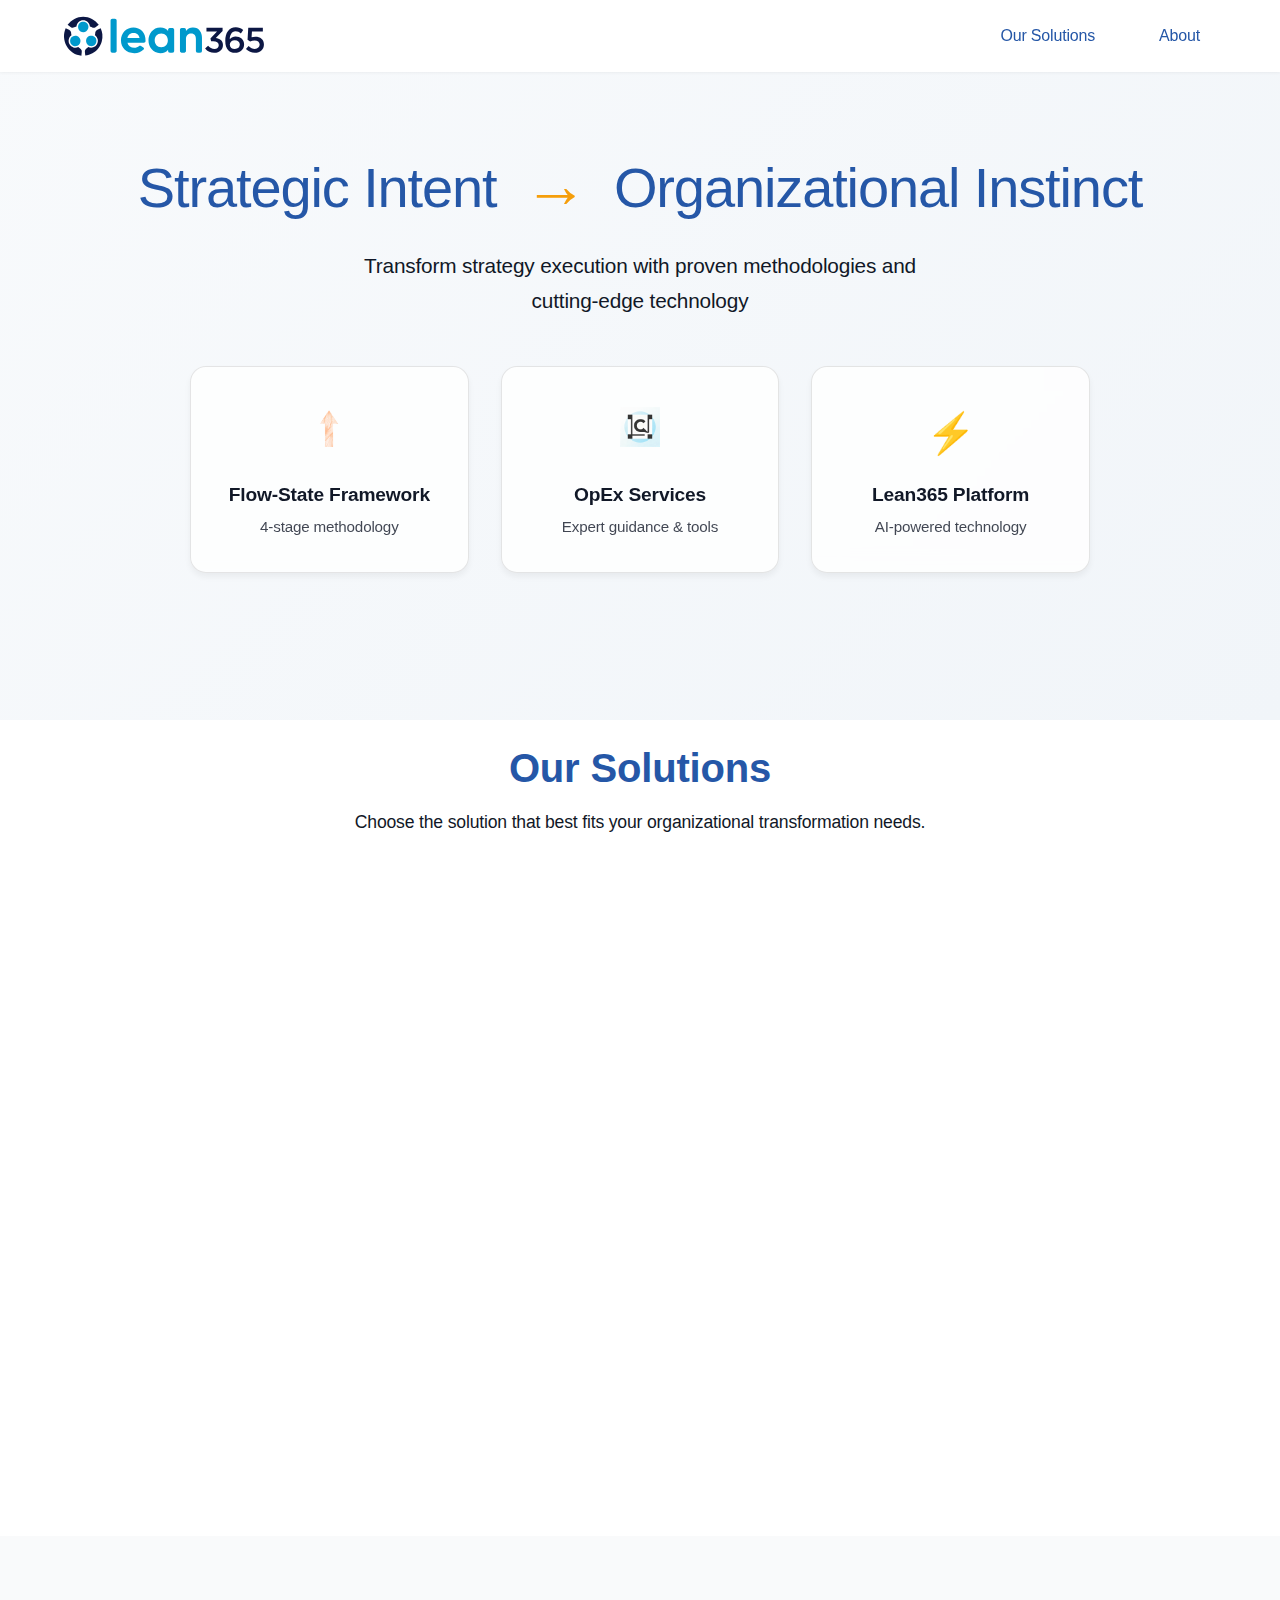
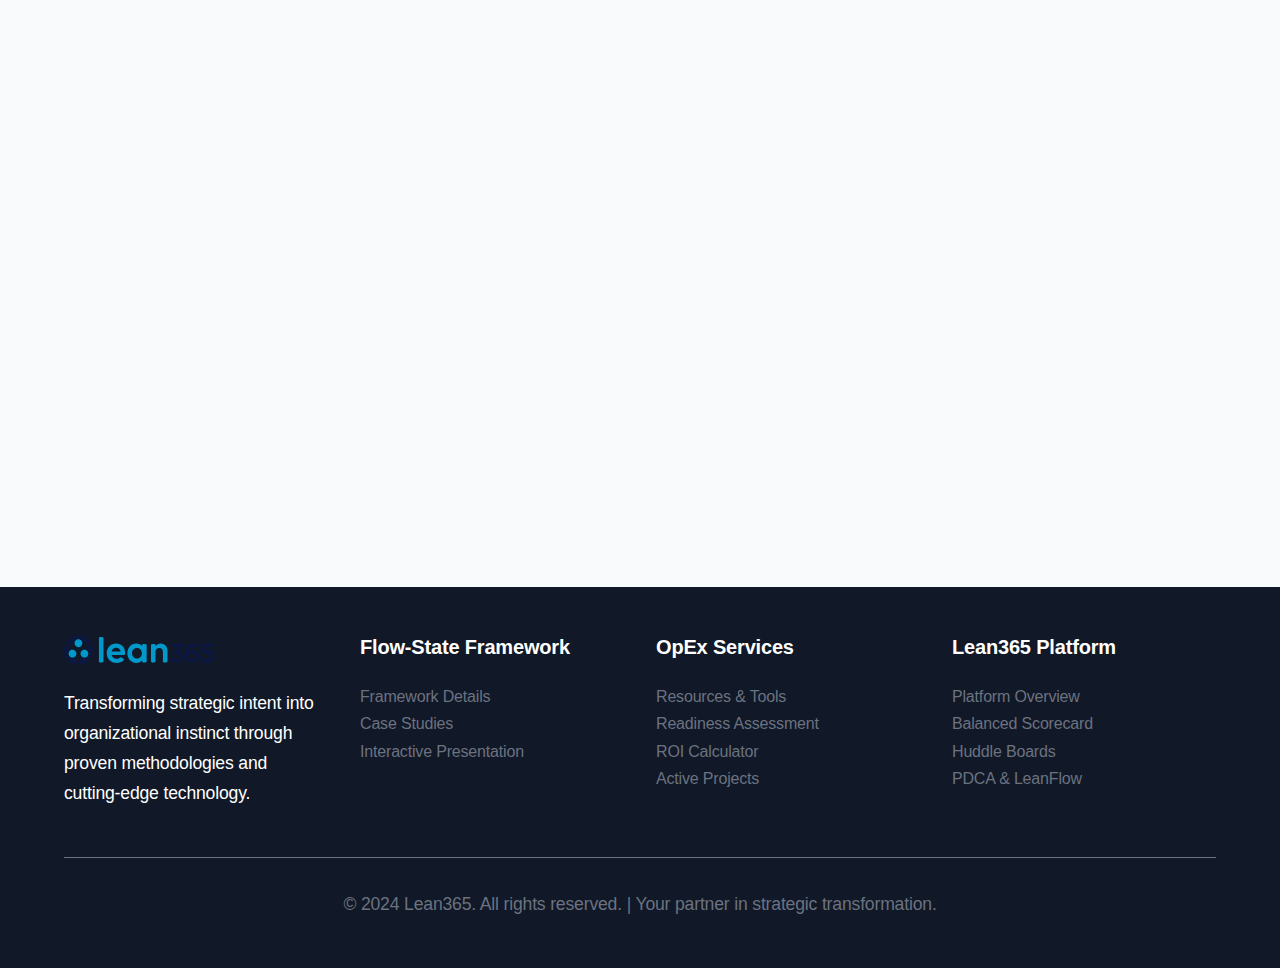
<file: Lean365_Solutions/index.html>
<!DOCTYPE html>
<html lang="en">
<head>
    <meta charset="UTF-8">
    <meta name="viewport" content="width=device-width, initial-scale=1.0">
    <title>Lean365 Solutions | Strategic Execution & Organizational Transformation</title>
    <meta name="description" content="Lean365 Solutions - Your hub for Flow-State Framework, OpEx services, and platform technology. Transform strategic intent into organizational instinct.">
    <meta name="keywords" content="Lean365, strategic execution, organizational transformation, Flow-State Framework, OpEx services, platform technology">
    <link rel="stylesheet" href="assets/css/style.css">
    <link rel="icon" type="image/svg+xml" href="assets/images/logo.svg">
</head>
<body>
    <!-- Header -->
    <header class="header">
        <div class="container">
            <div class="logo">
                <img src="assets/images/logo.svg" alt="Lean365 Logo">
            </div>
            <nav>
                <ul class="nav">
                    <li><a href="#services">Our Solutions</a></li>
                    <li><a href="#about">About</a></li>
                </ul>
            </nav>
        </div>
    </header>

    <!-- Hero Section -->
    <section class="hero">
        <div class="container">
            <div class="hero-content">
                <h1 class="hero-statement fade-in">Strategic Intent <span class="transform-arrow">→</span> Organizational Instinct</h1>
                <p class="hero-tagline fade-in">Transform strategy execution with proven methodologies and cutting-edge technology</p>
                
                <div class="hero-preview-cards">
                    <div class="preview-card fade-in" data-delay="100">
                        <div class="preview-icon">
                            <img src="FSF/FSF Presentation/images/flow.png" alt="Flow-State Framework" class="preview-image">
                        </div>
                        <h3>Flow-State Framework</h3>
                        <p>4-stage methodology</p>
                    </div>
                    <div class="preview-card fade-in" data-delay="200">
                        <div class="preview-icon">
                            <img src="assets/images/consult.png" alt="OpEx Services" class="preview-image">
                        </div>
                        <h3>OpEx Services</h3>
                        <p>Expert guidance & tools</p>
                    </div>
                    <div class="preview-card fade-in" data-delay="300">
                        <div class="preview-icon">⚡</div>
                        <h3>Lean365 Platform</h3>
                        <p>AI-powered technology</p>
                    </div>
                </div>
            </div>
        </div>
    </section>

    <!-- Services Section -->
    <section class="section" id="services">
        <div class="container">
            <div class="text-center mb-md">
                <h2 class="fade-in">Our Solutions</h2>
                <p class="fade-in" style="font-size: 1.1rem; margin-bottom: 1rem;">Choose the solution that best fits your organizational transformation needs.</p>
            </div>
            
            <div class="solutions-grid">
                <!-- Flow-State Framework -->
                <div class="solution-card fade-in">
                    <div class="solution-header">
                        <h3 class="solution-title">Flow-State Framework</h3>
                        <p class="solution-subtitle">Transform strategic intent into organizational instinct</p>
                    </div>
                    
                    <div class="solution-content">
                        <p class="solution-description">Our proven 4-stage methodology creates organizational muscle memory where strategic thinking becomes automatic and doing the right thing becomes second nature.</p>
                        
                        <div class="solution-meta">
                            <div class="meta-item">
                                <span class="meta-label">Methodology</span>
                                <span class="meta-value">4-Stage Framework</span>
                            </div>
                            <div class="meta-item">
                                <span class="meta-label">Success Rate</span>
                                <span class="meta-value">3x Higher</span>
                            </div>
                            <div class="meta-item">
                                <span class="meta-label">Implementation</span>
                                <span class="meta-value">90 Days</span>
                            </div>
                        </div>
                        
                        <div class="solution-actions">
                            <a href="FSF/FSF_Framework.html" class="action-link">Framework Details</a>
                            <a href="FSF/FSF_Casestudies.html" class="action-link">Case Studies</a>
                            <a href="FSF/FSF Presentation/Flow_State_Framework.html" class="action-link" target="_blank">Interactive Presentation</a>
                        </div>
                    </div>
                </div>
                
                <!-- OpEx Services -->
                <div class="solution-card fade-in">
                    <div class="solution-header">
                        <h3 class="solution-title">OpEx Services</h3>
                        <p class="solution-subtitle">Resources, assessments, and tools</p>
                    </div>
                    
                    <div class="solution-content">
                        <p class="solution-description">Access comprehensive resources and assessments for strategic transformation. Explore proven methodologies and frameworks for organizational excellence.</p>
                        
                        <div class="solution-meta">
                            <div class="meta-item">
                                <span class="meta-label">Tools Available</span>
                                <span class="meta-value">Readiness Assessment</span>
                            </div>
                            <div class="meta-item">
                                <span class="meta-label">ROI Analysis</span>
                                <span class="meta-value">Interactive Calculator</span>
                            </div>
                            <div class="meta-item">
                                <span class="meta-label">Project Tracking</span>
                                <span class="meta-value">Active Projects</span>
                            </div>
                        </div>
                        
                        <div class="solution-actions">
                            <a href="Consulting/resources.html" class="action-link">Explore Resources</a>
                            <a href="Consulting/projects.html" class="action-link">View Projects</a>
                            <a href="Consulting/Projects/Our_Approach_Presentation.html" class="action-link" target="_blank">Our Approach</a>
                        </div>
                    </div>
                </div>
                
                <!-- Lean365 Platform -->
                <div class="solution-card fade-in">
                    <div class="solution-header">
                        <h3 class="solution-title">Lean365 Platform</h3>
                        <p class="solution-subtitle">AI-powered technology platform</p>
                    </div>
                    
                    <div class="solution-content">
                        <p class="solution-description">Integrated technology platform that enables the Flow-State Framework with real-time performance tracking and continuous improvement capabilities.</p>
                        
                        <div class="solution-meta">
                            <div class="meta-item">
                                <span class="meta-label">Core Modules</span>
                                <span class="meta-value">5 Integrated Tools</span>
                            </div>
                            <div class="meta-item">
                                <span class="meta-label">Data Integration</span>
                                <span class="meta-value">Real-time Analytics</span>
                            </div>
                            <div class="meta-item">
                                <span class="meta-label">Scalability</span>
                                <span class="meta-value">Enterprise Ready</span>
                            </div>
                        </div>
                        
                        <div class="solution-actions">
                            <a href="Lean365_Platform/platform.html" class="action-link">Platform Details</a>
                        </div>
                    </div>
                </div>
            </div>
        </div>
    </section>

    <!-- About Section -->
    <section class="section section-alt" id="about">
        <div class="container">
            <div class="text-center mb-xl">
                <h2 class="fade-in">About Lean365 Solutions</h2>
                <p class="fade-in" style="font-size: 1.2rem; max-width: 800px; margin: 0 auto;">We believe that strategy doesn't fail because it's wrong—it fails because it never becomes instinct. Our mission is to help organizations transform strategic intent into organizational instinct through proven methodologies and cutting-edge technology.</p>
            </div>
            
            <div class="framework-visual">
                <div class="framework-stage fade-in">
                    <div class="stage-icon">🎯</div>
                    <h4>Our Mission</h4>
                    <p>Transform strategic execution from compliance-based to competence-based, making strategic thinking automatic rather than forced.</p>
                </div>
                
                <div class="framework-stage fade-in">
                    <div class="stage-icon">⚡</div>
                    <h4>Our Approach</h4>
                    <p>Combine proven methodologies with AI-powered technology to create sustainable organizational transformation.</p>
                </div>
                
                <div class="framework-stage fade-in">
                    <div class="stage-icon">📈</div>
                    <h4>Our Results</h4>
                    <p>40% faster strategic execution, 60% improvement in engagement, and 90 days to measurable results across industries.</p>
                </div>
            </div>
        </div>
    </section>


    <!-- Footer -->
    <footer class="footer">
        <div class="container">
            <div class="footer-content">
                <div>
                    <div class="logo mb-md">
                        <img src="assets/images/logo.svg" alt="Lean365 Logo" style="height: 30px;">
                    </div>
                    <p>Transforming strategic intent into organizational instinct through proven methodologies and cutting-edge technology.</p>
                </div>
                
                <div>
                    <h4>Flow-State Framework</h4>
                    <ul style="list-style: none;">
                        <li><a href="FSF/FSF_Framework.html">Framework Details</a></li>
                        <li><a href="FSF/FSF_Casestudies.html">Case Studies</a></li>
                        <li><a href="FSF/FSF Presentation/Flow_State_Framework.html" target="_blank">Interactive Presentation</a></li>
                    </ul>
                </div>
                
                <div>
                    <h4>OpEx Services</h4>
                    <ul style="list-style: none;">
                        <li><a href="Consulting/resources.html">Resources & Tools</a></li>
                        <li><a href="Consulting/resources.html#assessment">Readiness Assessment</a></li>
                        <li><a href="Consulting/resources.html#roi-calculator">ROI Calculator</a></li>
                        <li><a href="Consulting/projects.html">Active Projects</a></li>
                    </ul>
                </div>
                
                <div>
                    <h4>Lean365 Platform</h4>
                    <ul style="list-style: none;">
                        <li><a href="Lean365_Platform/platform.html">Platform Overview</a></li>
                        <li><a href="Lean365_Platform/platform.html#balanced-scorecard">Balanced Scorecard</a></li>
                        <li><a href="Lean365_Platform/platform.html#huddle-boards">Huddle Boards</a></li>
                        <li><a href="Lean365_Platform/platform.html#pdca">PDCA & LeanFlow</a></li>
                    </ul>
                </div>
            </div>
            
            <div class="footer-bottom">
                <p>&copy; 2024 Lean365. All rights reserved. | Your partner in strategic transformation.</p>
            </div>
        </div>
    </footer>

    <script src="assets/js/main.js"></script>
</body>
</html>
</file>
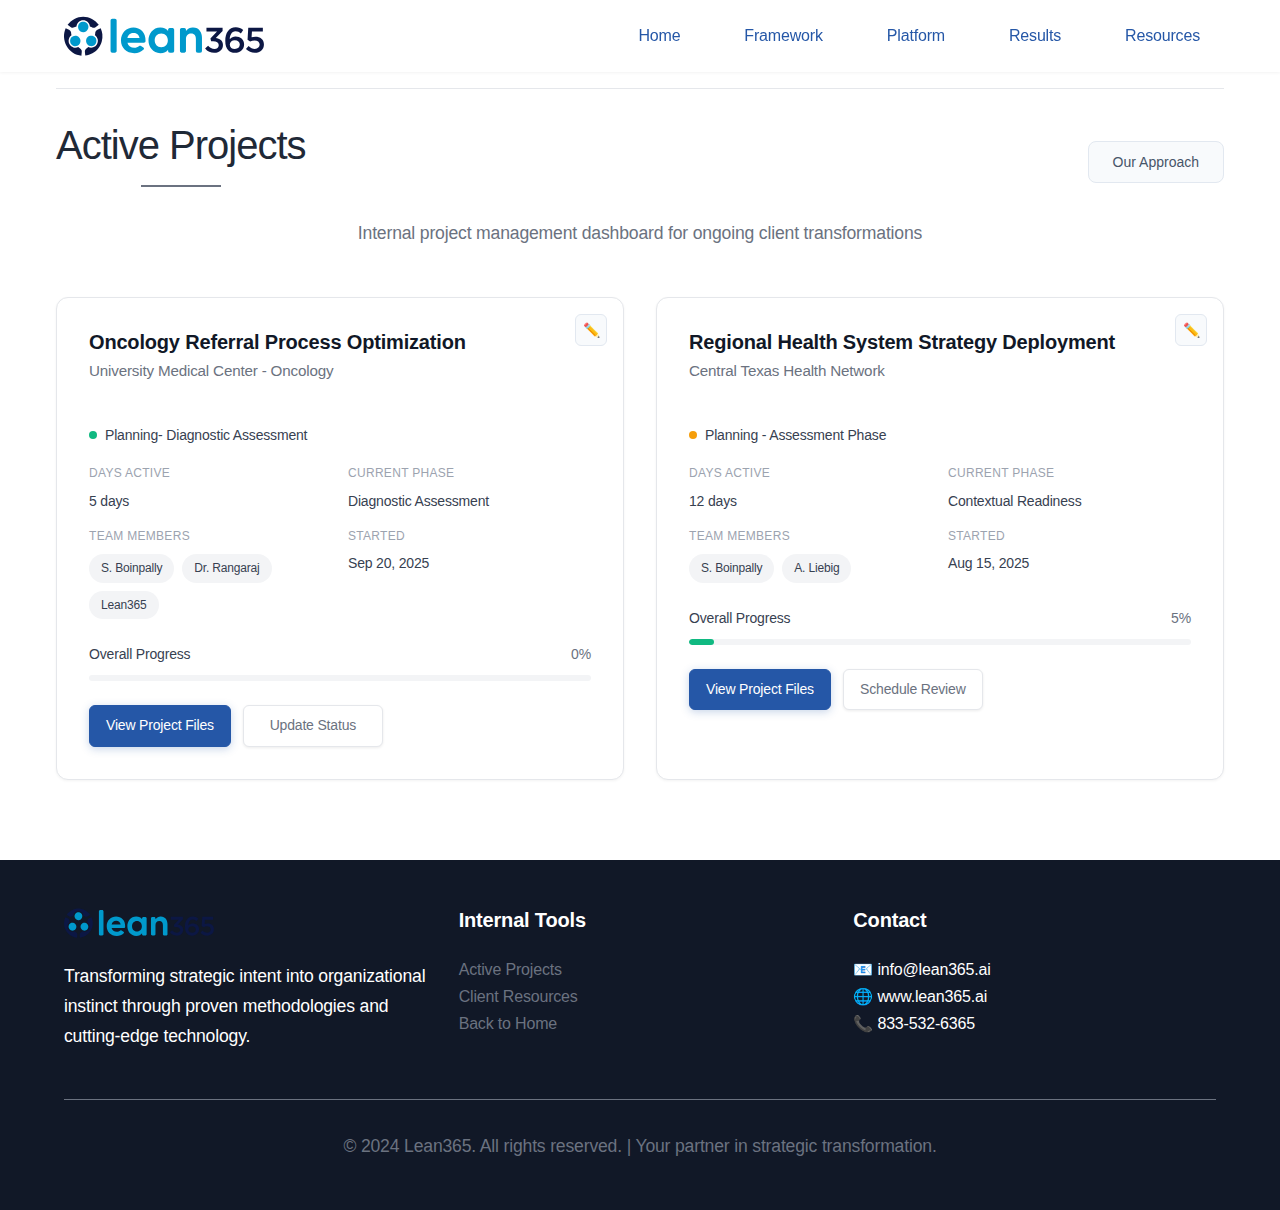
<file: Lean365_Solutions/Consulting/projects.html>
<!DOCTYPE html>
<html lang="en">
<head>
    <meta charset="UTF-8">
    <meta name="viewport" content="width=device-width, initial-scale=1.0">
    <title>Active Projects | Lean365 OpEx Services</title>
    <meta name="description" content="Internal project management dashboard for active Lean365 OpEx Services projects and strategic transformation initiatives.">
    <link rel="stylesheet" href="../assets/css/style.css">
    <link rel="icon" type="image/svg+xml" href="../assets/images/logo.svg">
    <style>
        /* Projects Dashboard Neutral Styling */
        .projects-container {
            max-width: 1200px;
            margin: 0 auto;
            padding: 2rem 1rem;
            font-family: -apple-system, BlinkMacSystemFont, 'Segoe UI', Roboto, 'Helvetica Neue', Arial, sans-serif;
        }
        
        .projects-header {
            margin-bottom: 3rem;
            text-align: center;
        }
        
        .projects-title {
            font-size: 2.5rem;
            font-weight: 300;
            color: #1f2937;
            margin-bottom: 0.5rem;
            letter-spacing: -0.025em;
        }
        
        .projects-title::after {
            content: '';
            display: block;
            width: 80px;
            height: 2px;
            background: #6b7280;
            margin: 1rem auto;
        }
        
        .projects-subtitle {
            color: #6b7280;
            font-size: 1.1rem;
            font-weight: 400;
        }
        
        .projects-grid {
            display: grid;
            grid-template-columns: repeat(auto-fit, minmax(400px, 1fr));
            gap: 2rem;
            margin-bottom: 3rem;
        }
        
        .project-card {
            background: #ffffff;
            border: 1px solid #e5e7eb;
            border-radius: 12px;
            padding: 2rem;
            box-shadow: 0 1px 3px rgba(0, 0, 0, 0.05);
            transition: all 0.2s ease;
            position: relative;
            overflow: hidden;
        }
        
        .project-card:hover {
            box-shadow: 0 4px 12px rgba(0, 0, 0, 0.1);
            border-color: #d1d5db;
        }
        
        .project-header {
            display: flex;
            justify-content: between;
            align-items: flex-start;
            margin-bottom: 1.5rem;
        }
        
        .project-title {
            font-size: 1.25rem;
            font-weight: 600;
            color: #111827;
            margin-bottom: 0.25rem;
        }
        
        .project-client {
            font-size: 0.95rem;
            color: #6b7280;
            font-weight: 400;
        }
        
        .project-status {
            display: flex;
            align-items: center;
            gap: 0.5rem;
            margin-bottom: 1rem;
        }
        
        .status-dot {
            width: 8px;
            height: 8px;
            border-radius: 50%;
        }
        
        .status-active { background: #10b981; }
        .status-planning { background: #f59e0b; }
        .status-review { background: #3b82f6; }
        .status-completed { background: #6b7280; }
        
        .status-text {
            font-size: 0.875rem;
            color: #374151;
            font-weight: 500;
        }
        
        .project-meta {
            display: grid;
            grid-template-columns: 1fr 1fr;
            gap: 1rem;
            margin-bottom: 1.5rem;
        }
        
        .meta-item {
            display: flex;
            flex-direction: column;
            gap: 0.25rem;
        }
        
        .meta-label {
            font-size: 0.75rem;
            color: #9ca3af;
            text-transform: uppercase;
            letter-spacing: 0.025em;
            font-weight: 500;
        }
        
        .meta-value {
            font-size: 0.875rem;
            color: #374151;
            font-weight: 500;
        }
        
        .team-members {
            display: flex;
            gap: 0.5rem;
            flex-wrap: wrap;
        }
        
        .team-member {
            background: #f3f4f6;
            color: #374151;
            padding: 0.25rem 0.75rem;
            border-radius: 20px;
            font-size: 0.75rem;
            font-weight: 500;
        }
        
        .progress-section {
            margin-bottom: 1.5rem;
        }
        
        .progress-header {
            display: flex;
            justify-content: space-between;
            align-items: center;
            margin-bottom: 0.5rem;
        }
        
        .progress-label {
            font-size: 0.875rem;
            color: #374151;
            font-weight: 500;
        }
        
        .progress-percentage {
            font-size: 0.875rem;
            color: #6b7280;
            font-weight: 500;
        }
        
        .progress-bar {
            width: 100%;
            height: 6px;
            background: #f3f4f6;
            border-radius: 3px;
            overflow: hidden;
        }
        
        .progress-fill {
            height: 100%;
            background: #10b981;
            border-radius: 3px;
            transition: width 0.3s ease;
        }
        
        .project-actions {
            display: flex;
            gap: 0.75rem;
        }
        
        .action-link {
            font-size: 0.875rem;
            color: #6b7280;
            text-decoration: none;
            padding: 0.5rem 1rem;
            border: 1px solid #e5e7eb;
            border-radius: 6px;
            transition: all 0.2s ease;
            font-weight: 500;
        }
        
        .action-link:hover {
            color: #374151;
            border-color: #d1d5db;
            background: #f9fafb;
        }
        
        .action-primary {
            background: #f8fafc;
            color: #1e40af;
            border-color: #dbeafe;
        }
        
        .action-primary:hover {
            background: #eff6ff;
            border-color: #bfdbfe;
        }
        
        /* Responsive Design */
        @media (max-width: 768px) {
            .projects-grid {
                grid-template-columns: 1fr;
                gap: 1.5rem;
            }
            
            .project-card {
                padding: 1.5rem;
            }
            
            .projects-title {
                font-size: 2rem;
            }
            
            .project-meta {
                grid-template-columns: 1fr;
                gap: 0.75rem;
            }
            
            .project-actions {
                flex-direction: column;
            }
        }
        
        /* Back to top navigation */
        .back-nav {
            margin-bottom: 2rem;
            padding: 1rem 0;
            border-bottom: 1px solid #e5e7eb;
        }
        
        .back-link {
            color: #6b7280;
            text-decoration: none;
            font-size: 0.875rem;
            display: flex;
            align-items: center;
            gap: 0.5rem;
            font-weight: 500;
        }
        
        .back-link:hover {
            color: #374151;
        }
        
        /* Methodology Button Styling */
        .methodology-button {
            background: #f8fafc;
            border: 1px solid #e2e8f0;
            color: #475569;
            padding: 0.75rem 1.5rem;
            border-radius: 8px;
            font-size: 0.875rem;
            font-weight: 500;
            cursor: pointer;
            transition: all 0.2s ease;
            font-family: inherit;
        }
        
        .methodology-button:hover {
            background: #f1f5f9;
            border-color: #cbd5e1;
            color: #334155;
        }
        
        /* Sidebar Panel Styling */
        .sidebar-overlay {
            position: fixed;
            top: 0;
            left: 0;
            width: 100%;
            height: 100%;
            background: rgba(0, 0, 0, 0.5);
            z-index: 1000;
            opacity: 0;
            visibility: hidden;
            transition: all 0.3s ease;
        }
        
        .sidebar-overlay.active {
            opacity: 1;
            visibility: visible;
        }
        
        .sidebar-panel {
            position: fixed;
            top: 0;
            right: -600px;
            width: 600px;
            height: 100%;
            background: white;
            box-shadow: -2px 0 10px rgba(0, 0, 0, 0.1);
            z-index: 1001;
            transition: right 0.3s ease;
            overflow-y: auto;
        }
        
        .sidebar-panel.active {
            right: 0;
        }
        
        .sidebar-header {
            padding: 2rem 2rem 1rem 2rem;
            border-bottom: 1px solid #e5e7eb;
            position: sticky;
            top: 0;
            background: white;
            z-index: 10;
        }
        
        .sidebar-title {
            font-size: 1.5rem;
            font-weight: 600;
            color: #111827;
            margin-bottom: 0.5rem;
        }
        
        .sidebar-subtitle {
            color: #6b7280;
            font-size: 0.875rem;
            margin-bottom: 1rem;
        }
        
        .sidebar-close {
            position: absolute;
            top: 1.5rem;
            right: 1.5rem;
            background: none;
            border: none;
            font-size: 1.5rem;
            color: #6b7280;
            cursor: pointer;
            width: 32px;
            height: 32px;
            display: flex;
            align-items: center;
            justify-content: center;
            border-radius: 4px;
            transition: all 0.2s ease;
        }
        
        .sidebar-close:hover {
            background: #f3f4f6;
            color: #374151;
        }
        
        .sidebar-content {
            padding: 0 2rem 2rem 2rem;
        }
        
        /* Timeline Styling */
        .timeline-container {
            margin-top: 1.5rem;
        }
        
        .phase-item {
            border: 1px solid #e5e7eb;
            border-radius: 8px;
            margin-bottom: 1rem;
            overflow: hidden;
            transition: all 0.2s ease;
        }
        
        .phase-item:hover {
            border-color: #d1d5db;
        }
        
        .phase-header {
            padding: 1.5rem;
            background: #f9fafb;
            cursor: pointer;
            display: flex;
            justify-content: space-between;
            align-items: center;
            border-bottom: 1px solid #e5e7eb;
        }
        
        .phase-header:hover {
            background: #f3f4f6;
        }
        
        .phase-title {
            font-weight: 600;
            color: #111827;
            font-size: 1rem;
        }
        
        .phase-timeline {
            font-size: 0.875rem;
            color: #6b7280;
            margin-top: 0.25rem;
        }
        
        .phase-toggle {
            font-size: 1.25rem;
            color: #6b7280;
            transition: transform 0.2s ease;
        }
        
        .phase-item.expanded .phase-toggle {
            transform: rotate(180deg);
        }
        
        .phase-content {
            display: none;
            padding: 1.5rem;
            background: white;
        }
        
        .phase-item.expanded .phase-content {
            display: block;
        }
        
        .activities-section, .deliverables-section {
            margin-bottom: 1.5rem;
        }
        
        .activities-section:last-child, .deliverables-section:last-child {
            margin-bottom: 0;
        }
        
        .section-title {
            font-weight: 600;
            color: #374151;
            font-size: 0.875rem;
            margin-bottom: 0.75rem;
            text-transform: uppercase;
            letter-spacing: 0.025em;
        }
        
        .activity-list, .deliverable-list {
            list-style: none;
            padding: 0;
            margin: 0;
        }
        
        .activity-item, .deliverable-item {
            padding: 0.5rem 0;
            border-bottom: 1px solid #f3f4f6;
            font-size: 0.875rem;
            color: #4b5563;
            display: flex;
            align-items: flex-start;
            gap: 0.75rem;
        }
        
        .activity-item:last-child, .deliverable-item:last-child {
            border-bottom: none;
        }
        
        .activity-icon, .deliverable-icon {
            width: 6px;
            height: 6px;
            border-radius: 50%;
            background: #10b981;
            margin-top: 0.5rem;
            flex-shrink: 0;
        }
        
        .deliverable-icon {
            background: #3b82f6;
        }
        
        /* Responsive sidebar */
        @media (max-width: 768px) {
            .sidebar-panel {
                width: 100%;
                right: -100%;
            }
        }
        
        /* Project Card Editing Styles */
        .project-card.editing {
            border-color: #3b82f6;
            box-shadow: 0 4px 12px rgba(59, 130, 246, 0.15);
        }
        
        .project-card.editing::before {
            content: '';
            position: absolute;
            top: 0;
            left: 0;
            right: 0;
            height: 3px;
            background: #3b82f6;
        }
        
        .edit-form-group {
            margin-bottom: 1rem;
        }
        
        .edit-label {
            display: block;
            font-size: 0.75rem;
            color: #6b7280;
            margin-bottom: 0.25rem;
            font-weight: 500;
            text-transform: uppercase;
            letter-spacing: 0.025em;
        }
        
        .edit-input, .edit-select, .edit-textarea {
            width: 100%;
            padding: 0.5rem;
            border: 1px solid #d1d5db;
            border-radius: 4px;
            font-size: 0.875rem;
            font-family: inherit;
            background: white;
            transition: border-color 0.2s ease;
        }
        
        .edit-input:focus, .edit-select:focus, .edit-textarea:focus {
            outline: none;
            border-color: #3b82f6;
            box-shadow: 0 0 0 3px rgba(59, 130, 246, 0.1);
        }
        
        .edit-input.title {
            font-size: 1.25rem;
            font-weight: 600;
            color: #111827;
        }
        
        .edit-input.client {
            font-size: 0.95rem;
            color: #6b7280;
        }
        
        .edit-textarea {
            min-height: 60px;
            resize: vertical;
        }
        
        .team-members-edit {
            display: flex;
            flex-wrap: wrap;
            gap: 0.5rem;
            margin-bottom: 0.5rem;
        }
        
        .team-member-edit {
            background: #f3f4f6;
            color: #374151;
            padding: 0.25rem 0.75rem;
            border-radius: 20px;
            font-size: 0.75rem;
            font-weight: 500;
            display: flex;
            align-items: center;
            gap: 0.5rem;
        }
        
        .remove-member {
            background: none;
            border: none;
            color: #6b7280;
            cursor: pointer;
            padding: 0;
            width: 16px;
            height: 16px;
            border-radius: 50%;
            display: flex;
            align-items: center;
            justify-content: center;
            font-size: 12px;
        }
        
        .remove-member:hover {
            background: #e5e7eb;
            color: #374151;
        }
        
        .add-member-input {
            flex: 1;
            min-width: 120px;
            padding: 0.25rem 0.5rem;
            border: 1px solid #d1d5db;
            border-radius: 12px;
            font-size: 0.75rem;
        }
        
        .progress-edit {
            display: flex;
            align-items: center;
            gap: 1rem;
        }
        
        .progress-slider {
            flex: 1;
            height: 6px;
            background: #f3f4f6;
            border-radius: 3px;
            outline: none;
            -webkit-appearance: none;
        }
        
        .progress-slider::-webkit-slider-thumb {
            -webkit-appearance: none;
            width: 18px;
            height: 18px;
            background: #10b981;
            border-radius: 50%;
            cursor: pointer;
        }
        
        .progress-slider::-moz-range-thumb {
            width: 18px;
            height: 18px;
            background: #10b981;
            border-radius: 50%;
            cursor: pointer;
            border: none;
        }
        
        .edit-actions {
            display: flex;
            gap: 0.75rem;
            margin-top: 1rem;
            padding-top: 1rem;
            border-top: 1px solid #e5e7eb;
        }
        
        .edit-btn {
            padding: 0.5rem 1rem;
            border-radius: 6px;
            font-size: 0.875rem;
            font-weight: 500;
            cursor: pointer;
            transition: all 0.2s ease;
            border: 1px solid;
        }
        
        .edit-btn-save {
            background: #3b82f6;
            color: white;
            border-color: #3b82f6;
        }
        
        .edit-btn-save:hover {
            background: #2563eb;
            border-color: #2563eb;
        }
        
        .edit-btn-cancel {
            background: white;
            color: #6b7280;
            border-color: #d1d5db;
        }
        
        .edit-btn-cancel:hover {
            background: #f9fafb;
            color: #374151;
            border-color: #9ca3af;
        }
        
        .edit-indicator {
            position: absolute;
            top: 1rem;
            right: 1rem;
            background: #3b82f6;
            color: white;
            padding: 0.25rem 0.5rem;
            border-radius: 4px;
            font-size: 0.75rem;
            font-weight: 500;
        }
        
        /* Edit Button Styles */
        .edit-button {
            position: absolute;
            top: 1rem;
            right: 1rem;
            background: #f8fafc;
            border: 1px solid #e2e8f0;
            color: #64748b;
            width: 32px;
            height: 32px;
            border-radius: 6px;
            display: flex;
            align-items: center;
            justify-content: center;
            cursor: pointer;
            transition: all 0.2s ease;
            font-size: 14px;
            z-index: 5;
        }
        
        .edit-button:hover {
            background: #f1f5f9;
            border-color: #cbd5e1;
            color: #475569;
            transform: translateY(-1px);
            box-shadow: 0 2px 4px rgba(0, 0, 0, 0.1);
        }
        
        .edit-button:active {
            transform: translateY(0);
        }
        
        .project-card.editing .edit-button {
            display: none;
        }
    </style>
</head>
<body>
    <!-- Header -->
    <header class="header">
        <div class="container">
            <div class="logo">
                <img src="../assets/images/logo.svg" alt="Lean365 Logo">
            </div>
            <nav>
                <ul class="nav">
                    <li><a href="../index.html">Home</a></li>
                    <li><a href="../FSF/FSF_Framework.html">Framework</a></li>
                    <li><a href="../Lean365_Platform/platform.html">Platform</a></li>
                    <li><a href="../FSF/FSF_Casestudies.html">Results</a></li>
                    <li><a href="resources.html">Resources</a></li>
                </ul>
            </nav>
        </div>
    </header>

    <!-- Main Content -->
    <main class="projects-container">
        <div class="back-nav">
            <a href="../index.html#services" class="back-link">
                ← Back to OpEx Services
            </a>
        </div>
        
        <div class="projects-header">
            <div style="display: flex; justify-content: space-between; align-items: center; margin-bottom: 1rem;">
                <h1 class="projects-title" style="margin-bottom: 0;">Active Projects</h1>
                <button id="methodology-btn" class="methodology-button">Our Approach</button>
            </div>
            <p class="projects-subtitle">Internal project management dashboard for ongoing client transformations</p>
        </div>
        
        <div class="projects-grid">
            <!-- Onc_UMC Project -->
            <div class="project-card" data-project-id="onc_umc">
                <button class="edit-button" title="Edit Project">✏️</button>
                <div class="project-header">
                    <div>
                        <h3 class="project-title">Oncology Referral Process Optimization</h3>
                        <p class="project-client">University Medical Center - Oncology</p>
                    </div>
                </div>
                
                <div class="project-status">
                    <div class="status-dot status-active"></div>
                    <span class="status-text">Planning- Diagnostic Assessment</span>
                </div>
                
                <div class="project-meta">
                    <div class="meta-item">
                        <span class="meta-label">Days Active</span>
                        <span class="meta-value">5 days</span>
                    </div>
                    <div class="meta-item">
                        <span class="meta-label">Current Phase</span>
                        <span class="meta-value">Diagnostic Assessment</span>
                    </div>
                    <div class="meta-item">
                        <span class="meta-label">Team Members</span>
                        <div class="team-members">
                            <span class="team-member">S. Boinpally</span>
                            <span class="team-member">Dr. Rangaraj</span>
                            <span class="team-member">Lean365</span>
                        </div>
                    </div>
                    <div class="meta-item">
                        <span class="meta-label">Started</span>
                        <span class="meta-value">Sep 20, 2025</span>
                    </div>
                </div>
                
                <div class="progress-section">
                    <div class="progress-header">
                        <span class="progress-label">Overall Progress</span>
                        <span class="progress-percentage">0%</span>
                    </div>
                    <div class="progress-bar">
                        <div class="progress-fill" style="width: 0%;"></div>
                    </div>
                </div>
                
                <div class="project-actions">
                    <a href="../Consulting/Projects/Onc_UMC/" class="action-link action-primary">View Project Files</a>
                    <a href="#" class="action-link">Update Status</a>
                </div>
            </div>
            
            <!-- Regional Health System Project -->
            <div class="project-card" data-project-id="regional_health">
                <button class="edit-button" title="Edit Project">✏️</button>
                <div class="project-header">
                    <div>
                        <h3 class="project-title">Regional Health System Strategy Deployment</h3>
                        <p class="project-client">Central Texas Health Network</p>
                    </div>
                </div>
                
                <div class="project-status">
                    <div class="status-dot status-planning"></div>
                    <span class="status-text">Planning - Assessment Phase</span>
                </div>
                
                <div class="project-meta">
                    <div class="meta-item">
                        <span class="meta-label">Days Active</span>
                        <span class="meta-value">12 days</span>
                    </div>
                    <div class="meta-item">
                        <span class="meta-label">Current Phase</span>
                        <span class="meta-value">Contextual Readiness</span>
                    </div>
                    <div class="meta-item">
                        <span class="meta-label">Team Members</span>
                        <div class="team-members">
                            <span class="team-member">S. Boinpally</span>
                            <span class="team-member">A. Liebig</span>
                        </div>
                    </div>
                    <div class="meta-item">
                        <span class="meta-label">Started</span>
                        <span class="meta-value">Aug 15, 2025</span>
                    </div>
                </div>
                
                <div class="progress-section">
                    <div class="progress-header">
                        <span class="progress-label">Overall Progress</span>
                        <span class="progress-percentage">5%</span>
                    </div>
                    <div class="progress-bar">
                        <div class="progress-fill" style="width: 5%;"></div>
                    </div>
                </div>
                
                <div class="project-actions">
                    <a href="#" class="action-link action-primary">View Project Files</a>
                    <a href="#" class="action-link">Schedule Review</a>
                </div>
            </div>
        </div>
    </main>

    <!-- Footer -->
    <footer class="footer">
        <div class="container">
            <div class="footer-content">
                <div>
                    <div class="logo mb-md">
                        <img src="../assets/images/logo.svg" alt="Lean365 Logo" style="height: 30px;">
                    </div>
                    <p>Transforming strategic intent into organizational instinct through proven methodologies and cutting-edge technology.</p>
                </div>
                
                <div>
                    <h4>Internal Tools</h4>
                    <ul style="list-style: none;">
                        <li><a href="projects.html">Active Projects</a></li>
                        <li><a href="resources.html">Client Resources</a></li>
                        <li><a href="../index.html">Back to Home</a></li>
                    </ul>
                </div>
                
                <div>
                    <h4>Contact</h4>
                    <ul style="list-style: none;">
                        <li>📧 info@lean365.ai</li>
                        <li>🌐 www.lean365.ai</li>
                        <li>📞 833-532-6365</li>
                    </ul>
                </div>
            </div>
            
            <div class="footer-bottom">
                <p>&copy; 2024 Lean365. All rights reserved. | Your partner in strategic transformation.</p>
            </div>
        </div>
    </footer>

    <!-- Methodology Sidebar -->
    <div class="sidebar-overlay" id="sidebar-overlay">
        <div class="sidebar-panel" id="sidebar-panel">
            <div class="sidebar-header">
                <div>
                    <h2 class="sidebar-title">Our Approach</h2>
                    <p class="sidebar-subtitle">6-Phase Healthcare Process Improvement Methodology</p>
                </div>
                <button class="sidebar-close" id="sidebar-close">&times;</button>
            </div>
            
            <div class="sidebar-content">
                <div class="timeline-container">
                    <!-- Phase 1 -->
                    <div class="phase-item" data-phase="1">
                        <div class="phase-header">
                            <div>
                                <div class="phase-title">Phase 1: Kickoff & Diagnostic Assessment</div>
                                <div class="phase-timeline">Month 1</div>
                            </div>
                            <span class="phase-toggle">▼</span>
                        </div>
                        <div class="phase-content">
                            <div class="activities-section">
                                <h4 class="section-title">Key Activities</h4>
                                <ul class="activity-list">
                                    <li class="activity-item">
                                        <div class="activity-icon"></div>
                                        <div>Conduct project kickoff with leadership and stakeholders</div>
                                    </li>
                                    <li class="activity-item">
                                        <div class="activity-icon"></div>
                                        <div>Map current process using LeanFlow methodology</div>
                                    </li>
                                    <li class="activity-item">
                                        <div class="activity-icon"></div>
                                        <div>Collect baseline performance data and metrics</div>
                                    </li>
                                    <li class="activity-item">
                                        <div class="activity-icon"></div>
                                        <div>Identify initial pain points and quick wins</div>
                                    </li>
                                </ul>
                            </div>
                            <div class="deliverables-section">
                                <h4 class="section-title">Key Deliverables</h4>
                                <ul class="deliverable-list">
                                    <li class="deliverable-item">
                                        <div class="deliverable-icon"></div>
                                        <div>Project Charter & Scope Document</div>
                                    </li>
                                    <li class="deliverable-item">
                                        <div class="deliverable-icon"></div>
                                        <div>Current-state process map</div>
                                    </li>
                                    <li class="deliverable-item">
                                        <div class="deliverable-icon"></div>
                                        <div>Baseline metrics dashboard</div>
                                    </li>
                                    <li class="deliverable-item">
                                        <div class="deliverable-icon"></div>
                                        <div>Stakeholder analysis</div>
                                    </li>
                                </ul>
                            </div>
                        </div>
                    </div>

                    <!-- Phase 2 -->
                    <div class="phase-item" data-phase="2">
                        <div class="phase-header">
                            <div>
                                <div class="phase-title">Phase 2: Data Analysis & Root Cause Identification</div>
                                <div class="phase-timeline">Month 1-2</div>
                            </div>
                            <span class="phase-toggle">▼</span>
                        </div>
                        <div class="phase-content">
                            <div class="activities-section">
                                <h4 class="section-title">Key Activities</h4>
                                <ul class="activity-list">
                                    <li class="activity-item">
                                        <div class="activity-icon"></div>
                                        <div>Analyze performance data and quantify gaps</div>
                                    </li>
                                    <li class="activity-item">
                                        <div class="activity-icon"></div>
                                        <div>Calculate current gaps and business impact</div>
                                    </li>
                                    <li class="activity-item">
                                        <div class="activity-icon"></div>
                                        <div>Conduct staff interviews and workshops</div>
                                    </li>
                                    <li class="activity-item">
                                        <div class="activity-icon"></div>
                                        <div>Use PDCA framework for root cause analysis</div>
                                    </li>
                                </ul>
                            </div>
                            <div class="deliverables-section">
                                <h4 class="section-title">Key Deliverables</h4>
                                <ul class="deliverable-list">
                                    <li class="deliverable-item">
                                        <div class="deliverable-icon"></div>
                                        <div>Performance Gap Diagnostic Report</div>
                                    </li>
                                    <li class="deliverable-item">
                                        <div class="deliverable-icon"></div>
                                        <div>Prioritized improvement opportunities</div>
                                    </li>
                                    <li class="deliverable-item">
                                        <div class="deliverable-icon"></div>
                                        <div>Baseline Balanced Scorecard setup</div>
                                    </li>
                                </ul>
                            </div>
                        </div>
                    </div>

                    <!-- Phase 3 -->
                    <div class="phase-item" data-phase="3">
                        <div class="phase-header">
                            <div>
                                <div class="phase-title">Phase 3: Improvement Planning & Design</div>
                                <div class="phase-timeline">Month 2</div>
                            </div>
                            <span class="phase-toggle">▼</span>
                        </div>
                        <div class="phase-content">
                            <div class="activities-section">
                                <h4 class="section-title">Key Activities</h4>
                                <ul class="activity-list">
                                    <li class="activity-item">
                                        <div class="activity-icon"></div>
                                        <div>Solution brainstorming workshops with stakeholders</div>
                                    </li>
                                    <li class="activity-item">
                                        <div class="activity-icon"></div>
                                        <div>Design future-state process flows</div>
                                    </li>
                                    <li class="activity-item">
                                        <div class="activity-icon"></div>
                                        <div>Prioritize interventions by impact and effort</div>
                                    </li>
                                    <li class="activity-item">
                                        <div class="activity-icon"></div>
                                        <div>Develop detailed implementation plan</div>
                                    </li>
                                </ul>
                            </div>
                            <div class="deliverables-section">
                                <h4 class="section-title">Key Deliverables</h4>
                                <ul class="deliverable-list">
                                    <li class="deliverable-item">
                                        <div class="deliverable-icon"></div>
                                        <div>Future-state process map</div>
                                    </li>
                                    <li class="deliverable-item">
                                        <div class="deliverable-icon"></div>
                                        <div>Implementation roadmap</div>
                                    </li>
                                    <li class="deliverable-item">
                                        <div class="deliverable-icon"></div>
                                        <div>Updated SOPs in LeanFlow</div>
                                    </li>
                                    <li class="deliverable-item">
                                        <div class="deliverable-icon"></div>
                                        <div>Training materials and communication plan</div>
                                    </li>
                                </ul>
                            </div>
                        </div>
                    </div>

                    <!-- Phase 4 -->
                    <div class="phase-item" data-phase="4">
                        <div class="phase-header">
                            <div>
                                <div class="phase-title">Phase 4: Implementation of Interventions</div>
                                <div class="phase-timeline">Months 3-4</div>
                            </div>
                            <span class="phase-toggle">▼</span>
                        </div>
                        <div class="phase-content">
                            <div class="activities-section">
                                <h4 class="section-title">Key Activities</h4>
                                <ul class="activity-list">
                                    <li class="activity-item">
                                        <div class="activity-icon"></div>
                                        <div>Execute improvement interventions</div>
                                    </li>
                                    <li class="activity-item">
                                        <div class="activity-icon"></div>
                                        <div>Train staff on new processes and procedures</div>
                                    </li>
                                    <li class="activity-item">
                                        <div class="activity-icon"></div>
                                        <div>Initiate daily huddles using Huddle Boards</div>
                                    </li>
                                    <li class="activity-item">
                                        <div class="activity-icon"></div>
                                        <div>Begin Leadership Rounding practices</div>
                                    </li>
                                    <li class="activity-item">
                                        <div class="activity-icon"></div>
                                        <div>Track progress via Balanced Scorecard</div>
                                    </li>
                                </ul>
                            </div>
                            <div class="deliverables-section">
                                <h4 class="section-title">Key Deliverables</h4>
                                <ul class="deliverable-list">
                                    <li class="deliverable-item">
                                        <div class="deliverable-icon"></div>
                                        <div>New processes deployed and operational</div>
                                    </li>
                                    <li class="deliverable-item">
                                        <div class="deliverable-icon"></div>
                                        <div>Staff trained and engaged</div>
                                    </li>
                                    <li class="deliverable-item">
                                        <div class="deliverable-icon"></div>
                                        <div>Lean365 tools active and functioning</div>
                                    </li>
                                    <li class="deliverable-item">
                                        <div class="deliverable-icon"></div>
                                        <div>Initial improvement data captured</div>
                                    </li>
                                </ul>
                            </div>
                        </div>
                    </div>

                    <!-- Phase 5 -->
                    <div class="phase-item" data-phase="5">
                        <div class="phase-header">
                            <div>
                                <div class="phase-title">Phase 5: Performance Monitoring & Adjustment</div>
                                <div class="phase-timeline">Month 5</div>
                            </div>
                            <span class="phase-toggle">▼</span>
                        </div>
                        <div class="phase-content">
                            <div class="activities-section">
                                <h4 class="section-title">Key Activities</h4>
                                <ul class="activity-list">
                                    <li class="activity-item">
                                        <div class="activity-icon"></div>
                                        <div>Monitor performance via Balanced Scorecard</div>
                                    </li>
                                    <li class="activity-item">
                                        <div class="activity-icon"></div>
                                        <div>Continue daily huddles and team engagement</div>
                                    </li>
                                    <li class="activity-item">
                                        <div class="activity-icon"></div>
                                        <div>Apply PDCA problem-solving for emerging issues</div>
                                    </li>
                                    <li class="activity-item">
                                        <div class="activity-icon"></div>
                                        <div>Conduct bi-weekly progress reviews</div>
                                    </li>
                                </ul>
                            </div>
                            <div class="deliverables-section">
                                <h4 class="section-title">Key Deliverables</h4>
                                <ul class="deliverable-list">
                                    <li class="deliverable-item">
                                        <div class="deliverable-icon"></div>
                                        <div>Monthly performance reports</div>
                                    </li>
                                    <li class="deliverable-item">
                                        <div class="deliverable-icon"></div>
                                        <div>PDCA adjustment logs</div>
                                    </li>
                                    <li class="deliverable-item">
                                        <div class="deliverable-icon"></div>
                                        <div>Coaching sessions completed</div>
                                    </li>
                                </ul>
                            </div>
                        </div>
                    </div>

                    <!-- Phase 6 -->
                    <div class="phase-item" data-phase="6">
                        <div class="phase-header">
                            <div>
                                <div class="phase-title">Phase 6: Sustainment & Project Closure</div>
                                <div class="phase-timeline">Month 6</div>
                            </div>
                            <span class="phase-toggle">▼</span>
                        </div>
                        <div class="phase-content">
                            <div class="activities-section">
                                <h4 class="section-title">Key Activities</h4>
                                <ul class="activity-list">
                                    <li class="activity-item">
                                        <div class="activity-icon"></div>
                                        <div>Develop formal sustainability plan</div>
                                    </li>
                                    <li class="activity-item">
                                        <div class="activity-icon"></div>
                                        <div>Finalize all process documentation in LeanFlow</div>
                                    </li>
                                    <li class="activity-item">
                                        <div class="activity-icon"></div>
                                        <div>Transition Balanced Scorecard ownership to client</div>
                                    </li>
                                    <li class="activity-item">
                                        <div class="activity-icon"></div>
                                        <div>Project close-out presentation to leadership</div>
                                    </li>
                                </ul>
                            </div>
                            <div class="deliverables-section">
                                <h4 class="section-title">Key Deliverables</h4>
                                <ul class="deliverable-list">
                                    <li class="deliverable-item">
                                        <div class="deliverable-icon"></div>
                                        <div>Sustainability & governance plan</div>
                                    </li>
                                    <li class="deliverable-item">
                                        <div class="deliverable-icon"></div>
                                        <div>Final project outcomes report</div>
                                    </li>
                                    <li class="deliverable-item">
                                        <div class="deliverable-icon"></div>
                                        <div>Lean365 platform handoff</div>
                                    </li>
                                    <li class="deliverable-item">
                                        <div class="deliverable-icon"></div>
                                        <div>Celebration of results and lessons learned</div>
                                    </li>
                                </ul>
                            </div>
                        </div>
                    </div>
                </div>
            </div>
        </div>
    </div>

    <script src="../assets/js/main.js"></script>
    <script>
        // Methodology Sidebar Functionality
        const methodologyBtn = document.getElementById('methodology-btn');
        const sidebarOverlay = document.getElementById('sidebar-overlay');
        const sidebarPanel = document.getElementById('sidebar-panel');
        const sidebarClose = document.getElementById('sidebar-close');
        const phaseItems = document.querySelectorAll('.phase-item');

        // Open sidebar
        methodologyBtn.addEventListener('click', function() {
            sidebarOverlay.classList.add('active');
            sidebarPanel.classList.add('active');
            document.body.style.overflow = 'hidden';
        });

        // Close sidebar
        function closeSidebar() {
            sidebarOverlay.classList.remove('active');
            sidebarPanel.classList.remove('active');
            document.body.style.overflow = '';
        }

        sidebarClose.addEventListener('click', closeSidebar);
        sidebarOverlay.addEventListener('click', function(e) {
            if (e.target === sidebarOverlay) {
                closeSidebar();
            }
        });

        // Escape key to close
        document.addEventListener('keydown', function(e) {
            if (e.key === 'Escape' && sidebarOverlay.classList.contains('active')) {
                closeSidebar();
            }
        });

        // Phase toggle functionality
        phaseItems.forEach(function(phaseItem) {
            const phaseHeader = phaseItem.querySelector('.phase-header');
            
            phaseHeader.addEventListener('click', function() {
                phaseItem.classList.toggle('expanded');
            });
        });

        // Project Card Editing Functionality with Persistence
        const projectCards = document.querySelectorAll('.project-card');
        
        // Load saved data on page load
        function loadSavedData() {
            projectCards.forEach(function(card) {
                const projectId = card.getAttribute('data-project-id');
                const savedData = localStorage.getItem(`project_${projectId}`);
                
                if (savedData) {
                    const data = JSON.parse(savedData);
                    updateCardDisplay(card, data);
                }
            });
        }
        
        // Save project data to localStorage
        function saveProjectData(projectId, data) {
            localStorage.setItem(`project_${projectId}`, JSON.stringify(data));
        }
        
        // Update card display with data
        function updateCardDisplay(card, data) {
            const statusClasses = {
                'active': 'status-active',
                'planning': 'status-planning',
                'review': 'status-review',
                'completed': 'status-completed'
            };
            
            card.innerHTML = `
                <button class="edit-button" title="Edit Project">✏️</button>
                <div class="project-header">
                    <div>
                        <h3 class="project-title">${data.title}</h3>
                        <p class="project-client">${data.client}</p>
                    </div>
                </div>
                
                <div class="project-status">
                    <div class="status-dot ${statusClasses[data.status]}"></div>
                    <span class="status-text">${data.statusText}</span>
                </div>
                
                <div class="project-meta">
                    <div class="meta-item">
                        <span class="meta-label">Days Active</span>
                        <span class="meta-value">${data.daysActive}</span>
                    </div>
                    <div class="meta-item">
                        <span class="meta-label">Current Phase</span>
                        <span class="meta-value">${data.currentPhase}</span>
                    </div>
                    <div class="meta-item">
                        <span class="meta-label">Team Members</span>
                        <div class="team-members">
                            ${data.teamMembers.map(member => `<span class="team-member">${member}</span>`).join('')}
                        </div>
                    </div>
                    <div class="meta-item">
                        <span class="meta-label">Started</span>
                        <span class="meta-value">${data.startDate}</span>
                    </div>
                </div>
                
                <div class="progress-section">
                    <div class="progress-header">
                        <span class="progress-label">Overall Progress</span>
                        <span class="progress-percentage">${data.progress}%</span>
                    </div>
                    <div class="progress-bar">
                        <div class="progress-fill" style="width: ${data.progress}%;"></div>
                    </div>
                </div>
                
                <div class="project-actions">
                    <a href="#" class="action-link action-primary">View Project Files</a>
                    <a href="#" class="action-link">Update Status</a>
                </div>
            `;
            
            // Re-attach edit button event listener
            const editButton = card.querySelector('.edit-button');
            editButton.addEventListener('click', function(e) {
                e.stopPropagation();
                enterEditMode(card);
            });
        }
        
        // Define global edit functions
        function enterEditMode(card) {
            // Add editing class for visual feedback
            card.classList.add('editing');
            
            // Get current values
            const title = card.querySelector('.project-title').textContent;
            const client = card.querySelector('.project-client').textContent;
            const statusText = card.querySelector('.status-text').textContent;
            const daysActive = card.querySelector('.meta-value').textContent;
            const currentPhase = card.querySelectorAll('.meta-value')[1].textContent;
            const startDate = card.querySelectorAll('.meta-value')[2].textContent;
            const progressPercent = card.querySelector('.progress-percentage').textContent.replace('%', '');
            const teamMembers = Array.from(card.querySelectorAll('.team-member')).map(tm => tm.textContent);
            
            // Get status class
            const statusDot = card.querySelector('.status-dot');
            let currentStatus = 'active';
            if (statusDot.classList.contains('status-planning')) currentStatus = 'planning';
            else if (statusDot.classList.contains('status-review')) currentStatus = 'review';
            else if (statusDot.classList.contains('status-completed')) currentStatus = 'completed';
            
            // Create edit form
            card.innerHTML = `
                <div class="edit-indicator">Editing</div>
                <div class="edit-form-group">
                    <label class="edit-label">Project Title</label>
                    <input type="text" class="edit-input title" value="${title}" data-field="title">
                </div>
                
                <div class="edit-form-group">
                    <label class="edit-label">Client</label>
                    <input type="text" class="edit-input client" value="${client}" data-field="client">
                </div>
                
                <div class="edit-form-group">
                    <label class="edit-label">Status</label>
                    <select class="edit-select" data-field="status">
                        <option value="active" ${currentStatus === 'active' ? 'selected' : ''}>Active</option>
                        <option value="planning" ${currentStatus === 'planning' ? 'selected' : ''}>Planning</option>
                        <option value="review" ${currentStatus === 'review' ? 'selected' : ''}>Review</option>
                        <option value="completed" ${currentStatus === 'completed' ? 'selected' : ''}>Completed</option>
                    </select>
                </div>
                
                <div class="edit-form-group">
                    <label class="edit-label">Status Description</label>
                    <input type="text" class="edit-input" value="${statusText}" data-field="statusText">
                </div>
                
                <div style="display: grid; grid-template-columns: 1fr 1fr; gap: 1rem;">
                    <div class="edit-form-group">
                        <label class="edit-label">Days Active</label>
                        <input type="text" class="edit-input" value="${daysActive}" data-field="daysActive">
                    </div>
                    
                    <div class="edit-form-group">
                        <label class="edit-label">Start Date</label>
                        <input type="text" class="edit-input" value="${startDate}" data-field="startDate">
                    </div>
                </div>
                
                <div class="edit-form-group">
                    <label class="edit-label">Current Phase</label>
                    <select class="edit-select" data-field="currentPhase">
                        <option value="Contextual Readiness" ${currentPhase === 'Contextual Readiness' ? 'selected' : ''}>Contextual Readiness</option>
                        <option value="Diagnostic Assessment" ${currentPhase === 'Diagnostic Assessment' ? 'selected' : ''}>Diagnostic Assessment</option>
                        <option value="Root Cause Analysis" ${currentPhase === 'Root Cause Analysis' ? 'selected' : ''}>Root Cause Analysis</option>
                        <option value="Improvement Design" ${currentPhase === 'Improvement Design' ? 'selected' : ''}>Improvement Design</option>
                        <option value="Strategy Implementation" ${currentPhase === 'Strategy Implementation' ? 'selected' : ''}>Strategy Implementation</option>
                        <option value="Daily Practice Engine" ${currentPhase === 'Daily Practice Engine' ? 'selected' : ''}>Daily Practice Engine</option>
                        <option value="Leadership Engagement" ${currentPhase === 'Leadership Engagement' ? 'selected' : ''}>Leadership Engagement</option>
                        <option value="Sustainment" ${currentPhase === 'Sustainment' ? 'selected' : ''}>Sustainment</option>
                    </select>
                </div>
                
                <div class="edit-form-group">
                    <label class="edit-label">Team Members</label>
                    <div class="team-members-edit" data-field="teamMembers">
                        ${teamMembers.map(member => `
                            <div class="team-member-edit">
                                <span>${member}</span>
                                <button class="remove-member" onclick="this.parentElement.remove()">×</button>
                            </div>
                        `).join('')}
                        <input type="text" class="add-member-input" placeholder="Add team member" onkeypress="if(event.key==='Enter'){addTeamMember(this)}">
                    </div>
                </div>
                
                <div class="edit-form-group">
                    <label class="edit-label">Progress (<span class="progress-display">${progressPercent}%</span>)</label>
                    <div class="progress-edit">
                        <input type="range" class="progress-slider" min="0" max="100" value="${progressPercent}" data-field="progress" oninput="this.parentElement.parentElement.querySelector('.progress-display').textContent = this.value + '%'">
                    </div>
                </div>
                
                <div class="edit-actions">
                    <button class="edit-btn edit-btn-save" onclick="saveChanges(this.closest('.project-card'))">Save Changes</button>
                    <button class="edit-btn edit-btn-cancel" onclick="cancelEdit(this.closest('.project-card'))">Cancel</button>
                </div>
            `;
        }
        
        function saveChanges(card) {
            // Get all form values
            const title = card.querySelector('[data-field="title"]').value;
            const client = card.querySelector('[data-field="client"]').value;
            const status = card.querySelector('[data-field="status"]').value;
            const statusText = card.querySelector('[data-field="statusText"]').value;
            const daysActive = card.querySelector('[data-field="daysActive"]').value;
            const currentPhase = card.querySelector('[data-field="currentPhase"]').value;
            const startDate = card.querySelector('[data-field="startDate"]').value;
            const progress = card.querySelector('[data-field="progress"]').value;
            
            // Get team members
            const teamMemberElements = card.querySelectorAll('.team-member-edit span');
            const teamMembers = Array.from(teamMemberElements).map(tm => tm.textContent);
            
            // Create data object
            const projectData = {
                title: title,
                client: client,
                status: status,
                statusText: statusText,
                daysActive: daysActive,
                currentPhase: currentPhase,
                startDate: startDate,
                progress: progress,
                teamMembers: teamMembers
            };
            
            // Save to localStorage
            const projectId = card.getAttribute('data-project-id');
            saveProjectData(projectId, projectData);
            
            // Update the card display
            updateCardDisplay(card, projectData);
            
            card.classList.remove('editing');
        }
        
        function cancelEdit(card) {
            // Get current saved data or fall back to original
            const projectId = card.getAttribute('data-project-id');
            const savedData = localStorage.getItem(`project_${projectId}`);
            
            if (savedData) {
                const data = JSON.parse(savedData);
                updateCardDisplay(card, data);
            } else {
                // Reload original content and restore edit button
                location.reload();
            }
            
            card.classList.remove('editing');
        }
        
        // Add event listeners to edit buttons
        projectCards.forEach(function(card) {
            const editButton = card.querySelector('.edit-button');
            if (editButton) {
                editButton.addEventListener('click', function(e) {
                    e.stopPropagation();
                    enterEditMode(card);
                });
            }
        });
        
        // Load saved data when page loads
        loadSavedData();
        
        // Global function for adding team members
        window.addTeamMember = function(input) {
            const memberName = input.value.trim();
            if (memberName) {
                const memberDiv = document.createElement('div');
                memberDiv.className = 'team-member-edit';
                memberDiv.innerHTML = `
                    <span>${memberName}</span>
                    <button class="remove-member" onclick="this.parentElement.remove()">×</button>
                `;
                input.parentElement.insertBefore(memberDiv, input);
                input.value = '';
            }
        };
    </script>
</body>
</html>
</file>
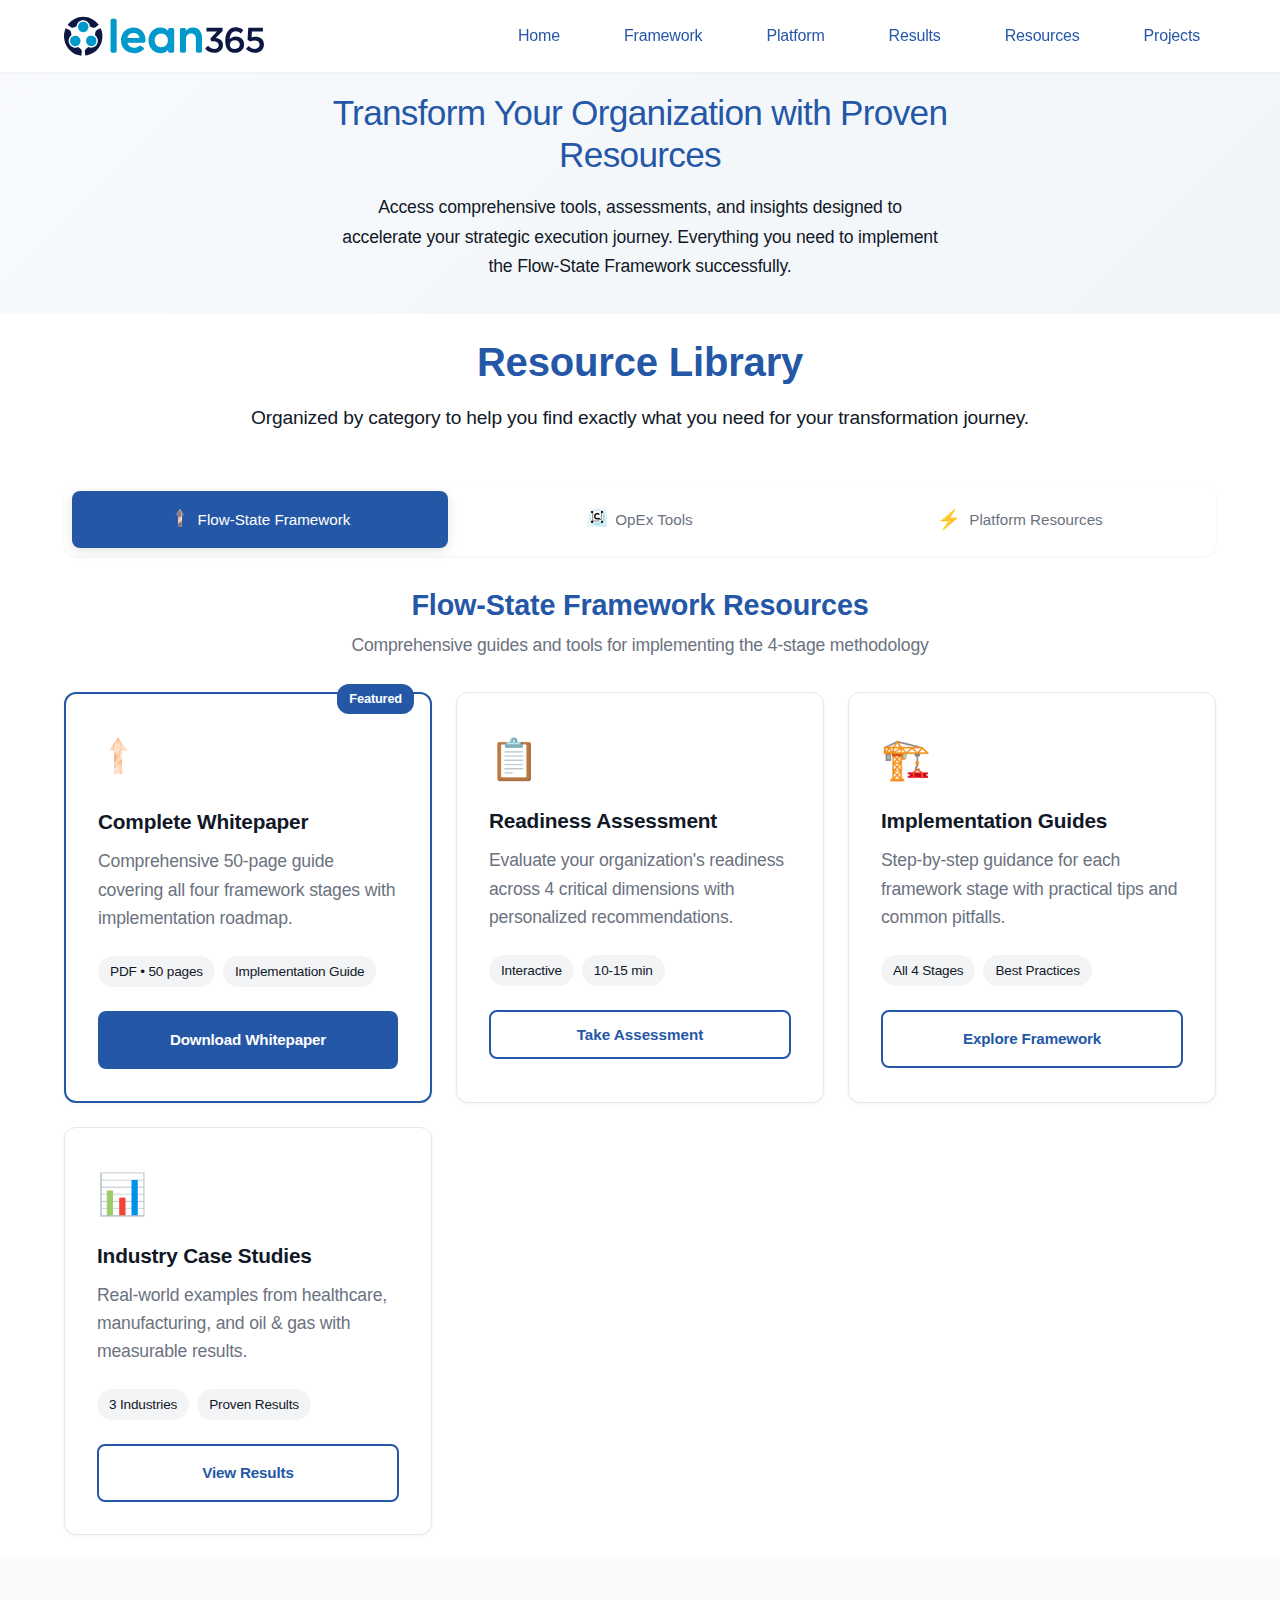
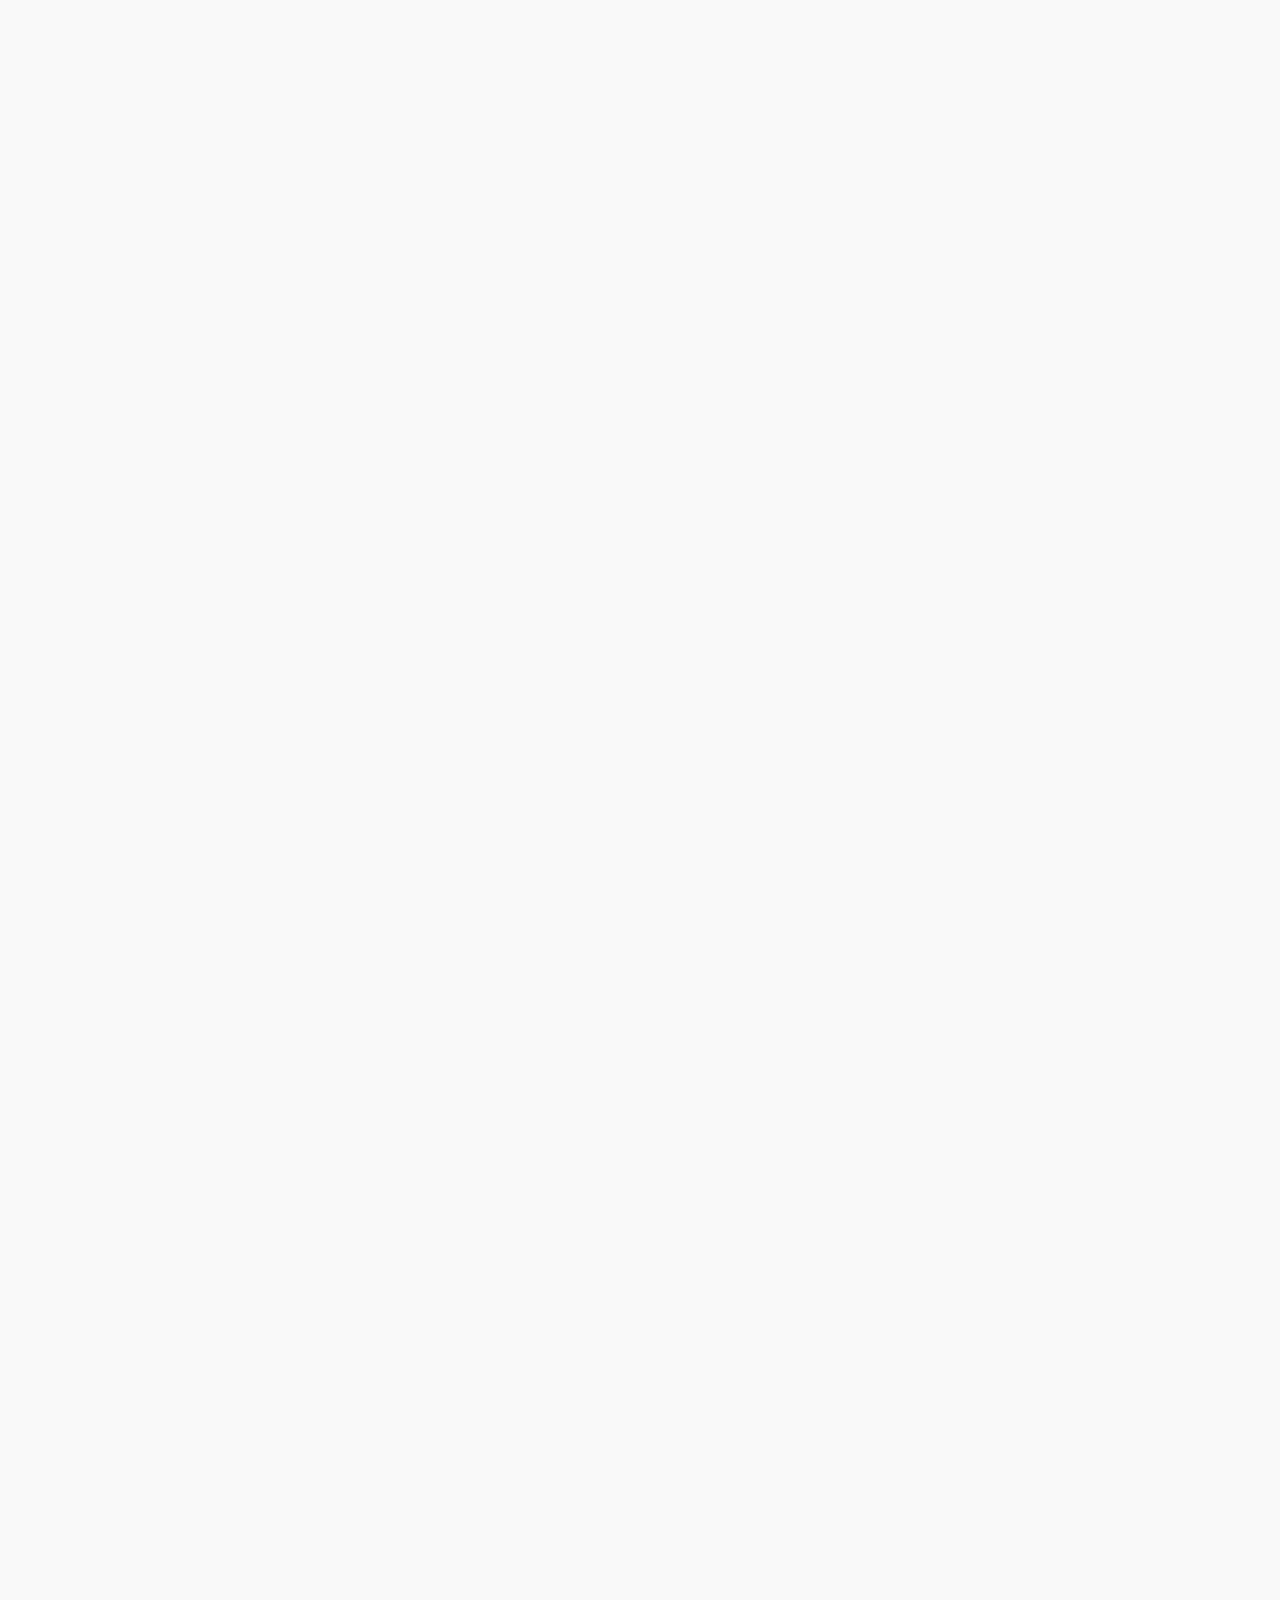
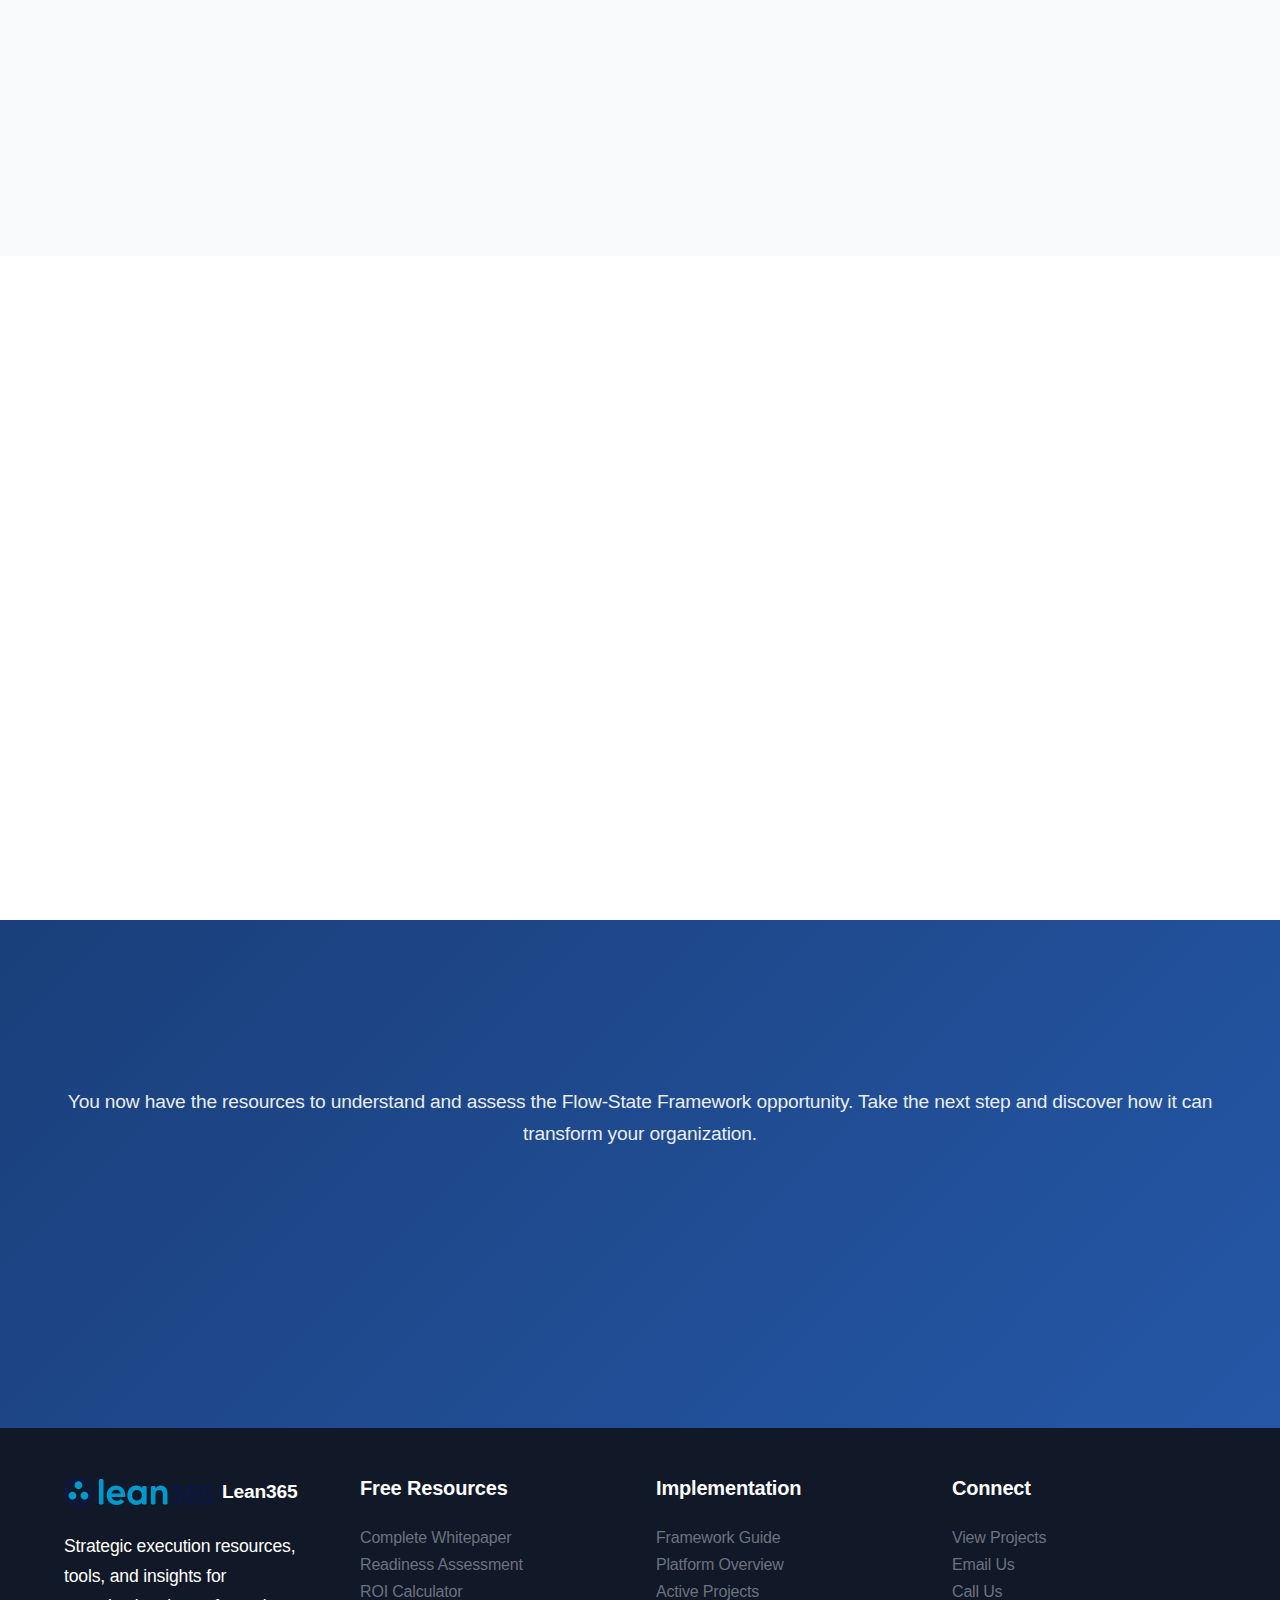
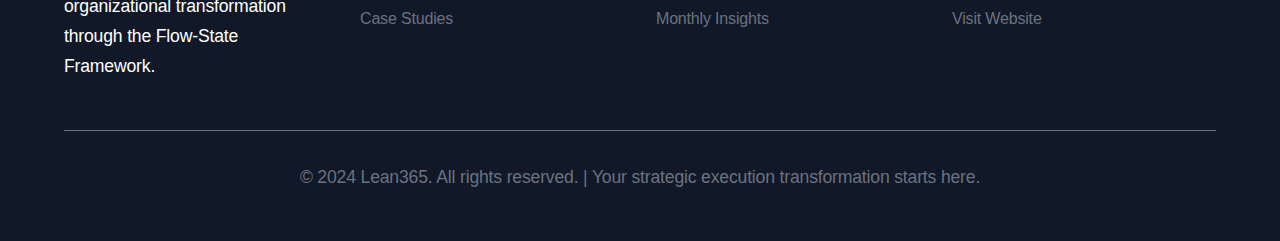
<file: Lean365_Solutions/Consulting/resources.html>
<!DOCTYPE html>
<html lang="en">
<head>
    <meta charset="UTF-8">
    <meta name="viewport" content="width=device-width, initial-scale=1.0">
    <title>Flow-State Framework Resources | Strategic Execution Tools | Lean365</title>
    <meta name="description" content="Download the complete Flow-State Framework whitepaper, take the readiness assessment, and access strategic execution tools. Free resources for transforming your organization.">
    <meta name="keywords" content="Flow-State Framework whitepaper, readiness assessment, strategic execution tools, ROI calculator, organizational transformation resources, Lean365 downloads">
    <link rel="stylesheet" href="../assets/css/style.css">
    <link rel="icon" type="image/svg+xml" href="../assets/images/logo.svg">
    <style>
        /* Resource Tabs Styling */
        .resource-tabs {
            max-width: 1200px;
            margin: 0 auto;
        }
        
        .tab-navigation {
            display: flex;
            background: white;
            border-radius: 12px;
            padding: 8px;
            box-shadow: var(--shadow-soft);
            margin-bottom: 2rem;
            gap: 4px;
        }
        
        .tab-button {
            flex: 1;
            display: flex;
            align-items: center;
            justify-content: center;
            gap: 8px;
            padding: 1rem 1.5rem;
            border: none;
            background: transparent;
            border-radius: 8px;
            cursor: pointer;
            transition: all 0.3s ease;
            font-weight: 500;
            color: var(--lean-gray-medium);
        }
        
        .tab-button.active {
            background: var(--lean-blue);
            color: white;
            box-shadow: var(--shadow-medium);
        }
        
        .tab-button:hover:not(.active) {
            background: var(--neutral-100);
            color: var(--lean-gray-dark);
        }
        
        .tab-icon {
            font-size: 1.2rem;
        }
        
        .tab-image {
            width: 20px;
            height: 20px;
            object-fit: contain;
        }
        
        .tab-text {
            font-size: 0.95rem;
        }
        
        .tab-content {
            display: none;
            animation: fadeIn 0.3s ease;
        }
        
        .tab-content.active {
            display: block;
        }
        
        @keyframes fadeIn {
            from { opacity: 0; transform: translateY(10px); }
            to { opacity: 1; transform: translateY(0); }
        }
        
        .tab-header {
            text-align: center;
            margin-bottom: 2rem;
        }
        
        .tab-header h3 {
            color: var(--lean-blue);
            margin-bottom: 0.5rem;
            font-size: 1.8rem;
        }
        
        .tab-header p {
            color: var(--lean-gray-medium);
            font-size: 1.1rem;
        }
        
        .resource-grid {
            display: grid;
            grid-template-columns: repeat(auto-fit, minmax(300px, 1fr));
            gap: 1.5rem;
        }
        
        .resource-card {
            background: white;
            border-radius: 12px;
            padding: 2rem;
            box-shadow: var(--shadow-soft);
            transition: all 0.3s ease;
            border: 1px solid var(--neutral-200);
        }
        
        .resource-card:hover {
            transform: translateY(-4px);
            box-shadow: var(--shadow-medium);
            border-color: var(--lean-blue);
        }
        
        .resource-card.featured {
            border: 2px solid var(--lean-blue);
            position: relative;
        }
        
        .resource-card.featured::before {
            content: "Featured";
            position: absolute;
            top: -10px;
            right: 1rem;
            background: var(--lean-blue);
            color: white;
            padding: 4px 12px;
            border-radius: 12px;
            font-size: 0.8rem;
            font-weight: 600;
        }
        
        .resource-icon {
            font-size: 2.5rem;
            margin-bottom: 1rem;
            display: block;
        }
        
        .resource-image {
            width: 40px;
            height: 40px;
            object-fit: contain;
        }
        
        .resource-card h4 {
            color: var(--lean-gray-dark);
            margin-bottom: 0.75rem;
            font-size: 1.3rem;
        }
        
        .resource-card p {
            color: var(--lean-gray-medium);
            margin-bottom: 1.5rem;
            line-height: 1.6;
        }
        
        .resource-meta {
            display: flex;
            flex-wrap: wrap;
            gap: 0.5rem;
            margin-bottom: 1.5rem;
        }
        
        .meta-badge {
            background: var(--neutral-100);
            color: var(--lean-gray-dark);
            padding: 4px 12px;
            border-radius: 20px;
            font-size: 0.85rem;
            font-weight: 500;
        }
        
        .resource-button {
            display: inline-block;
            width: 100%;
            padding: 0.875rem 1.25rem;
            background: white;
            border: 2px solid var(--lean-blue);
            color: var(--lean-blue);
            text-decoration: none;
            border-radius: 8px;
            font-weight: 600;
            text-align: center;
            transition: all 0.3s ease;
            cursor: pointer;
            font-size: 0.95rem;
        }
        
        .resource-button:hover {
            background: var(--lean-blue);
            color: white;
            transform: translateY(-2px);
            box-shadow: var(--shadow-medium);
        }
        
        .resource-button.primary {
            background: var(--lean-blue);
            color: white;
        }
        
        .resource-button.primary:hover {
            background: var(--lean-blue-dark);
        }
        
        /* Hero Stats Styling */
        .hero-stats {
            display: grid;
            grid-template-columns: repeat(auto-fit, minmax(200px, 1fr));
            gap: 1.5rem;
            margin-top: 2rem;
            max-width: 800px;
            margin-left: auto;
            margin-right: auto;
        }
        
        .stat-item {
            text-align: center;
            padding: 1.5rem;
            background: rgba(255, 255, 255, 0.9);
            border-radius: 12px;
            backdrop-filter: blur(10px);
        }
        
        .stat-icon {
            font-size: 2rem;
            margin-bottom: 0.5rem;
            display: block;
        }
        
        .stat-label {
            font-weight: 600;
            color: var(--lean-gray-dark);
        }
        
        /* Mobile Responsiveness */
        @media (max-width: 768px) {
            .tab-navigation {
                flex-direction: column;
                gap: 8px;
            }
            
            .tab-button {
                padding: 1rem;
            }
            
            .resource-grid {
                grid-template-columns: 1fr;
            }
            
            .hero-stats {
                grid-template-columns: repeat(2, 1fr);
                gap: 1rem;
            }
            
            .stat-item {
                padding: 1rem;
            }
        }
    </style>
</head>
<body>
    <!-- Header -->
    <header class="header">
        <div class="container">
            <div class="logo">
                <img src="../assets/images/logo.svg" alt="Lean365 Logo">
            </div>
            <nav>
                <ul class="nav">
                    <li><a href="../index.html">Home</a></li>
                    <li><a href="../FSF/FSF_Framework.html">Framework</a></li>
                    <li><a href="../Lean365_Platform/platform.html">Platform</a></li>
                    <li><a href="../FSF/FSF_Casestudies.html">Results</a></li>
                    <li><a href="#resources">Resources</a></li>
                    <li><a href="projects.html">Projects</a></li>
                </ul>
            </nav>
        </div>
    </header>

    <!-- Breadcrumb Navigation -->
    <nav class="breadcrumb" style="background: #f8fafc; padding: 1rem 0; border-bottom: 1px solid #e2e8f0;">
        <div class="container">
            <a href="../index.html" style="color: #64748b; text-decoration: none;">Home</a>
            <span style="margin: 0 0.5rem; color: #cbd5e1;">></span>
            <a href="#" style="color: #64748b; text-decoration: none;">OpEx Services</a>
            <span style="margin: 0 0.5rem; color: #cbd5e1;">></span>
            <span style="color: #1e293b; font-weight: 500;">Resources</span>
        </div>
    </nav>

    <!-- Hero Section -->
    <section class="hero" style="padding: 2rem 0; min-height: auto;">
        <div class="container">
            <div class="hero-content" style="text-align: center; max-width: 700px; margin: 0 auto;">
                <h1 class="hero-statement fade-in" style="font-size: 2.2rem; margin-bottom: 1rem;">Transform Your Organization with Proven Resources</h1>
                <p class="hero-tagline fade-in" style="font-size: 1.1rem; margin-bottom: 0;">Access comprehensive tools, assessments, and insights designed to accelerate your strategic execution journey. Everything you need to implement the Flow-State Framework successfully.</p>
            </div>
        </div>
    </section>

    <!-- Resources Navigation -->
    <section class="section" id="resources">
        <div class="container">
            <div class="text-center mb-xl">
                <h2 class="fade-in">Resource Library</h2>
                <p class="fade-in" style="font-size: 1.2rem;">Organized by category to help you find exactly what you need for your transformation journey.</p>
            </div>
            
            <!-- Resource Tabs -->
            <div class="resource-tabs fade-in">
                <div class="tab-navigation">
                    <button class="tab-button active" onclick="switchTab('fsf')">
                        <span class="tab-icon"><img src="../FSF/FSF Presentation/images/flow.png" alt="Flow-State Framework" class="tab-image"></span>
                        <span class="tab-text">Flow-State Framework</span>
                    </button>
                    <button class="tab-button" onclick="switchTab('consulting')">
                        <span class="tab-icon"><img src="../assets/images/consult.png" alt="OpEx Services" class="tab-image"></span>
                        <span class="tab-text">OpEx Tools</span>
                    </button>
                    <button class="tab-button" onclick="switchTab('platform')">
                        <span class="tab-icon">⚡</span>
                        <span class="tab-text">Platform Resources</span>
                    </button>
                </div>
                
                <!-- FSF Resources Tab -->
                <div id="fsf-tab" class="tab-content active">
                    <div class="tab-header">
                        <h3>Flow-State Framework Resources</h3>
                        <p>Comprehensive guides and tools for implementing the 4-stage methodology</p>
                    </div>
                    
                    <div class="resource-grid">
                        <div class="resource-card featured">
                            <div class="resource-icon"><img src="../FSF/FSF Presentation/images/flow.png" alt="Flow-State Framework" class="resource-image"></div>
                            <h4>Complete Whitepaper</h4>
                            <p>Comprehensive 50-page guide covering all four framework stages with implementation roadmap.</p>
                            <div class="resource-meta">
                                <span class="meta-badge">PDF • 50 pages</span>
                                <span class="meta-badge">Implementation Guide</span>
                            </div>
                            <a href="../assets/downloads/Flow_State_Framework_Whitepaper.docx" class="resource-button primary" download>Download Whitepaper</a>
                        </div>
                        
                        <div class="resource-card">
                            <div class="resource-icon">📋</div>
                            <h4>Readiness Assessment</h4>
                            <p>Evaluate your organization's readiness across 4 critical dimensions with personalized recommendations.</p>
                            <div class="resource-meta">
                                <span class="meta-badge">Interactive</span>
                                <span class="meta-badge">10-15 min</span>
                            </div>
                            <button class="resource-button" onclick="switchTab('consulting'); setTimeout(() => document.getElementById('assessment-tool').scrollIntoView({behavior: 'smooth'}), 100)">Take Assessment</button>
                        </div>
                        
                        <div class="resource-card">
                            <div class="resource-icon">🏗️</div>
                            <h4>Implementation Guides</h4>
                            <p>Step-by-step guidance for each framework stage with practical tips and common pitfalls.</p>
                            <div class="resource-meta">
                                <span class="meta-badge">All 4 Stages</span>
                                <span class="meta-badge">Best Practices</span>
                            </div>
                            <a href="../FSF/FSF_Framework.html" class="resource-button">Explore Framework</a>
                        </div>
                        
                        <div class="resource-card">
                            <div class="resource-icon">📊</div>
                            <h4>Industry Case Studies</h4>
                            <p>Real-world examples from healthcare, manufacturing, and oil & gas with measurable results.</p>
                            <div class="resource-meta">
                                <span class="meta-badge">3 Industries</span>
                                <span class="meta-badge">Proven Results</span>
                            </div>
                            <a href="../FSF/FSF_Casestudies.html" class="resource-button">View Results</a>
                        </div>
                    </div>
                </div>
                
                <!-- OpEx Tools Tab -->
                <div id="consulting-tab" class="tab-content">
                    <div class="tab-header">
                        <h3>OpEx Tools & Assessments</h3>
                        <p>Interactive tools to assess readiness, calculate ROI, and plan your transformation</p>
                    </div>
                    
                    <div class="resource-grid">
                        <div class="resource-card featured" id="assessment-tool">
                            <div class="resource-icon"><img src="../assets/images/consult.png" alt="OpEx Tools" class="resource-image"></div>
                            <h4>Organizational Readiness Assessment</h4>
                            <p>Comprehensive diagnostic across cultural readiness, operational maturity, engagement baseline, and resource capacity.</p>
                            <div class="resource-meta">
                                <span class="meta-badge">4 Dimensions</span>
                                <span class="meta-badge">Personalized Report</span>
                            </div>
                            <button class="resource-button primary" onclick="document.getElementById('readiness-form').scrollIntoView({behavior: 'smooth'})">Start Assessment</button>
                        </div>
                        
                        <div class="resource-card featured">
                            <div class="resource-icon"><img src="../assets/images/consult.png" alt="OpEx Tools" class="resource-image"></div>
                            <h4>ROI Calculator</h4>
                            <p>Calculate potential return on investment with projections based on actual case study results.</p>
                            <div class="resource-meta">
                                <span class="meta-badge">5-Year Projection</span>
                                <span class="meta-badge">Instant Results</span>
                            </div>
                            <button class="resource-button primary" onclick="document.getElementById('roi-calculator').scrollIntoView({behavior: 'smooth'})">Calculate ROI</button>
                        </div>
                        
                        <div class="resource-card">
                            <div class="resource-icon">📋</div>
                            <h4>Project Templates</h4>
                            <p>Proven project management templates and tracking tools for transformation initiatives.</p>
                            <div class="resource-meta">
                                <span class="meta-badge">Templates</span>
                                <span class="meta-badge">Best Practices</span>
                            </div>
                            <a href="projects.html" class="resource-button">View Projects</a>
                        </div>
                        
                        <div class="resource-card">
                            <div class="resource-icon">📈</div>
                            <h4>Implementation Roadmap</h4>
                            <p>90-day implementation timeline with milestones, deliverables, and success metrics.</p>
                            <div class="resource-meta">
                                <span class="meta-badge">90-Day Plan</span>
                                <span class="meta-badge">Milestones</span>
                            </div>
                            <a href="../FSF/FSF_Framework.html#implementation" class="resource-button">View Roadmap</a>
                        </div>
                    </div>
                </div>
                
                <!-- Platform Resources Tab -->
                <div id="platform-tab" class="tab-content">
                    <div class="tab-header">
                        <h3>Lean365 Platform Resources</h3>
                        <p>Technical documentation and guides for the integrated technology platform</p>
                    </div>
                    
                    <div class="resource-grid">
                        <div class="resource-card featured">
                            <div class="resource-icon">⚡</div>
                            <h4>Platform Overview</h4>
                            <p>Comprehensive guide to all 5 integrated modules and how they enable the Flow-State Framework.</p>
                            <div class="resource-meta">
                                <span class="meta-badge">5 Modules</span>
                                <span class="meta-badge">Integration Guide</span>
                            </div>
                            <a href="../Lean365_Platform/platform.html" class="resource-button primary">Explore Platform</a>
                        </div>
                        
                        <div class="resource-card">
                            <div class="resource-icon">📊</div>
                            <h4>Balanced Scorecard Module</h4>
                            <p>Strategic cascade capabilities with real-time tracking and AI-driven insights.</p>
                            <div class="resource-meta">
                                <span class="meta-badge">Strategic Alignment</span>
                                <span class="meta-badge">Real-time Data</span>
                            </div>
                            <a href="../Lean365_Platform/platform.html#balanced-scorecard" class="resource-button">Learn More</a>
                        </div>
                        
                        <div class="resource-card">
                            <div class="resource-icon">💬</div>
                            <h4>Huddle Boards Module</h4>
                            <p>Daily improvement conversations with problem-solving and metric tracking capabilities.</p>
                            <div class="resource-meta">
                                <span class="meta-badge">Daily Practice</span>
                                <span class="meta-badge">Problem Solving</span>
                            </div>
                            <a href="../Lean365_Platform/platform.html#huddle-boards" class="resource-button">Learn More</a>
                        </div>
                        
                        <div class="resource-card">
                            <div class="resource-icon">🔄</div>
                            <h4>PDCA & LeanFlow Modules</h4>
                            <p>Structured improvement methodology and standard work documentation with AI insights.</p>
                            <div class="resource-meta">
                                <span class="meta-badge">Improvement Cycles</span>
                                <span class="meta-badge">Standard Work</span>
                            </div>
                            <a href="../Lean365_Platform/platform.html#pdca" class="resource-button">Learn More</a>
                        </div>
                        
                        <div class="resource-card">
                            <div class="resource-icon">👥</div>
                            <h4>Strategic Rounding Module</h4>
                            <p>Leadership engagement tools with barrier identification and recognition systems.</p>
                            <div class="resource-meta">
                                <span class="meta-badge">Leadership Tools</span>
                                <span class="meta-badge">Engagement</span>
                            </div>
                            <a href="../Lean365_Platform/platform.html#rounding" class="resource-button">Learn More</a>
                        </div>
                        
                        <div class="resource-card">
                            <div class="resource-icon">🔧</div>
                            <h4>Technical Documentation</h4>
                            <p>Integration guides, API documentation, and technical specifications for IT teams.</p>
                            <div class="resource-meta">
                                <span class="meta-badge">API Docs</span>
                                <span class="meta-badge">IT Resources</span>
                            </div>
                            <a href="../Lean365_Platform/platform.html#integration" class="resource-button">View Specs</a>
                        </div>
                    </div>
                </div>
            </div>
        </div>
    </section>

    <!-- Readiness Assessment Form -->
    <section class="section section-alt" id="readiness-form">
        <div class="container">
            <div class="text-center mb-xl">
                <h2 class="fade-in">Organizational Readiness Assessment</h2>
                <p class="fade-in" style="font-size: 1.2rem; max-width: 800px; margin: 0 auto;">Answer these questions to understand your organization's starting point for strategic transformation. You'll receive a personalized report with specific recommendations.</p>
            </div>
            
            <div style="max-width: 800px; margin: 0 auto; background: white; padding: 3rem; border-radius: 12px; box-shadow: var(--shadow-soft);" class="fade-in">
                <form id="readiness-assessment">
                    <h3 style="color: var(--lean-blue); margin-bottom: 2rem;">Cultural Readiness</h3>
                    
                    <div class="form-group">
                        <label class="form-label">How would you describe your organization's typical response to change initiatives?</label>
                        <select name="change-response" class="form-input" required>
                            <option value="">Select response...</option>
                            <option value="5">Enthusiastic adoption and sustained follow-through</option>
                            <option value="4">Initial interest with good follow-through</option>
                            <option value="3">Mixed response with some skepticism</option>
                            <option value="2">General resistance but eventual compliance</option>
                            <option value="1">Strong resistance and initiative fatigue</option>
                        </select>
                    </div>
                    
                    <div class="form-group">
                        <label class="form-label">How much do employees trust leadership's strategic decisions?</label>
                        <select name="leadership-trust" class="form-input" required>
                            <option value="">Select level...</option>
                            <option value="5">High trust - decisions are generally supported</option>
                            <option value="4">Good trust with occasional skepticism</option>
                            <option value="3">Moderate trust - wait and see approach</option>
                            <option value="2">Low trust - frequent questioning of decisions</option>
                            <option value="1">Very low trust - widespread cynicism</option>
                        </select>
                    </div>
                    
                    <h3 style="color: var(--lean-blue); margin: 2rem 0 1rem;">Operational Maturity</h3>
                    
                    <div class="form-group">
                        <label class="form-label">How well-defined and documented are your core processes?</label>
                        <select name="process-maturity" class="form-input" required>
                            <option value="">Select maturity...</option>
                            <option value="5">Comprehensive documentation with regular updates</option>
                            <option value="4">Well-documented with some gaps</option>
                            <option value="3">Basic documentation exists but inconsistent</option>
                            <option value="2">Minimal documentation, mostly tribal knowledge</option>
                            <option value="1">Little to no process documentation</option>
                        </select>
                    </div>
                    
                    <div class="form-group">
                        <label class="form-label">How reliable and accessible is your performance data?</label>
                        <select name="data-quality" class="form-input" required>
                            <option value="">Select quality...</option>
                            <option value="5">Real-time, accurate data readily available</option>
                            <option value="4">Good data with minor delays or gaps</option>
                            <option value="3">Adequate data but requires effort to access</option>
                            <option value="2">Limited data, often incomplete or delayed</option>
                            <option value="1">Poor data quality and availability</option>
                        </select>
                    </div>
                    
                    <h3 style="color: var(--lean-blue); margin: 2rem 0 1rem;">Engagement Baseline</h3>
                    
                    <div class="form-group">
                        <label class="form-label">How often does leadership seek input from frontline employees?</label>
                        <select name="input-frequency" class="form-input" required>
                            <option value="">Select frequency...</option>
                            <option value="5">Regular, structured input gathering and feedback</option>
                            <option value="4">Frequent informal conversations and input</option>
                            <option value="3">Occasional input gathering during initiatives</option>
                            <option value="2">Rare input requests, mostly during crises</option>
                            <option value="1">Almost no input sought from frontline</option>
                        </select>
                    </div>
                    
                    <div class="form-group">
                        <label class="form-label">How would you rate current communication between management levels?</label>
                        <select name="communication-quality" class="form-input" required>
                            <option value="">Select quality...</option>
                            <option value="5">Excellent two-way communication at all levels</option>
                            <option value="4">Good communication with minor gaps</option>
                            <option value="3">Adequate but could be more effective</option>
                            <option value="2">Poor communication with significant gaps</option>
                            <option value="1">Very poor communication, silos prevalent</option>
                        </select>
                    </div>
                    
                    <h3 style="color: var(--lean-blue); margin: 2rem 0 1rem;">Resource Capacity</h3>
                    
                    <div class="form-group">
                        <label class="form-label">How much time can your team realistically dedicate to improvement activities?</label>
                        <select name="time-capacity" class="form-input" required>
                            <option value="">Select capacity...</option>
                            <option value="5">15+ hours per week dedicated to improvement</option>
                            <option value="4">10-15 hours per week available</option>
                            <option value="3">5-10 hours per week possible</option>
                            <option value="2">2-5 hours per week maximum</option>
                            <option value="1">Less than 2 hours per week available</option>
                        </select>
                    </div>
                    
                    <div class="form-group">
                        <label class="form-label">How visible and accessible is leadership to employees?</label>
                        <select name="leadership-visibility" class="form-input" required>
                            <option value="">Select visibility...</option>
                            <option value="5">Daily presence and regular interaction</option>
                            <option value="4">Weekly presence with good accessibility</option>
                            <option value="3">Regular but predictable interaction</option>
                            <option value="2">Infrequent presence, limited accessibility</option>
                            <option value="1">Rarely visible, difficult to access</option>
                        </select>
                    </div>
                    
                    <h3 style="color: var(--lean-blue); margin: 2rem 0 1rem;">Your Information</h3>
                    
                    <div class="form-group">
                        <input type="text" name="name" placeholder="Your Name" class="form-input" required>
                    </div>
                    
                    <div class="form-group">
                        <input type="email" name="email" placeholder="Your Email" class="form-input" required>
                    </div>
                    
                    <div class="form-group">
                        <input type="text" name="company" placeholder="Company Name" class="form-input" required>
                    </div>
                    
                    <div class="form-group">
                        <select name="employees" class="form-input" required>
                            <option value="">Number of Employees</option>
                            <option value="1-50">1-50</option>
                            <option value="51-200">51-200</option>
                            <option value="201-1000">201-1000</option>
                            <option value="1000+">1000+</option>
                        </select>
                    </div>
                    
                    <div class="text-center">
                        <button type="submit" class="btn btn-primary btn-lg">Get My Readiness Report</button>
                    </div>
                </form>
                
                <div id="assessment-results" style="display: none; margin-top: 3rem; padding: 2rem; background: var(--lean-gray-light); border-radius: 8px;">
                    <!-- Results will be populated by JavaScript -->
                </div>
            </div>
        </div>
    </section>

    <!-- ROI Calculator -->
    <section class="section" id="roi-calculator">
        <div class="container">
            <div class="text-center mb-xl">
                <h2 class="fade-in">ROI Calculator</h2>
                <p class="fade-in" style="font-size: 1.2rem; max-width: 800px; margin: 0 auto;">Calculate the potential return on investment for implementing the Flow-State Framework in your organization. Based on actual results from our case studies.</p>
            </div>
            
            <div style="max-width: 700px; margin: 0 auto; background: white; padding: 2rem; border-radius: 12px; box-shadow: var(--shadow-soft);" class="fade-in">
                <form id="roi-form">
                    <div style="display: grid; grid-template-columns: 1fr; gap: 1.5rem; margin-bottom: 2rem;">
                        <div style="display: grid; grid-template-columns: repeat(auto-fit, minmax(200px, 1fr)); gap: 1.5rem;">
                            <div>
                                <h4 style="margin-bottom: 0.75rem; font-size: 1rem; color: var(--lean-blue);">Organization Size</h4>
                                <div class="form-group" style="margin-bottom: 0;">
                                    <label class="form-label" style="font-size: 0.85rem;">Number of Employees</label>
                                    <input type="number" id="employees" name="employees" placeholder="e.g., 500" class="form-input" required>
                                </div>
                            </div>
                            
                            <div>
                                <h4 style="margin-bottom: 0.75rem; font-size: 1rem; color: var(--lean-blue);">Financial Information</h4>
                                <div class="form-group" style="margin-bottom: 0;">
                                    <label class="form-label" style="font-size: 0.85rem;">Average Annual Salary ($)</label>
                                    <input type="number" id="avg-salary" name="avg-salary" placeholder="e.g., 75000" class="form-input" required>
                                </div>
                            </div>
                        </div>
                        
                        <div>
                            <h4 style="margin-bottom: 0.75rem; font-size: 1rem; color: var(--lean-blue);">Improvement Potential</h4>
                            <div class="form-group" style="margin-bottom: 0;">
                                <label class="form-label" style="font-size: 0.85rem;">Expected Efficiency Improvement (%)</label>
                                <select id="improvement-percent" name="improvement-percent" class="form-input" required>
                                    <option value="">Select improvement...</option>
                                    <option value="5">5% - Conservative estimate</option>
                                    <option value="10">10% - Typical results</option>
                                    <option value="15">15% - Strong implementation</option>
                                    <option value="20">20% - Exceptional execution</option>
                                </select>
                            </div>
                        </div>
                    </div>
                    
                    <div class="text-center">
                        <button type="button" class="btn btn-primary btn-lg" onclick="calculateROI()">Calculate My ROI</button>
                    </div>
                </form>
                
                <div id="roi-result" style="margin-top: 2rem;">
                    <!-- ROI results will be populated by JavaScript -->
                </div>
            </div>
        </div>
    </section>


    <!-- Call to Action -->
    <section class="cta-section">
        <div class="container">
            <h2 class="fade-in">Ready to Transform Your Strategic Execution?</h2>
            <p class="fade-in">You now have the resources to understand and assess the Flow-State Framework opportunity. Take the next step and discover how it can transform your organization.</p>
            
            <div class="fade-in">
                <a href="projects.html" class="btn btn-white btn-lg">View Active Projects</a>
                <a href="../assets/downloads/Flow_State_Framework_Whitepaper.docx" class="btn btn-secondary btn-lg" style="margin-left: 1rem;" download>Download All Resources</a>
            </div>
            
            <div class="mt-xl fade-in">
                <p style="opacity: 0.8;">
                    📧 info@lean365.ai &nbsp;&nbsp;|&nbsp;&nbsp; 🌐 www.lean365.ai &nbsp;&nbsp;|&nbsp;&nbsp; 📞 833-532-6365
                </p>
            </div>
        </div>
    </section>

    <!-- Footer -->
    <footer class="footer">
        <div class="container">
            <div class="footer-content">
                <div>
                    <div class="logo mb-md">
                        <img src="../assets/images/logo.svg" alt="Lean365 Logo" style="height: 30px; margin-right: 0.5rem;">
                        <span style="font-size: 1.2rem; font-weight: 700; color: white;">Lean365</span>
                    </div>
                    <p>Strategic execution resources, tools, and insights for organizational transformation through the Flow-State Framework.</p>
                </div>
                
                <div>
                    <h4>Free Resources</h4>
                    <ul style="list-style: none;">
                        <li><a href="#whitepaper">Complete Whitepaper</a></li>
                        <li><a href="#assessment">Readiness Assessment</a></li>
                        <li><a href="#roi-calculator">ROI Calculator</a></li>
                        <li><a href="case-studies.html">Case Studies</a></li>
                    </ul>
                </div>
                
                <div>
                    <h4>Implementation</h4>
                    <ul style="list-style: none;">
                        <li><a href="framework.html">Framework Guide</a></li>
                        <li><a href="platform.html">Platform Overview</a></li>
                        <li><a href="projects.html">Active Projects</a></li>
                        <li><a href="#newsletter-form">Monthly Insights</a></li>
                    </ul>
                </div>
                
                <div>
                    <h4>Connect</h4>
                    <ul style="list-style: none;">
                        <li><a href="projects.html">View Projects</a></li>
                        <li><a href="mailto:info@lean365.ai">Email Us</a></li>
                        <li><a href="tel:833-532-6365">Call Us</a></li>
                        <li><a href="https://www.lean365.ai">Visit Website</a></li>
                    </ul>
                </div>
            </div>
            
            <div class="footer-bottom">
                <p>&copy; 2024 Lean365. All rights reserved. | Your strategic execution transformation starts here.</p>
            </div>
        </div>
    </footer>

    <script src="../assets/js/main.js"></script>
    <script>
        // Tab Switching Function
        function switchTab(tabName) {
            // Remove active class from all tabs and buttons
            document.querySelectorAll('.tab-content').forEach(tab => {
                tab.classList.remove('active');
            });
            document.querySelectorAll('.tab-button').forEach(button => {
                button.classList.remove('active');
            });
            
            // Add active class to selected tab and button
            document.getElementById(tabName + '-tab').classList.add('active');
            event.target.closest('.tab-button').classList.add('active');
        }
        
        // Enhanced ROI Calculator
        function calculateROI() {
            const employees = parseInt(document.getElementById('employees').value) || 0;
            const avgSalary = parseInt(document.getElementById('avg-salary').value) || 0;
            const improvementPercent = parseInt(document.getElementById('improvement-percent').value) || 0;
            
            if (employees && avgSalary && improvementPercent) {
                // Calculations based on case study data
                const totalPayroll = employees * avgSalary;
                const efficiencyGain = totalPayroll * (improvementPercent / 100);
                const implementationCost = employees * 200; // Estimated cost per employee
                const annualROI = ((efficiencyGain - implementationCost) / implementationCost) * 100;
                const paybackMonths = Math.ceil((implementationCost / (efficiencyGain / 12)));
                const fiveYearValue = (efficiencyGain * 5) - implementationCost;
                
                const resultElement = document.getElementById('roi-result');
                resultElement.innerHTML = `
                    <div style="background: var(--lean-gray-light); padding: 2rem; border-radius: 8px;">
                        <h3 style="color: var(--lean-blue); text-align: center; margin-bottom: 2rem;">Your ROI Projection</h3>
                        
                        <div style="display: grid; grid-template-columns: repeat(auto-fit, minmax(200px, 1fr)); gap: 1.5rem; margin-bottom: 2rem;">
                            <div style="background: white; padding: 1.5rem; border-radius: 8px; text-align: center;">
                                <div style="font-size: 2rem; font-weight: 700; color: var(--success-green);">${Math.round(annualROI)}%</div>
                                <div style="font-weight: 600;">Annual ROI</div>
                            </div>
                            <div style="background: white; padding: 1.5rem; border-radius: 8px; text-align: center;">
                                <div style="font-size: 2rem; font-weight: 700; color: var(--success-green);">${paybackMonths}</div>
                                <div style="font-weight: 600;">Payback (Months)</div>
                            </div>
                            <div style="background: white; padding: 1.5rem; border-radius: 8px; text-align: center;">
                                <div style="font-size: 2rem; font-weight: 700; color: var(--success-green);">$${fiveYearValue.toLocaleString()}</div>
                                <div style="font-weight: 600;">5-Year Net Value</div>
                            </div>
                        </div>
                        
                        <div style="background: white; padding: 2rem; border-radius: 8px;">
                            <h4 style="color: var(--lean-blue); margin-bottom: 1rem;">Breakdown</h4>
                            <p><strong>Annual Efficiency Gains:</strong> $${efficiencyGain.toLocaleString()}</p>
                            <p><strong>Implementation Investment:</strong> $${implementationCost.toLocaleString()}</p>
                            <p><strong>Net Annual Benefit:</strong> $${(efficiencyGain - implementationCost).toLocaleString()}</p>
                            <p style="margin-top: 1.5rem; font-style: italic; color: var(--lean-gray-medium);">
                                *Projections based on actual case study results. Individual results may vary.
                            </p>
                        </div>
                        
                        <div style="text-align: center; margin-top: 2rem;">
                            <a href="projects.html" class="btn btn-primary">View Implementation Examples</a>
                        </div>
                    </div>
                `;
                
                // Smooth scroll to results
                resultElement.scrollIntoView({ behavior: 'smooth', block: 'start' });
            } else {
                alert('Please fill in all fields to calculate ROI.');
            }
        }
        
        // Readiness Assessment Handler
        document.getElementById('readiness-assessment').addEventListener('submit', function(e) {
            e.preventDefault();
            
            const formData = new FormData(this);
            let totalScore = 0;
            let questionCount = 0;
            
            // Calculate average score from assessment questions
            const scoreFields = ['change-response', 'leadership-trust', 'process-maturity', 'data-quality', 'input-frequency', 'communication-quality', 'time-capacity', 'leadership-visibility'];
            
            scoreFields.forEach(field => {
                const value = parseInt(formData.get(field)) || 0;
                if (value > 0) {
                    totalScore += value;
                    questionCount++;
                }
            });
            
            const averageScore = questionCount > 0 ? totalScore / questionCount : 0;
            
            let readinessLevel, recommendations, nextSteps;
            
            if (averageScore >= 4.5) {
                readinessLevel = "High Readiness";
                recommendations = [
                    "Your organization shows excellent readiness for transformation",
                    "Consider rapid implementation with ambitious goals",
                    "Focus on advanced features and enterprise-wide rollout",
                    "Leverage existing strengths to become a transformation leader"
                ];
                nextSteps = "You're ready for full Flow-State Framework implementation. Review our project examples to see rapid deployment in action.";
            } else if (averageScore >= 3.5) {
                readinessLevel = "Good Readiness";
                recommendations = [
                    "Solid foundation for successful transformation",
                    "Start with pilot areas showing highest readiness",
                    "Invest in change management and communication",
                    "Build on existing strengths while addressing gaps"
                ];
                nextSteps = "Begin with targeted pilot implementation. Review our project examples to identify your best starting points.";
            } else if (averageScore >= 2.5) {
                readinessLevel = "Moderate Readiness";
                recommendations = [
                    "Foundation work needed before full implementation",
                    "Focus on building trust and communication first",
                    "Start with small wins to build momentum",
                    "Invest heavily in change management"
                ];
                nextSteps = "Preparatory work recommended. Let's discuss how to build readiness while starting small-scale pilots.";
            } else {
                readinessLevel = "Building Readiness";
                recommendations = [
                    "Significant foundation work required",
                    "Focus on leadership alignment and trust building",
                    "Address communication and engagement gaps",
                    "Consider external change management support"
                ];
                nextSteps = "Foundation building phase recommended. Review our resources to explore readiness building strategies.";
            }
            
            const resultsDiv = document.getElementById('assessment-results');
            resultsDiv.style.display = 'block';
            resultsDiv.innerHTML = `
                <h3 style="color: var(--lean-blue); margin-bottom: 1.5rem;">Your Readiness Report</h3>
                
                <div style="background: white; padding: 2rem; border-radius: 8px; margin-bottom: 2rem;">
                    <h4 style="color: var(--lean-blue);">Overall Readiness: ${readinessLevel}</h4>
                    <div style="background: var(--lean-blue); height: 10px; border-radius: 5px; margin: 1rem 0;">
                        <div style="background: var(--success-green); height: 100%; width: ${(averageScore/5)*100}%; border-radius: 5px;"></div>
                    </div>
                    <p style="font-size: 1.1rem;">Readiness Score: ${averageScore.toFixed(1)}/5.0</p>
                </div>
                
                <div style="background: white; padding: 2rem; border-radius: 8px; margin-bottom: 2rem;">
                    <h4 style="color: var(--lean-blue); margin-bottom: 1rem;">Recommendations</h4>
                    <ul style="padding-left: 1.5rem;">
                        ${recommendations.map(rec => `<li style="margin-bottom: 0.5rem;">${rec}</li>`).join('')}
                    </ul>
                </div>
                
                <div style="background: white; padding: 2rem; border-radius: 8px;">
                    <h4 style="color: var(--lean-blue); margin-bottom: 1rem;">Next Steps</h4>
                    <p>${nextSteps}</p>
                    <div style="text-align: center; margin-top: 1.5rem;">
                        <a href="projects.html" class="btn btn-primary">View Project Examples</a>
                    </div>
                </div>
            `;
            
            // Smooth scroll to results
            resultsDiv.scrollIntoView({ behavior: 'smooth', block: 'start' });
        });
    </script>
</body>
</html>
</file>
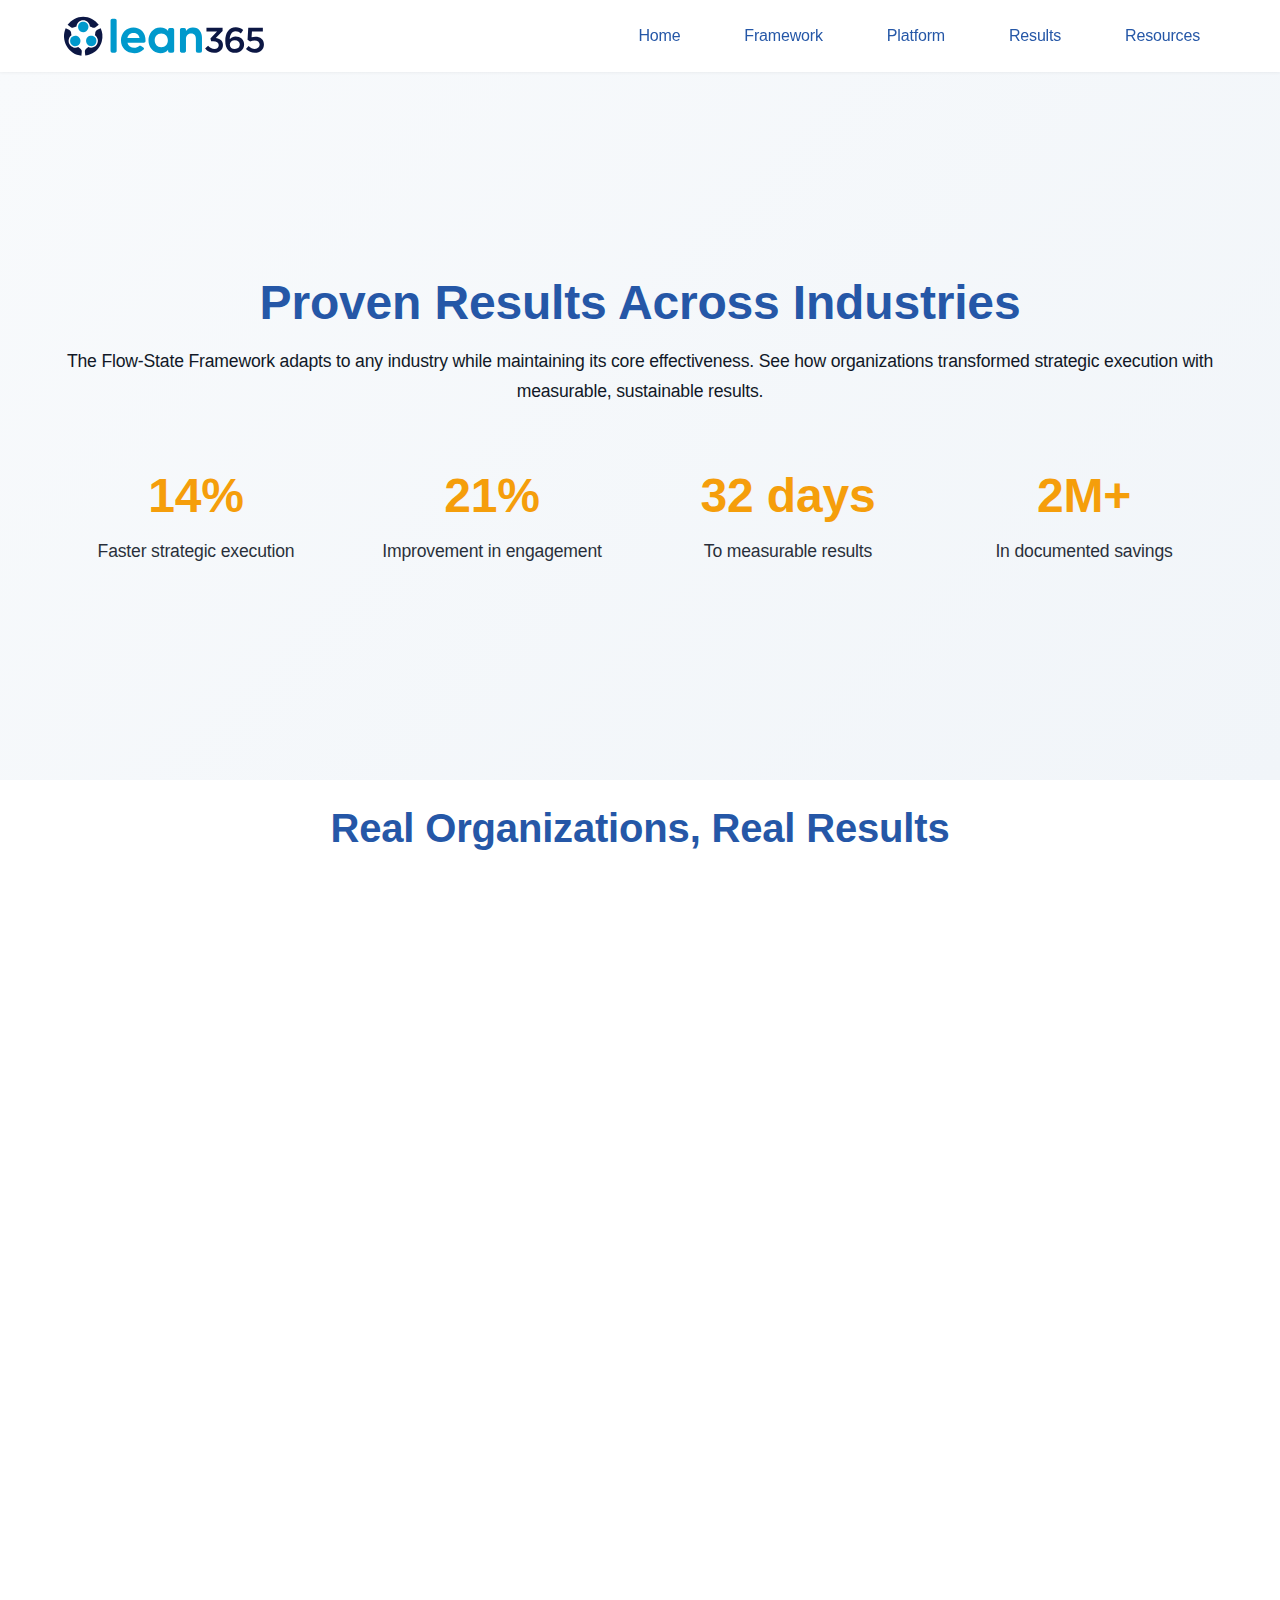
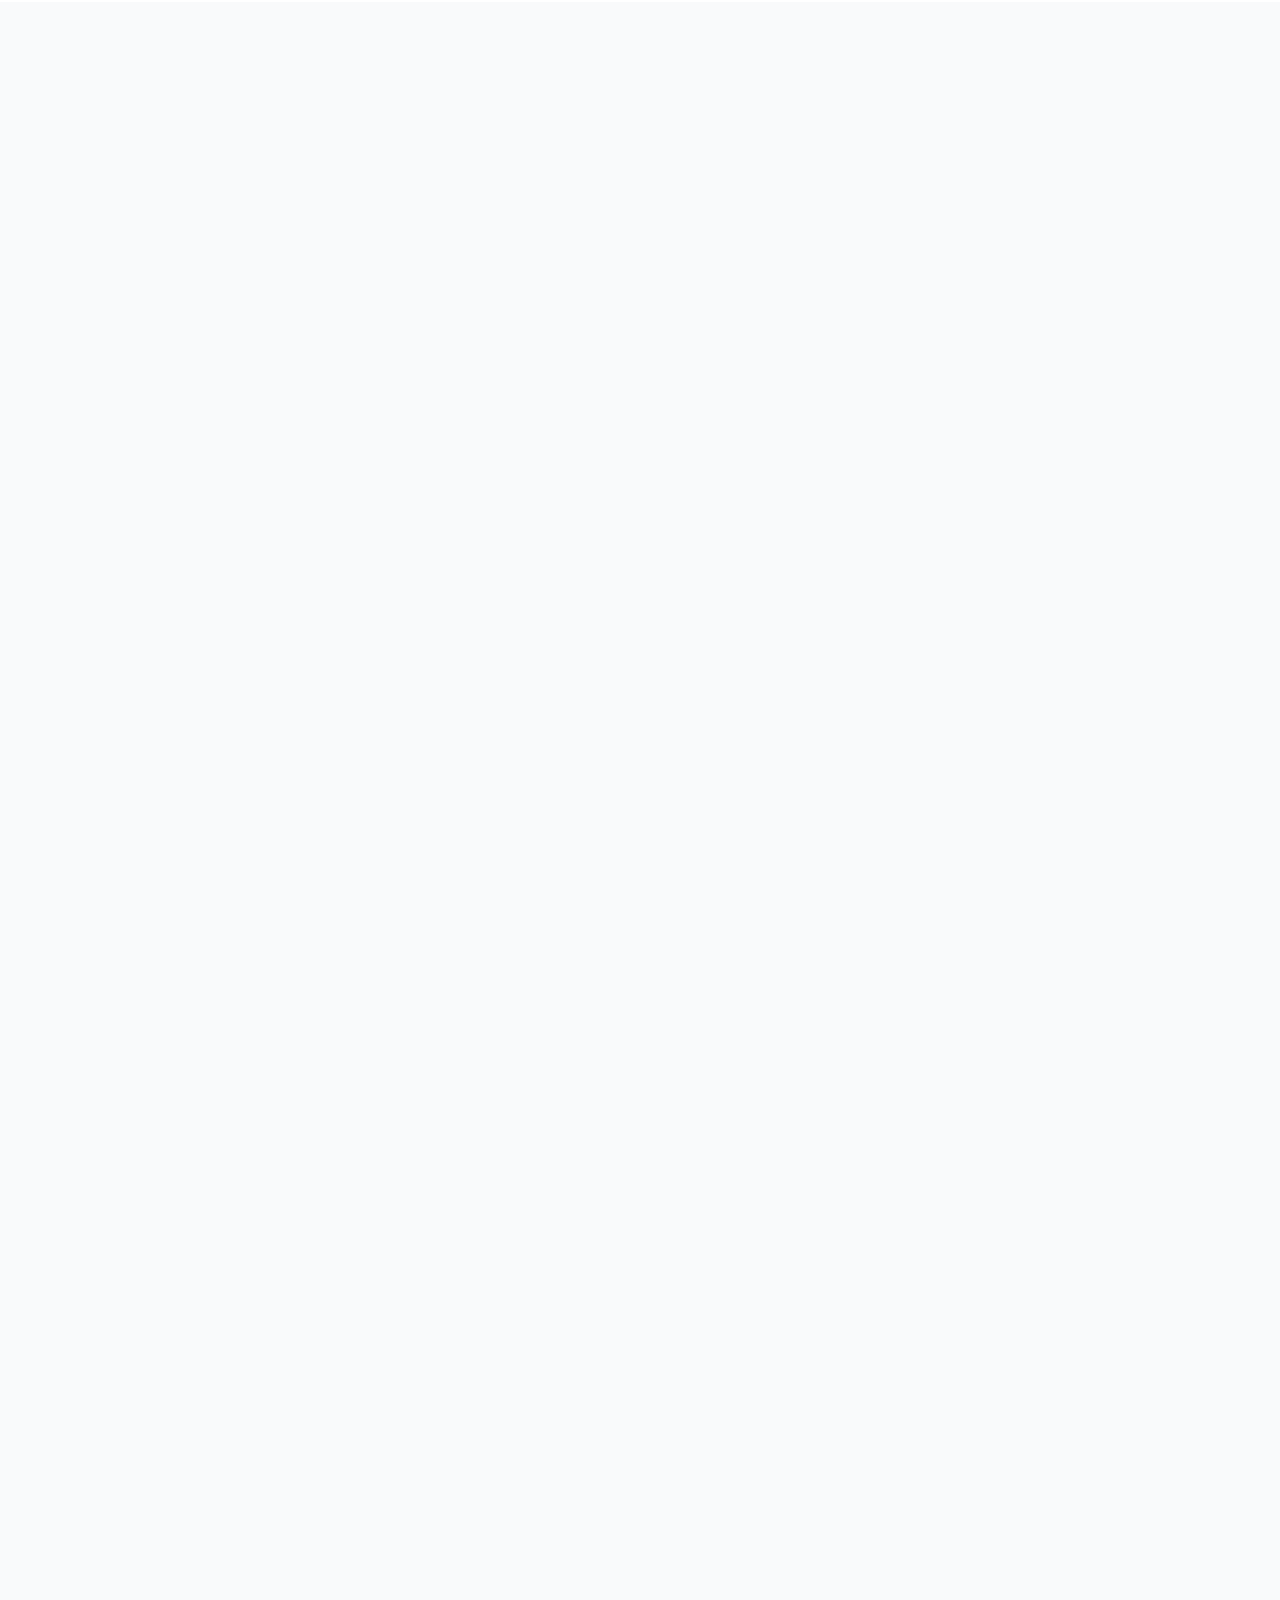
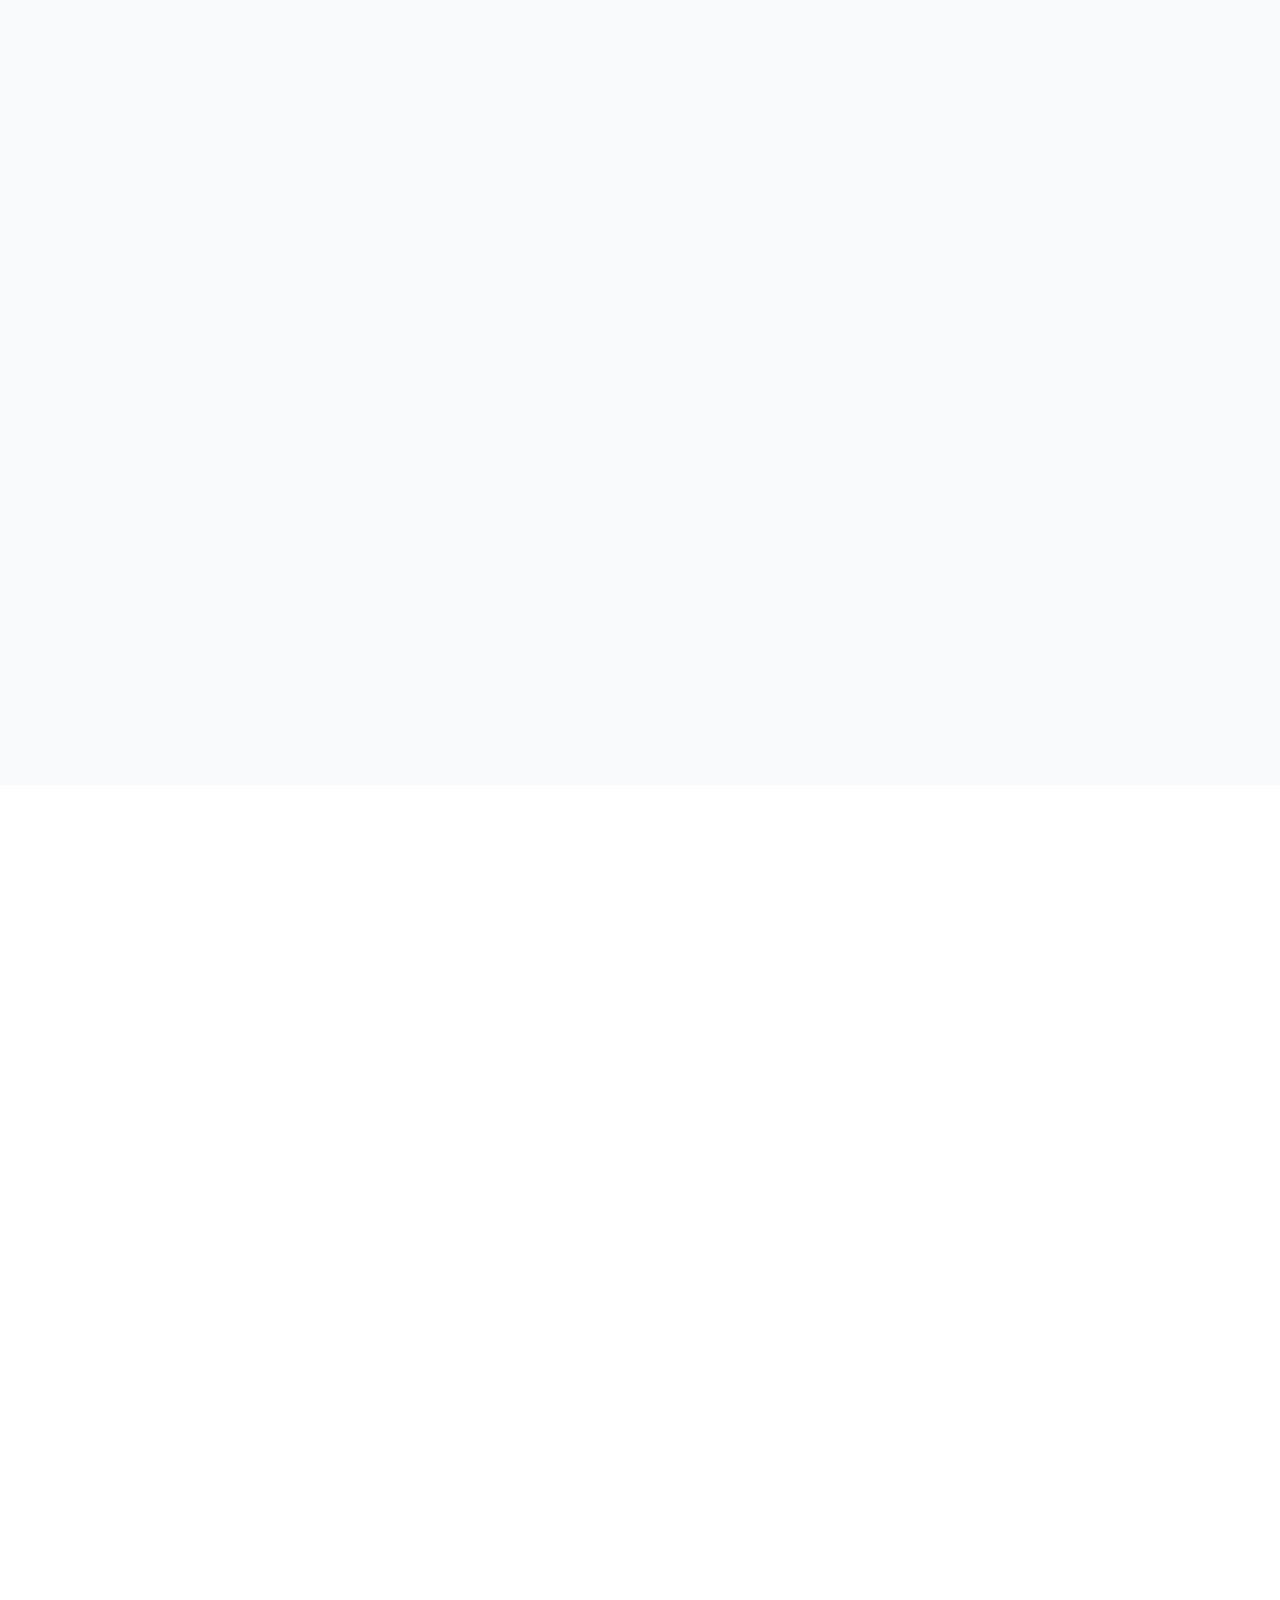
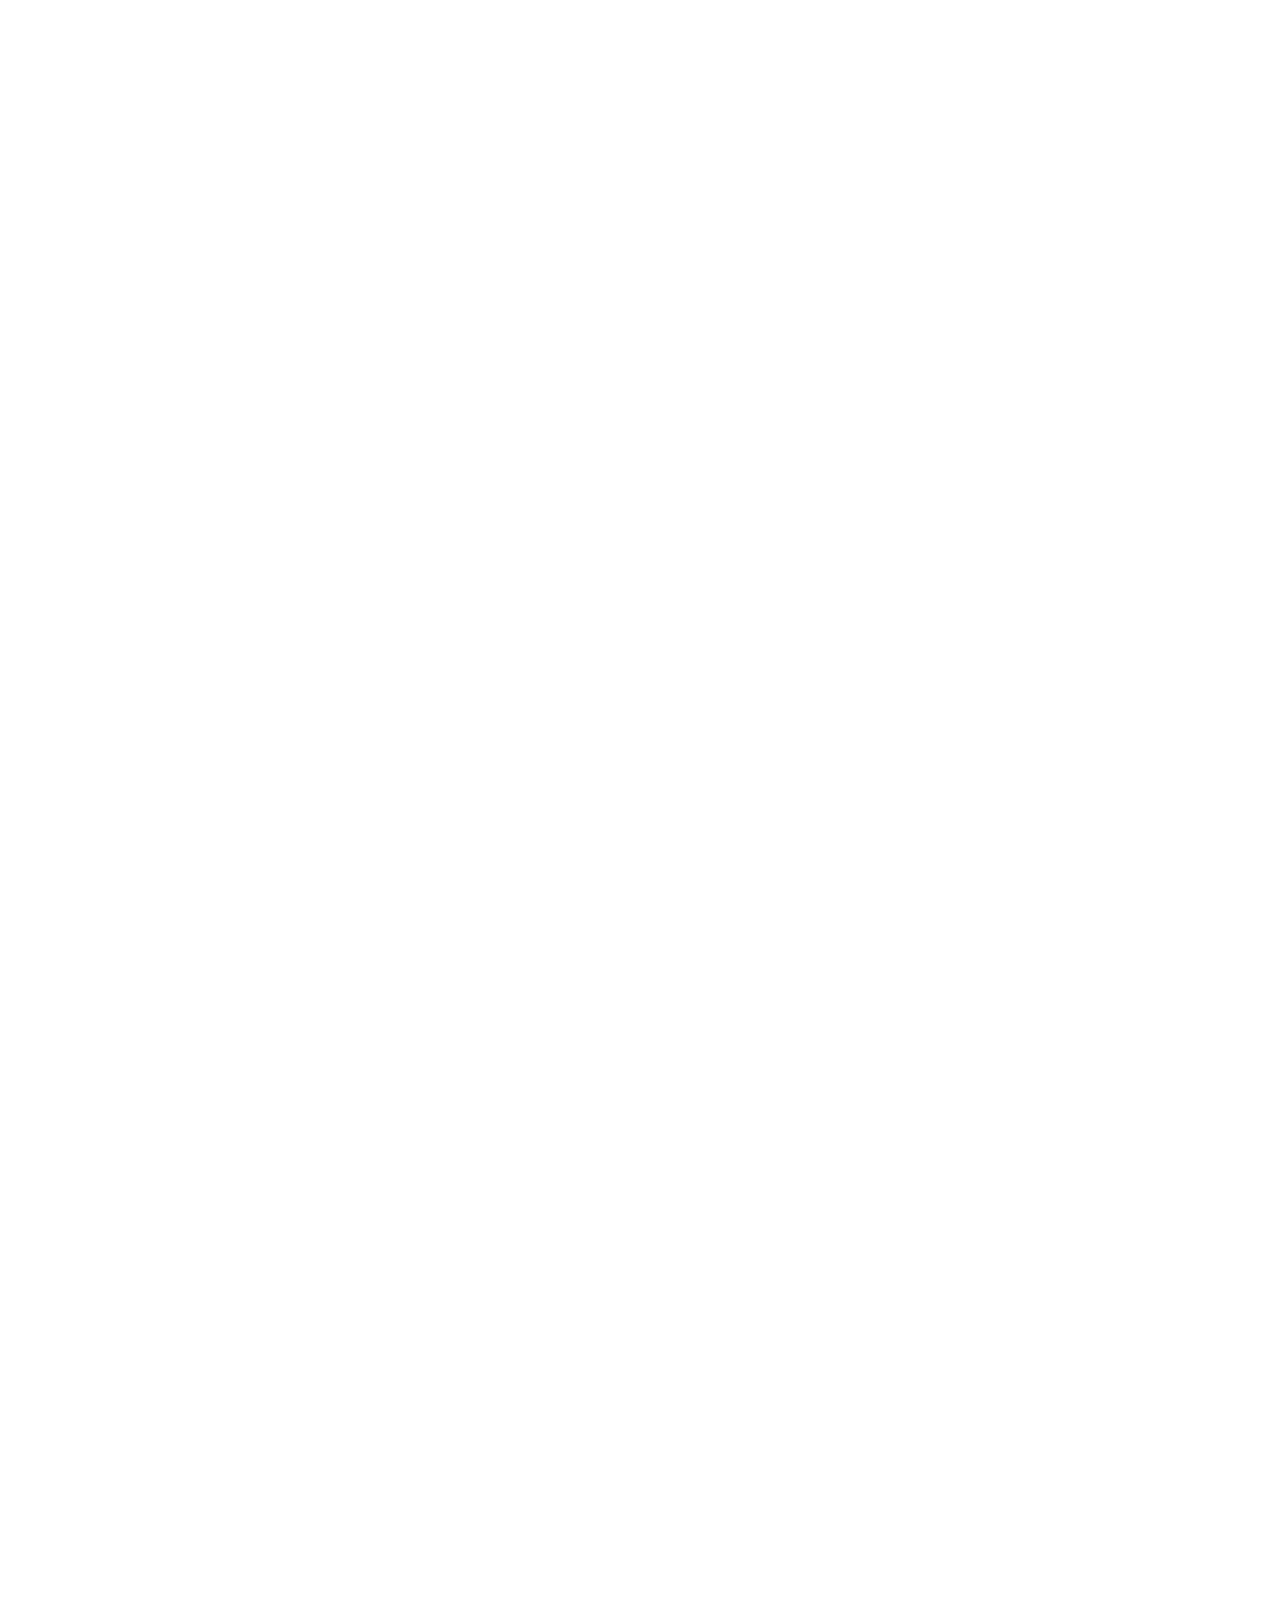
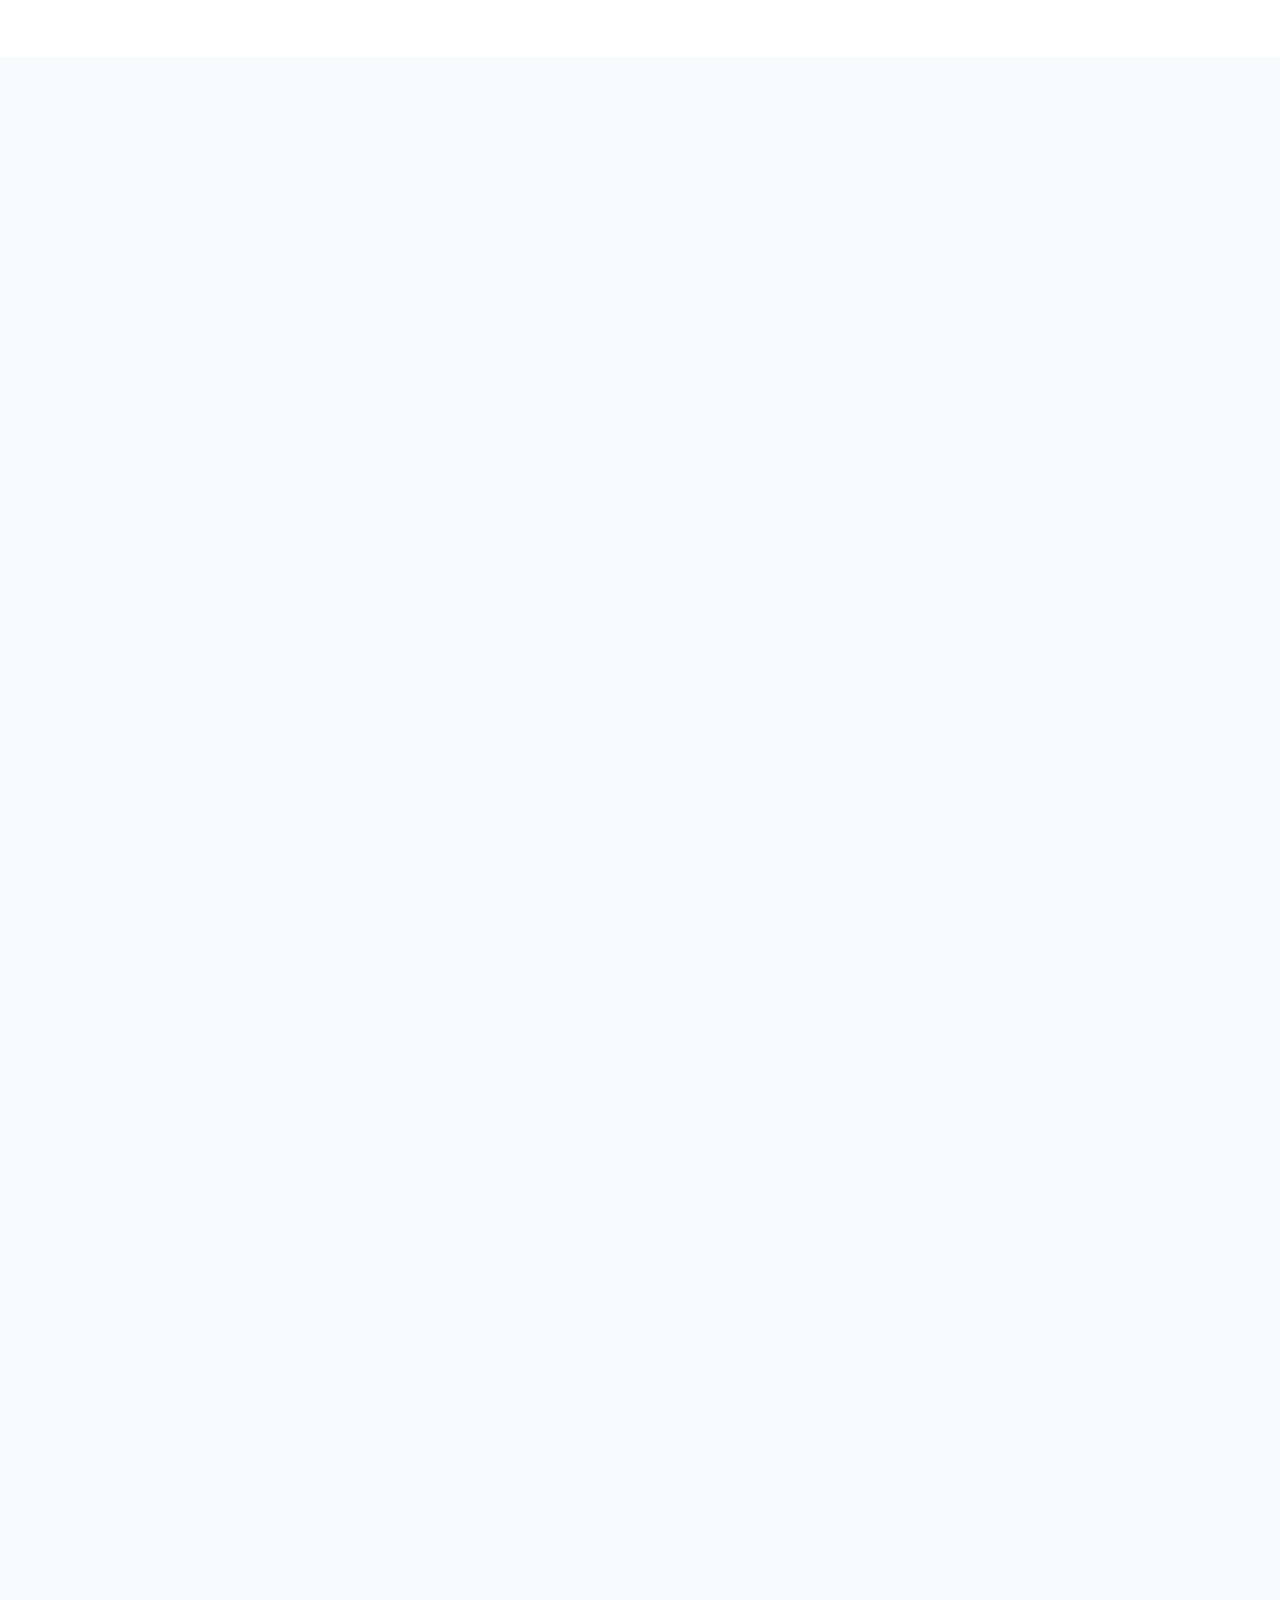
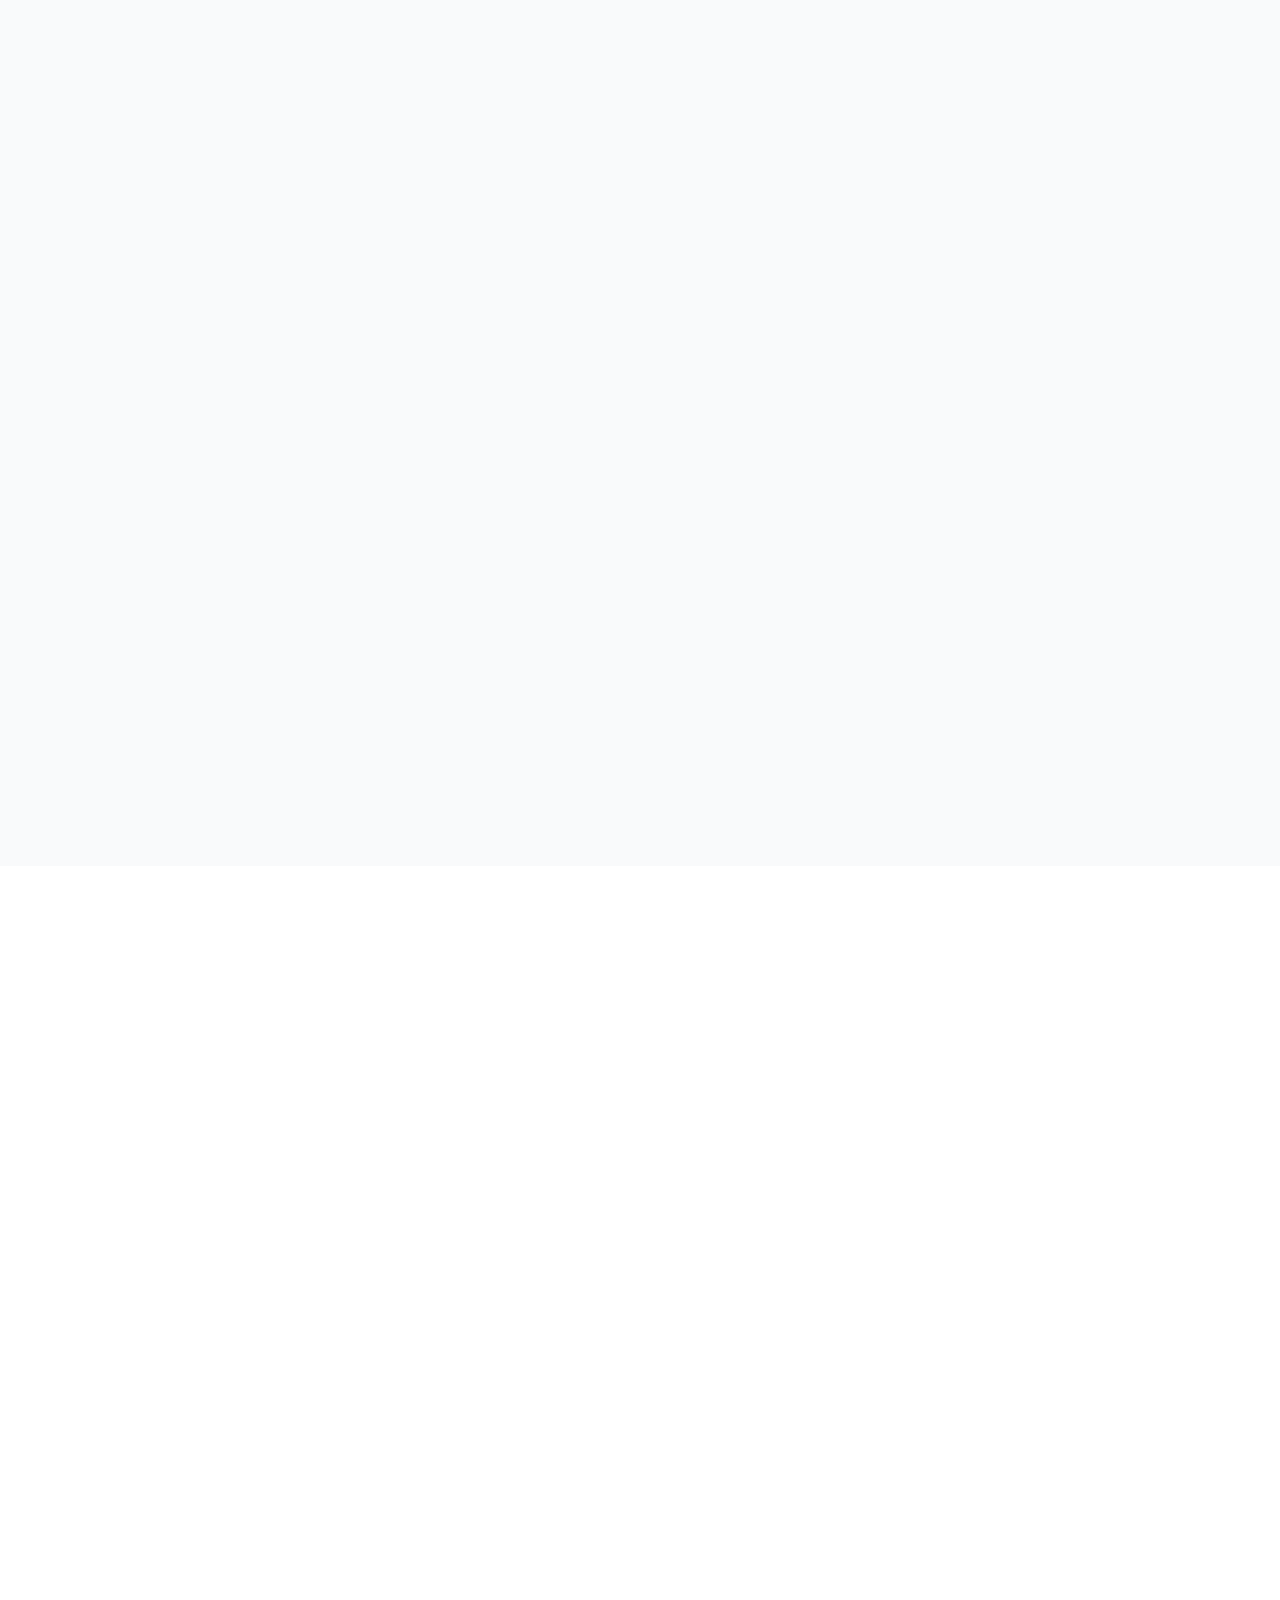
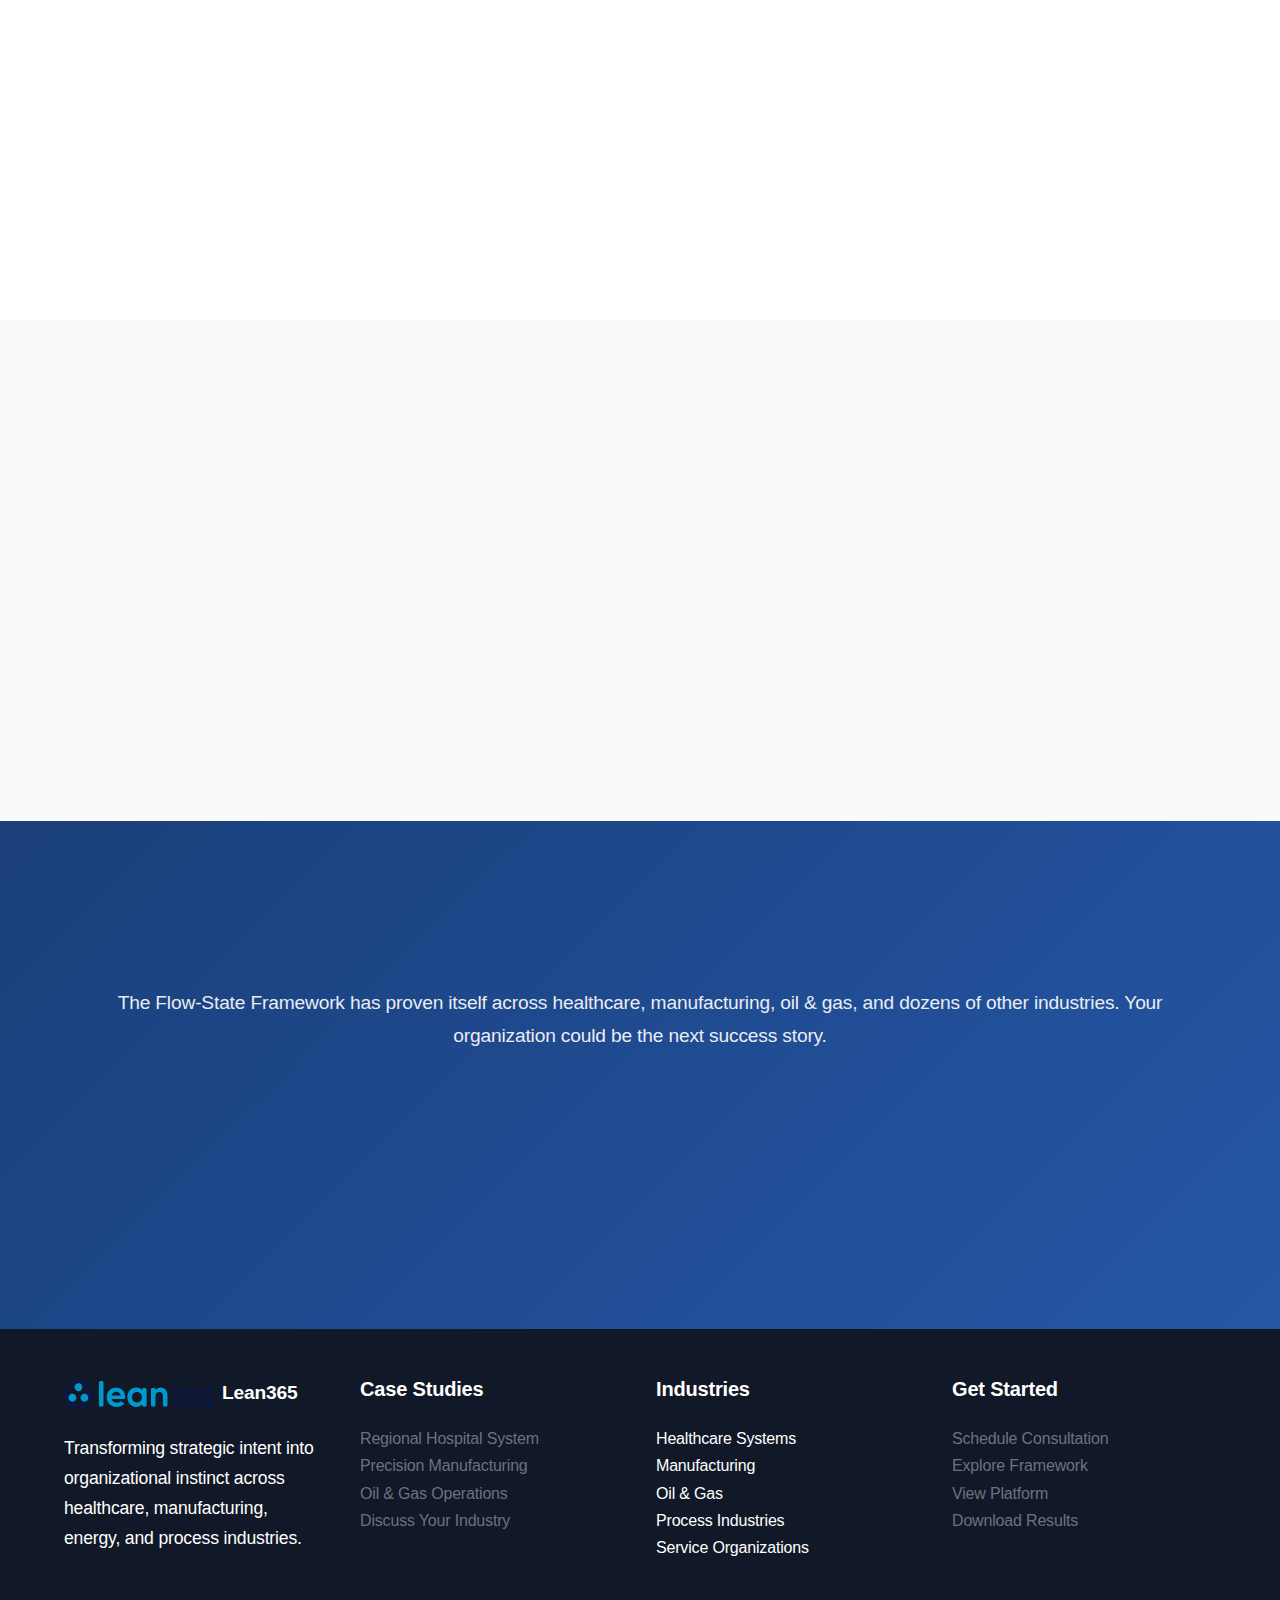
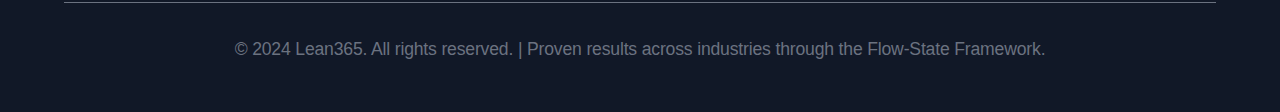
<file: Lean365_Solutions/FSF/FSF_Casestudies.html>
<!DOCTYPE html>
<html lang="en">
<head>
    <meta charset="UTF-8">
    <meta name="viewport" content="width=device-width, initial-scale=1.0">
    <title>Flow-State Framework Case Studies | Proven Results Across Industries | Lean365</title>
    <meta name="description" content="Discover real-world success stories of the Flow-State Framework. See proven results in healthcare, manufacturing, and oil & gas industries with measurable ROI and sustainable transformation.">
    <meta name="keywords" content="Flow-State Framework case studies, strategic execution results, healthcare transformation, manufacturing improvement, oil gas optimization, Lean365 success stories">
    <link rel="stylesheet" href="../assets/css/style.css">
    <link rel="icon" type="image/svg+xml" href="../assets/images/logo.svg">
    <style>
        /* Industry Filter Styling */
        .industry-filters {
            display: flex;
            justify-content: center;
            gap: 1rem;
            margin: 2rem 0;
            flex-wrap: wrap;
        }
        
        .filter-btn {
            padding: 0.75rem 1.5rem;
            border: 2px solid var(--lean-blue);
            background: white;
            color: var(--lean-blue);
            border-radius: 25px;
            font-weight: 600;
            cursor: pointer;
            transition: all 0.3s ease;
            font-size: 0.95rem;
        }
        
        .filter-btn.active,
        .filter-btn:hover {
            background: var(--lean-blue);
            color: white;
            transform: translateY(-2px);
            box-shadow: var(--shadow-medium);
        }
        
        /* Results Dashboard */
        .results-dashboard {
            background: linear-gradient(135deg, var(--lean-blue) 0%, var(--lean-blue-dark) 100%);
            border-radius: 16px;
            padding: 2rem;
            margin: 2rem 0;
            color: white;
        }
        
        .dashboard-title {
            text-align: center;
            margin-bottom: 2rem;
            font-size: 1.5rem;
            font-weight: 600;
        }
        
        .dashboard-metrics {
            display: grid;
            grid-template-columns: repeat(auto-fit, minmax(200px, 1fr));
            gap: 1.5rem;
        }
        
        .metric-card {
            background: rgba(255, 255, 255, 0.1);
            border-radius: 12px;
            padding: 1.5rem;
            text-align: center;
            backdrop-filter: blur(10px);
            border: 1px solid rgba(255, 255, 255, 0.2);
        }
        
        .metric-icon {
            font-size: 2.5rem;
            margin-bottom: 0.5rem;
            display: block;
        }
        
        .metric-value {
            font-size: 2.2rem;
            font-weight: 700;
            color: var(--warning-orange);
            display: block;
            margin-bottom: 0.5rem;
        }
        
        .metric-label {
            font-size: 0.95rem;
            opacity: 0.9;
        }
        
        /* Interactive Case Study Cards */
        .case-studies-interactive {
            display: grid;
            grid-template-columns: repeat(auto-fit, minmax(350px, 1fr));
            gap: 2rem;
            margin-top: 3rem;
        }
        
        .case-study-card-new {
            background: white;
            border-radius: 16px;
            padding: 2rem;
            box-shadow: var(--shadow-soft);
            transition: all 0.3s ease;
            border: 1px solid var(--neutral-200);
            position: relative;
            overflow: hidden;
        }
        
        .case-study-card-new:hover {
            transform: translateY(-8px);
            box-shadow: var(--shadow-strong);
            border-color: var(--lean-blue);
        }
        
        .case-header {
            display: flex;
            justify-content: space-between;
            align-items: center;
            margin-bottom: 1rem;
        }
        
        .industry-badge {
            padding: 4px 12px;
            border-radius: 20px;
            font-size: 0.8rem;
            font-weight: 600;
            color: white;
        }
        
        .industry-badge.healthcare {
            background: #e74c3c;
        }
        
        .industry-badge.manufacturing {
            background: #f39c12;
        }
        
        .industry-badge.energy {
            background: #27ae60;
        }
        
        .case-icon {
            font-size: 2rem;
        }
        
        .case-study-card-new h3 {
            color: var(--lean-gray-dark);
            margin-bottom: 0.5rem;
            font-size: 1.4rem;
        }
        
        .case-subtitle {
            color: var(--lean-gray-medium);
            font-size: 0.95rem;
            margin-bottom: 1.5rem;
        }
        
        .case-challenge {
            background: var(--neutral-100);
            padding: 1rem;
            border-radius: 8px;
            margin-bottom: 1.5rem;
        }
        
        .case-challenge h4 {
            color: var(--lean-blue);
            margin-bottom: 0.5rem;
            font-size: 1rem;
        }
        
        .case-challenge p {
            margin: 0;
            font-size: 0.9rem;
            line-height: 1.4;
        }
        
        .case-results-preview {
            display: grid;
            grid-template-columns: repeat(3, 1fr);
            gap: 0.75rem;
            margin-bottom: 1.5rem;
        }
        
        .result-item {
            text-align: center;
            padding: 1rem 0.4rem;
            background: var(--lean-gray-light);
            border-radius: 12px;
            min-height: 80px;
            display: flex;
            flex-direction: column;
            justify-content: center;
            align-items: center;
            border: 1px solid var(--neutral-200);
            transition: all 0.3s ease;
            overflow: visible;
        }
        
        .result-item:hover {
            transform: translateY(-2px);
            box-shadow: var(--shadow-soft);
            border-color: var(--lean-blue);
        }
        
        .result-value {
            display: block;
            font-size: 1rem;
            font-weight: 700;
            color: var(--success-green);
            margin-bottom: 0.3rem;
            line-height: 1.1;
            white-space: nowrap;
        }
        
        .result-label {
            font-size: 0.7rem;
            color: var(--lean-gray-medium);
            line-height: 1.2;
            font-weight: 500;
            text-align: center;
            word-wrap: break-word;
            hyphens: auto;
        }
        
        .case-actions {
            display: flex;
            gap: 0.5rem;
        }
        
        .case-btn {
            flex: 1;
            padding: 0.75rem 1rem;
            border: none;
            border-radius: 8px;
            font-weight: 600;
            cursor: pointer;
            transition: all 0.3s ease;
            font-size: 0.9rem;
        }
        
        .case-btn.primary {
            background: var(--lean-blue);
            color: white;
        }
        
        .case-btn.primary:hover {
            background: var(--lean-blue-dark);
            transform: translateY(-2px);
        }
        
        .case-btn.secondary {
            background: white;
            color: var(--lean-blue);
            border: 2px solid var(--lean-blue);
        }
        
        .case-btn.secondary:hover {
            background: var(--lean-blue);
            color: white;
        }
        
        /* Hide/Show functionality for industry filter */
        .case-study-card-new.hidden {
            display: none;
        }
        
        /* Enhanced Results Sections */
        .case-study-results-enhanced {
            background: var(--lean-gray-light);
            border-radius: 16px;
            padding: 2rem;
            margin: 2rem 0;
        }
        
        .results-header {
            text-align: center;
            margin-bottom: 2rem;
        }
        
        .results-header h3 {
            color: var(--lean-blue);
            margin-bottom: 1rem;
            font-size: 1.8rem;
        }
        
        .case-study-results {
            display: grid;
            grid-template-columns: repeat(auto-fit, minmax(200px, 1fr));
            gap: 1.5rem;
        }
        
        .result-metric {
            background: white;
            padding: 2rem 1.5rem;
            border-radius: 12px;
            text-align: center;
            box-shadow: var(--shadow-soft);
            transition: transform 0.3s ease;
        }
        
        .result-metric:hover {
            transform: translateY(-4px);
        }
        
        .result-value {
            font-size: 2.2rem;
            font-weight: 700;
            color: var(--success-green);
            display: block;
            margin-bottom: 0.5rem;
        }
        
        /* Mobile Responsiveness */
        @media (max-width: 768px) {
            .industry-filters {
                flex-direction: column;
                align-items: center;
            }
            
            .filter-btn {
                width: 200px;
            }
            
            .dashboard-metrics {
                grid-template-columns: repeat(2, 1fr);
                gap: 1rem;
            }
            
            .case-studies-interactive {
                grid-template-columns: 1fr;
            }
            
            .case-results-preview {
                grid-template-columns: 1fr;
                gap: 0.75rem;
            }
            
            .result-item {
                min-height: 70px;
                padding: 0.8rem 0.3rem;
            }
            
            .case-actions {
                flex-direction: column;
            }
        }
    </style>
</head>
<body>
    <!-- Header -->
    <header class="header">
        <div class="container">
            <div class="logo">
                <img src="../assets/images/logo.svg" alt="Lean365 Logo">
            </div>
            <nav>
                <ul class="nav">
                    <li><a href="../index.html">Home</a></li>
                    <li><a href="FSF_Framework.html">Framework</a></li>
                    <li><a href="../Lean365_Platform/platform.html">Platform</a></li>
                    <li><a href="#case-studies">Results</a></li>
                    <li><a href="../Consulting/resources.html">Resources</a></li>
                </ul>
            </nav>
        </div>
    </header>

    <!-- Breadcrumb Navigation -->
    <nav class="breadcrumb" style="background: #f8fafc; padding: 1rem 0; border-bottom: 1px solid #e2e8f0;">
        <div class="container">
            <a href="../index.html" style="color: #64748b; text-decoration: none;">Home</a>
            <span style="margin: 0 0.5rem; color: #cbd5e1;">></span>
            <a href="#" style="color: #64748b; text-decoration: none;">FSF</a>
            <span style="margin: 0 0.5rem; color: #cbd5e1;">></span>
            <span style="color: #1e293b; font-weight: 500;">Case Studies</span>
        </div>
    </nav>

    <!-- Hero Section -->
    <section class="hero">
        <div class="container">
            <h1 class="fade-in">Proven Results Across Industries</h1>
            <p class="subtitle fade-in">The Flow-State Framework adapts to any industry while maintaining its core effectiveness. See how organizations transformed strategic execution with measurable, sustainable results.</p>
            
            <div class="hero-stats fade-in">
                <div class="stat-item">
                    <span class="stat-number" data-target="40" data-suffix="%">0%</span>
                    <span class="stat-label">Faster strategic execution</span>
                </div>
                <div class="stat-item">
                    <span class="stat-number" data-target="60" data-suffix="%">0%</span>
                    <span class="stat-label">Improvement in engagement</span>
                </div>
                <div class="stat-item">
                    <span class="stat-number" data-target="90" data-suffix=" days">0 days</span>
                    <span class="stat-label">To measurable results</span>
                </div>
                <div class="stat-item">
                    <span class="stat-number" data-target="6" data-suffix="M+">0M+</span>
                    <span class="stat-label">In documented savings</span>
                </div>
            </div>
        </div>
    </section>

    <!-- Industry Filter Navigation -->
    <section class="section" id="case-studies">
        <div class="container">
            <div class="text-center mb-xl">
                <h2 class="fade-in">Real Organizations, Real Results</h2>
                <p class="fade-in" style="font-size: 1.2rem; max-width: 800px; margin: 0 auto;">Proven transformation across industries with measurable ROI and sustainable results</p>
            </div>
            
            <!-- Industry Filter Buttons -->
            <div class="text-center">
                <div class="industry-filters fade-in">
                    <button class="filter-btn active" onclick="filterIndustry('all')">All Industries</button>
                    <button class="filter-btn" onclick="filterIndustry('healthcare')">Healthcare</button>
                    <button class="filter-btn" onclick="filterIndustry('manufacturing')">Manufacturing</button>
                    <button class="filter-btn" onclick="filterIndustry('energy')">Oil & Gas</button>
                </div>
            </div>
            
            <!-- Interactive Case Study Cards -->
            <div class="case-studies-interactive">
                <div class="case-study-card-new fade-in" data-industry="healthcare">
                    <div class="case-header">
                        <div class="industry-badge healthcare">Healthcare</div>
                        <div class="case-icon">🏥</div>
                    </div>
                    <h3>Regional Hospital System</h3>
                    <p class="case-subtitle">400-bed system • 2,500 employees</p>
                    
                    <div class="case-challenge">
                        <h4>Challenge</h4>
                        <p>80th percentile patient satisfaction, 18% staff turnover, operational inefficiencies</p>
                    </div>
                    
                    <div class="case-results-preview">
                        <div class="result-item">
                            <span class="result-value">89th</span>
                            <span class="result-label">Patient Satisfaction</span>
                        </div>
                        <div class="result-item">
                            <span class="result-value">14%</span>
                            <span class="result-label">Staff Turnover</span>
                        </div>
                        <div class="result-item">
                            <span class="result-value">$2.1M</span>
                            <span class="result-label">Cost Savings</span>
                        </div>
                    </div>
                    
                    <div class="case-actions">
                        <button class="case-btn primary" onclick="showCaseDetails('healthcare')">View Full Story</button>
                        <button class="case-btn secondary" onclick="showResults('healthcare')">Jump to Results</button>
                    </div>
                </div>
                
                <div class="case-study-card-new fade-in" data-industry="manufacturing">
                    <div class="case-header">
                        <div class="industry-badge manufacturing">Manufacturing</div>
                        <div class="case-icon">🏭</div>
                    </div>
                    <h3>Precision Manufacturing</h3>
                    <p class="case-subtitle">150 employees • High-precision components</p>
                    
                    <div class="case-challenge">
                        <h4>Challenge</h4>
                        <p>87% first-pass yield, 78% on-time delivery, improvement fatigue</p>
                    </div>
                    
                    <div class="case-results-preview">
                        <div class="result-item">
                            <span class="result-value">96%</span>
                            <span class="result-label">First-Pass Yield</span>
                        </div>
                        <div class="result-item">
                            <span class="result-value">94%</span>
                            <span class="result-label">On-Time Delivery</span>
                        </div>
                        <div class="result-item">
                            <span class="result-value">$380K</span>
                            <span class="result-label">Scrap Reduction</span>
                        </div>
                    </div>
                    
                    <div class="case-actions">
                        <button class="case-btn primary" onclick="showCaseDetails('manufacturing')">View Full Story</button>
                        <button class="case-btn secondary" onclick="showResults('manufacturing')">Jump to Results</button>
                    </div>
                </div>
                
                <div class="case-study-card-new fade-in" data-industry="energy">
                    <div class="case-header">
                        <div class="industry-badge energy">Oil & Gas</div>
                        <div class="case-icon">🛢️</div>
                    </div>
                    <h3>Upstream Operations</h3>
                    <p class="case-subtitle">12 drilling locations • Mid-size operator</p>
                    
                    <div class="case-challenge">
                        <h4>Challenge</h4>
                        <p>2.1 safety incidents per 200K hours, 82% well uptime, siloed operations</p>
                    </div>
                    
                    <div class="case-results-preview">
                        <div class="result-item">
                            <span class="result-value">85%</span>
                            <span class="result-label">Safety Improvement</span>
                        </div>
                        <div class="result-item">
                            <span class="result-value">91%</span>
                            <span class="result-label">Well Uptime</span>
                        </div>
                        <div class="result-item">
                            <span class="result-value">$4.2M</span>
                            <span class="result-label">Annual Savings</span>
                        </div>
                    </div>
                    
                    <div class="case-actions">
                        <button class="case-btn primary" onclick="showCaseDetails('energy')">View Full Story</button>
                        <button class="case-btn secondary" onclick="showResults('energy')">Jump to Results</button>
                    </div>
                </div>
            </div>
        </div>
    </section>

    <!-- Healthcare Case Study -->
    <section class="section section-alt" id="healthcare">
        <div class="container">
            <div class="text-center mb-xl">
                <h2 class="fade-in">Case Study 1: Regional Hospital System</h2>
                <p class="fade-in" style="font-size: 1.2rem; font-style: italic; color: var(--lean-blue);">"Finally, a way to connect our strategic priorities with what happens at the bedside every day."</p>
                <p class="fade-in"><strong>— Chief Nursing Officer</strong></p>
            </div>
            
            <div style="background: white; padding: 3rem; border-radius: 12px; margin-bottom: 3rem;" class="fade-in">
                <h3 style="color: var(--lean-blue); margin-bottom: 2rem;">The Challenge</h3>
                <p style="font-size: 1.1rem; margin-bottom: 1.5rem;">A 400-bed regional hospital system was struggling with patient satisfaction scores stuck in the 80th percentile, staff turnover approaching 18%, and operational inefficiencies that impacted both quality and financial performance. Despite clear strategic priorities around patient experience, financial performance, and staff engagement, frontline teams couldn't connect their daily work to these goals.</p>
                
                <h4 style="color: var(--lean-gray-dark); margin: 2rem 0 1rem;">Specific Pain Points:</h4>
                <ul style="padding-left: 2rem; line-height: 1.8;">
                    <li>Nursing units operated in silos with inconsistent practices</li>
                    <li>Communication gaps between shifts led to patient care issues</li>
                    <li>Staff felt disconnected from hospital-wide strategic initiatives</li>
                    <li>No systematic way to capture and spread successful innovations</li>
                    <li>Leadership lacked real-time visibility into frontline challenges</li>
                </ul>
            </div>
            
            <div class="framework-visual">
                <div class="framework-stage fade-in">
                    <div class="stage-number">1</div>
                    <h4>Contextual Readiness</h4>
                    <p><strong>Assessment revealed:</strong> High clinical competence but low change confidence. Staff trusted each other but felt disconnected from leadership decisions. Strong peer relationships but skeptical of management promises.</p>
                </div>
                
                <div class="framework-stage fade-in">
                    <div class="stage-number">2</div>
                    <h4>Strategic Cascade</h4>
                    <p><strong>Lean365 Balanced Scorecard</strong> translated 'patient experience excellence' into unit-specific metrics: response time to call lights, bedside manner scores, discharge readiness.</p>
                </div>
                
                <div class="framework-stage fade-in">
                    <div class="stage-number">3</div>
                    <h4>Daily Practice Engine</h4>
                    <p><strong>Daily Huddles</strong> identified staffing gaps before problems. <strong>PDCA Projects</strong> improved discharge processes. <strong>LeanFlow</strong> standardized shift handoffs.</p>
                </div>
                
                <div class="framework-stage fade-in">
                    <div class="stage-number">4</div>
                    <h4>Leadership Engagement</h4>
                    <p><strong>Strategic Rounding</strong> by nurse managers recognized improvements and removed barriers. CNO visibility into frontline innovations increased leadership credibility.</p>
                </div>
            </div>
            
            <div style="background: var(--lean-gray-light); padding: 3rem; border-radius: 12px; margin-top: 3rem;" class="fade-in">
                <h3 style="color: var(--lean-blue); text-align: center; margin-bottom: 2rem;">Results After 12 Months</h3>
                <div class="case-study-results" style="display: grid; grid-template-columns: repeat(auto-fit, minmax(250px, 1fr)); gap: 2rem;">
                    <div class="result-metric" style="background: white; padding: 2rem; border-radius: 8px; text-align: center;">
                        <div class="result-value" style="font-size: 2rem; font-weight: 700; color: var(--success-green);">80th → 89th</div>
                        <div style="font-weight: 600; margin-top: 0.5rem;">Patient Satisfaction Percentile</div>
                        <p style="margin-top: 1rem; font-size: 0.9rem;">Sustained improvement across all units with consistent practices</p>
                    </div>
                    <div class="result-metric" style="background: white; padding: 2rem; border-radius: 8px; text-align: center;">
                        <div class="result-value" style="font-size: 2rem; font-weight: 700; color: var(--success-green);">18% → 14%</div>
                        <div style="font-weight: 600; margin-top: 0.5rem;">Staff Turnover Reduction</div>
                        <p style="margin-top: 1rem; font-size: 0.9rem;">Engaged employees staying longer with clear career paths</p>
                    </div>
                    <div class="result-metric" style="background: white; padding: 2rem; border-radius: 8px; text-align: center;">
                        <div class="result-value" style="font-size: 2rem; font-weight: 700; color: var(--success-green);">$2.1M</div>
                        <div style="font-weight: 600; margin-top: 0.5rem;">Operating Margin Improvement</div>
                        <p style="margin-top: 1rem; font-size: 0.9rem;">Through reduced length of stay and improved efficiency</p>
                    </div>
                    <div class="result-metric" style="background: white; padding: 2rem; border-radius: 8px; text-align: center;">
                        <div class="result-value" style="font-size: 2rem; font-weight: 700; color: var(--success-green);">89%</div>
                        <div style="font-weight: 600; margin-top: 0.5rem;">Staff Strategic Alignment</div>
                        <p style="margin-top: 1rem; font-size: 0.9rem;">Could articulate how daily work connected to hospital strategy</p>
                    </div>
                </div>
            </div>
            
            <div style="background: white; padding: 3rem; border-radius: 12px; margin-top: 3rem;" class="fade-in">
                <h4 style="color: var(--lean-blue); margin-bottom: 1.5rem;">Key Success Factors</h4>
                <div class="framework-visual">
                    <div class="framework-stage">
                        <p><strong>Unit-Level Metrics:</strong> Each nursing unit could see how their daily actions impacted hospital-wide patient satisfaction</p>
                    </div>
                    <div class="framework-stage">
                        <p><strong>Communication Standardization:</strong> LeanFlow eliminated handoff errors and accelerated new nurse onboarding</p>
                    </div>
                    <div class="framework-stage">
                        <p><strong>Systematic Improvement:</strong> PDCA projects reduced average length of stay by 0.8 days through better discharge planning</p>
                    </div>
                </div>
            </div>
        </div>
    </section>

    <!-- Manufacturing Case Study -->
    <section class="section" id="manufacturing">
        <div class="container">
            <div class="text-center mb-xl">
                <h2 class="fade-in">Case Study 2: Precision Manufacturing Company</h2>
                <p class="fade-in" style="font-size: 1.2rem; font-style: italic; color: var(--lean-blue);">"Our teams went from waiting for instructions to driving innovation. The change in ownership is incredible."</p>
                <p class="fade-in"><strong>— Plant Manager</strong></p>
            </div>
            
            <div style="background: white; padding: 3rem; border-radius: 12px; margin-bottom: 3rem;" class="fade-in">
                <h3 style="color: var(--lean-blue); margin-bottom: 2rem;">The Challenge</h3>
                <p style="font-size: 1.1rem; margin-bottom: 1.5rem;">A 150-employee precision manufacturing company needed to improve quality, reduce waste, and increase customer responsiveness. Previous lean initiatives had stalled because improvements weren't sustained and strategic goals felt abstract to shop floor teams. Customer complaints were increasing, and competitive pressure demanded faster response times.</p>
                
                <h4 style="color: var(--lean-gray-dark); margin: 2rem 0 1rem;">Specific Pain Points:</h4>
                <ul style="padding-left: 2rem; line-height: 1.8;">
                    <li>First-pass yield stuck at 87% despite multiple improvement efforts</li>
                    <li>On-time delivery performance declining to 78%</li>
                    <li>High scrap and rework costs eating into margins</li>
                    <li>Improvement fatigue from failed previous initiatives</li>
                    <li>Disconnect between company goals and daily production activities</li>
                </ul>
            </div>
            
            <div class="framework-visual">
                <div class="framework-stage fade-in">
                    <div class="stage-number">1</div>
                    <h4>Contextual Readiness</h4>
                    <p><strong>Assessment revealed:</strong> High operational knowledge but improvement fatigue. Teams had seen multiple change initiatives come and go. Strong peer relationships but skeptical of management promises.</p>
                </div>
                
                <div class="framework-stage fade-in">
                    <div class="stage-number">2</div>
                    <h4>Strategic Cascade</h4>
                    <p><strong>Lean365 Balanced Scorecard</strong> connected company goals to cell-level metrics: first-pass yield, on-time delivery, cross-training hours. Each production cell had three key numbers everyone understood.</p>
                </div>
                
                <div class="framework-stage fade-in">
                    <div class="stage-number">3</div>
                    <h4>Daily Practice Engine</h4>
                    <p><strong>Daily Huddles</strong> at shift start identified quality issues in real-time. <strong>PDCA Projects</strong> eliminated scrap root causes. <strong>LeanFlow</strong> captured setup procedures, reducing operator variation.</p>
                </div>
                
                <div class="framework-stage fade-in">
                    <div class="stage-number">4</div>
                    <h4>Leadership Engagement</h4>
                    <p><strong>Strategic Rounding</strong> by production supervisors coached problem-solving skills and recognized innovation. Plant manager visibility into frontline improvements built trust.</p>
                </div>
            </div>
            
            <div style="background: var(--lean-gray-light); padding: 3rem; border-radius: 12px; margin-top: 3rem;" class="fade-in">
                <h3 style="color: var(--lean-blue); text-align: center; margin-bottom: 2rem;">Results After 18 Months</h3>
                <div class="case-study-results" style="display: grid; grid-template-columns: repeat(auto-fit, minmax(250px, 1fr)); gap: 2rem;">
                    <div class="result-metric" style="background: white; padding: 2rem; border-radius: 8px; text-align: center;">
                        <div class="result-value" style="font-size: 2rem; font-weight: 700; color: var(--success-green);">87% → 96%</div>
                        <div style="font-weight: 600; margin-top: 0.5rem;">First-Pass Yield</div>
                        <p style="margin-top: 1rem; font-size: 0.9rem;">Consistent quality across all production cells</p>
                    </div>
                    <div class="result-metric" style="background: white; padding: 2rem; border-radius: 8px; text-align: center;">
                        <div class="result-value" style="font-size: 2rem; font-weight: 700; color: var(--success-green);">78% → 94%</div>
                        <div style="font-weight: 600; margin-top: 0.5rem;">On-Time Delivery</div>
                        <p style="margin-top: 1rem; font-size: 0.9rem;">Reliable customer delivery performance</p>
                    </div>
                    <div class="result-metric" style="background: white; padding: 2rem; border-radius: 8px; text-align: center;">
                        <div class="result-value" style="font-size: 2rem; font-weight: 700; color: var(--success-green);">$380K</div>
                        <div style="font-weight: 600; margin-top: 0.5rem;">Annual Scrap Reduction</div>
                        <p style="margin-top: 1rem; font-size: 0.9rem;">Through systematic root cause elimination</p>
                    </div>
                    <div class="result-metric" style="background: white; padding: 2rem; border-radius: 8px; text-align: center;">
                        <div class="result-value" style="font-size: 2rem; font-weight: 700; color: var(--success-green);">3.2 → 4.1</div>
                        <div style="font-weight: 600; margin-top: 0.5rem;">Engagement Score (5-point scale)</div>
                        <p style="margin-top: 1rem; font-size: 0.9rem;">Employees feeling valued and heard</p>
                    </div>
                </div>
            </div>
            
            <div style="background: white; padding: 3rem; border-radius: 12px; margin-top: 3rem;" class="fade-in">
                <h4 style="color: var(--lean-blue); margin-bottom: 1.5rem;">Innovation from the Frontline</h4>
                <p style="margin-bottom: 2rem;">12 process innovations developed by frontline teams were scaled across all production cells, demonstrating how strategic muscle memory enables continuous improvement.</p>
                
                <div class="framework-visual">
                    <div class="framework-stage">
                        <p><strong>AI-Powered Learning:</strong> PDCA module suggested solutions from similar past projects, accelerating improvement cycles</p>
                    </div>
                    <div class="framework-stage">
                        <p><strong>Knowledge Capture:</strong> LeanFlow documented best practices immediately, preventing knowledge loss during shift changes</p>
                    </div>
                    <div class="framework-stage">
                        <p><strong>Strategic Connection:</strong> Every improvement connected to customer satisfaction and delivery performance</p>
                    </div>
                </div>
            </div>
        </div>
    </section>

    <!-- Oil & Gas Case Study -->
    <section class="section section-alt" id="oilgas">
        <div class="container">
            <div class="text-center mb-xl">
                <h2 class="fade-in">Case Study 3: Upstream Oil & Gas Operations</h2>
                <p class="fade-in" style="font-size: 1.2rem; font-style: italic; color: var(--lean-blue);">"Best practices from our top-performing locations are now standard across all sites. That's never happened before."</p>
                <p class="fade-in"><strong>— Regional Operations Manager</strong></p>
            </div>
            
            <div style="background: white; padding: 3rem; border-radius: 12px; margin-bottom: 3rem;" class="fade-in">
                <h3 style="color: var(--lean-blue); margin-bottom: 2rem;">The Challenge</h3>
                <p style="font-size: 1.1rem; margin-bottom: 1.5rem;">A mid-size upstream operator with 12 drilling locations was facing safety incidents, production variability, and cost overruns. Strategic priorities around operational excellence and safety performance weren't translating into consistent field execution. Each location had developed different approaches, creating inefficiencies and safety risks.</p>
                
                <h4 style="color: var(--lean-gray-dark); margin: 2rem 0 1rem;">Specific Pain Points:</h4>
                <ul style="padding-left: 2rem; line-height: 1.8;">
                    <li>Lost-time incident rate of 2.1 per 200,000 hours worked</li>
                    <li>Well uptime averaging only 82% across locations</li>
                    <li>Inconsistent drilling cycle times and procedures</li>
                    <li>Siloed operations with limited knowledge sharing</li>
                    <li>Reactive safety culture instead of proactive improvement</li>
                </ul>
            </div>
            
            <div class="framework-visual">
                <div class="framework-stage fade-in">
                    <div class="stage-number">1</div>
                    <h4>Contextual Readiness</h4>
                    <p><strong>Assessment revealed:</strong> High technical expertise but siloed operations. Each location had different approaches. Strong safety culture but reactive rather than proactive improvement mindset.</p>
                </div>
                
                <div class="framework-stage fade-in">
                    <div class="stage-number">2</div>
                    <h4>Strategic Cascade</h4>
                    <p><strong>Lean365 Balanced Scorecard</strong> connected corporate objectives to location-specific metrics: near-miss reporting rates, well uptime percentage, cost per barrel. Each drilling team understood their impact.</p>
                </div>
                
                <div class="framework-stage fade-in">
                    <div class="stage-number">3</div>
                    <h4>Daily Practice Engine</h4>
                    <p><strong>Daily Huddles</strong> during shift turnover identified safety concerns immediately. <strong>PDCA Projects</strong> improved drilling efficiency. <strong>LeanFlow</strong> standardized critical well completion procedures.</p>
                </div>
                
                <div class="framework-stage fade-in">
                    <div class="stage-number">4</div>
                    <h4>Leadership Engagement</h4>
                    <p><strong>Strategic Rounding</strong> by area managers reinforced safety focus and removed operational barriers. Corporate visibility into field innovations improved resource allocation decisions.</p>
                </div>
            </div>
            
            <div style="background: var(--lean-gray-light); padding: 3rem; border-radius: 12px; margin-top: 3rem;" class="fade-in">
                <h3 style="color: var(--lean-blue); text-align: center; margin-bottom: 2rem;">Results After 24 Months</h3>
                <div class="case-study-results" style="display: grid; grid-template-columns: repeat(auto-fit, minmax(250px, 1fr)); gap: 2rem;">
                    <div class="result-metric" style="background: white; padding: 2rem; border-radius: 8px; text-align: center;">
                        <div class="result-value" style="font-size: 2rem; font-weight: 700; color: var(--success-green);">2.1 → 0.3</div>
                        <div style="font-weight: 600; margin-top: 0.5rem;">Lost-Time Incidents (per 200K hours)</div>
                        <p style="margin-top: 1rem; font-size: 0.9rem;">85% reduction in workplace injuries</p>
                    </div>
                    <div class="result-metric" style="background: white; padding: 2rem; border-radius: 8px; text-align: center;">
                        <div class="result-value" style="font-size: 2rem; font-weight: 700; color: var(--success-green);">82% → 91%</div>
                        <div style="font-weight: 600; margin-top: 0.5rem;">Well Uptime</div>
                        <p style="margin-top: 1rem; font-size: 0.9rem;">Consistent performance across all locations</p>
                    </div>
                    <div class="result-metric" style="background: white; padding: 2rem; border-radius: 8px; text-align: center;">
                        <div class="result-value" style="font-size: 2rem; font-weight: 700; color: var(--success-green);">$4.2M</div>
                        <div style="font-weight: 600; margin-top: 0.5rem;">Annual Cost Reduction</div>
                        <p style="margin-top: 1rem; font-size: 0.9rem;">Through improved drilling efficiency</p>
                    </div>
                    <div class="result-metric" style="background: white; padding: 2rem; border-radius: 8px; text-align: center;">
                        <div class="result-value" style="font-size: 2rem; font-weight: 700; color: var(--success-green);">78%</div>
                        <div style="font-weight: 600; margin-top: 0.5rem;">Strategic Understanding</div>
                        <p style="margin-top: 1rem; font-size: 0.9rem;">Field personnel explaining how daily work supported strategic goals</p>
                    </div>
                </div>
            </div>
            
            <div style="background: white; padding: 3rem; border-radius: 12px; margin-top: 3rem;" class="fade-in">
                <h4 style="color: var(--lean-blue); margin-bottom: 1.5rem;">Enterprise Knowledge Sharing</h4>
                <p style="margin-bottom: 2rem;">Best practices from top-performing locations were successfully replicated across all sites, creating enterprise-wide operational excellence.</p>
                
                <div class="framework-visual">
                    <div class="framework-stage">
                        <p><strong>Standardized Procedures:</strong> LeanFlow captured critical well completion and maintenance processes, reducing variability</p>
                    </div>
                    <div class="framework-stage">
                        <p><strong>Cycle Time Reduction:</strong> Average drilling cycle time reduced by 1.2 days per well through systematic improvement</p>
                    </div>
                    <div class="framework-stage">
                        <p><strong>Proactive Safety Culture:</strong> Near-miss reporting increased 300% as teams focused on prevention rather than reaction</p>
                    </div>
                </div>
            </div>
        </div>
    </section>

    <!-- Common Success Patterns -->
    <section class="section">
        <div class="container">
            <div class="text-center mb-xl">
                <h2 class="fade-in">Common Success Patterns</h2>
                <p class="fade-in" style="font-size: 1.2rem;">Across all industries, the Flow-State Framework creates predictable transformation patterns.</p>
            </div>
            
            <div class="framework-visual">
                <div class="framework-stage fade-in">
                    <div class="stage-icon">🎯</div>
                    <h4>Strategic Clarity</h4>
                    <p>Employees can articulate how their daily work connects to organizational success. No more abstract goals—concrete understanding.</p>
                </div>
                
                <div class="framework-stage fade-in">
                    <div class="stage-icon">⚡</div>
                    <h4>Faster Problem-Solving</h4>
                    <p>Teams identify and solve problems 40% faster through structured daily practices and systematic improvement methods.</p>
                </div>
                
                <div class="framework-stage fade-in">
                    <div class="stage-icon">🚀</div>
                    <h4>Innovation Culture</h4>
                    <p>Frontline employees become innovation drivers, creating improvements that scale across the enterprise.</p>
                </div>
                
                <div class="framework-stage fade-in">
                    <div class="stage-icon">💪</div>
                    <h4>Leadership Credibility</h4>
                    <p>Visible engagement and barrier removal builds trust and sustains momentum through leadership transitions.</p>
                </div>
                
                <div class="framework-stage fade-in">
                    <div class="stage-icon">🔄</div>
                    <h4>Sustainable Change</h4>
                    <p>Transformation that outlasts leadership changes because it's embedded in how work gets done daily.</p>
                </div>
                
                <div class="framework-stage fade-in">
                    <div class="stage-icon">📈</div>
                    <h4>Measurable ROI</h4>
                    <p>Quantifiable improvements in quality, efficiency, safety, and engagement within 90 days of implementation.</p>
                </div>
            </div>
        </div>
    </section>

    <!-- Implementation Timeline -->
    <section class="section section-alt">
        <div class="container">
            <div class="text-center mb-xl">
                <h2 class="fade-in">Your Results Timeline</h2>
                <p class="fade-in" style="font-size: 1.2rem;">Based on these case studies, here's what you can expect during your Flow-State Framework implementation.</p>
            </div>
            
            <div class="framework-visual">
                <div class="framework-stage fade-in">
                    <div class="stage-number">30</div>
                    <h4>Days 1-30: Foundation</h4>
                    <ul style="text-align: left; padding-left: 1rem;">
                        <li>Strategic metrics visible and understood</li>
                        <li>Pilot teams engaged in daily huddles</li>
                        <li>Leadership commitment demonstrated</li>
                        <li>Initial problem identification</li>
                    </ul>
                </div>
                
                <div class="framework-stage fade-in">
                    <div class="stage-number">60</div>
                    <h4>Days 31-60: Momentum</h4>
                    <ul style="text-align: left; padding-left: 1rem;">
                        <li>First improvement projects completed</li>
                        <li>Teams solving problems faster</li>
                        <li>Process standardization begins</li>
                        <li>Early engagement improvements</li>
                    </ul>
                </div>
                
                <div class="framework-stage fade-in">
                    <div class="stage-number">90</div>
                    <h4>Days 61-90: Results</h4>
                    <ul style="text-align: left; padding-left: 1rem;">
                        <li>Measurable performance improvements</li>
                        <li>Strategic behaviors becoming natural</li>
                        <li>Knowledge sharing across teams</li>
                        <li>Sustainable transformation patterns</li>
                    </ul>
                </div>
            </div>
        </div>
    </section>

    <!-- Call to Action -->
    <section class="cta-section">
        <div class="container">
            <h2 class="fade-in">Ready to Join These Success Stories?</h2>
            <p class="fade-in">The Flow-State Framework has proven itself across healthcare, manufacturing, oil & gas, and dozens of other industries. Your organization could be the next success story.</p>
            
            <div class="fade-in">
                <a href="index.html#consultation" class="btn btn-white btn-lg">Schedule Your Strategy Consultation</a>
                <a href="../assets/downloads/Flow_State_Framework_Whitepaper.docx" class="btn btn-secondary btn-lg" style="margin-left: 1rem;" download>Download Complete Case Studies</a>
            </div>
            
            <div class="mt-xl fade-in">
                <p style="opacity: 0.8;">
                    📧 info@lean365.ai &nbsp;&nbsp;|&nbsp;&nbsp; 🌐 www.lean365.ai &nbsp;&nbsp;|&nbsp;&nbsp; 📞 833-532-6365
                </p>
            </div>
        </div>
    </section>

    <!-- Footer -->
    <footer class="footer">
        <div class="container">
            <div class="footer-content">
                <div>
                    <div class="logo mb-md">
                        <img src="../assets/images/logo.svg" alt="Lean365 Logo" style="height: 30px; margin-right: 0.5rem;">
                        <span style="font-size: 1.2rem; font-weight: 700; color: white;">Lean365</span>
                    </div>
                    <p>Transforming strategic intent into organizational instinct across healthcare, manufacturing, energy, and process industries.</p>
                </div>
                
                <div>
                    <h4>Case Studies</h4>
                    <ul style="list-style: none;">
                        <li><a href="#healthcare">Regional Hospital System</a></li>
                        <li><a href="#manufacturing">Precision Manufacturing</a></li>
                        <li><a href="#oilgas">Oil & Gas Operations</a></li>
                        <li><a href="index.html#consultation">Discuss Your Industry</a></li>
                    </ul>
                </div>
                
                <div>
                    <h4>Industries</h4>
                    <ul style="list-style: none;">
                        <li>Healthcare Systems</li>
                        <li>Manufacturing</li>
                        <li>Oil & Gas</li>
                        <li>Process Industries</li>
                        <li>Service Organizations</li>
                    </ul>
                </div>
                
                <div>
                    <h4>Get Started</h4>
                    <ul style="list-style: none;">
                        <li><a href="index.html#consultation">Schedule Consultation</a></li>
                        <li><a href="framework.html">Explore Framework</a></li>
                        <li><a href="platform.html">View Platform</a></li>
                        <li><a href="../assets/downloads/Flow_State_Framework_Whitepaper.docx" download>Download Results</a></li>
                    </ul>
                </div>
            </div>
            
            <div class="footer-bottom">
                <p>&copy; 2024 Lean365. All rights reserved. | Proven results across industries through the Flow-State Framework.</p>
            </div>
        </div>
    </footer>

    <script src="../assets/js/main.js"></script>
    <script>
        // Industry Filter Functionality
        function filterIndustry(industry) {
            // Update filter buttons
            document.querySelectorAll('.filter-btn').forEach(btn => {
                btn.classList.remove('active');
            });
            event.target.classList.add('active');
            
            // Show/hide case study cards
            document.querySelectorAll('.case-study-card-new').forEach(card => {
                if (industry === 'all') {
                    card.classList.remove('hidden');
                } else {
                    const cardIndustry = card.getAttribute('data-industry');
                    if (cardIndustry === industry) {
                        card.classList.remove('hidden');
                    } else {
                        card.classList.add('hidden');
                    }
                }
            });
        }
        
        // Show Case Details
        function showCaseDetails(caseType) {
            const sectionId = caseType === 'energy' ? 'oilgas' : caseType;
            document.getElementById(sectionId).scrollIntoView({
                behavior: 'smooth',
                block: 'start'
            });
        }
        
        // Jump to Results
        function showResults(caseType) {
            const sectionId = caseType === 'energy' ? 'oilgas' : caseType;
            const section = document.getElementById(sectionId);
            const resultsDiv = section.querySelector('.case-study-results');
            if (resultsDiv) {
                resultsDiv.scrollIntoView({
                    behavior: 'smooth',
                    block: 'center'
                });
            } else {
                showCaseDetails(caseType);
            }
        }
        
        // Enhanced animations for metric cards
        document.addEventListener('DOMContentLoaded', function() {
            const observerOptions = {
                threshold: 0.1,
                rootMargin: '0px 0px -50px 0px'
            };
            
            const observer = new IntersectionObserver(function(entries) {
                entries.forEach(entry => {
                    if (entry.isIntersecting) {
                        entry.target.style.opacity = '1';
                        entry.target.style.transform = 'translateY(0)';
                    }
                });
            }, observerOptions);
            
            // Observe metric cards for animations
            const metricCards = document.querySelectorAll('.metric-card, .case-study-card-new');
            metricCards.forEach(card => {
                card.style.opacity = '0';
                card.style.transform = 'translateY(20px)';
                card.style.transition = 'all 0.6s ease';
                observer.observe(card);
            });
        });
    </script>
</body>
</html>
</file>
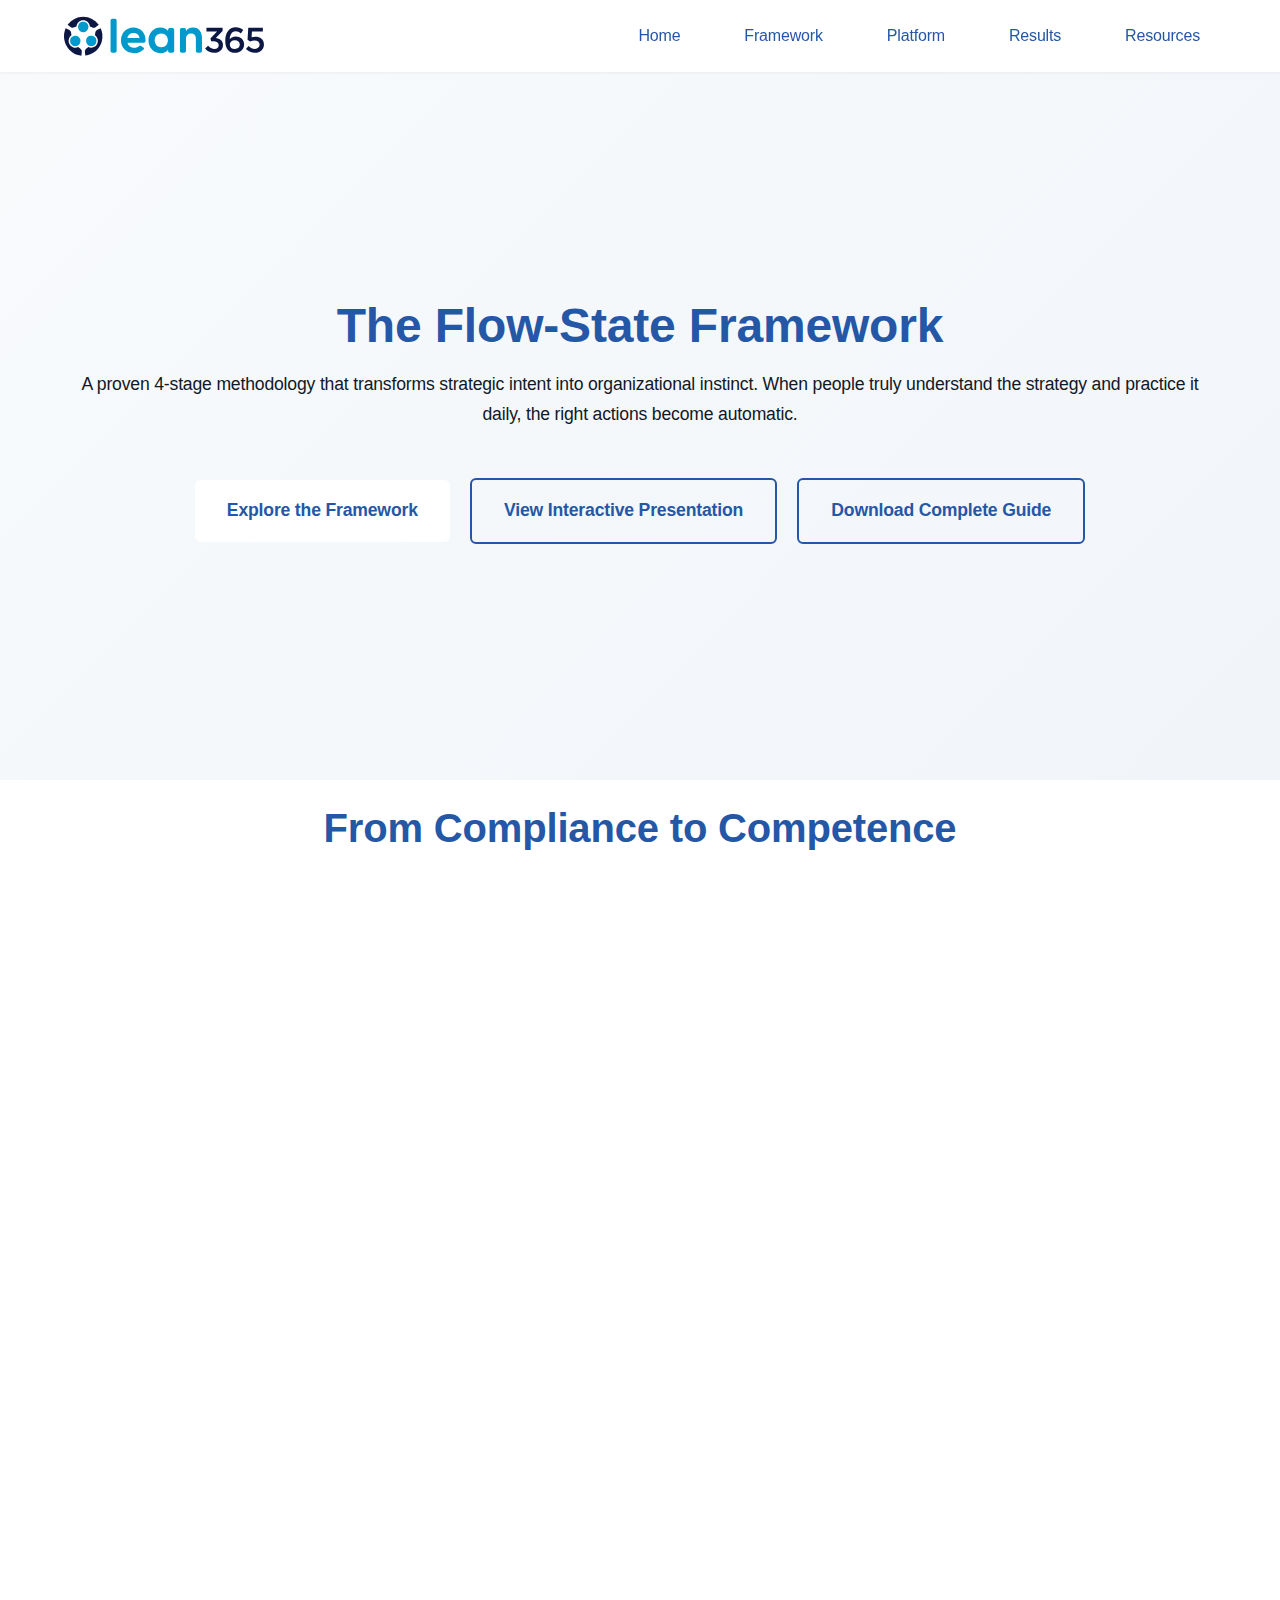
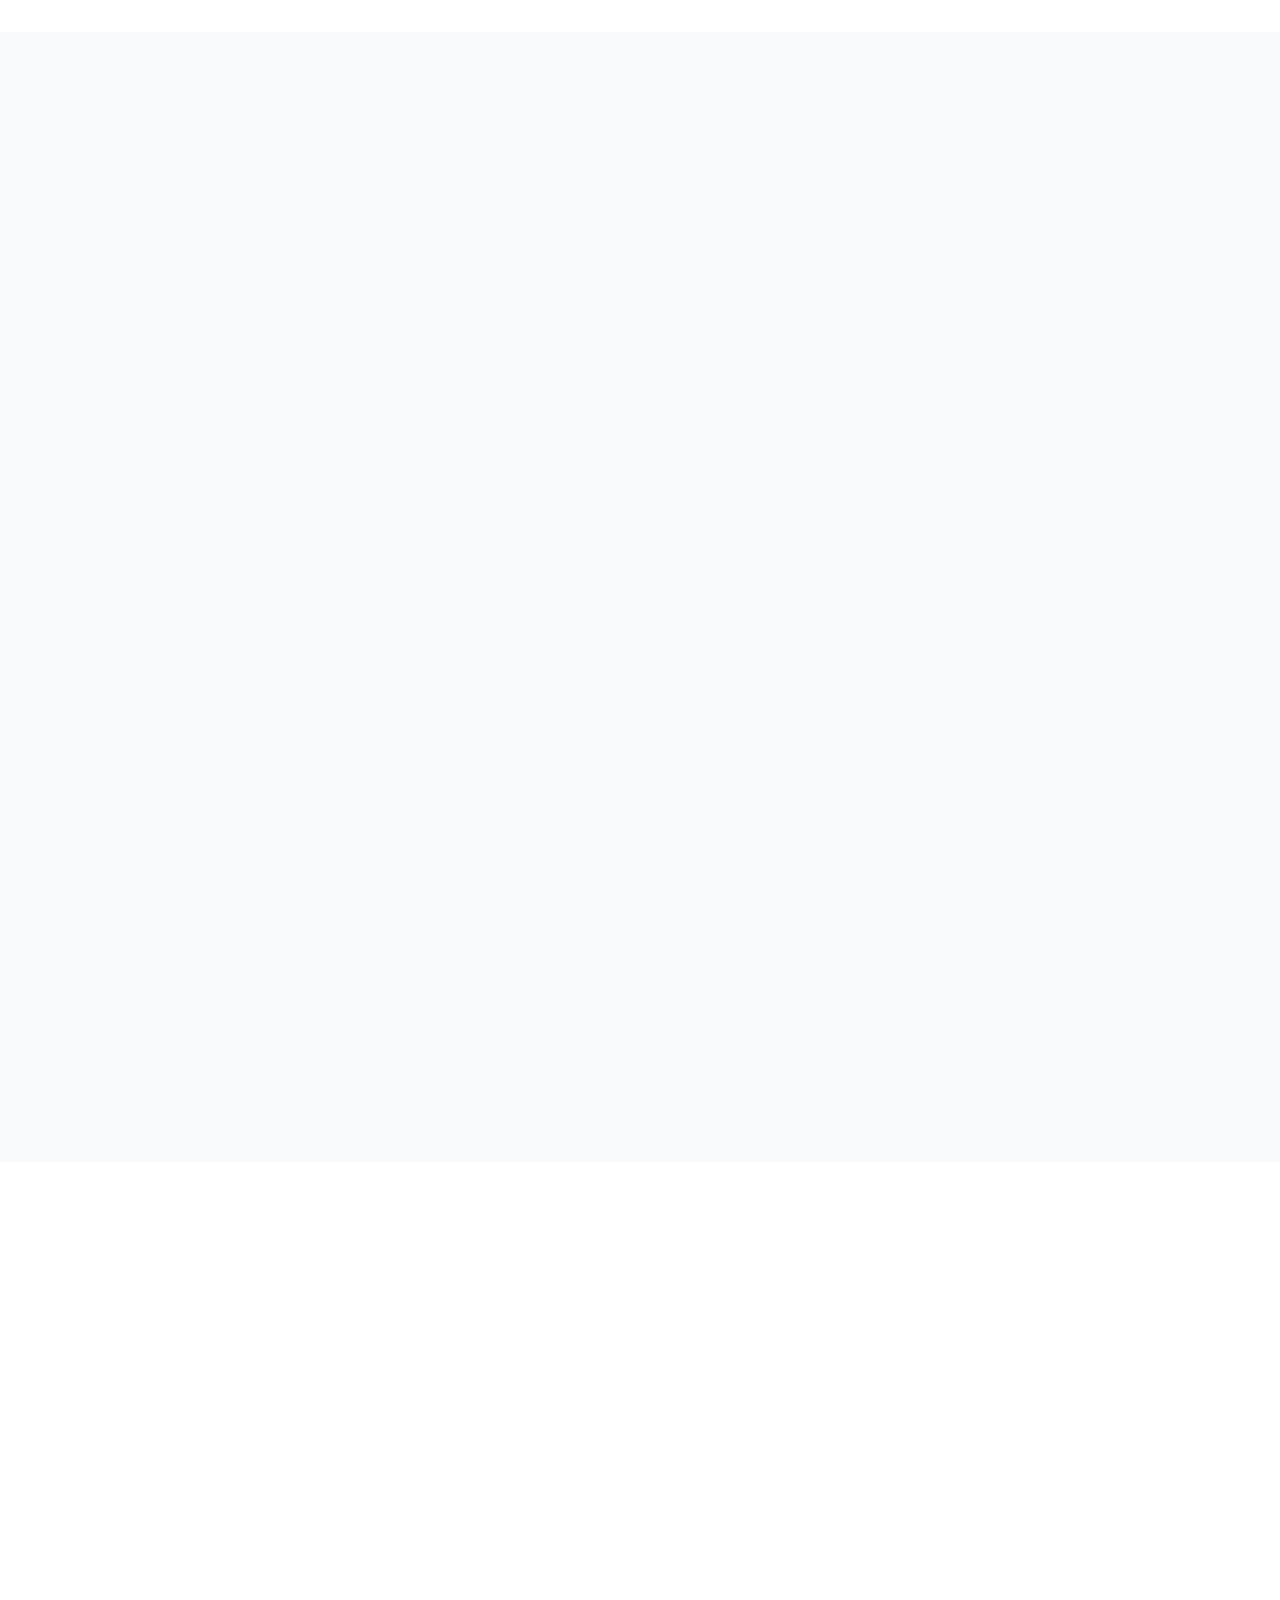
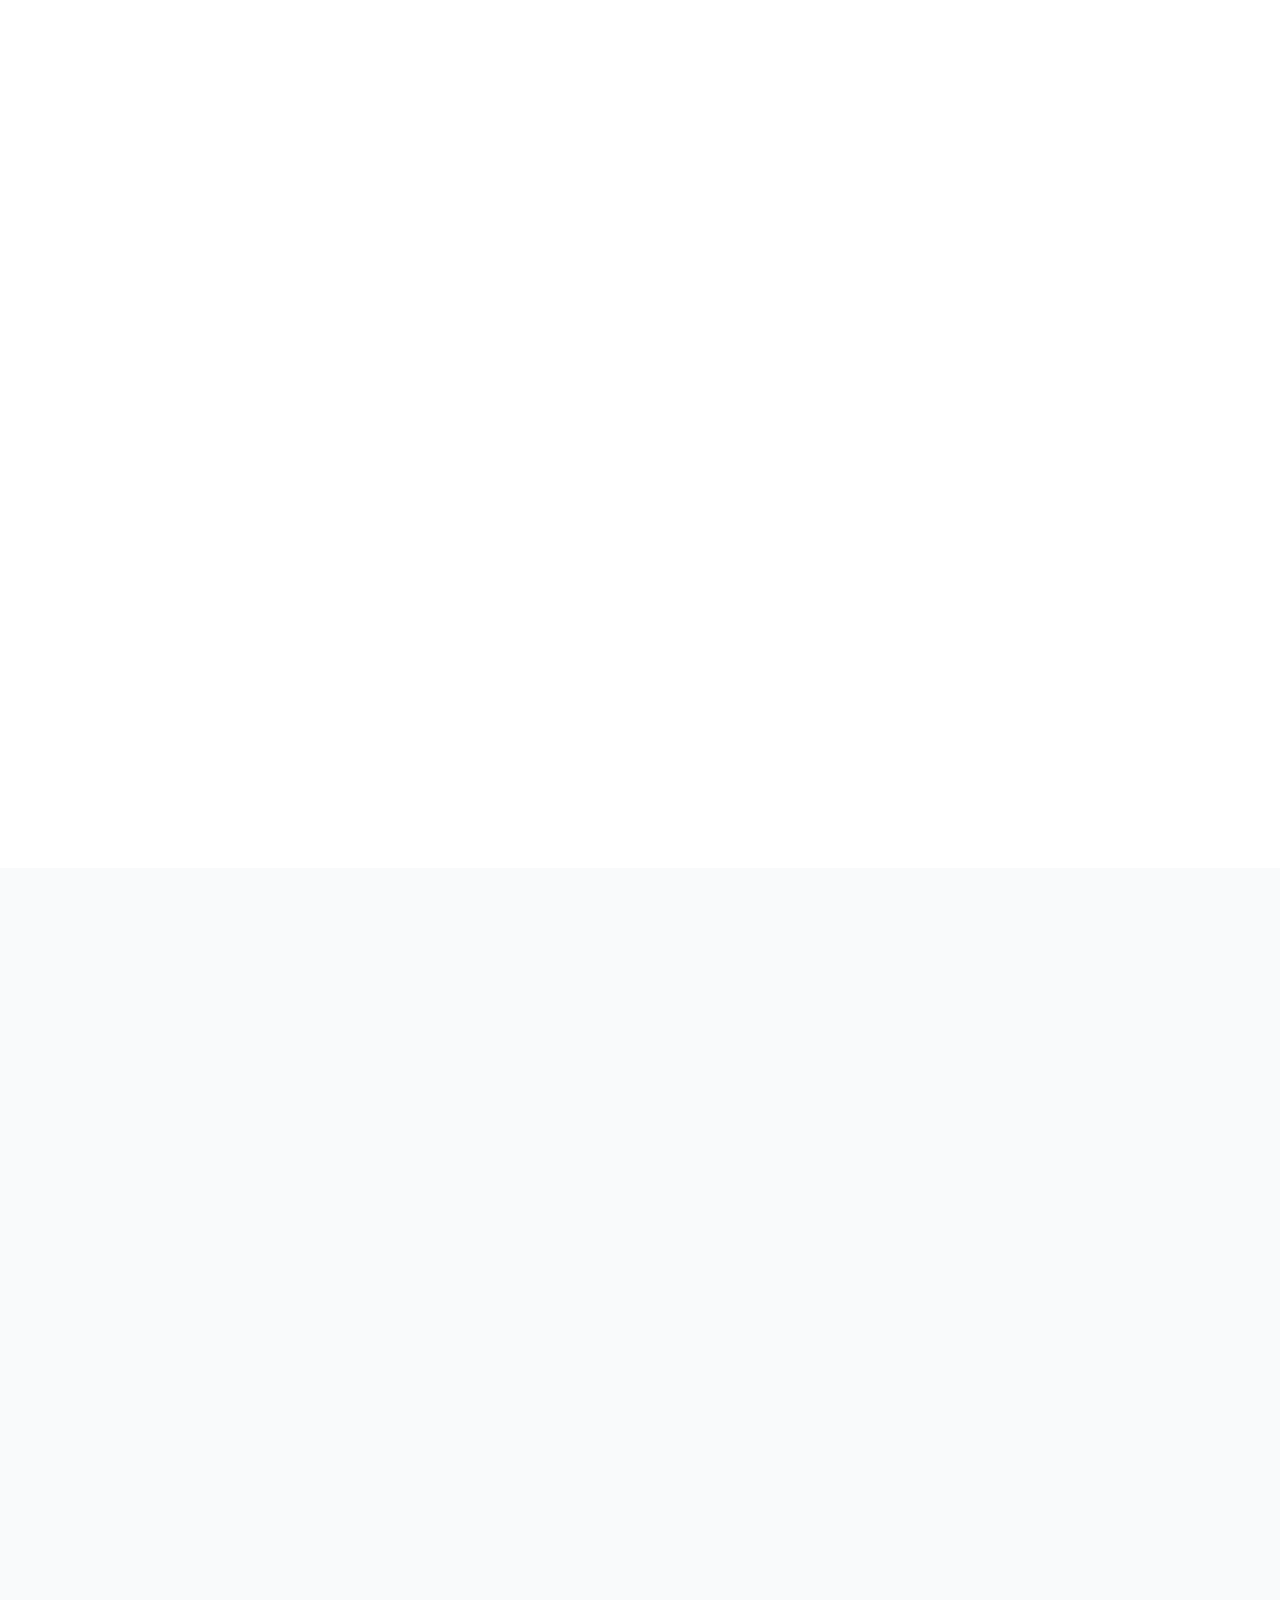
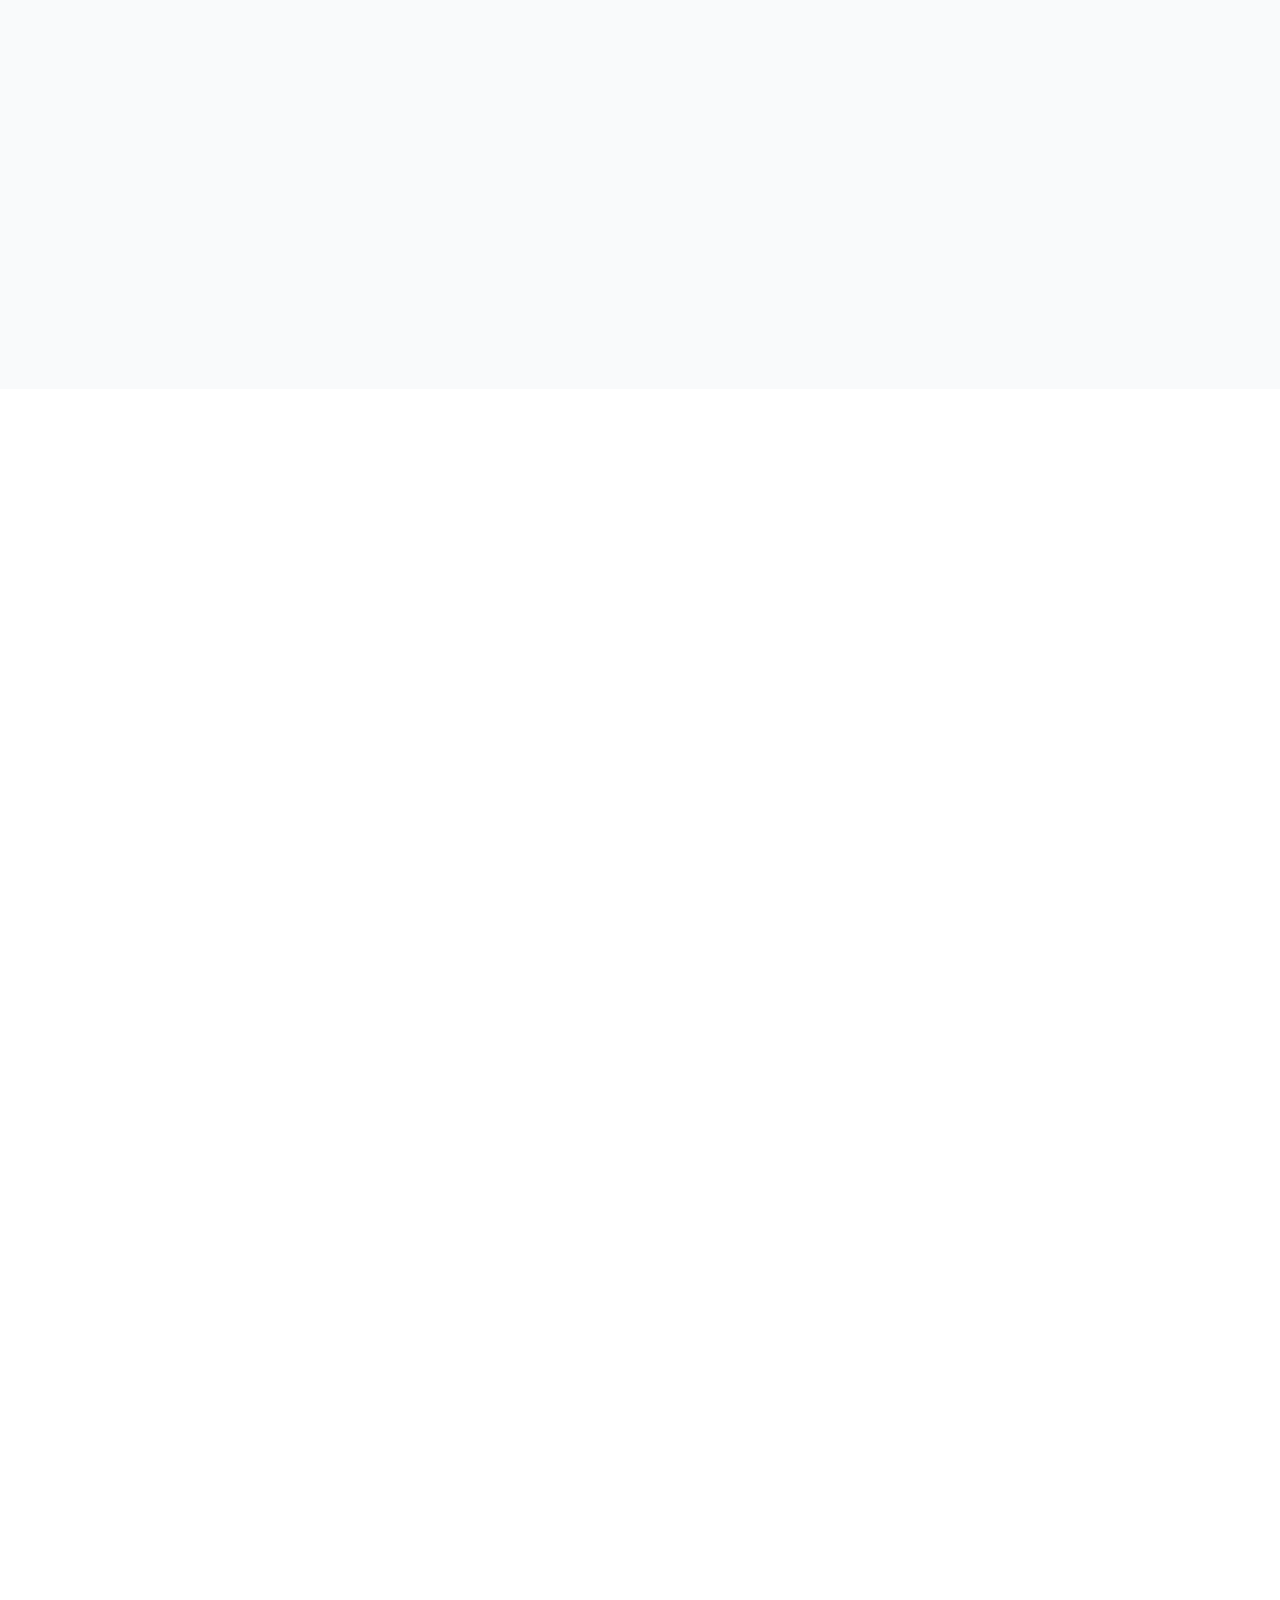
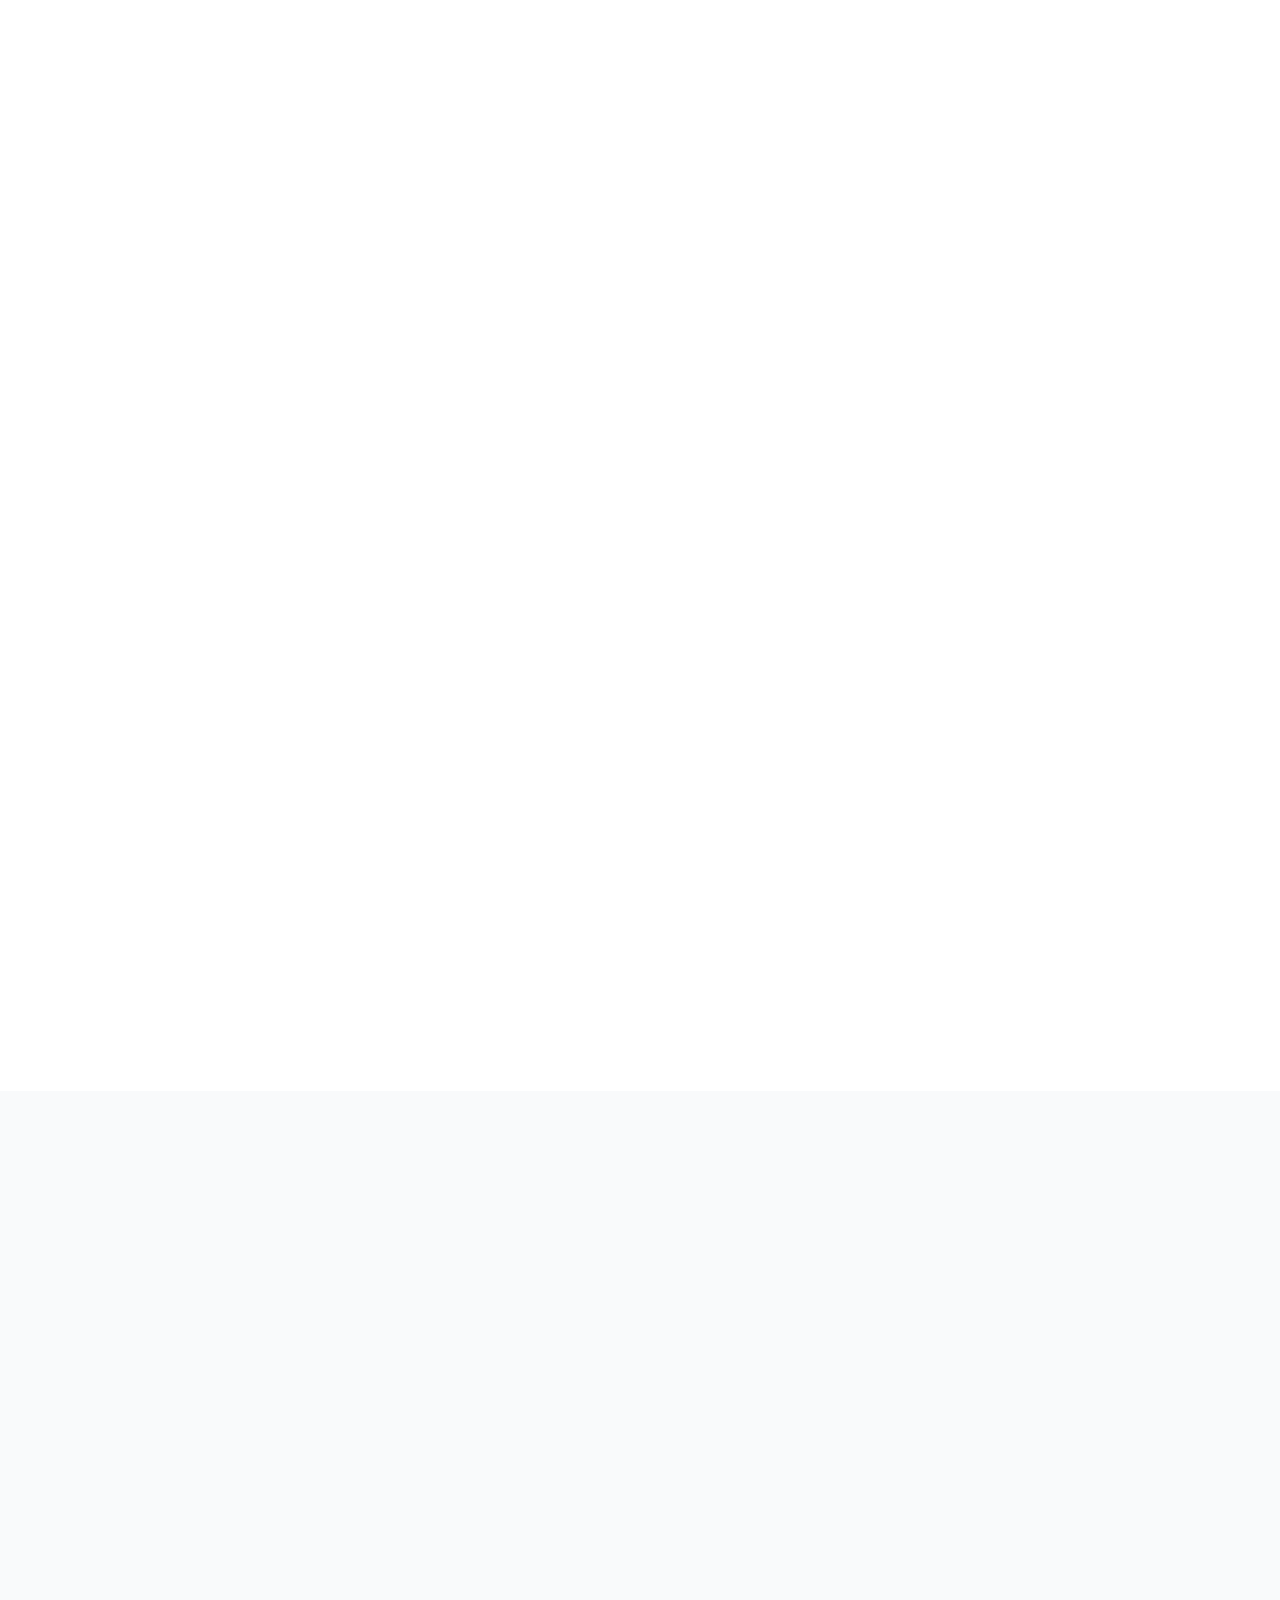
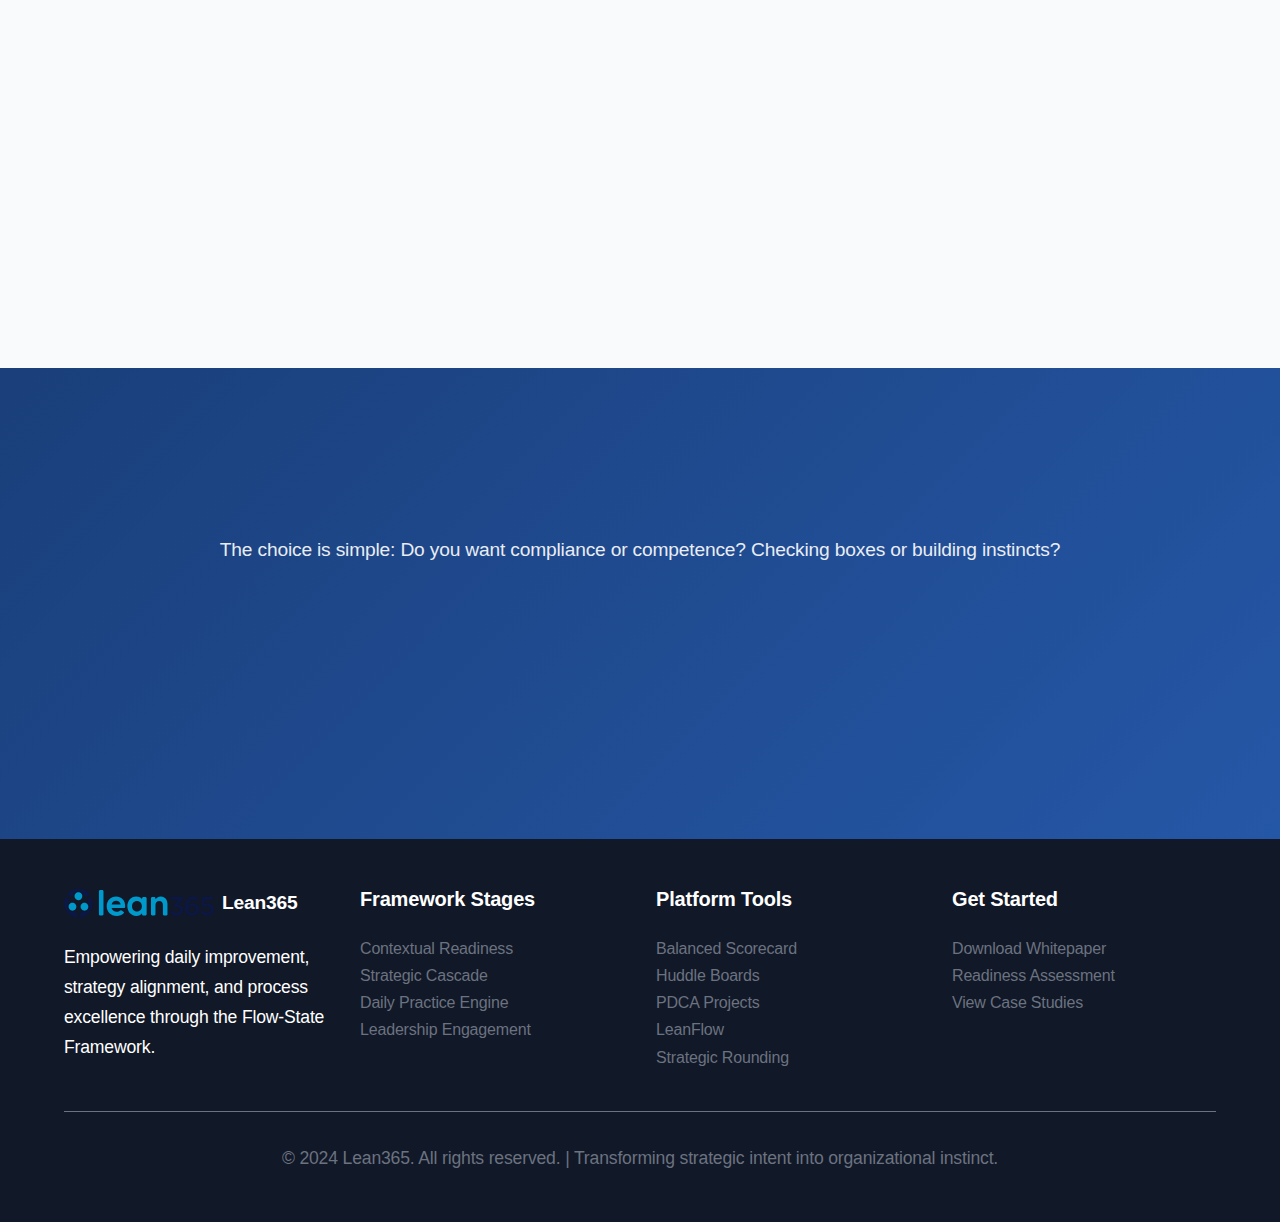
<file: Lean365_Solutions/FSF/FSF_Framework.html>
<!DOCTYPE html>
<html lang="en">
<head>
    <meta charset="UTF-8">
    <meta name="viewport" content="width=device-width, initial-scale=1.0">
    <title>Flow-State Framework Methodology | 4-Stage Strategic Execution | Lean365</title>
    <meta name="description" content="Deep dive into the Flow-State Framework methodology. Learn the 4 stages that transform strategic intent into organizational instinct. From contextual readiness to sustainable leadership engagement.">
    <meta name="keywords" content="Flow-State Framework, strategic execution methodology, organizational transformation, contextual readiness, strategic cascade, daily practice engine, leadership engagement">
    <link rel="stylesheet" href="../assets/css/style.css">
    <link rel="icon" type="image/svg+xml" href="../assets/images/logo.svg">
</head>
<body>
    <!-- Header -->
    <header class="header">
        <div class="container">
            <div class="logo">
                <img src="../assets/images/logo.svg" alt="Lean365 Logo">
            </div>
            <nav>
                <ul class="nav">
                    <li><a href="../index.html">Home</a></li>
                    <li><a href="#framework">Framework</a></li>
                    <li><a href="../Lean365_Platform/platform.html">Platform</a></li>
                    <li><a href="FSF_Casestudies.html">Results</a></li>
                    <li><a href="../Consulting/resources.html">Resources</a></li>
                </ul>
            </nav>
        </div>
    </header>

    <!-- Breadcrumb Navigation -->
    <nav class="breadcrumb" style="background: #f8fafc; padding: 1rem 0; border-bottom: 1px solid #e2e8f0;">
        <div class="container">
            <a href="../index.html" style="color: #64748b; text-decoration: none;">Home</a>
            <span style="margin: 0 0.5rem; color: #cbd5e1;">></span>
            <a href="#" style="color: #64748b; text-decoration: none;">FSF</a>
            <span style="margin: 0 0.5rem; color: #cbd5e1;">></span>
            <span style="color: #1e293b; font-weight: 500;">Framework</span>
        </div>
    </nav>

    <!-- Hero Section -->
    <section class="hero">
        <div class="container">
            <h1 class="fade-in">The Flow-State Framework</h1>
            <p class="subtitle fade-in">A proven 4-stage methodology that transforms strategic intent into organizational instinct. When people truly understand the strategy and practice it daily, the right actions become automatic.</p>
            
            <div class="hero-cta mt-xl">
                <a href="#stage1" class="btn btn-white btn-lg">Explore the Framework</a>
                <a href="FSF%20Presentation/Flow_State_Framework.html" class="btn btn-secondary btn-lg" style="margin-left: 1rem;" target="_blank">View Interactive Presentation</a>
                <a href="../assets/downloads/Flow_State_Framework_Whitepaper.docx" class="btn btn-secondary btn-lg" style="margin-left: 1rem;" download>Download Complete Guide</a>
            </div>
        </div>
    </section>

    <!-- Framework Overview -->
    <section class="section" id="framework">
        <div class="container">
            <div class="text-center mb-xl">
                <h2 class="fade-in">From Compliance to Competence</h2>
                <p class="fade-in" style="font-size: 1.3rem; max-width: 900px; margin: 0 auto;">Most frameworks try to change behavior through compliance—more controls, checkpoints, and reporting. The Flow-State Framework changes behavior through competence. When strategic thinking becomes instinctive, transformation is sustainable.</p>
            </div>
            
            <div class="framework-visual">
                <div class="framework-stage fade-in">
                    <div class="stage-number">1</div>
                    <img src="../assets/images/pdca_icon.svg" alt="Assessment" style="width: 60px; height: 60px; margin-bottom: 1rem;">
                    <h4>Know Where You Are</h4>
                    <p><strong>Contextual Readiness</strong></p>
                    <p>Assess cultural readiness, operational maturity, engagement baseline, and resource capacity.</p>
                    <a href="#stage1" class="btn btn-secondary">Learn More</a>
                </div>
                
                <div class="framework-stage fade-in">
                    <div class="stage-number">2</div>
                    <img src="../assets/images/Balanced _Scorecard_icon.svg" alt="Strategy Connection" style="width: 60px; height: 60px; margin-bottom: 1rem;">
                    <h4>Connect Strategy to Daily Work</h4>
                    <p><strong>Strategic Cascade</strong></p>
                    <p>Create clear line-of-sight from boardroom decisions to break room conversations.</p>
                    <a href="#stage2" class="btn btn-secondary">Learn More</a>
                </div>
                
                <div class="framework-stage fade-in">
                    <div class="stage-number">3</div>
                    <img src="../assets/images/Leanflow_Icon.svg" alt="Daily Practice" style="width: 60px; height: 60px; margin-bottom: 1rem;">
                    <h4>Build Strategic Muscle Memory</h4>
                    <p><strong>Daily Practice Engine</strong></p>
                    <p>Create strategic habits through huddles, projects, and process improvement.</p>
                    <a href="#stage3" class="btn btn-secondary">Learn More</a>
                </div>
                
                <div class="framework-stage fade-in">
                    <div class="stage-number">4</div>
                    <img src="../assets/images/Rounding_Icon.svg" alt="Leadership" style="width: 60px; height: 60px; margin-bottom: 1rem;">
                    <h4>Keep the Fire Burning</h4>
                    <p><strong>Leadership Engagement</strong></p>
                    <p>Sustain momentum through strategic rounding and continuous reinforcement.</p>
                    <a href="#stage4" class="btn btn-secondary">Learn More</a>
                </div>
            </div>
        </div>
    </section>

    <!-- Stage 1: Contextual Readiness -->
    <section class="section section-alt" id="stage1">
        <div class="container">
            <div class="text-center mb-xl">
                <h2 class="fade-in">Stage 1: Know Where You Are</h2>
                <h3 class="fade-in" style="color: var(--lean-blue); margin-bottom: 2rem;">Contextual Readiness Assessment</h3>
                <p class="fade-in" style="font-size: 1.2rem; max-width: 800px; margin: 0 auto;">Before you can flow, you need to understand your starting point. Not every organization is ready for the same approach. A 50-person startup needs different support structures than a 5,000-person hospital system.</p>
            </div>
            
            <div class="framework-visual">
                <div class="framework-stage fade-in">
                    <div class="stage-icon">🧭</div>
                    <h4>Cultural Readiness</h4>
                    <ul style="text-align: left; padding-left: 1rem;">
                        <li>How open are people to change?</li>
                        <li>Do they trust leadership decisions?</li>
                        <li>What's the history of previous initiatives?</li>
                        <li>How do people typically respond to new ideas?</li>
                    </ul>
                </div>
                
                <div class="framework-stage fade-in">
                    <div class="stage-icon">⚙️</div>
                    <h4>Operational Maturity</h4>
                    <ul style="text-align: left; padding-left: 1rem;">
                        <li>What processes actually exist and function?</li>
                        <li>Where is reliable data available?</li>
                        <li>How sophisticated are current systems?</li>
                        <li>What's the baseline measurement capability?</li>
                    </ul>
                </div>
                
                <div class="framework-stage fade-in">
                    <div class="stage-icon">💬</div>
                    <h4>Engagement Baseline</h4>
                    <ul style="text-align: left; padding-left: 1rem;">
                        <li>How do people communicate across levels?</li>
                        <li>When did someone last ask for their input?</li>
                        <li>What's the current feedback culture?</li>
                        <li>How visible is leadership to frontline staff?</li>
                    </ul>
                </div>
                
                <div class="framework-stage fade-in">
                    <div class="stage-icon">💪</div>
                    <h4>Resource Capacity</h4>
                    <ul style="text-align: left; padding-left: 1rem;">
                        <li>What time can people realistically dedicate?</li>
                        <li>Who are your change champions?</li>
                        <li>What tools and budget are available?</li>
                        <li>How much leadership bandwidth exists?</li>
                    </ul>
                </div>
            </div>
            
            <div class="text-center mt-xl">
                <div class="fade-in" style="background: white; padding: 2rem; border-radius: 12px; box-shadow: var(--shadow-soft); max-width: 600px; margin: 0 auto;">
                    <h4 style="color: var(--lean-blue); margin-bottom: 1rem;">Assessment Outcome</h4>
                    <p style="margin-bottom: 1.5rem;">This isn't about scoring your organization. It's about designing the right path forward based on where you actually are, not where you wish you were.</p>
                    <a href="resources.html#assessment" class="btn btn-primary">Take the Readiness Assessment</a>
                </div>
            </div>
        </div>
    </section>

    <!-- Stage 2: Strategic Cascade -->
    <section class="section" id="stage2">
        <div class="container">
            <div class="text-center mb-xl">
                <h2 class="fade-in">Stage 2: Connect Strategy to Daily Work</h2>
                <h3 class="fade-in" style="color: var(--lean-blue); margin-bottom: 2rem;">Strategic Cascade</h3>
                <p class="fade-in" style="font-size: 1.2rem; max-width: 800px; margin: 0 auto;">This is where most transformations break down. Strategy stays at 30,000 feet while people work at ground level. We fix that with the Balanced Scorecard approach that actually cascades.</p>
            </div>
            
            <div style="background: var(--lean-gray-light); padding: 3rem; border-radius: 12px; margin-bottom: 3rem;" class="fade-in">
                <h4 style="text-align: center; color: var(--lean-blue); margin-bottom: 2rem;">The Magic Moment</h4>
                <p style="text-align: center; font-size: 1.3rem; font-style: italic; margin-bottom: 0;">When someone can walk up to any employee and ask, "How does what you're doing today help us win?" and get a real answer.</p>
            </div>
            
            <div class="framework-visual">
                <div class="framework-stage fade-in">
                    <div class="stage-icon">🎯</div>
                    <h4>Strategic Objectives</h4>
                    <p>High-level goals across financial, customer, process, and learning dimensions translated into specific, measurable outcomes.</p>
                </div>
                
                <div class="framework-stage fade-in">
                    <div class="stage-icon">📊</div>
                    <h4>Departmental KPIs</h4>
                    <p>Each team knows their three key measures that directly connect to organizational objectives. No confusion about priorities.</p>
                </div>
                
                <div class="framework-stage fade-in">
                    <div class="stage-icon">⚡</div>
                    <h4>Real-Time Visibility</h4>
                    <p>Live data connections with color-coded indicators show progress instantly. Problems are visible before they become crises.</p>
                </div>
                
                <div class="framework-stage fade-in">
                    <div class="stage-icon">🧠</div>
                    <h4>AI-Driven Insights</h4>
                    <p>Predictive analytics highlight emerging risks and recommend targeted actions to maintain strategic momentum.</p>
                </div>
            </div>
            
            <div class="text-center mt-xl">
                <h4 class="fade-in" style="margin-bottom: 1rem;">Key Features</h4>
                <div class="framework-visual">
                    <div class="framework-stage fade-in">
                        <p><strong>Enterprise Alignment:</strong> Consistent goals across multiple sites and departments</p>
                    </div>
                    <div class="framework-stage fade-in">
                        <p><strong>Drill-Down Capabilities:</strong> From strategic goals to operational activities in one click</p>
                    </div>
                    <div class="framework-stage fade-in">
                        <p><strong>Automated Reporting:</strong> Eliminate manual status updates and focus on action</p>
                    </div>
                </div>
            </div>
        </div>
    </section>

    <!-- Stage 3: Daily Practice Engine -->
    <section class="section section-alt" id="stage3">
        <div class="container">
            <div class="text-center mb-xl">
                <h2 class="fade-in">Stage 3: Build Strategic Muscle Memory</h2>
                <h3 class="fade-in" style="color: var(--lean-blue); margin-bottom: 2rem;">Daily Practice Engine</h3>
                <p class="fade-in" style="font-size: 1.2rem; max-width: 800px; margin: 0 auto;">Here's where the Flow-State Framework gets practical. We use three integrated tools to create daily strategic habits that reinforce each other and build organizational muscle memory.</p>
            </div>
            
            <div class="framework-visual">
                <div class="framework-stage fade-in">
                    <img src="../assets/images/hb_icon.svg" alt="Huddle Boards" style="width: 60px; height: 60px; margin-bottom: 1rem;">
                    <h4>Daily Huddles</h4>
                    <p><strong>Not status meetings.</strong> Five-minute conversations where teams solve problems and connect improvements to bigger goals.</p>
                    <ul style="text-align: left; padding-left: 1rem; margin-top: 1rem;">
                        <li>Identify issues before they escalate</li>
                        <li>Share quick wins and learning</li>
                        <li>Connect daily work to strategic metrics</li>
                        <li>When you can't solve it in a huddle, you know it needs a project</li>
                    </ul>
                </div>
                
                <div class="framework-stage fade-in">
                    <img src="../assets/images/pdca_icon.svg" alt="PDCA Projects" style="width: 60px; height: 60px; margin-bottom: 1rem;">
                    <h4>PDCA Projects</h4>
                    <p><strong>Structured improvement methodology.</strong> For problems too big for daily huddles, teams use proven Plan-Do-Check-Act cycles.</p>
                    <ul style="text-align: left; padding-left: 1rem; margin-top: 1rem;">
                        <li>Every project connects to strategic objectives</li>
                        <li>AI-powered insights from previous projects</li>
                        <li>Compressed learning cycles eliminate starting from scratch</li>
                        <li>No improvement happens in isolation</li>
                    </ul>
                </div>
                
                <div class="framework-stage fade-in">
                    <img src="../assets/images/Leanflow_Icon.svg" alt="LeanFlow" style="width: 60px; height: 60px; margin-bottom: 1rem;">
                    <h4>LeanFlow</h4>
                    <p><strong>Always-current standard work.</strong> When people understand how work should flow and can improve it in real-time, they stop waiting for permission.</p>
                    <ul style="text-align: left; padding-left: 1rem; margin-top: 1rem;">
                        <li>Mobile-accessible from QR codes</li>
                        <li>Eliminates outdated SOPs</li>
                        <li>Accelerates training and onboarding</li>
                        <li>Captures and spreads process improvements</li>
                    </ul>
                </div>
            </div>
            
            <div style="background: white; padding: 3rem; border-radius: 12px; margin-top: 3rem;" class="fade-in">
                <h4 style="text-align: center; color: var(--lean-blue); margin-bottom: 2rem;">The Integration Effect</h4>
                <p style="text-align: center; font-size: 1.2rem;">These aren't separate tools—they're integrated practices that reinforce strategic thinking at every level. Daily huddles identify improvement opportunities. PDCA projects solve complex problems systematically. LeanFlow captures and spreads the learning.</p>
            </div>
        </div>
    </section>

    <!-- Stage 4: Leadership Engagement -->
    <section class="section" id="stage4">
        <div class="container">
            <div class="text-center mb-xl">
                <h2 class="fade-in">Stage 4: Keep the Fire Burning</h2>
                <h3 class="fade-in" style="color: var(--lean-blue); margin-bottom: 2rem;">Leadership Engagement</h3>
                <p class="fade-in" style="font-size: 1.2rem; max-width: 800px; margin: 0 auto;">The best intentions die without the right support structures. This is where Strategic Rounding becomes crucial—but not the old-school management-by-walking-around version.</p>
            </div>
            
            <div class="framework-visual">
                <div class="framework-stage fade-in">
                    <div class="stage-icon">👀</div>
                    <h4>Visible Commitment</h4>
                    <p>Leaders demonstrate ongoing commitment to transformation through consistent presence and engagement with frontline teams.</p>
                </div>
                
                <div class="framework-stage fade-in">
                    <div class="stage-icon">🚧</div>
                    <h4>Barrier Removal</h4>
                    <p>Identify and eliminate obstacles that prevent teams from executing strategic priorities effectively.</p>
                </div>
                
                <div class="framework-stage fade-in">
                    <div class="stage-icon">🏆</div>
                    <h4>Recognition & Reinforcement</h4>
                    <p>Acknowledge progress and reinforce desired behaviors that align with strategic objectives.</p>
                </div>
                
                <div class="framework-stage fade-in">
                    <div class="stage-icon">🔄</div>
                    <h4>Real-Time Feedback</h4>
                    <p>Generate actionable insights on strategy effectiveness and implementation progress.</p>
                </div>
            </div>
            
            <div style="background: var(--lean-gray-light); padding: 3rem; border-radius: 12px; margin-top: 3rem;" class="fade-in">
                <h4 style="text-align: center; color: var(--lean-blue); margin-bottom: 2rem;">Strategic Rounding with Lean365</h4>
                <p style="text-align: center; font-size: 1.1rem; margin-bottom: 2rem;">Leaders have daily conversations about what matters most. The Rounding Module captures insights and generates actionable feedback for continuous alignment.</p>
                
                <div class="framework-visual">
                    <div class="framework-stage">
                        <p><strong>Structured Conversations:</strong> Focused on strategic priorities, not random check-ins</p>
                    </div>
                    <div class="framework-stage">
                        <p><strong>Actionable Insights:</strong> Digital capture enables pattern recognition and follow-up</p>
                    </div>
                    <div class="framework-stage">
                        <p><strong>Accountability Without Micromanagement:</strong> Support without controlling</p>
                    </div>
                </div>
            </div>
        </div>
    </section>

    <!-- What Success Looks Like -->
    <section class="section">
        <div class="container">
            <div class="text-center mb-xl">
                <h2 class="fade-in">What It Looks Like When It Works</h2>
                <p class="fade-in" style="font-size: 1.2rem;">You know you've created flow-state when strategic behavior becomes natural, not forced.</p>
            </div>
            
            <div class="framework-visual">
                <div class="framework-stage fade-in">
                    <div class="stage-icon">🧠</div>
                    <h4>Strategic Instincts</h4>
                    <p>People make strategic decisions without checking with their boss first because they understand the framework.</p>
                </div>
                
                <div class="framework-stage fade-in">
                    <div class="stage-icon">⚡</div>
                    <h4>Natural Improvement</h4>
                    <p>Daily improvements happen organically, not because someone demands them or creates special initiatives.</p>
                </div>
                
                <div class="framework-stage fade-in">
                    <div class="stage-icon">🎯</div>
                    <h4>Quick Onboarding</h4>
                    <p>New employees quickly understand "how we do things here" because the culture is embedded in daily practices.</p>
                </div>
                
                <div class="framework-stage fade-in">
                    <div class="stage-icon">🔄</div>
                    <h4>Strategic Planning Evolution</h4>
                    <p>Annual strategic planning becomes about fine-tuning, not starting over from scratch every year.</p>
                </div>
                
                <div class="framework-stage fade-in">
                    <div class="stage-icon">🚀</div>
                    <h4>Faster Problem-Solving</h4>
                    <p>Teams solve problems faster because they instinctively know what good looks like and how to get there.</p>
                </div>
                
                <div class="framework-stage fade-in">
                    <div class="stage-icon">💪</div>
                    <h4>Resilient Transformation</h4>
                    <p>Culture change that outlasts leadership transitions because it's built into how work gets done.</p>
                </div>
            </div>
        </div>
    </section>

    <!-- Implementation Timeline -->
    <section class="section section-alt">
        <div class="container">
            <div class="text-center mb-xl">
                <h2 class="fade-in">90-Day Implementation Timeline</h2>
                <p class="fade-in" style="font-size: 1.2rem;">The Flow-State Framework is designed for rapid deployment and immediate impact.</p>
            </div>
            
            <div class="framework-visual">
                <div class="framework-stage fade-in">
                    <div class="stage-number">30</div>
                    <h4>Foundation Phase</h4>
                    <p><strong>Days 1-30:</strong> Contextual assessment, strategic cascade design, pilot area identification, initial Lean365 setup.</p>
                    <ul style="text-align: left; padding-left: 1rem; margin-top: 1rem;">
                        <li>Complete readiness assessment</li>
                        <li>Configure Balanced Scorecard</li>
                        <li>Train leadership team</li>
                        <li>Launch pilot dashboards</li>
                    </ul>
                </div>
                
                <div class="framework-stage fade-in">
                    <div class="stage-number">60</div>
                    <h4>Practice Phase</h4>
                    <p><strong>Days 31-60:</strong> Daily practice launch, leadership engagement training, system integration, feedback refinement.</p>
                    <ul style="text-align: left; padding-left: 1rem; margin-top: 1rem;">
                        <li>Implement daily huddles</li>
                        <li>Begin PDCA projects</li>
                        <li>Launch strategic rounding</li>
                        <li>Start LeanFlow documentation</li>
                    </ul>
                </div>
                
                <div class="framework-stage fade-in">
                    <div class="stage-number">90</div>
                    <h4>Integration Phase</h4>
                    <p><strong>Days 61-90:</strong> Full system integration, performance validation, expansion planning, sustainability structures.</p>
                    <ul style="text-align: left; padding-left: 1rem; margin-top: 1rem;">
                        <li>Connect all framework stages</li>
                        <li>Validate performance improvements</li>
                        <li>Plan enterprise rollout</li>
                        <li>Establish ongoing support</li>
                    </ul>
                </div>
            </div>
            
            <div class="text-center mt-xl">
                <div class="fade-in" style="background: white; padding: 2rem; border-radius: 12px; box-shadow: var(--shadow-soft); max-width: 600px; margin: 0 auto;">
                    <h4 style="color: var(--lean-blue); margin-bottom: 1rem;">90-Day Success Indicators</h4>
                    <ul style="text-align: left; margin: 0; padding-left: 1.5rem;">
                        <li>Teams articulate connection between daily work and strategic goals</li>
                        <li>Problem-solving time reduced by 40% through structured approach</li>
                        <li>Leadership visibility into frontline operations increased significantly</li>
                        <li>Employee engagement scores show measurable improvement</li>
                        <li>Strategic metrics demonstrate positive movement toward objectives</li>
                    </ul>
                </div>
            </div>
        </div>
    </section>

    <!-- Call to Action -->
    <section class="cta-section">
        <div class="container">
            <h2 class="fade-in">Ready to Transform Strategic Execution?</h2>
            <p class="fade-in">The choice is simple: Do you want compliance or competence? Checking boxes or building instincts?</p>
            
            <div class="fade-in">
                <a href="../assets/downloads/Flow_State_Framework_Whitepaper.docx" class="btn btn-white btn-lg" download>Download Complete Guide</a>
            </div>
            
            <div class="mt-xl fade-in">
                <p style="opacity: 0.8;">
                    📧 info@lean365.ai &nbsp;&nbsp;|&nbsp;&nbsp; 🌐 www.lean365.ai &nbsp;&nbsp;|&nbsp;&nbsp; 📞 833-532-6365
                </p>
            </div>
        </div>
    </section>

    <!-- Footer -->
    <footer class="footer">
        <div class="container">
            <div class="footer-content">
                <div>
                    <div class="logo mb-md">
                        <img src="../assets/images/logo.svg" alt="Lean365 Logo" style="height: 30px; margin-right: 0.5rem;">
                        <span style="font-size: 1.2rem; font-weight: 700; color: white;">Lean365</span>
                    </div>
                    <p>Empowering daily improvement, strategy alignment, and process excellence through the Flow-State Framework.</p>
                </div>
                
                <div>
                    <h4>Framework Stages</h4>
                    <ul style="list-style: none;">
                        <li><a href="#stage1">Contextual Readiness</a></li>
                        <li><a href="#stage2">Strategic Cascade</a></li>
                        <li><a href="#stage3">Daily Practice Engine</a></li>
                        <li><a href="#stage4">Leadership Engagement</a></li>
                    </ul>
                </div>
                
                <div>
                    <h4>Platform Tools</h4>
                    <ul style="list-style: none;">
                        <li><a href="../Lean365_Platform/platform.html#balanced-scorecard">Balanced Scorecard</a></li>
                        <li><a href="../Lean365_Platform/platform.html#huddle-boards">Huddle Boards</a></li>
                        <li><a href="../Lean365_Platform/platform.html#pdca">PDCA Projects</a></li>
                        <li><a href="../Lean365_Platform/platform.html#leanflow">LeanFlow</a></li>
                        <li><a href="../Lean365_Platform/platform.html#rounding">Strategic Rounding</a></li>
                    </ul>
                </div>
                
                <div>
                    <h4>Get Started</h4>
                    <ul style="list-style: none;">
                        <li><a href="../assets/downloads/Flow_State_Framework_Whitepaper.docx" download>Download Whitepaper</a></li>
                        <li><a href="../Consulting/resources.html#assessment">Readiness Assessment</a></li>
                        <li><a href="FSF_Casestudies.html">View Case Studies</a></li>
                    </ul>
                </div>
            </div>
            
            <div class="footer-bottom">
                <p>&copy; 2024 Lean365. All rights reserved. | Transforming strategic intent into organizational instinct.</p>
            </div>
        </div>
    </footer>

    <script src="../assets/js/main.js"></script>
</body>
</html>
</file>
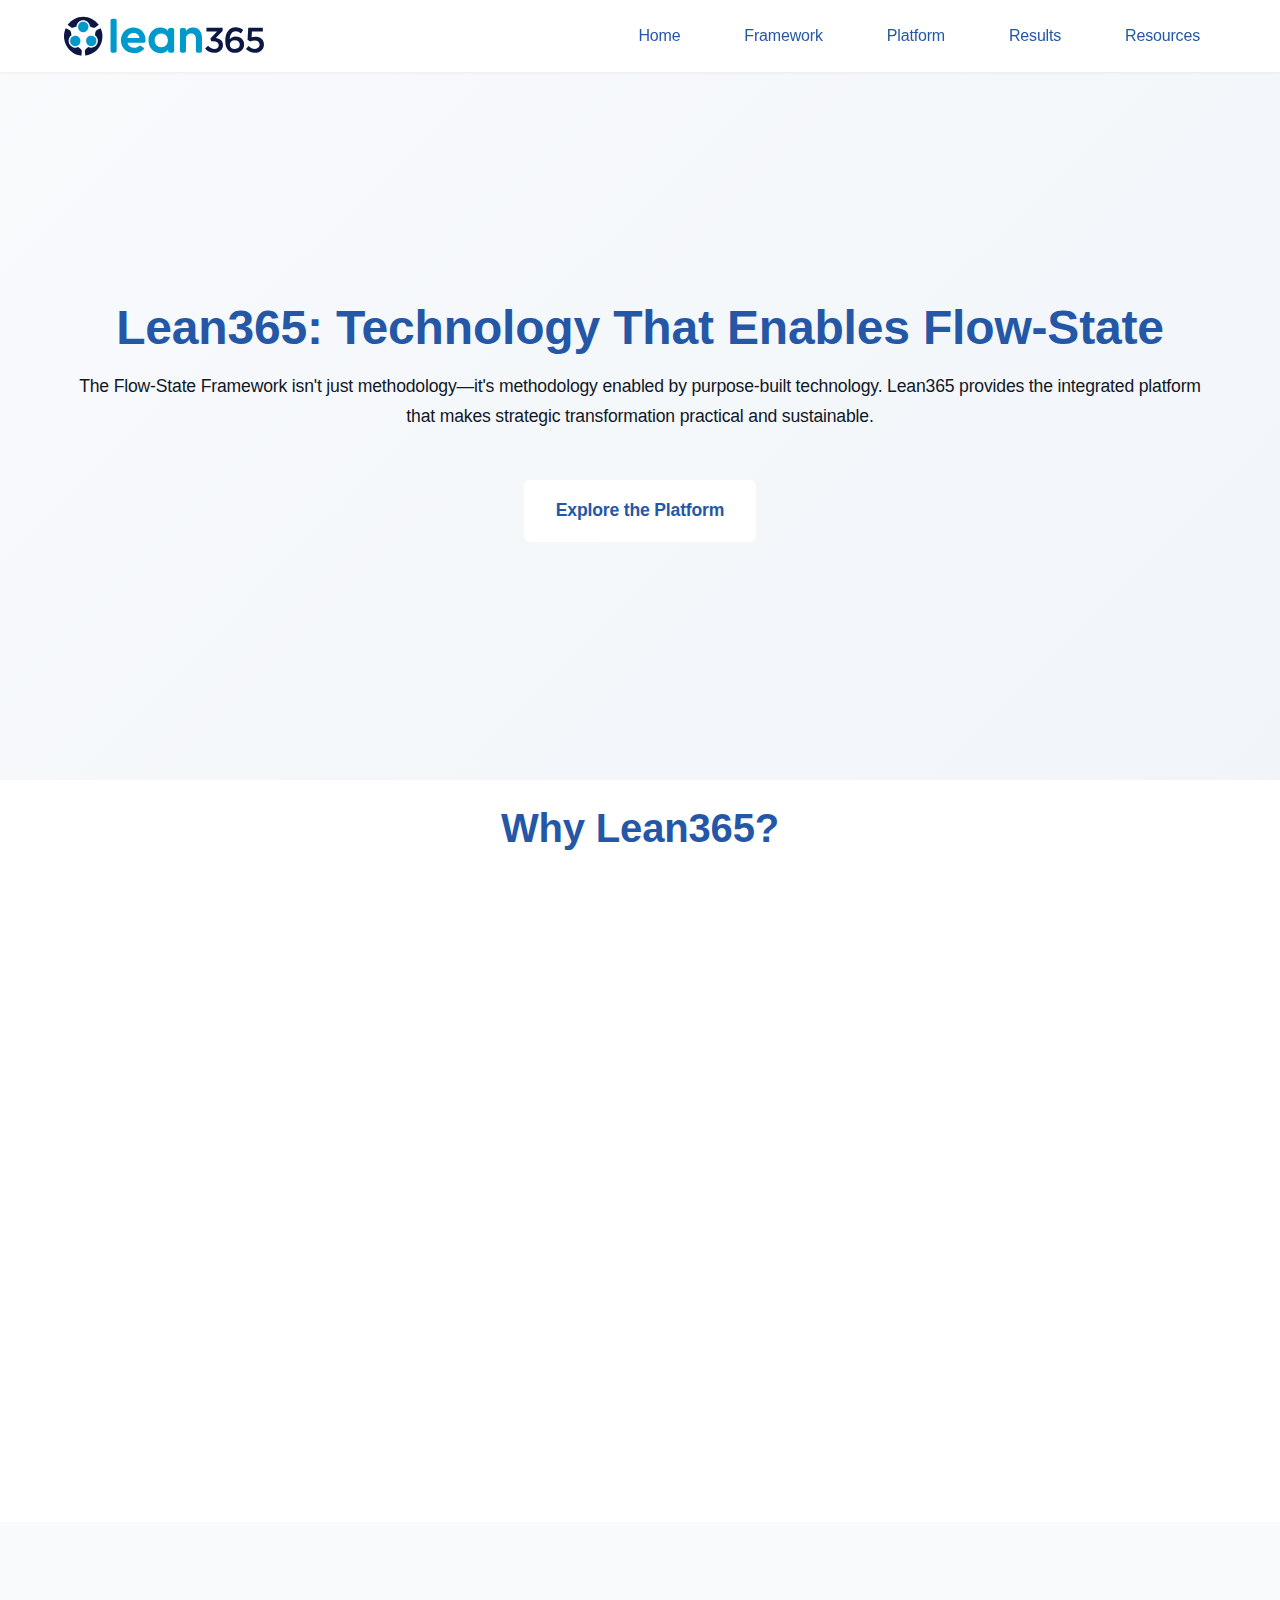
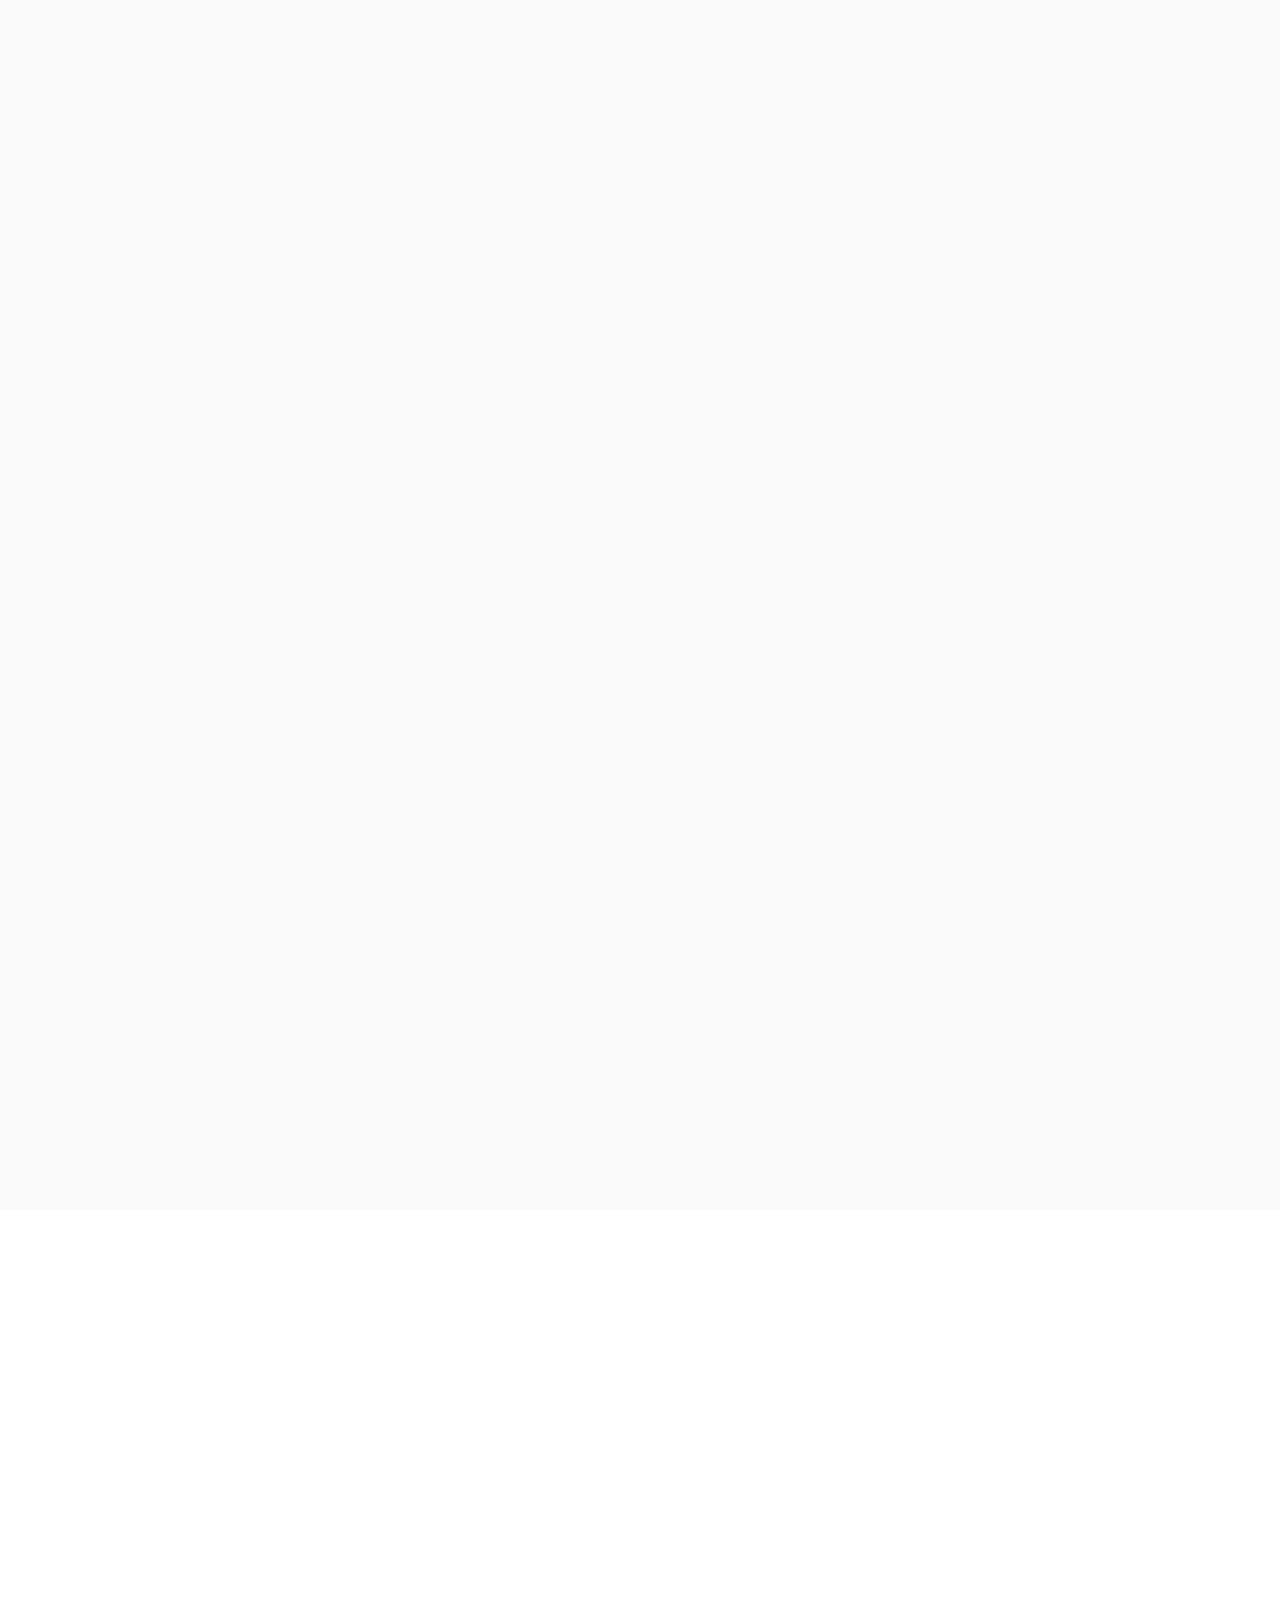
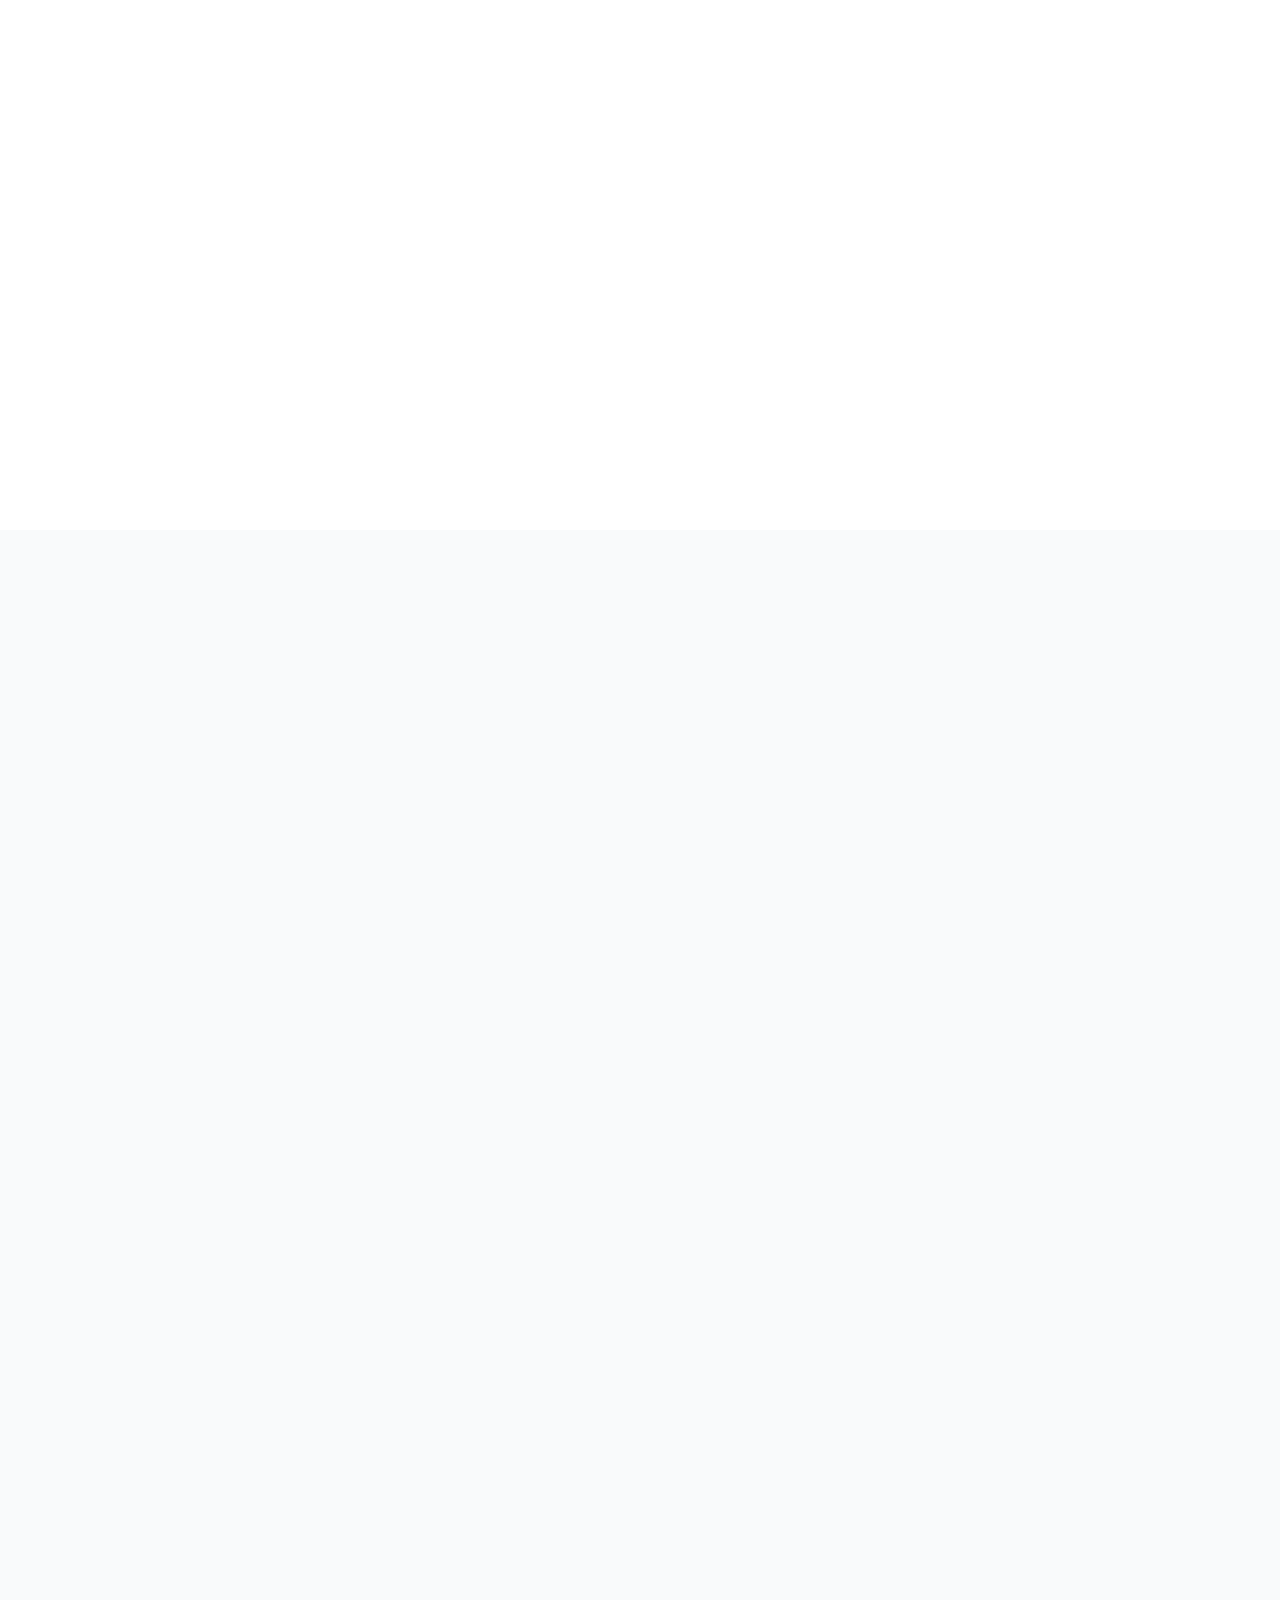
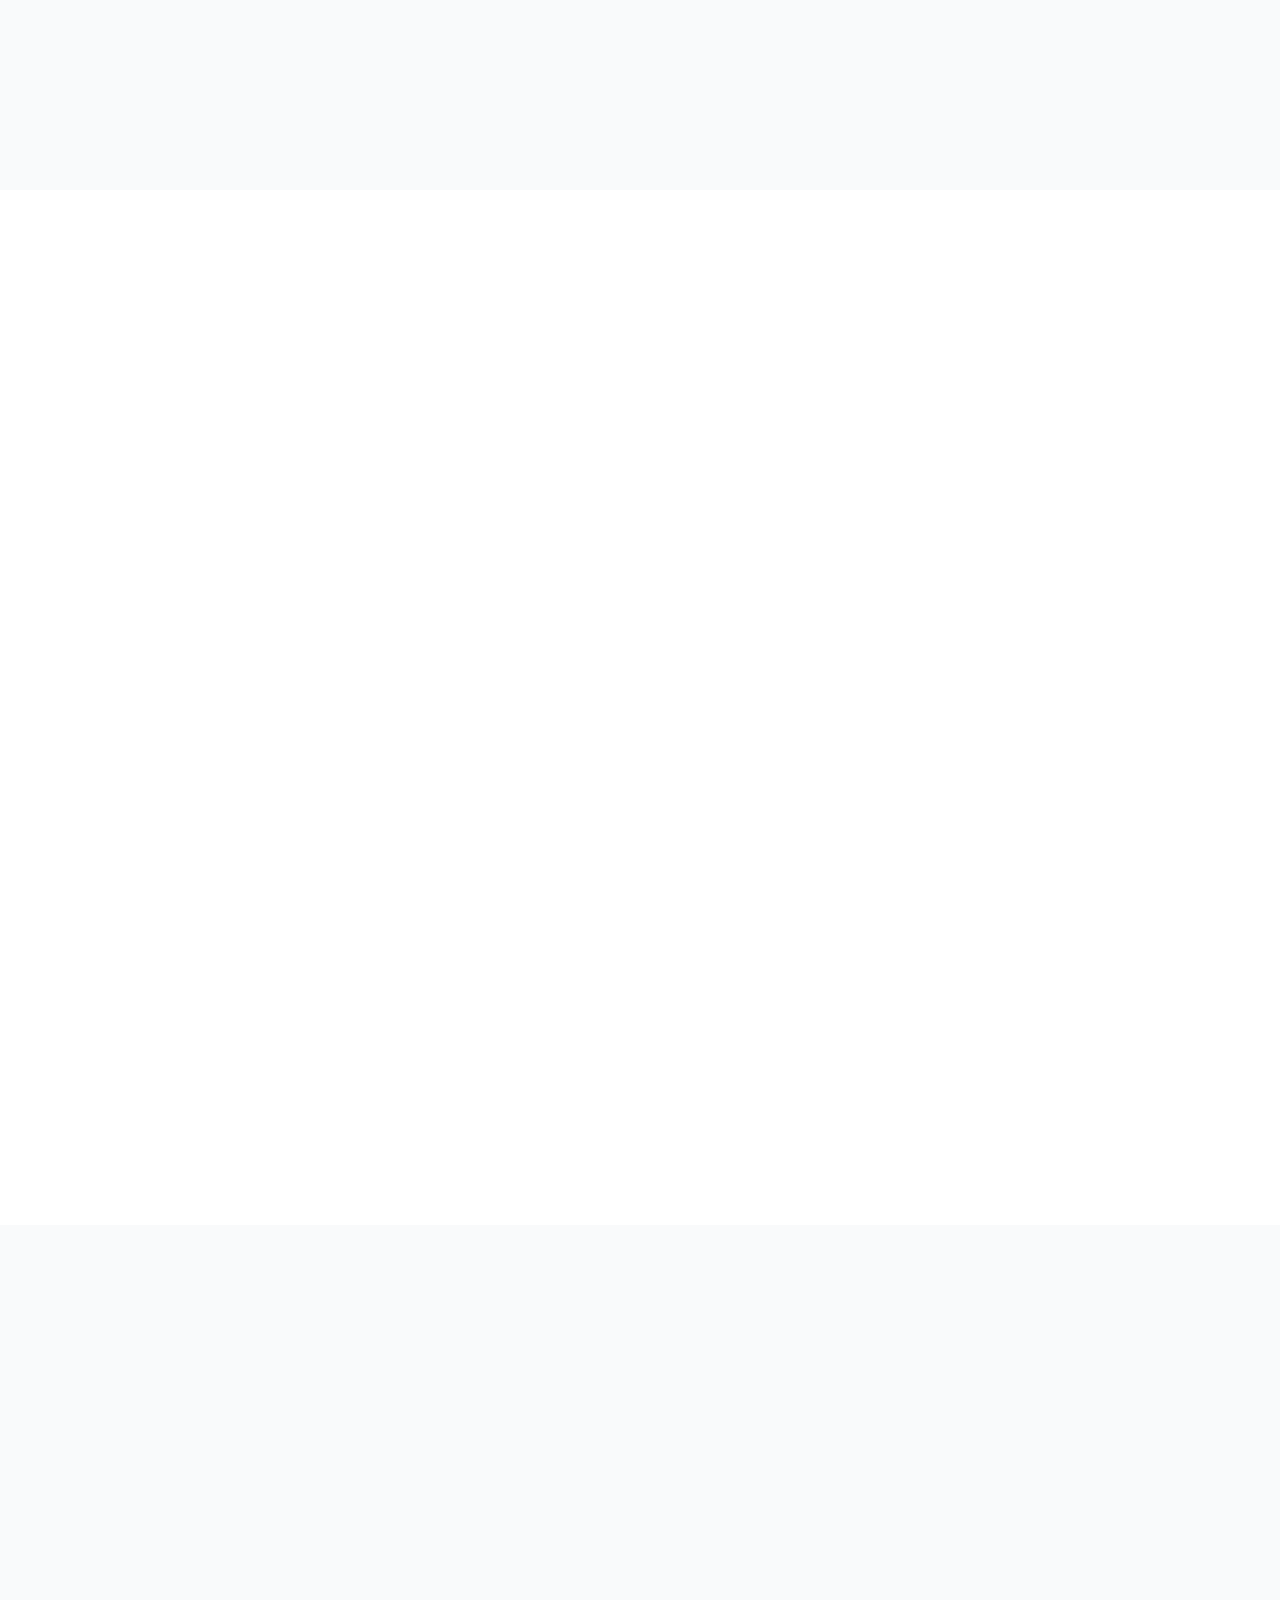
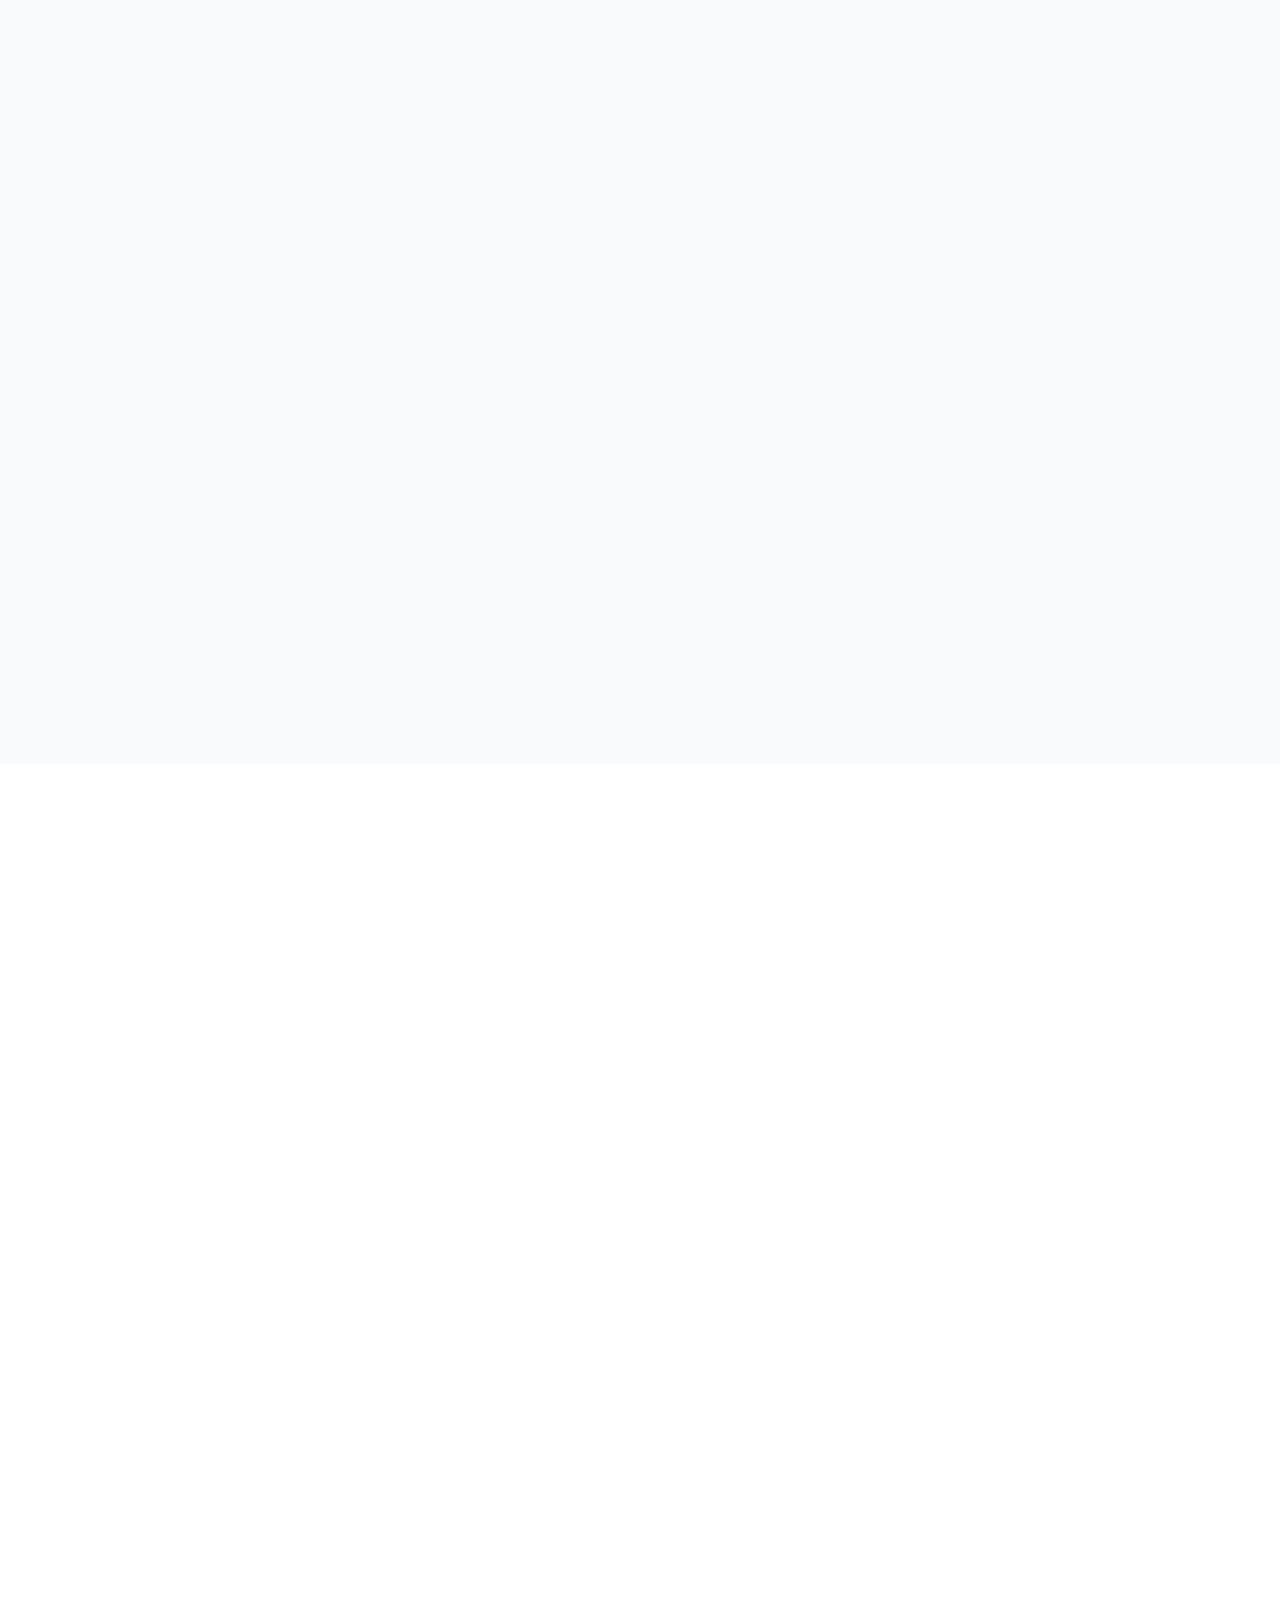
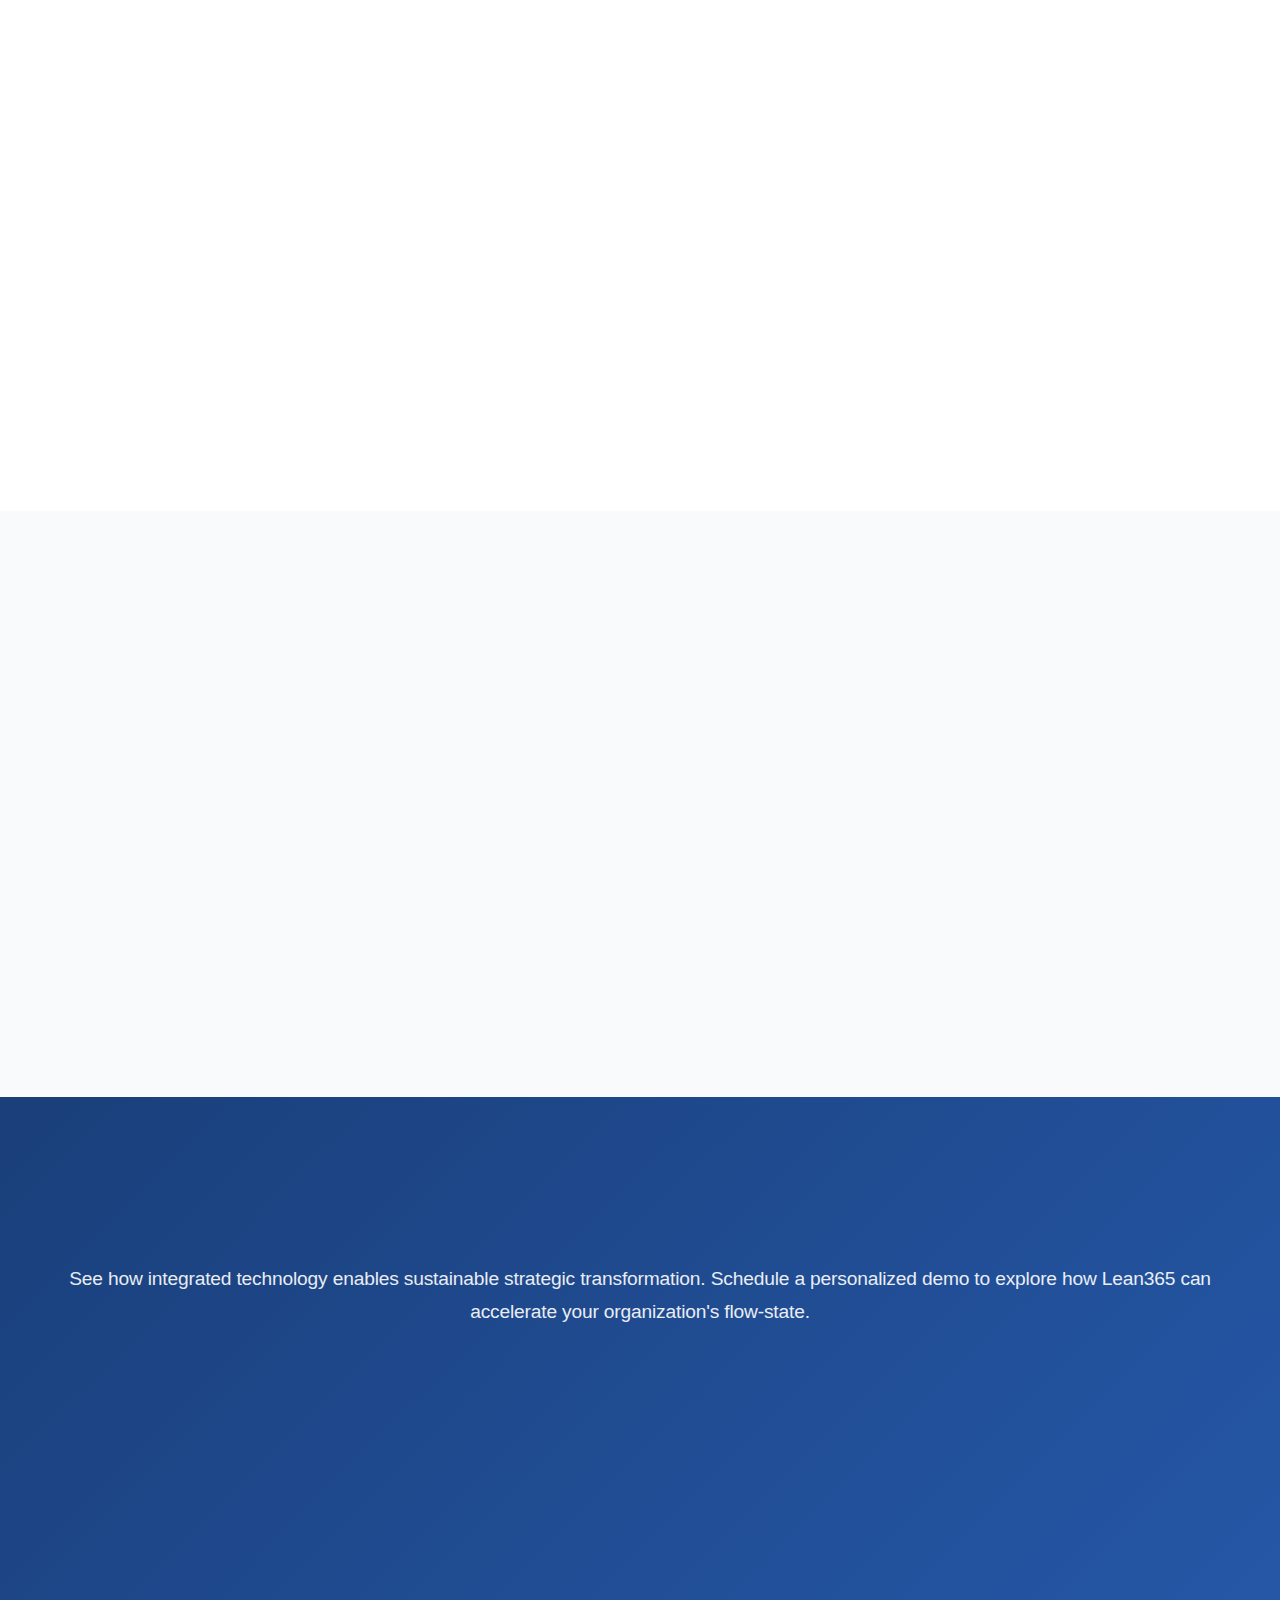
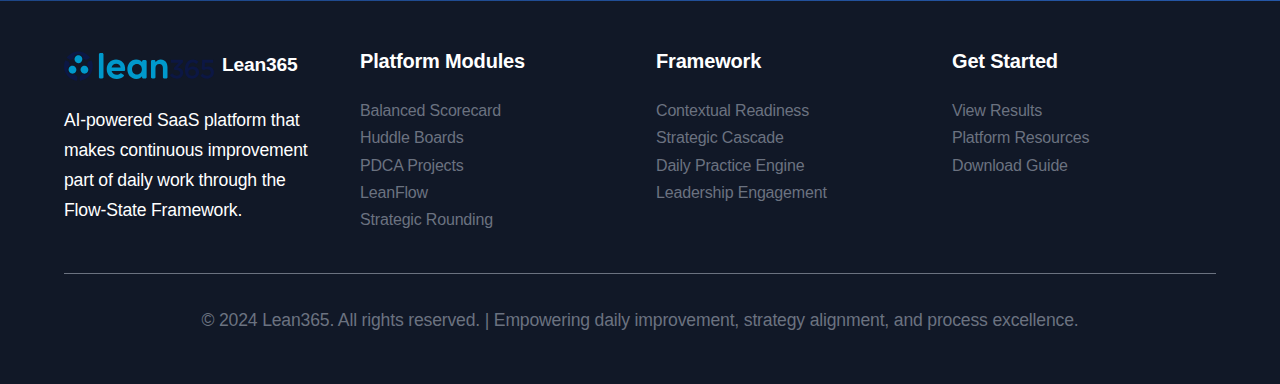
<file: Lean365_Solutions/Lean365_Platform/platform.html>
<!DOCTYPE html>
<html lang="en">
<head>
    <meta charset="UTF-8">
    <meta name="viewport" content="width=device-width, initial-scale=1.0">
    <title>Lean365 Platform | AI-Powered Strategic Execution Technology | Flow-State Framework</title>
    <meta name="description" content="Discover Lean365's integrated platform that enables the Flow-State Framework. Balanced Scorecard, Huddle Boards, PDCA, LeanFlow, and Strategic Rounding tools with AI-powered insights.">
    <meta name="keywords" content="Lean365 platform, strategic execution technology, balanced scorecard software, huddle board app, PDCA software, LeanFlow, strategic rounding, AI-powered insights">
    <link rel="stylesheet" href="../assets/css/style.css">
    <link rel="icon" type="image/svg+xml" href="../assets/images/logo.svg">
</head>
<body>
    <!-- Header -->
    <header class="header">
        <div class="container">
            <div class="logo">
                <img src="../assets/images/logo.svg" alt="Lean365 Logo">
            </div>
            <nav>
                <ul class="nav">
                    <li><a href="../index.html">Home</a></li>
                    <li><a href="../FSF/FSF_Framework.html">Framework</a></li>
                    <li><a href="#platform">Platform</a></li>
                    <li><a href="../FSF/FSF_Casestudies.html">Results</a></li>
                    <li><a href="../Consulting/resources.html">Resources</a></li>
                </ul>
            </nav>
        </div>
    </header>

    <!-- Breadcrumb Navigation -->
    <nav class="breadcrumb" style="background: #f8fafc; padding: 1rem 0; border-bottom: 1px solid #e2e8f0;">
        <div class="container">
            <a href="../index.html" style="color: #64748b; text-decoration: none;">Home</a>
            <span style="margin: 0 0.5rem; color: #cbd5e1;">></span>
            <a href="#" style="color: #64748b; text-decoration: none;">Lean365 Platform</a>
            <span style="margin: 0 0.5rem; color: #cbd5e1;">></span>
            <span style="color: #1e293b; font-weight: 500;">Platform Details</span>
        </div>
    </nav>

    <!-- Hero Section -->
    <section class="hero">
        <div class="container">
            <h1 class="fade-in">Lean365: Technology That Enables Flow-State</h1>
            <p class="subtitle fade-in">The Flow-State Framework isn't just methodology—it's methodology enabled by purpose-built technology. Lean365 provides the integrated platform that makes strategic transformation practical and sustainable.</p>
            
            <div class="hero-cta mt-xl">
                <a href="#platform-overview" class="btn btn-white btn-lg">Explore the Platform</a>
            </div>
        </div>
    </section>

    <!-- Platform Overview -->
    <section class="section" id="platform-overview">
        <div class="container">
            <div class="text-center mb-xl">
                <h2 class="fade-in">Why Lean365?</h2>
                <p class="fade-in" style="font-size: 1.3rem; max-width: 900px; margin: 0 auto;">Most organizations try to drive transformation using disconnected tools—spreadsheets for metrics, email for communication, separate systems for projects and processes. This fragmentation kills momentum and creates gaps where strategic intent gets lost.</p>
            </div>
            
            <div class="framework-visual">
                <div class="framework-stage fade-in">
                    <img src="../FSF/FSF Presentation/images/flow.png" alt="AI-Powered Intelligence" style="width: 60px; height: 60px; margin-bottom: 1rem; object-fit: contain;">
                    <h4>AI-Powered Intelligence</h4>
                    <ul style="text-align: left; padding-left: 1rem;">
                        <li>Proactive suggestions based on organizational patterns</li>
                        <li>Compressed learning cycles using previous project insights</li>
                        <li>Predictive analytics identify risks before problems</li>
                        <li>Smart recommendations accelerate problem-solving</li>
                    </ul>
                </div>
                
                <div class="framework-stage fade-in">
                    <div class="stage-icon">⚡</div>
                    <h4>Real-Time Integration</h4>
                    <ul style="text-align: left; padding-left: 1rem;">
                        <li>Live data connections eliminate manual reporting</li>
                        <li>Instant sharing of successful interventions</li>
                        <li>Mobile accessibility works where people work</li>
                        <li>Seamless flow between huddles, projects, and metrics</li>
                    </ul>
                </div>
                
                <div class="framework-stage fade-in">
                    <div class="stage-icon">🚀</div>
                    <h4>Enterprise Scalability</h4>
                    <ul style="text-align: left; padding-left: 1rem;">
                        <li>Multi-site deployment with centralized visibility</li>
                        <li>Role-based access for right information to right people</li>
                        <li>Configurable dashboards for different leadership levels</li>
                        <li>Secure, cloud-based architecture grows with you</li>
                    </ul>
                </div>
            </div>
        </div>
    </section>

    <!-- Balanced Scorecard -->
    <section class="section section-alt" id="balanced-scorecard">
        <div class="container">
            <div class="text-center mb-xl">
                <h2 class="fade-in">Balanced Scorecard</h2>
                <h3 class="fade-in" style="color: var(--lean-blue); margin-bottom: 2rem;">Measure. Align. Achieve.</h3>
                <p class="fade-in" style="font-size: 1.2rem; max-width: 800px; margin: 0 auto;">Transform strategic goals into actionable, measurable outcomes across every level of your organization. Connect high-level objectives with daily metrics so everyone sees exactly how their work drives success.</p>
            </div>
            
            <div class="framework-visual">
                <div class="framework-stage fade-in">
                    <img src="../assets/images/Balanced _Scorecard_icon.svg" alt="Strategic Objectives" style="width: 60px; height: 60px; margin-bottom: 1rem;">
                    <h4>Strategic Cascade</h4>
                    <p>Define and cascade objectives across Financial, Customer, Internal Process, and Learning & Growth perspectives.</p>
                </div>
                
                <div class="framework-stage fade-in">
                    <div class="stage-icon">📊</div>
                    <h4>Real-Time Tracking</h4>
                    <p>Live data integration with color-coded indicators and drill-down views to spot progress and identify gaps instantly.</p>
                </div>
                
                <div class="framework-stage fade-in">
                    <img src="../FSF/FSF Presentation/images/flow.png" alt="AI-Driven Insights" style="width: 60px; height: 60px; margin-bottom: 1rem; object-fit: contain;">
                    <h4>AI-Driven Insights</h4>
                    <p>Analyze performance trends, highlight emerging risks, and recommend targeted actions for faster response.</p>
                </div>
                
                <div class="framework-stage fade-in">
                    <div class="stage-icon">🌐</div>
                    <h4>Enterprise Alignment</h4>
                    <p>Keep multiple sites, regions, and departments aligned on the same goals with transparency and accountability.</p>
                </div>
            </div>
            
            <div style="background: white; padding: 3rem; border-radius: 12px; margin-top: 3rem;" class="fade-in">
                <h4 style="text-align: center; color: var(--lean-blue); margin-bottom: 2rem;">Key Outcomes</h4>
                <div class="framework-visual">
                    <div class="framework-stage">
                        <p><strong>Clear line-of-sight</strong> from strategy to execution</p>
                    </div>
                    <div class="framework-stage">
                        <p><strong>Faster identification</strong> and resolution of performance gaps</p>
                    </div>
                    <div class="framework-stage">
                        <p><strong>Consistent alignment</strong> across teams and locations</p>
                    </div>
                    <div class="framework-stage">
                        <p><strong>Improved decision-making</strong> with data-backed insights</p>
                    </div>
                </div>
            </div>
        </div>
    </section>

    <!-- Huddle Boards -->
    <section class="section" id="huddle-boards">
        <div class="container">
            <div class="text-center mb-xl">
                <h2 class="fade-in">Huddle Boards</h2>
                <h3 class="fade-in" style="color: var(--lean-blue); margin-bottom: 2rem;">Daily Improvements, Shared Success</h3>
                <p class="fade-in" style="font-size: 1.2rem; max-width: 800px; margin: 0 auto;">Transform daily team interactions into strategic conversations. Track metrics, root causes, and actions in real time, while AI shares successful interventions across the enterprise.</p>
            </div>
            
            <div class="framework-visual">
                <div class="framework-stage fade-in">
                    <img src="../assets/images/hb_icon.svg" alt="Daily Huddles" style="width: 60px; height: 60px; margin-bottom: 1rem;">
                    <h4>5-Minute Conversations</h4>
                    <p>Not status meetings. Quick problem-solving sessions that connect daily work to strategic goals.</p>
                </div>
                
                <div class="framework-stage fade-in">
                    <div class="stage-icon">⚡</div>
                    <h4>Real-Time Problem Solving</h4>
                    <p>Identify issues, root causes, and immediate actions before problems escalate to crisis level.</p>
                </div>
                
                <div class="framework-stage fade-in">
                    <div class="stage-icon">🔄</div>
                    <h4>Continuous Learning</h4>
                    <p>AI identifies successful interventions and suggests proven solutions from other teams.</p>
                </div>
                
                <div class="framework-stage fade-in">
                    <div class="stage-icon">📈</div>
                    <h4>Metric Tracking</h4>
                    <p>Visual displays of team performance with clear connection to organizational objectives.</p>
                </div>
            </div>
            
            <div style="background: var(--lean-gray-light); padding: 3rem; border-radius: 12px; margin-top: 3rem;" class="fade-in">
                <h4 style="text-align: center; color: var(--lean-blue); margin-bottom: 2rem;">When You Can't Solve It in a Huddle...</h4>
                <p style="text-align: center; font-size: 1.2rem;">You know it needs a PDCA project. Seamless escalation from daily problems to structured improvement initiatives.</p>
            </div>
        </div>
    </section>

    <!-- PDCA Projects -->
    <section class="section section-alt" id="pdca">
        <div class="container">
            <div class="text-center mb-xl">
                <h2 class="fade-in">PDCA Projects</h2>
                <h3 class="fade-in" style="color: var(--lean-blue); margin-bottom: 2rem;">Document. Share. Learn. Improve.</h3>
                <p class="fade-in" style="font-size: 1.2rem; max-width: 800px; margin: 0 auto;">Combine cutting-edge AI technology with the proven PDCA framework to accelerate learning cycles and drive sustainable improvement. No more starting from scratch—leverage organizational knowledge.</p>
            </div>
            
            <div class="framework-visual">
                <div class="framework-stage fade-in">
                    <img src="../assets/images/pdca_icon.svg" alt="PDCA Framework" style="width: 60px; height: 60px; margin-bottom: 1rem;">
                    <h4>Consistent Framework</h4>
                    <p>Streamlined, user-friendly interface for documenting all improvement projects using the proven Plan-Do-Check-Act methodology.</p>
                </div>
                
                <div class="framework-stage fade-in">
                    <div class="stage-icon">🔄</div>
                    <h4>Real-Time Sharing</h4>
                    <p>Live collaboration across your enterprise. Share improvements, lessons learned, and project status updates instantly.</p>
                </div>
                
                <div class="framework-stage fade-in">
                    <img src="../FSF/FSF Presentation/images/flow.png" alt="AI-Powered Insights" style="width: 60px; height: 60px; margin-bottom: 1rem; object-fit: contain;">
                    <h4>AI-Powered Insights</h4>
                    <p>Learn from previous projects within your organization. Over 50% of projects are iterations—why start from scratch?</p>
                </div>
                
                <div class="framework-stage fade-in">
                    <div class="stage-icon">📊</div>
                    <h4>Leadership Dashboards</h4>
                    <p>Comprehensive overview of ongoing projects, potential savings, and site-wise breakdowns for informed decisions.</p>
                </div>
            </div>
            
            <div style="background: white; padding: 3rem; border-radius: 12px; margin-top: 3rem;" class="fade-in">
                <h4 style="text-align: center; color: var(--lean-blue); margin-bottom: 2rem;">The Lean365 PDCA Advantage</h4>
                <p style="text-align: center; font-size: 1.1rem; margin-bottom: 2rem;">Continuous improvement isn't a one-off endeavor—it's a commitment ingrained in culture. Get consistent documentation, seamless sharing, and compressed learning cycles powered by advanced AI.</p>
                
                <div class="framework-visual">
                    <div class="framework-stage">
                        <p><strong>Compressed Learning Cycles:</strong> AI eliminates starting every project from scratch</p>
                    </div>
                    <div class="framework-stage">
                        <p><strong>Strategic Connection:</strong> Every project links back to organizational objectives</p>
                    </div>
                    <div class="framework-stage">
                        <p><strong>Enterprise Learning:</strong> Successful solutions spread automatically across sites</p>
                    </div>
                </div>
            </div>
        </div>
    </section>

    <!-- LeanFlow -->
    <section class="section" id="leanflow">
        <div class="container">
            <div class="text-center mb-xl">
                <h2 class="fade-in">LeanFlow</h2>
                <h3 class="fade-in" style="color: var(--lean-blue); margin-bottom: 2rem;">Standard Work, Always Current</h3>
                <p class="fade-in" style="font-size: 1.2rem; max-width: 800px; margin: 0 auto;">Document, update, and access the "current best way" directly from mobile devices or QR codes. Eliminate outdated SOPs, accelerate training, and keep processes consistent across teams.</p>
            </div>
            
            <div class="framework-visual">
                <div class="framework-stage fade-in">
                    <img src="../assets/images/Leanflow_Icon.svg" alt="Mobile Access" style="width: 60px; height: 60px; margin-bottom: 1rem;">
                    <h4>Mobile-First Design</h4>
                    <p>Access standard work procedures from any device or scan QR codes for instant access where work happens.</p>
                </div>
                
                <div class="framework-stage fade-in">
                    <div class="stage-icon">📋</div>
                    <h4>Always Current</h4>
                    <p>Eliminate outdated SOPs with real-time updates that ensure everyone has the latest "current best way."</p>
                </div>
                
                <div class="framework-stage fade-in">
                    <div class="stage-icon">🎓</div>
                    <h4>Accelerated Training</h4>
                    <p>New employees get up to speed faster with standardized, accessible procedures and consistent knowledge transfer.</p>
                </div>
                
                <div class="framework-stage fade-in">
                    <div class="stage-icon">🔄</div>
                    <h4>Continuous Improvement</h4>
                    <p>Capture process improvements immediately and update standard work in real-time as teams discover better ways.</p>
                </div>
            </div>
            
            <div style="background: var(--lean-gray-light); padding: 3rem; border-radius: 12px; margin-top: 3rem;" class="fade-in">
                <h4 style="text-align: center; color: var(--lean-blue); margin-bottom: 2rem;">When People Understand How Work Should Flow</h4>
                <p style="text-align: center; font-size: 1.2rem;">They stop waiting for permission to make things better. LeanFlow enables real-time process improvement and knowledge sharing.</p>
            </div>
        </div>
    </section>

    <!-- Strategic Rounding -->
    <section class="section section-alt" id="rounding">
        <div class="container">
            <div class="text-center mb-xl">
                <h2 class="fade-in">Strategic Rounding</h2>
                <h3 class="fade-in" style="color: var(--lean-blue); margin-bottom: 2rem;">Engage, Align, Recognize</h3>
                <p class="fade-in" style="font-size: 1.2rem; max-width: 800px; margin: 0 auto;">Digitize leader rounding and Gemba walks to capture feedback, highlight barriers, and generate actionable insights for alignment and recognition. Not management-by-walking-around—strategic engagement.</p>
            </div>
            
            <div class="framework-visual">
                <div class="framework-stage fade-in">
                    <img src="../assets/images/Rounding_Icon.svg" alt="Leadership Engagement" style="width: 60px; height: 60px; margin-bottom: 1rem;">
                    <h4>Structured Conversations</h4>
                    <p>Focus on strategic priorities with guided conversations that capture meaningful insights and feedback.</p>
                </div>
                
                <div class="framework-stage fade-in">
                    <div class="stage-icon">🚧</div>
                    <h4>Barrier Identification</h4>
                    <p>Systematically identify and remove obstacles that prevent teams from executing strategic priorities effectively.</p>
                </div>
                
                <div class="framework-stage fade-in">
                    <div class="stage-icon">🏆</div>
                    <h4>Recognition System</h4>
                    <p>Acknowledge progress and reinforce behaviors that align with strategic objectives, building momentum for change.</p>
                </div>
                
                <div class="framework-stage fade-in">
                    <div class="stage-icon">📊</div>
                    <h4>Actionable Analytics</h4>
                    <p>Digital capture enables pattern recognition, trend analysis, and follow-up to ensure continuous improvement.</p>
                </div>
            </div>
            
            <div style="background: white; padding: 3rem; border-radius: 12px; margin-top: 3rem;" class="fade-in">
                <h4 style="text-align: center; color: var(--lean-blue); margin-bottom: 2rem;">What Strategic Rounding Accomplishes</h4>
                <div class="framework-visual">
                    <div class="framework-stage">
                        <p><strong>Visible Leadership Commitment</strong> to transformation and strategic priorities</p>
                    </div>
                    <div class="framework-stage">
                        <p><strong>Real-Time Feedback</strong> on strategy effectiveness and implementation progress</p>
                    </div>
                    <div class="framework-stage">
                        <p><strong>Accountability Without Micromanagement</strong> through supportive engagement</p>
                    </div>
                </div>
            </div>
        </div>
    </section>

    <!-- Platform Integration -->
    <section class="section">
        <div class="container">
            <div class="text-center mb-xl">
                <h2 class="fade-in">Integrated Platform Architecture</h2>
                <p class="fade-in" style="font-size: 1.2rem; max-width: 800px; margin: 0 auto;">Lean365 integrates all four stages of the Flow-State Framework in one platform, eliminating the disconnection that kills momentum in most transformation efforts.</p>
            </div>
            
            <div style="background: var(--lean-gray-light); padding: 3rem; border-radius: 12px;" class="fade-in">
                <h4 style="text-align: center; color: var(--lean-blue); margin-bottom: 2rem;">Seamless Information Flow</h4>
                <div class="framework-visual">
                    <div class="framework-stage">
                        <h4>Daily Huddles</h4>
                        <p>Identify improvement opportunities</p>
                        <div style="text-align: center; margin: 1rem 0; font-size: 1.5rem;">↓</div>
                    </div>
                    <div class="framework-stage">
                        <h4>PDCA Projects</h4>
                        <p>Solve complex problems systematically</p>
                        <div style="text-align: center; margin: 1rem 0; font-size: 1.5rem;">↓</div>
                    </div>
                    <div class="framework-stage">
                        <h4>LeanFlow Updates</h4>
                        <p>Capture and spread the learning</p>
                        <div style="text-align: center; margin: 1rem 0; font-size: 1.5rem;">↓</div>
                    </div>
                    <div class="framework-stage">
                        <h4>Strategic Metrics</h4>
                        <p>Measure progress toward objectives</p>
                    </div>
                </div>
            </div>
            
            <div class="text-center mt-xl">
                <h4 class="fade-in" style="margin-bottom: 1rem;">Technical Excellence</h4>
                <div class="framework-visual">
                    <div class="framework-stage fade-in">
                        <div class="stage-icon">☁️</div>
                        <h4>Cloud-Based Architecture</h4>
                        <p>Secure, scalable infrastructure that grows with your organization</p>
                    </div>
                    <div class="framework-stage fade-in">
                        <div class="stage-icon">📱</div>
                        <h4>Mobile-First Design</h4>
                        <p>Works seamlessly on any device, anywhere your teams work</p>
                    </div>
                    <div class="framework-stage fade-in">
                        <div class="stage-icon">🔒</div>
                        <h4>Enterprise Security</h4>
                        <p>Bank-level security with role-based access and data protection</p>
                    </div>
                </div>
            </div>
        </div>
    </section>

    <!-- ROI Section -->
    <section class="section section-alt">
        <div class="container">
            <div class="text-center mb-xl">
                <h2 class="fade-in">Platform ROI</h2>
                <p class="fade-in" style="font-size: 1.2rem;">Organizations implementing Lean365 see measurable returns within 90 days.</p>
            </div>
            
            <div class="framework-visual">
                <div class="framework-stage fade-in">
                    <div class="stage-icon">⚡</div>
                    <h4>40% Faster</h4>
                    <p>Strategic execution through connected workflows and real-time visibility</p>
                </div>
                
                <div class="framework-stage fade-in">
                    <div class="stage-icon">📈</div>
                    <h4>60% Improvement</h4>
                    <p>In employee engagement through meaningful daily conversations</p>
                </div>
                
                <div class="framework-stage fade-in">
                    <div class="stage-icon">💰</div>
                    <h4>3-6 Month</h4>
                    <p>Payback period through improved efficiency and reduced waste</p>
                </div>
                
                <div class="framework-stage fade-in">
                    <div class="stage-icon">🎯</div>
                    <h4>50% Reduction</h4>
                    <p>In time from problem identification to solution implementation</p>
                </div>
            </div>
        </div>
    </section>

    <!-- Call to Action -->
    <section class="cta-section">
        <div class="container">
            <h2 class="fade-in">Experience the Lean365 Platform</h2>
            <p class="fade-in">See how integrated technology enables sustainable strategic transformation. Schedule a personalized demo to explore how Lean365 can accelerate your organization's flow-state.</p>
            
            <div class="fade-in">
                <a href="../assets/downloads/Flow_State_Framework_Whitepaper.docx" class="btn btn-white btn-lg" download>Download Technical Overview</a>
            </div>
            
            <div class="mt-xl fade-in">
                <p style="opacity: 0.8;">
                    📧 info@lean365.ai &nbsp;&nbsp;|&nbsp;&nbsp; 🌐 www.lean365.ai &nbsp;&nbsp;|&nbsp;&nbsp; 📞 833-532-6365
                </p>
            </div>
        </div>
    </section>

    <!-- Footer -->
    <footer class="footer">
        <div class="container">
            <div class="footer-content">
                <div>
                    <div class="logo mb-md">
                        <img src="../assets/images/logo.svg" alt="Lean365 Logo" style="height: 30px; margin-right: 0.5rem;">
                        <span style="font-size: 1.2rem; font-weight: 700; color: white;">Lean365</span>
                    </div>
                    <p>AI-powered SaaS platform that makes continuous improvement part of daily work through the Flow-State Framework.</p>
                </div>
                
                <div>
                    <h4>Platform Modules</h4>
                    <ul style="list-style: none;">
                        <li><a href="#balanced-scorecard">Balanced Scorecard</a></li>
                        <li><a href="#huddle-boards">Huddle Boards</a></li>
                        <li><a href="#pdca">PDCA Projects</a></li>
                        <li><a href="#leanflow">LeanFlow</a></li>
                        <li><a href="#rounding">Strategic Rounding</a></li>
                    </ul>
                </div>
                
                <div>
                    <h4>Framework</h4>
                    <ul style="list-style: none;">
                        <li><a href="framework.html#stage1">Contextual Readiness</a></li>
                        <li><a href="framework.html#stage2">Strategic Cascade</a></li>
                        <li><a href="framework.html#stage3">Daily Practice Engine</a></li>
                        <li><a href="framework.html#stage4">Leadership Engagement</a></li>
                    </ul>
                </div>
                
                <div>
                    <h4>Get Started</h4>
                    <ul style="list-style: none;">
                        <li><a href="../FSF/FSF_Casestudies.html">View Results</a></li>
                        <li><a href="../Consulting/resources.html">Platform Resources</a></li>
                        <li><a href="../assets/downloads/Flow_State_Framework_Whitepaper.docx" download>Download Guide</a></li>
                    </ul>
                </div>
            </div>
            
            <div class="footer-bottom">
                <p>&copy; 2024 Lean365. All rights reserved. | Empowering daily improvement, strategy alignment, and process excellence.</p>
            </div>
        </div>
    </footer>

    <script src="../assets/js/main.js"></script>
</body>
</html>
</file>
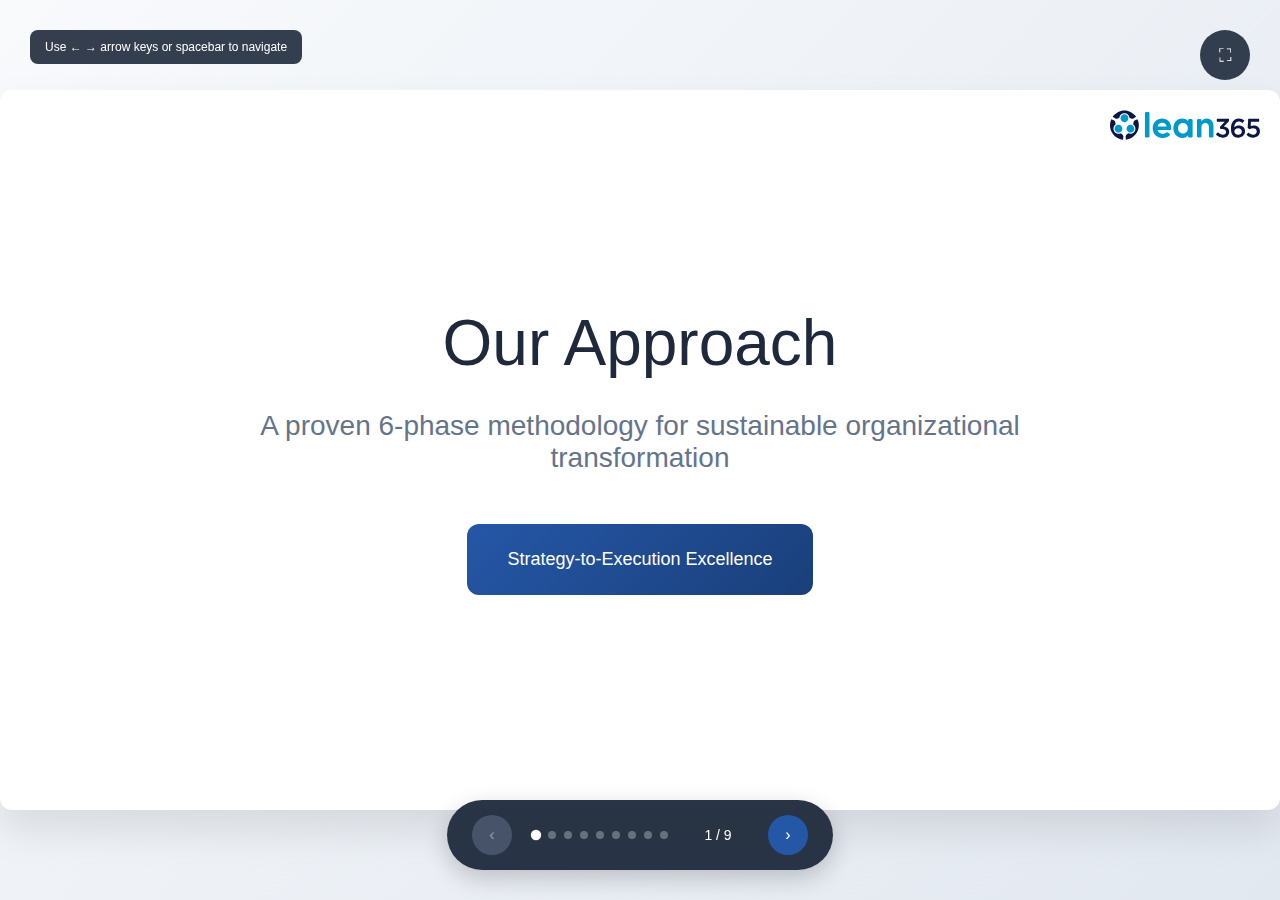
<file: Lean365_Solutions/Consulting/Projects/Our_Approach_Presentation.html>
<!DOCTYPE html>
<html lang="en">
<head>
    <meta charset="UTF-8">
    <meta name="viewport" content="width=device-width, initial-scale=1.0">
    <title>Lean365 Our Approach - 6-Phase Methodology</title>
    <style>
        * {
            margin: 0;
            padding: 0;
            box-sizing: border-box;
        }
        
        body {
            font-family: -apple-system, BlinkMacSystemFont, 'Segoe UI', Roboto, 'Helvetica Neue', Arial, sans-serif;
            background: linear-gradient(135deg, #f8fafc 0%, #e2e8f0 100%);
            height: 100vh;
            overflow: hidden;
            position: relative;
        }
        
        .presentation-container {
            width: 100%;
            height: 100vh;
            display: flex;
            align-items: center;
            justify-content: center;
            position: relative;
        }
        
        .slide {
            width: 1280px;
            height: 720px;
            background: white;
            border-radius: 12px;
            box-shadow: 0 20px 40px rgba(0,0,0,0.1);
            padding: 60px;
            display: none;
            flex-direction: column;
            position: relative;
            overflow: hidden;
        }
        
        .slide.active {
            display: flex;
        }
        
        .slide-header {
            text-align: center;
            margin-bottom: 50px;
        }
        
        .slide-title {
            font-size: 48px;
            font-weight: 700;
            color: #1e293b;
            margin-bottom: 15px;
            line-height: 1.2;
        }
        
        .slide-subtitle {
            font-size: 22px;
            color: #64748b;
            font-weight: 400;
        }
        
        .lean365-logo {
            position: absolute;
            top: 20px;
            right: 20px;
            z-index: 10;
        }
        
        .lean365-logo img {
            height: 30px;
        }
        
        /* Phase Overview Grid */
        .phases-grid {
            display: grid;
            grid-template-columns: repeat(3, 1fr);
            gap: 20px;
            flex: 1;
            margin-top: 30px;
        }
        
        .phase-card {
            background: linear-gradient(135deg, #f8fafc 0%, #e2e8f0 100%);
            border: 2px solid #e5e7eb;
            border-radius: 12px;
            padding: 25px;
            display: flex;
            flex-direction: column;
            align-items: center;
            text-align: center;
            transition: all 0.3s ease;
            cursor: pointer;
            position: relative;
        }
        
        .phase-card:hover {
            transform: translateY(-5px);
            box-shadow: 0 10px 25px rgba(0,0,0,0.1);
            border-color: #2557a7;
        }
        
        .phase-number {
            width: 50px;
            height: 50px;
            background: #2557a7;
            color: white;
            border-radius: 50%;
            display: flex;
            align-items: center;
            justify-content: center;
            font-size: 24px;
            font-weight: 700;
            margin-bottom: 15px;
        }
        
        .phase-title {
            font-size: 16px;
            font-weight: 600;
            color: #1e293b;
            margin-bottom: 8px;
        }
        
        .phase-duration {
            font-size: 14px;
            color: #64748b;
            font-weight: 500;
        }
        
        /* Timeline Visualization */
        .timeline-container {
            flex: 1;
            display: flex;
            flex-direction: column;
            justify-content: center;
        }
        
        .timeline {
            position: relative;
            margin: 40px 0;
        }
        
        .timeline-line {
            height: 4px;
            background: #e5e7eb;
            border-radius: 2px;
            position: relative;
            margin: 60px 0;
        }
        
        .timeline-progress {
            height: 100%;
            background: linear-gradient(90deg, #2557a7 0%, #10b981 100%);
            border-radius: 2px;
            width: 0%;
            transition: width 2s ease;
        }
        
        .timeline-phases {
            display: flex;
            justify-content: space-between;
            position: absolute;
            top: -30px;
            left: 0;
            right: 0;
        }
        
        .timeline-phase {
            display: flex;
            flex-direction: column;
            align-items: center;
            position: relative;
        }
        
        .timeline-dot {
            width: 20px;
            height: 20px;
            background: #e5e7eb;
            border: 3px solid white;
            border-radius: 50%;
            margin-bottom: 10px;
            transition: all 0.5s ease;
            box-shadow: 0 2px 8px rgba(0,0,0,0.1);
        }
        
        .timeline-dot.active {
            background: #2557a7;
        }
        
        .timeline-dot.completed {
            background: #10b981;
        }
        
        .timeline-label {
            font-size: 12px;
            color: #64748b;
            font-weight: 500;
            text-align: center;
            max-width: 80px;
        }
        
        /* Phase Detail Layout */
        .phase-detail {
            display: flex;
            gap: 40px;
            flex: 1;
            margin-top: 20px;
        }
        
        .phase-left {
            flex: 1;
        }
        
        .phase-right {
            flex: 1;
        }
        
        .phase-info {
            background: linear-gradient(135deg, #2557a7 0%, #1a3f7a 100%);
            color: white;
            padding: 30px;
            border-radius: 12px;
            margin-bottom: 30px;
        }
        
        .phase-info h2 {
            font-size: 32px;
            font-weight: 700;
            margin-bottom: 10px;
        }
        
        .phase-info .duration {
            font-size: 18px;
            opacity: 0.9;
            margin-bottom: 15px;
        }
        
        .phase-info .description {
            font-size: 16px;
            line-height: 1.5;
            opacity: 0.95;
        }
        
        .activities-section, .deliverables-section {
            background: #f8fafc;
            border: 1px solid #e5e7eb;
            border-radius: 12px;
            padding: 25px;
            margin-bottom: 20px;
        }
        
        .section-title {
            font-size: 18px;
            font-weight: 600;
            color: #1e293b;
            margin-bottom: 15px;
            display: flex;
            align-items: center;
            gap: 10px;
        }
        
        .activity-list, .deliverable-list {
            list-style: none;
        }
        
        .activity-list li, .deliverable-list li {
            padding: 8px 0;
            font-size: 14px;
            color: #374151;
            display: flex;
            align-items: center;
            gap: 10px;
        }
        
        .activity-list li::before {
            content: "⚡";
            font-size: 16px;
        }
        
        .deliverable-list li::before {
            content: "📋";
            font-size: 16px;
        }
        
        .tools-highlight {
            background: linear-gradient(135deg, #10b981 0%, #059669 100%);
            color: white;
            padding: 20px;
            border-radius: 12px;
            text-align: center;
        }
        
        .tools-highlight h3 {
            font-size: 16px;
            font-weight: 600;
            margin-bottom: 10px;
        }
        
        .tools-list {
            font-size: 14px;
            opacity: 0.95;
        }
        
        /* Navigation Controls */
        .nav-controls {
            position: fixed;
            bottom: 30px;
            left: 50%;
            transform: translateX(-50%);
            background: rgba(30, 41, 59, 0.95);
            backdrop-filter: blur(10px);
            border-radius: 50px;
            padding: 15px 25px;
            display: flex;
            align-items: center;
            gap: 20px;
            z-index: 1000;
            box-shadow: 0 8px 25px rgba(0,0,0,0.2);
        }
        
        .nav-btn {
            background: #2557a7;
            color: white;
            border: none;
            width: 40px;
            height: 40px;
            border-radius: 50%;
            display: flex;
            align-items: center;
            justify-content: center;
            cursor: pointer;
            transition: all 0.3s ease;
            font-size: 16px;
        }
        
        .nav-btn:hover:not(:disabled) {
            background: #1a3f7a;
            transform: scale(1.1);
        }
        
        .nav-btn:disabled {
            background: #64748b;
            cursor: not-allowed;
            opacity: 0.5;
        }
        
        .slide-counter {
            color: white;
            font-size: 14px;
            font-weight: 500;
            min-width: 60px;
            text-align: center;
        }
        
        .slide-dots {
            display: flex;
            gap: 8px;
        }
        
        .dot {
            width: 8px;
            height: 8px;
            border-radius: 50%;
            background: rgba(255,255,255,0.3);
            cursor: pointer;
            transition: all 0.3s ease;
        }
        
        .dot.active {
            background: white;
            transform: scale(1.3);
        }
        
        .fullscreen-btn {
            position: fixed;
            top: 30px;
            right: 30px;
            background: rgba(30, 41, 59, 0.9);
            color: white;
            border: none;
            width: 50px;
            height: 50px;
            border-radius: 50%;
            display: flex;
            align-items: center;
            justify-content: center;
            cursor: pointer;
            transition: all 0.3s ease;
            font-size: 18px;
            z-index: 1000;
        }
        
        .fullscreen-btn:hover {
            background: rgba(30, 41, 59, 1);
            transform: scale(1.1);
        }
        
        .keyboard-hint {
            position: fixed;
            top: 30px;
            left: 30px;
            background: rgba(30, 41, 59, 0.9);
            color: white;
            padding: 10px 15px;
            border-radius: 8px;
            font-size: 12px;
            opacity: 0;
            transition: opacity 0.3s ease;
            z-index: 1000;
        }
        
        .keyboard-hint.show {
            opacity: 1;
        }
        
        /* Animations */
        @keyframes fadeInUp {
            from {
                opacity: 0;
                transform: translateY(30px);
            }
            to {
                opacity: 1;
                transform: translateY(0);
            }
        }
        
        .fade-in {
            animation: fadeInUp 0.6s ease forwards;
        }
        
        .summary-grid {
            display: grid;
            grid-template-columns: repeat(2, 1fr);
            gap: 30px;
            flex: 1;
        }
        
        .summary-card {
            background: #f8fafc;
            border: 1px solid #e5e7eb;
            border-radius: 12px;
            padding: 25px;
            text-align: center;
        }
        
        .summary-card h3 {
            font-size: 20px;
            font-weight: 600;
            color: #1e293b;
            margin-bottom: 15px;
        }
        
        .summary-card p {
            font-size: 14px;
            color: #64748b;
            line-height: 1.5;
        }
        
        .summary-highlight {
            background: linear-gradient(135deg, #2557a7 0%, #1a3f7a 100%);
            color: white;
            grid-column: 1 / -1;
            text-align: center;
            padding: 30px;
        }
        
        .summary-highlight h2 {
            font-size: 28px;
            font-weight: 700;
            margin-bottom: 15px;
        }
        
        .summary-highlight p {
            font-size: 16px;
            opacity: 0.95;
        }
    </style>
</head>
<body>
    <div class="keyboard-hint" id="keyboardHint">
        Use ← → arrow keys or spacebar to navigate
    </div>
    
    <button class="fullscreen-btn" onclick="toggleFullscreen()">⛶</button>
    
    <div class="presentation-container">
        <!-- Slide 1: Title Slide -->
        <div class="slide active" id="slide-1">
            <div class="lean365-logo">
                <img src="../../assets/images/logo.svg" alt="Lean365">
            </div>
            <div style="display: flex; flex-direction: column; align-items: center; justify-content: center; height: 100%; text-align: center;">
                <h1 style="font-size: 64px; font-weight: 300; color: #1e293b; margin-bottom: 30px;">Our Approach</h1>
                <p style="font-size: 28px; color: #64748b; margin-bottom: 50px; max-width: 800px;">A proven 6-phase methodology for sustainable organizational transformation</p>
                <div style="background: linear-gradient(135deg, #2557a7 0%, #1a3f7a 100%); color: white; padding: 25px 40px; border-radius: 12px; font-size: 18px; font-weight: 500;">
                    Strategy-to-Execution Excellence
                </div>
            </div>
        </div>
        
        <!-- Slide 2: 6-Phase Overview -->
        <div class="slide" id="slide-2">
            <div class="lean365-logo">
                <img src="../../assets/images/logo.svg" alt="Lean365">
            </div>
            <div class="slide-header">
                <h1 class="slide-title">6-Phase Methodology</h1>
                <p class="slide-subtitle">Comprehensive approach over 6 months</p>
            </div>
            
            <div class="phases-grid">
                <div class="phase-card" onclick="goToSlide(3)">
                    <div class="phase-number">1</div>
                    <div class="phase-title">Kickoff & Diagnostic</div>
                    <div class="phase-duration">Month 1</div>
                </div>
                <div class="phase-card" onclick="goToSlide(4)">
                    <div class="phase-number">2</div>
                    <div class="phase-title">Data Analysis & Root Cause</div>
                    <div class="phase-duration">Month 1-2</div>
                </div>
                <div class="phase-card" onclick="goToSlide(5)">
                    <div class="phase-number">3</div>
                    <div class="phase-title">Improvement Planning</div>
                    <div class="phase-duration">Month 2</div>
                </div>
                <div class="phase-card" onclick="goToSlide(6)">
                    <div class="phase-number">4</div>
                    <div class="phase-title">Implementation</div>
                    <div class="phase-duration">Months 3-4</div>
                </div>
                <div class="phase-card" onclick="goToSlide(7)">
                    <div class="phase-number">5</div>
                    <div class="phase-title">Performance Monitoring</div>
                    <div class="phase-duration">Month 5</div>
                </div>
                <div class="phase-card" onclick="goToSlide(8)">
                    <div class="phase-number">6</div>
                    <div class="phase-title">Sustainment & Closure</div>
                    <div class="phase-duration">Month 6</div>
                </div>
            </div>
            
            <div class="timeline">
                <div class="timeline-line">
                    <div class="timeline-progress" id="timelineProgress"></div>
                </div>
                <div class="timeline-phases">
                    <div class="timeline-phase">
                        <div class="timeline-dot active"></div>
                        <div class="timeline-label">Start</div>
                    </div>
                    <div class="timeline-phase">
                        <div class="timeline-dot"></div>
                        <div class="timeline-label">Month 1</div>
                    </div>
                    <div class="timeline-phase">
                        <div class="timeline-dot"></div>
                        <div class="timeline-label">Month 2</div>
                    </div>
                    <div class="timeline-phase">
                        <div class="timeline-dot"></div>
                        <div class="timeline-label">Month 3</div>
                    </div>
                    <div class="timeline-phase">
                        <div class="timeline-dot"></div>
                        <div class="timeline-label">Month 4</div>
                    </div>
                    <div class="timeline-phase">
                        <div class="timeline-dot"></div>
                        <div class="timeline-label">Month 5</div>
                    </div>
                    <div class="timeline-phase">
                        <div class="timeline-dot"></div>
                        <div class="timeline-label">Complete</div>
                    </div>
                </div>
            </div>
        </div>
        
        <!-- Slide 3: Phase 1 - Kickoff & Diagnostic -->
        <div class="slide" id="slide-3">
            <div class="lean365-logo">
                <img src="../../assets/images/logo.svg" alt="Lean365">
            </div>
            <div class="phase-detail">
                <div class="phase-left">
                    <div class="phase-info">
                        <h2>Phase 1: Kickoff & Diagnostic</h2>
                        <div class="duration">Month 1</div>
                        <div class="description">Launch the project, align on goals, and understand current state through comprehensive assessment.</div>
                    </div>
                    <div class="activities-section">
                        <div class="section-title">
                            <span>Key Activities</span>
                        </div>
                        <ul class="activity-list">
                            <li>Kickoff meeting with leadership</li>
                            <li>Map current process using LeanFlow</li>
                            <li>Collect baseline performance data</li>
                            <li>Identify initial pain points/quick wins</li>
                        </ul>
                    </div>
                </div>
                <div class="phase-right">
                    <div class="deliverables-section">
                        <div class="section-title">
                            <span>Key Deliverables</span>
                        </div>
                        <ul class="deliverable-list">
                            <li>Project Charter & work plan</li>
                            <li>Current-state process map</li>
                            <li>Baseline metrics dashboard</li>
                            <li>Stakeholder analysis</li>
                        </ul>
                    </div>
                    <div class="tools-highlight">
                        <h3>Lean365 Tools</h3>
                        <div class="tools-list">LeanFlow for process mapping</div>
                    </div>
                </div>
            </div>
        </div>
        
        <!-- Slide 4: Phase 2 - Data Analysis & Root Cause -->
        <div class="slide" id="slide-4">
            <div class="lean365-logo">
                <img src="../../assets/images/logo.svg" alt="Lean365">
            </div>
            <div class="phase-detail">
                <div class="phase-left">
                    <div class="phase-info">
                        <h2>Phase 2: Data Analysis & Root Cause</h2>
                        <div class="duration">Month 1-2</div>
                        <div class="description">Quantify performance gaps and identify underlying causes through systematic analysis.</div>
                    </div>
                    <div class="activities-section">
                        <div class="section-title">
                            <span>Key Activities</span>
                        </div>
                        <ul class="activity-list">
                            <li>Analyze performance data</li>
                            <li>Calculate current gaps and impact</li>
                            <li>Conduct staff interviews & workshops</li>
                            <li>Use PDCA framework for root cause analysis</li>
                        </ul>
                    </div>
                </div>
                <div class="phase-right">
                    <div class="deliverables-section">
                        <div class="section-title">
                            <span>Key Deliverables</span>
                        </div>
                        <ul class="deliverable-list">
                            <li>Diagnostic report with findings</li>
                            <li>Prioritized improvement opportunities</li>
                            <li>Baseline Balanced Scorecard</li>
                        </ul>
                    </div>
                    <div class="tools-highlight">
                        <h3>Lean365 Tools</h3>
                        <div class="tools-list">PDCA for root cause analysis<br>Balanced Scorecard setup</div>
                    </div>
                </div>
            </div>
        </div>
        
        <!-- Slide 5: Phase 3 - Improvement Planning -->
        <div class="slide" id="slide-5">
            <div class="lean365-logo">
                <img src="../../assets/images/logo.svg" alt="Lean365">
            </div>
            <div class="phase-detail">
                <div class="phase-left">
                    <div class="phase-info">
                        <h2>Phase 3: Improvement Planning</h2>
                        <div class="duration">Month 2</div>
                        <div class="description">Develop targeted solutions and future-state process designs with implementation roadmap.</div>
                    </div>
                    <div class="activities-section">
                        <div class="section-title">
                            <span>Key Activities</span>
                        </div>
                        <ul class="activity-list">
                            <li>Solution brainstorming workshops</li>
                            <li>Design future-state process</li>
                            <li>Prioritize interventions by impact/effort</li>
                            <li>Develop implementation plan</li>
                        </ul>
                    </div>
                </div>
                <div class="phase-right">
                    <div class="deliverables-section">
                        <div class="section-title">
                            <span>Key Deliverables</span>
                        </div>
                        <ul class="deliverable-list">
                            <li>Future-state process map</li>
                            <li>Implementation roadmap</li>
                            <li>Updated SOPs in LeanFlow</li>
                            <li>Training materials</li>
                        </ul>
                    </div>
                    <div class="tools-highlight">
                        <h3>Lean365 Tools</h3>
                        <div class="tools-list">LeanFlow for SOP updates<br>Implementation planning</div>
                    </div>
                </div>
            </div>
        </div>
        
        <!-- Slide 6: Phase 4 - Implementation -->
        <div class="slide" id="slide-6">
            <div class="lean365-logo">
                <img src="../../assets/images/logo.svg" alt="Lean365">
            </div>
            <div class="phase-detail">
                <div class="phase-left">
                    <div class="phase-info">
                        <h2>Phase 4: Implementation</h2>
                        <div class="duration">Months 3-4</div>
                        <div class="description">Execute improvements with Lean365 tools, training, and comprehensive change management.</div>
                    </div>
                    <div class="activities-section">
                        <div class="section-title">
                            <span>Key Activities</span>
                        </div>
                        <ul class="activity-list">
                            <li>Execute interventions</li>
                            <li>Train staff on new processes</li>
                            <li>Initiate daily huddles using Huddle Boards</li>
                            <li>Leadership Rounding begins</li>
                            <li>Track progress via Balanced Scorecard</li>
                        </ul>
                    </div>
                </div>
                <div class="phase-right">
                    <div class="deliverables-section">
                        <div class="section-title">
                            <span>Key Deliverables</span>
                        </div>
                        <ul class="deliverable-list">
                            <li>New processes deployed</li>
                            <li>Staff trained and engaged</li>
                            <li>Lean365 tools active</li>
                            <li>Initial improvement data</li>
                        </ul>
                    </div>
                    <div class="tools-highlight">
                        <h3>Lean365 Tools</h3>
                        <div class="tools-list">Huddle Boards, Rounding<br>Balanced Scorecard tracking</div>
                    </div>
                </div>
            </div>
        </div>
        
        <!-- Slide 7: Phase 5 - Performance Monitoring -->
        <div class="slide" id="slide-7">
            <div class="lean365-logo">
                <img src="../../assets/images/logo.svg" alt="Lean365">
            </div>
            <div class="phase-detail">
                <div class="phase-left">
                    <div class="phase-info">
                        <h2>Phase 5: Performance Monitoring</h2>
                        <div class="duration">Month 5</div>
                        <div class="description">Track results and fine-tune processes through PDCA cycles with continuous adjustment.</div>
                    </div>
                    <div class="activities-section">
                        <div class="section-title">
                            <span>Key Activities</span>
                        </div>
                        <ul class="activity-list">
                            <li>Monitor performance via Balanced Scorecard</li>
                            <li>Continue daily huddles</li>
                            <li>PDCA problem-solving for issues</li>
                            <li>Bi-weekly progress reviews</li>
                        </ul>
                    </div>
                </div>
                <div class="phase-right">
                    <div class="deliverables-section">
                        <div class="section-title">
                            <span>Key Deliverables</span>
                        </div>
                        <ul class="deliverable-list">
                            <li>Monthly performance reports</li>
                            <li>PDCA adjustment logs</li>
                            <li>Coaching sessions completed</li>
                        </ul>
                    </div>
                    <div class="tools-highlight">
                        <h3>Lean365 Tools</h3>
                        <div class="tools-list">Full platform utilization<br>PDCA for continuous improvement</div>
                    </div>
                </div>
            </div>
        </div>
        
        <!-- Slide 8: Phase 6 - Sustainment & Closure -->
        <div class="slide" id="slide-8">
            <div class="lean365-logo">
                <img src="../../assets/images/logo.svg" alt="Lean365">
            </div>
            <div class="phase-detail">
                <div class="phase-left">
                    <div class="phase-info">
                        <h2>Phase 6: Sustainment & Closure</h2>
                        <div class="duration">Month 6</div>
                        <div class="description">Ensure lasting improvements and complete handover of Lean365 system to client team.</div>
                    </div>
                    <div class="activities-section">
                        <div class="section-title">
                            <span>Key Activities</span>
                        </div>
                        <ul class="activity-list">
                            <li>Develop sustainability plan</li>
                            <li>Finalize documentation in LeanFlow</li>
                            <li>Transition Balanced Scorecard ownership</li>
                            <li>Project close-out presentation</li>
                        </ul>
                    </div>
                </div>
                <div class="phase-right">
                    <div class="deliverables-section">
                        <div class="section-title">
                            <span>Key Deliverables</span>
                        </div>
                        <ul class="deliverable-list">
                            <li>Sustainability & governance plan</li>
                            <li>Final project report</li>
                            <li>Lean365 platform handoff</li>
                            <li>Celebration of results</li>
                        </ul>
                    </div>
                    <div class="tools-highlight">
                        <h3>Lean365 Tools</h3>
                        <div class="tools-list">Full platform ownership<br>Self-sustaining operations</div>
                    </div>
                </div>
            </div>
        </div>
        
        <!-- Slide 9: Summary -->
        <div class="slide" id="slide-9">
            <div class="lean365-logo">
                <img src="../../assets/images/logo.svg" alt="Lean365">
            </div>
            <div class="slide-header">
                <h1 class="slide-title">Transformation Excellence</h1>
                <p class="slide-subtitle">Proven methodology for sustainable results</p>
            </div>
            
            <div class="summary-grid">
                <div class="summary-card">
                    <h3>6-Month Journey</h3>
                    <p>Comprehensive transformation from diagnostic through sustainable implementation with full Lean365 platform integration.</p>
                </div>
                <div class="summary-card">
                    <h3>Proven Results</h3>
                    <p>Systematic approach with measurable outcomes, continuous monitoring, and built-in sustainability mechanisms.</p>
                </div>
                <div class="summary-highlight">
                    <h2>Ready to Transform Your Organization?</h2>
                    <p>Let's discuss how our 6-phase approach can deliver measurable results in your specific context</p>
                </div>
            </div>
        </div>
    </div>
    
    <!-- Navigation Controls -->
    <div class="nav-controls">
        <button class="nav-btn" id="prevBtn" onclick="previousSlide()">‹</button>
        <div class="slide-dots" id="slideDots"></div>
        <div class="slide-counter" id="slideCounter">1 / 9</div>
        <button class="nav-btn" id="nextBtn" onclick="nextSlide()">›</button>
    </div>

    <script>
        let currentSlide = 1;
        const totalSlides = 9;
        
        // Initialize presentation
        document.addEventListener('DOMContentLoaded', function() {
            createDots();
            updateNavigation();
            showKeyboardHint();
            animateTimeline();
        });
        
        function createDots() {
            const dotsContainer = document.getElementById('slideDots');
            for (let i = 1; i <= totalSlides; i++) {
                const dot = document.createElement('div');
                dot.className = i === 1 ? 'dot active' : 'dot';
                dot.onclick = () => goToSlide(i);
                dotsContainer.appendChild(dot);
            }
        }
        
        function goToSlide(slideNumber) {
            if (slideNumber < 1 || slideNumber > totalSlides) return;
            
            // Hide current slide
            document.querySelector('.slide.active').classList.remove('active');
            
            // Show new slide
            document.getElementById(`slide-${slideNumber}`).classList.add('active');
            
            currentSlide = slideNumber;
            updateNavigation();
            
            // Animate timeline if on overview slide
            if (slideNumber === 2) {
                setTimeout(animateTimeline, 300);
            }
        }
        
        function nextSlide() {
            if (currentSlide < totalSlides) {
                goToSlide(currentSlide + 1);
            }
        }
        
        function previousSlide() {
            if (currentSlide > 1) {
                goToSlide(currentSlide - 1);
            }
        }
        
        function updateNavigation() {
            // Update counter
            document.getElementById('slideCounter').textContent = `${currentSlide} / ${totalSlides}`;
            
            // Update navigation buttons
            document.getElementById('prevBtn').disabled = currentSlide === 1;
            document.getElementById('nextBtn').disabled = currentSlide === totalSlides;
            
            // Update dots
            document.querySelectorAll('.dot').forEach((dot, index) => {
                dot.classList.toggle('active', index + 1 === currentSlide);
            });
        }
        
        function animateTimeline() {
            const progressBar = document.getElementById('timelineProgress');
            const dots = document.querySelectorAll('.timeline-dot');
            
            // Reset
            progressBar.style.width = '0%';
            dots.forEach(dot => dot.classList.remove('active', 'completed'));
            
            // Animate
            setTimeout(() => {
                progressBar.style.width = '100%';
                dots.forEach((dot, index) => {
                    setTimeout(() => {
                        if (index === 0) {
                            dot.classList.add('active');
                        } else {
                            dots[index - 1].classList.remove('active');
                            dots[index - 1].classList.add('completed');
                            dot.classList.add('active');
                        }
                        
                        if (index === dots.length - 1) {
                            setTimeout(() => {
                                dot.classList.remove('active');
                                dot.classList.add('completed');
                            }, 500);
                        }
                    }, index * 300);
                });
            }, 100);
        }
        
        function showKeyboardHint() {
            const hint = document.getElementById('keyboardHint');
            hint.classList.add('show');
            setTimeout(() => {
                hint.classList.remove('show');
            }, 3000);
        }
        
        function toggleFullscreen() {
            if (!document.fullscreenElement) {
                document.documentElement.requestFullscreen();
            } else {
                document.exitFullscreen();
            }
        }
        
        // Keyboard navigation
        document.addEventListener('keydown', function(e) {
            switch(e.key) {
                case 'ArrowLeft':
                    previousSlide();
                    break;
                case 'ArrowRight':
                case ' ':
                    nextSlide();
                    break;
                case 'Home':
                    goToSlide(1);
                    break;
                case 'End':
                    goToSlide(totalSlides);
                    break;
                case 'f':
                case 'F':
                    toggleFullscreen();
                    break;
                case 'Escape':
                    if (document.fullscreenElement) {
                        document.exitFullscreen();
                    }
                    break;
            }
        });
        
        // Prevent spacebar from scrolling
        document.addEventListener('keydown', function(e) {
            if (e.key === ' ') {
                e.preventDefault();
            }
        });
    </script>
</body>
</html>
</file>
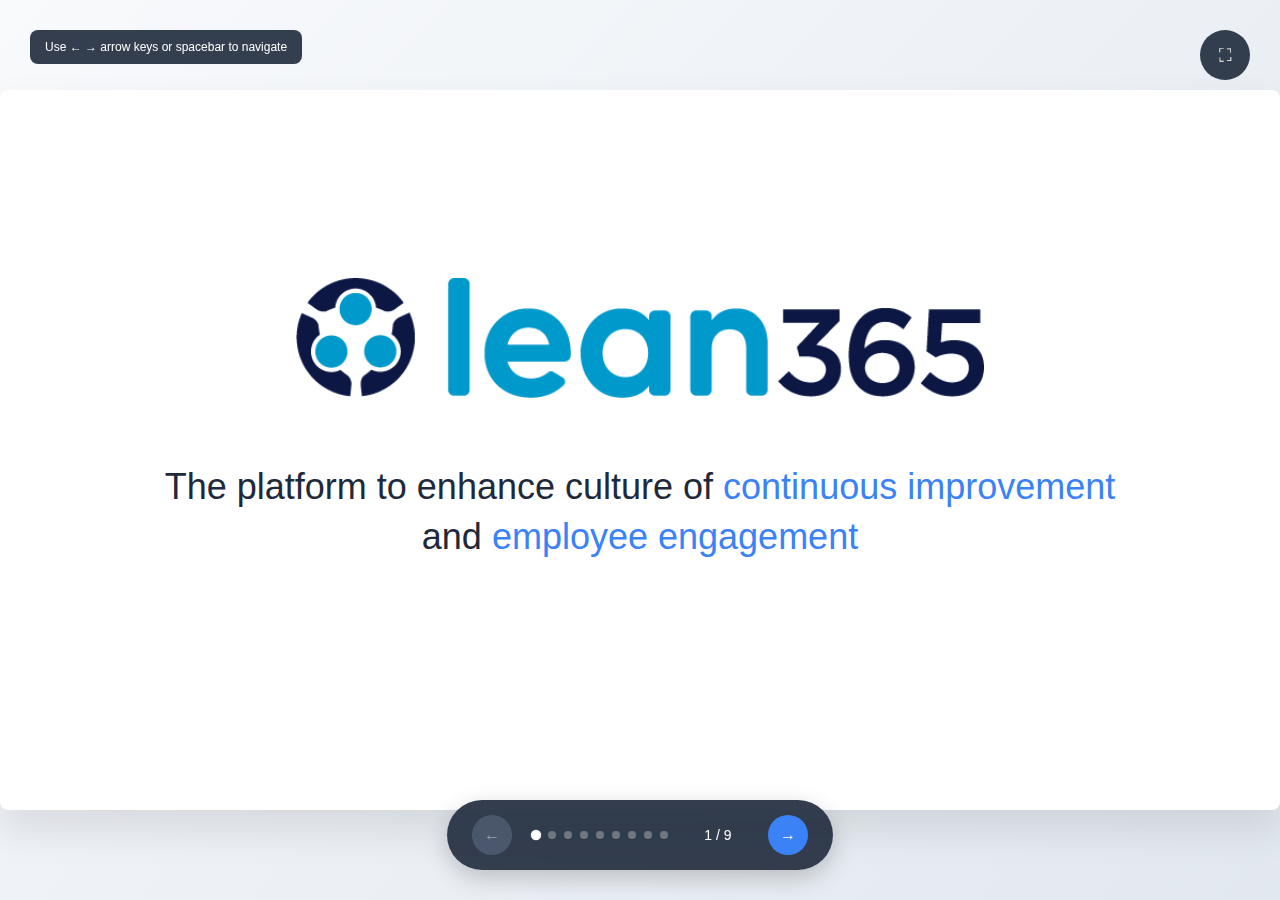
<file: Lean365_Solutions/FSF/FSF Presentation/Flow_State_Framework.html>
<!DOCTYPE html>
<html lang="en">
<head>
    <meta charset="UTF-8">
    <meta name="viewport" content="width=device-width, initial-scale=1.0">
    <title>Lean365 Flow-State Framework Presentation</title>
    <style>
        * {
            margin: 0;
            padding: 0;
            box-sizing: border-box;
        }
        
        body {
            font-family: 'Segoe UI', Tahoma, Geneva, Verdana, sans-serif;
            background: linear-gradient(135deg, #f8fafc 0%, #e2e8f0 100%);
            height: 100vh;
            overflow: hidden;
            position: relative;
        }
        
        .presentation-container {
            width: 100%;
            height: 100vh;
            display: flex;
            align-items: center;
            justify-content: center;
            position: relative;
        }
        
        .slide {
            width: 1280px;
            height: 720px;
            background: white;
            border-radius: 8px;
            box-shadow: 0 20px 40px rgba(0,0,0,0.1);
            padding: 60px 60px 120px 60px;
            display: none;
            flex-direction: column;
            position: relative;
        }
        
        .slide.active {
            display: flex;
        }
        
        .slide-header {
            text-align: center;
            margin-bottom: 40px;
        }
        
        .slide-title {
            font-size: 42px;
            font-weight: 700;
            color: #1e293b;
            margin-bottom: 15px;
            line-height: 1.2;
        }
        
        .slide-subtitle {
            font-size: 20px;
            color: #64748b;
            font-weight: 400;
        }
        
        .lean365-logo {
            position: absolute;
            top: 20px;
            right: 30px;
            font-size: 18px;
            color: #3b82f6;
            font-weight: 600;
        }
        
        /* Navigation Controls */
        .nav-controls {
            position: fixed;
            bottom: 30px;
            left: 50%;
            transform: translateX(-50%);
            background: rgba(30, 41, 59, 0.9);
            backdrop-filter: blur(10px);
            border-radius: 50px;
            padding: 15px 25px;
            display: flex;
            align-items: center;
            gap: 20px;
            z-index: 1000;
            box-shadow: 0 8px 25px rgba(0,0,0,0.2);
        }
        
        .nav-btn {
            background: #3b82f6;
            color: white;
            border: none;
            width: 40px;
            height: 40px;
            border-radius: 50%;
            display: flex;
            align-items: center;
            justify-content: center;
            cursor: pointer;
            transition: all 0.3s ease;
            font-size: 16px;
        }
        
        .nav-btn:hover:not(:disabled) {
            background: #2563eb;
            transform: scale(1.1);
        }
        
        .nav-btn:disabled {
            background: #64748b;
            cursor: not-allowed;
            opacity: 0.5;
        }
        
        .slide-counter {
            color: white;
            font-size: 14px;
            font-weight: 500;
            min-width: 60px;
            text-align: center;
        }
        
        .slide-dots {
            display: flex;
            gap: 8px;
        }
        
        .dot {
            width: 8px;
            height: 8px;
            border-radius: 50%;
            background: rgba(255,255,255,0.3);
            cursor: pointer;
            transition: all 0.3s ease;
        }
        
        .dot.active {
            background: white;
            transform: scale(1.3);
        }
        
        .fullscreen-btn {
            position: fixed;
            top: 30px;
            right: 30px;
            background: rgba(30, 41, 59, 0.9);
            color: white;
            border: none;
            width: 50px;
            height: 50px;
            border-radius: 50%;
            display: flex;
            align-items: center;
            justify-content: center;
            cursor: pointer;
            transition: all 0.3s ease;
            font-size: 18px;
            z-index: 1000;
        }
        
        .fullscreen-btn:hover {
            background: rgba(30, 41, 59, 1);
            transform: scale(1.1);
        }
        
        .keyboard-hint {
            position: fixed;
            top: 30px;
            left: 30px;
            background: rgba(30, 41, 59, 0.9);
            color: white;
            padding: 10px 15px;
            border-radius: 8px;
            font-size: 12px;
            opacity: 0;
            transition: opacity 0.3s ease;
            z-index: 1000;
        }
        
        .keyboard-hint.show {
            opacity: 1;
        }
    </style>
</head>
<body>
    <div class="keyboard-hint" id="keyboardHint">
        Use ← → arrow keys or spacebar to navigate
    </div>
    
    <button class="fullscreen-btn" onclick="toggleFullscreen()">⛶</button>
    
    <div class="presentation-container">
        <!-- Slide 1: Lean365 Branding -->
        <div class="slide active" id="slide-1">
            <div style="display: flex; flex-direction: column; align-items: center; justify-content: center; height: 100%; text-align: center;">
                <div style="margin-bottom: 60px;">
                    <img src="images/lean365-logo.png" alt="Lean365" style="height: 120px;">
                </div>
                <h1 style="font-size: 36px; font-weight: 400; color: #1e293b; line-height: 1.4; max-width: 1000px;">
                    The platform to enhance culture of <span style="color: #3b82f6;">continuous improvement</span> and <span style="color: #3b82f6;">employee engagement</span>
                </h1>
            </div>
        </div>
        
        <!-- Slide 2: The Strategy-Execution Gap -->
        <div class="slide" id="slide-2">
            <div class="lean365-logo"><img src="images/lean365-logo.png" alt="Lean365" style="height: 25px;"></div>
            
            <div class="slide-header">
                <h1 class="slide-title">The Strategy-Execution Gap</h1>
                <p class="slide-subtitle">Why brilliant strategies fail at the frontline</p>
            </div>
            
            <div style="display: flex; flex: 1; gap: 60px; align-items: center;">
                <div style="flex: 1; padding: 40px; border-radius: 12px; height: 350px; display: flex; flex-direction: column; justify-content: center; position: relative; color: white; background: linear-gradient(135deg, #3b82f6 0%, #1d4ed8 100%);">
                    <h3 style="font-size: 28px; font-weight: 600; margin-bottom: 25px; text-align: center;">Strategic Planning</h3>
                    <ul style="list-style: none;">
                        <li style="padding: 12px 0; font-size: 18px; line-height: 1.4; border-bottom: 1px solid rgba(255,255,255,0.2);">✓ Comprehensive strategic documents</li>
                        <li style="padding: 12px 0; font-size: 18px; line-height: 1.4; border-bottom: 1px solid rgba(255,255,255,0.2);">✓ Clear vision and objectives</li>
                        <li style="padding: 12px 0; font-size: 18px; line-height: 1.4; border-bottom: 1px solid rgba(255,255,255,0.2);">✓ Executive alignment and commitment</li>
                        <li style="padding: 12px 0; font-size: 18px; line-height: 1.4; border-bottom: 1px solid rgba(255,255,255,0.2);">✓ Detailed implementation roadmaps</li>
                        <li style="padding: 12px 0; font-size: 18px; line-height: 1.4;">✓ Regular board reviews and updates</li>
                    </ul>
                </div>
                
                <div style="display: flex; align-items: center; justify-content: center; font-size: 36px; font-weight: 700; color: #64748b; width: 80px;">VS</div>
                
                <div style="flex: 1; padding: 40px; border-radius: 12px; height: 350px; display: flex; flex-direction: column; justify-content: center; position: relative; color: white; background: linear-gradient(135deg, #ef4444 0%, #dc2626 100%);">
                    <h3 style="font-size: 28px; font-weight: 600; margin-bottom: 25px; text-align: center;">Frontline Reality</h3>
                    <ul style="list-style: none;">
                        <li style="padding: 12px 0; font-size: 18px; line-height: 1.4; border-bottom: 1px solid rgba(255,255,255,0.2);"><span style="color: #fca5a5;">✗</span> Disconnected daily operations</li>
                        <li style="padding: 12px 0; font-size: 18px; line-height: 1.4; border-bottom: 1px solid rgba(255,255,255,0.2);"><span style="color: #fca5a5;">✗</span> Unclear individual contributions</li>
                        <li style="padding: 12px 0; font-size: 18px; line-height: 1.4; border-bottom: 1px solid rgba(255,255,255,0.2);"><span style="color: #fca5a5;">✗</span> Inconsistent execution across teams</li>
                        <li style="padding: 12px 0; font-size: 18px; line-height: 1.4; border-bottom: 1px solid rgba(255,255,255,0.2);"><span style="color: #fca5a5;">✗</span> Limited feedback loops to leadership</li>
                        <li style="padding: 12px 0; font-size: 18px; line-height: 1.4;"><span style="color: #fca5a5;">✗</span> Strategy becomes "just another initiative"</li>
                    </ul>
                </div>
            </div>
            
            <div style="text-align: center; margin-top: 40px; padding: 30px; background: linear-gradient(135deg, #fbbf24 0%, #f59e0b 100%); border-radius: 12px; color: white;">
                <div style="font-size: 72px; font-weight: 800; margin-bottom: 10px; text-shadow: 2px 2px 4px rgba(0,0,0,0.2);">67%</div>
                <div style="font-size: 22px; font-weight: 600; line-height: 1.3;">of strategies fail - not because strategy is wrong,<br>but because it never becomes instinct</div>
            </div>
        </div>
        
        <!-- Slide 3: How We Close the Execution Gap -->
        <div class="slide" id="slide-3">
            <div class="lean365-logo"><img src="images/lean365-logo.png" alt="Lean365" style="height: 25px;"></div>
            
            <div class="slide-header" style="margin-bottom: 50px;">
                <h1 class="slide-title">How We Close the Execution Gap</h1>
                <p style="font-size: 18px; color: #64748b; font-weight: 400; margin-top: 10px;">Pull the right work. Remove the bottleneck. Give instant feedback. Strategy runs itself.</p>
            </div>
            
            <div style="text-align: center; margin-bottom: 20px; padding: 0 40px;">
                <p style="font-size: 18px; color: #475569; line-height: 1.5; max-width: 900px; margin: 0 auto;">
                    When teams focus on what matters most, eliminate what slows them down, and see immediate results, they enter <strong style="color: #0099CC; font-size: 20px; font-weight: 700;">Flow-State</strong>—where strategic execution becomes <strong style="color: #0C1744; background: linear-gradient(135deg, #fbbf24 0%, #f59e0b 100%); padding: 2px 8px; border-radius: 4px; color: white; font-weight: 600;">automatic</strong>.
                </p>
            </div>
            
            <!-- Visual: Three arrows merging into ribbon -->
            <div style="position: relative; height: 160px; margin: 20px 0; display: flex; align-items: center; justify-content: center;">
                <svg width="700" height="160" viewBox="0 0 700 160" style="overflow: visible;">
                    <defs>
                        <linearGradient id="pullArrow" x1="0%" y1="0%" x2="100%" y2="0%">
                            <stop offset="0%" style="stop-color:#3b82f6;stop-opacity:1" />
                            <stop offset="70%" style="stop-color:#2563eb;stop-opacity:1" />
                            <stop offset="100%" style="stop-color:#0099CC;stop-opacity:1" />
                        </linearGradient>
                        <linearGradient id="flowArrow" x1="0%" y1="0%" x2="100%" y2="0%">
                            <stop offset="0%" style="stop-color:#10b981;stop-opacity:1" />
                            <stop offset="70%" style="stop-color:#059669;stop-opacity:1" />
                            <stop offset="100%" style="stop-color:#0099CC;stop-opacity:1" />
                        </linearGradient>
                        <linearGradient id="feedbackArrow" x1="0%" y1="0%" x2="100%" y2="0%">
                            <stop offset="0%" style="stop-color:#f59e0b;stop-opacity:1" />
                            <stop offset="70%" style="stop-color:#d97706;stop-opacity:1" />
                            <stop offset="100%" style="stop-color:#0099CC;stop-opacity:1" />
                        </linearGradient>
                        <linearGradient id="flowStateRibbon" x1="0%" y1="0%" x2="100%" y2="0%">
                            <stop offset="0%" style="stop-color:#0099CC;stop-opacity:1" />
                            <stop offset="50%" style="stop-color:#0088BB;stop-opacity:1" />
                            <stop offset="100%" style="stop-color:#0077AA;stop-opacity:1" />
                        </linearGradient>
                        <filter id="mergeGlow">
                            <feGaussianBlur stdDeviation="4" result="coloredBlur"/>
                            <feMerge> 
                                <feMergeNode in="coloredBlur"/>
                                <feMergeNode in="SourceGraphic"/>
                            </feMerge>
                        </filter>
                        <filter id="arrowShadow">
                            <feDropShadow dx="2" dy="4" stdDeviation="3" flood-color="rgba(0,0,0,0.2)"/>
                        </filter>
                    </defs>
                    
                    <!-- Pull Arrow (top) -->
                    <path d="M 40 35 L 250 35 L 270 50 L 340 50 L 320 35 L 320 65 L 340 50" 
                          fill="url(#pullArrow)" filter="url(#arrowShadow)" stroke="none"/>
                    
                    <!-- Flow Arrow (middle) -->
                    <path d="M 40 70 L 250 70 L 270 80 L 340 80 L 320 65 L 320 95 L 340 80" 
                          fill="url(#flowArrow)" filter="url(#arrowShadow)" stroke="none"/>
                    
                    <!-- Feedback Arrow (bottom) -->
                    <path d="M 40 105 L 250 105 L 270 110 L 340 110 L 320 95 L 320 125 L 340 110" 
                          fill="url(#feedbackArrow)" filter="url(#arrowShadow)" stroke="none"/>
                    
                    <!-- Flow-State Execution Ribbon with enhanced glow -->
                    <rect x="340" y="55" width="330" height="50" rx="25" ry="25" 
                          fill="url(#flowStateRibbon)" filter="url(#mergeGlow)" 
                          stroke="rgba(255,255,255,0.3)" stroke-width="2"/>
                    
                    <!-- Arrow labels with emphasis -->
                    <text x="145" y="30" font-family="'Segoe UI', Tahoma, Geneva, Verdana, sans-serif" 
                          font-size="16" font-weight="800" fill="#0C1744" text-anchor="middle" 
                          style="text-shadow: 2px 2px 4px rgba(255,255,255,0.8);">Pull</text>
                    <text x="145" y="85" font-family="'Segoe UI', Tahoma, Geneva, Verdana, sans-serif" 
                          font-size="16" font-weight="800" fill="#0C1744" text-anchor="middle"
                          style="text-shadow: 2px 2px 4px rgba(255,255,255,0.8);">Flow</text>
                    <text x="145" y="120" font-family="'Segoe UI', Tahoma, Geneva, Verdana, sans-serif" 
                          font-size="16" font-weight="800" fill="#0C1744" text-anchor="middle"
                          style="text-shadow: 2px 2px 4px rgba(255,255,255,0.8);">Feedback</text>
                    
                    <!-- Enhanced Ribbon label -->
                    <text x="505" y="86" font-family="'Segoe UI', Tahoma, Geneva, Verdana, sans-serif" 
                          font-size="18" font-weight="800" fill="white" text-anchor="middle"
                          style="text-shadow: 2px 2px 6px rgba(0,0,0,0.4);">Flow-State Execution</text>
                </svg>
            </div>
            
            <!-- Module tags row positioned between diagram and three beats -->
            <div style="display: flex; justify-content: center; gap: 50px; font-size: 14px; margin: 20px 0;">
                <div style="text-align: center;">
                    <span style="font-weight: 600; color: #0C1744;">Pull →</span> 
                    <span style="background: #dbeafe; color: #1d4ed8; padding: 6px 12px; border-radius: 16px; margin-left: 8px; font-weight: 500;">Huddles + Scorecard</span>
                </div>
                <div style="text-align: center;">
                    <span style="font-weight: 600; color: #0C1744;">Flow →</span> 
                    <span style="background: #d1fae5; color: #047857; padding: 6px 12px; border-radius: 16px; margin-left: 8px; font-weight: 500;">PDCA + LeanFlow</span>
                </div>
                <div style="text-align: center;">
                    <span style="font-weight: 600; color: #0C1744;">Feedback →</span> 
                    <span style="background: #fef3c7; color: #d97706; padding: 6px 12px; border-radius: 16px; margin-left: 8px; font-weight: 500;">Rounding + Huddles</span>
                </div>
            </div>
            
            <!-- Three beats -->
            <div style="display: flex; justify-content: space-between; gap: 30px; margin: 20px 0;">
                <div style="flex: 1; text-align: center; padding: 20px; background: linear-gradient(135deg, #eff6ff 0%, #dbeafe 100%); border: 3px solid #3b82f6; border-radius: 12px; box-shadow: 0 8px 20px rgba(59, 130, 246, 0.15);">
                    <h3 style="font-size: 20px; font-weight: 800; color: #0099CC; margin-bottom: 8px; text-shadow: 0 2px 4px rgba(0,0,0,0.1);">Create Pull</h3>
                    <p style="font-size: 15px; color: #1e293b; line-height: 1.3; font-weight: 500;">Today's work driven by real need</p>
                </div>
                <div style="flex: 1; text-align: center; padding: 20px; background: linear-gradient(135deg, #ecfdf5 0%, #d1fae5 100%); border: 3px solid #10b981; border-radius: 12px; box-shadow: 0 8px 20px rgba(16, 185, 129, 0.15);">
                    <h3 style="font-size: 20px; font-weight: 800; color: #0099CC; margin-bottom: 8px; text-shadow: 0 2px 4px rgba(0,0,0,0.1);">Clear Path</h3>
                    <p style="font-size: 15px; color: #1e293b; line-height: 1.3; font-weight: 500;">Find slowest step, fix it, standardize</p>
                </div>
                <div style="flex: 1; text-align: center; padding: 20px; background: linear-gradient(135deg, #fffbeb 0%, #fef3c7 100%); border: 3px solid #f59e0b; border-radius: 12px; box-shadow: 0 8px 20px rgba(245, 158, 11, 0.15);">
                    <h3 style="font-size: 20px; font-weight: 800; color: #0099CC; margin-bottom: 8px; text-shadow: 0 2px 4px rgba(0,0,0,0.1);">Fast Feedback</h3>
                    <p style="font-size: 15px; color: #1e293b; line-height: 1.3; font-weight: 500;">Clear goals, fast feedback, visible wins</p>
                </div>
            </div>
            
            <!-- So what outcome -->
            <div style="text-align: center; margin: 15px 0 10px 0;">
                <div style="background: linear-gradient(135deg, #0099CC 0%, #0077AA 100%); color: white; padding: 25px 40px; border-radius: 12px; box-shadow: 0 12px 30px rgba(0, 153, 204, 0.3); border: 2px solid rgba(255,255,255,0.2);">
                    <p style="font-size: 22px; font-weight: 600; line-height: 1.4; margin: 0;">
                        Faster decisions, fewer handoffs, better outcomes—<span style="background: rgba(255,255,255,0.2); padding: 4px 12px; border-radius: 20px; font-weight: 800; text-shadow: 0 2px 4px rgba(0,0,0,0.2);">without pushing programs</span>.
                    </p>
                </div>
            </div>
            
        </div>
        
        <!-- Slide 4: The Lean365 Flow-State Framework Solution -->
        <div class="slide" id="slide-4">
            <div class="lean365-logo"><img src="images/lean365-logo.png" alt="Lean365" style="height: 25px;"></div>
            
            <div class="slide-header" style="margin-bottom: 50px;">
                <h1 class="slide-title">The Flow-State Framework</h1>
                <p class="slide-subtitle">Building the bridge from strategic intent to instinctive action</p>
            </div>
            
            <div style="flex: 1; position: relative; display: flex; align-items: center; margin: 20px 0;">
                <div style="width: 180px; height: 120px; border-radius: 12px; display: flex; flex-direction: column; align-items: center; justify-content: center; color: white; font-weight: 600; text-align: center; z-index: 2; background: linear-gradient(135deg, #3b82f6 0%, #1d4ed8 100%);">
                    <h3 style="font-size: 18px; margin-bottom: 8px;">Strategic Intent</h3>
                    <p style="font-size: 14px; opacity: 0.9;">Vision, goals & objectives</p>
                </div>
                
                <div style="flex: 1; height: 200px; position: relative; display: flex; align-items: center; margin: 0 -20px;">
                    <div style="width: 100%; height: 8px; background: linear-gradient(90deg, #3b82f6 0%, #10b981 100%); border-radius: 4px; position: relative;">
                        <div style="position: absolute; top: 50%; left: 50%; transform: translate(-50%, -50%); background: white; padding: 8px 16px; border-radius: 20px; font-size: 12px; color: #64748b; font-weight: 500; box-shadow: 0 2px 8px rgba(0,0,0,0.1);">EXECUTION GAP</div>
                    </div>
                    <div style="position: absolute; top: -70px; left: 0; right: 0; display: flex; justify-content: space-between; padding: 0 40px; z-index: 3;">
                        <div style="text-align: center; width: 160px;">
                            <div style="width: 40px; height: 40px; border-radius: 50%; background: #3b82f6; color: white; display: flex; align-items: center; justify-content: center; font-weight: 700; font-size: 18px; margin: 0 auto 12px auto;">1</div>
                            <h4 style="font-size: 16px; color: #1e293b; margin-bottom: 6px;">Assessment</h4>
                            <p style="font-size: 12px; color: #64748b; line-height: 1.3;">Cultural readiness & operational maturity</p>
                        </div>
                        <div style="text-align: center; width: 160px;">
                            <div style="width: 40px; height: 40px; border-radius: 50%; background: #3b82f6; color: white; display: flex; align-items: center; justify-content: center; font-weight: 700; font-size: 18px; margin: 0 auto 12px auto;">2</div>
                            <h4 style="font-size: 16px; color: #1e293b; margin-bottom: 6px;">Strategic Cascade</h4>
                            <p style="font-size: 12px; color: #64748b; line-height: 1.3;">Clear line-of-sight to daily work</p>
                        </div>
                        <div style="text-align: center; width: 160px;">
                            <div style="width: 40px; height: 40px; border-radius: 50%; background: #3b82f6; color: white; display: flex; align-items: center; justify-content: center; font-weight: 700; font-size: 18px; margin: 0 auto 12px auto;">3</div>
                            <h4 style="font-size: 16px; color: #1e293b; margin-bottom: 6px;">Daily Practice</h4>
                            <p style="font-size: 12px; color: #64748b; line-height: 1.3;">Strategic muscle memory</p>
                        </div>
                        <div style="text-align: center; width: 160px;">
                            <div style="width: 40px; height: 40px; border-radius: 50%; background: #3b82f6; color: white; display: flex; align-items: center; justify-content: center; font-weight: 700; font-size: 18px; margin: 0 auto 12px auto;">4</div>
                            <h4 style="font-size: 16px; color: #1e293b; margin-bottom: 6px;">Leadership Engagement</h4>
                            <p style="font-size: 12px; color: #64748b; line-height: 1.3;">Sustained momentum</p>
                        </div>
                    </div>
                </div>
                
                <div style="width: 180px; height: 120px; border-radius: 12px; display: flex; flex-direction: column; align-items: center; justify-content: center; color: white; font-weight: 600; text-align: center; z-index: 2; background: linear-gradient(135deg, #10b981 0%, #059669 100%);">
                    <h3 style="font-size: 18px; margin-bottom: 8px;">Instinctive Action</h3>
                    <p style="font-size: 14px; opacity: 0.9;">Strategy becomes second nature</p>
                </div>
            </div>
            
            <div style="margin-top: 10px;">
                <h3 style="text-align: center; font-size: 20px; font-weight: 600; color: #1e293b; margin-bottom: 15px;">Powered by 5 Integrated Lean365 Modules</h3>
                <div style="display: flex; justify-content: center; gap: 30px; flex-wrap: wrap;">
                    <div style="width: 180px; padding: 20px; background: #f8fafc; border: 2px solid #e2e8f0; border-radius: 8px; text-align: center; box-shadow: 0 2px 8px rgba(0, 0, 0, 0.06);">
                        <div style="width: 40px; height: 40px; background: #f1f5f9; border-radius: 8px; display: flex; align-items: center; justify-content: center; margin: 0 auto 12px auto; color: #3b82f6; font-weight: 600;"><img src="images/balanced-scorecard-icon.svg" alt="Balanced Scorecard" style="width: 24px; height: 24px;"></div>
                        <h5 style="font-size: 14px; font-weight: 600; color: #1e293b; margin-bottom: 6px;">Balanced Scorecard</h5>
                        <p style="font-size: 11px; color: #64748b; line-height: 1.3;">Strategic alignment & performance tracking</p>
                    </div>
                    <div style="width: 180px; padding: 20px; background: #f8fafc; border: 2px solid #e2e8f0; border-radius: 8px; text-align: center; box-shadow: 0 2px 8px rgba(0, 0, 0, 0.06);">
                        <div style="width: 40px; height: 40px; background: #f1f5f9; border-radius: 8px; display: flex; align-items: center; justify-content: center; margin: 0 auto 12px auto; color: #3b82f6; font-weight: 600;"><img src="images/huddleboard-icon.svg" alt="Huddle Board" style="width: 24px; height: 24px;"></div>
                        <h5 style="font-size: 14px; font-weight: 600; color: #1e293b; margin-bottom: 6px;">Huddle Board</h5>
                        <p style="font-size: 11px; color: #64748b; line-height: 1.3;">Daily frontline improvement conversations</p>
                    </div>
                    <div style="width: 180px; padding: 20px; background: #f8fafc; border: 2px solid #e2e8f0; border-radius: 8px; text-align: center; box-shadow: 0 2px 8px rgba(0, 0, 0, 0.06);">
                        <div style="width: 40px; height: 40px; background: #f1f5f9; border-radius: 8px; display: flex; align-items: center; justify-content: center; margin: 0 auto 12px auto; color: #3b82f6; font-weight: 600;"><img src="images/leanflow-icon.svg" alt="LeanFlow" style="width: 24px; height: 24px;"></div>
                        <h5 style="font-size: 14px; font-weight: 600; color: #1e293b; margin-bottom: 6px;">LeanFlow</h5>
                        <p style="font-size: 11px; color: #64748b; line-height: 1.3;">Process documentation & continuous update</p>
                    </div>
                    <div style="width: 180px; padding: 20px; background: #f8fafc; border: 2px solid #e2e8f0; border-radius: 8px; text-align: center; box-shadow: 0 2px 8px rgba(0, 0, 0, 0.06);">
                        <div style="width: 40px; height: 40px; background: #f1f5f9; border-radius: 8px; display: flex; align-items: center; justify-content: center; margin: 0 auto 12px auto; color: #3b82f6; font-weight: 600;"><img src="images/pdca-icon.svg" alt="PDCA" style="width: 24px; height: 24px;"></div>
                        <h5 style="font-size: 14px; font-weight: 600; color: #1e293b; margin-bottom: 6px;">PDCA</h5>
                        <p style="font-size: 11px; color: #64748b; line-height: 1.3;">Structured problem-solving methodology</p>
                    </div>
                    <div style="width: 180px; padding: 20px; background: #f8fafc; border: 2px solid #e2e8f0; border-radius: 8px; text-align: center; box-shadow: 0 2px 8px rgba(0, 0, 0, 0.06);">
                        <div style="width: 40px; height: 40px; background: #f1f5f9; border-radius: 8px; display: flex; align-items: center; justify-content: center; margin: 0 auto 12px auto; color: #3b82f6; font-weight: 600;"><img src="images/rounding-icon.svg" alt="Rounding" style="width: 24px; height: 24px;"></div>
                        <h5 style="font-size: 14px; font-weight: 600; color: #1e293b; margin-bottom: 6px;">Rounding</h5>
                        <p style="font-size: 11px; color: #64748b; line-height: 1.3;">Leadership engagement & feedback</p>
                    </div>
                </div>
            </div>
            
            <div style="text-align: center; margin-top: 15px; font-size: 18px; font-style: italic; color: #3b82f6; font-weight: 500;">
                "Strategy doesn't fail because it's wrong. It fails because it never becomes instinct."
            </div>
        </div>
        
        <!-- Continue with other slides... -->
        <!-- Due to length limits, I'll create the remaining slides in inline style for now -->
        
        <!-- Slide 5: 90-Day Implementation Journey -->
        <div class="slide" id="slide-5">
            <div class="lean365-logo"><img src="images/lean365-logo.png" alt="Lean365" style="height: 25px;"></div>
            <div class="slide-header">
                <h1 class="slide-title">90-Day Implementation Journey</h1>
                <p class="slide-subtitle">Systematic deployment for sustainable transformation</p>
            </div>
            <div style="flex: 1; position: relative; padding: 40px 0;">
                <div style="position: absolute; top: 50%; left: 60px; right: 60px; height: 6px; background: linear-gradient(90deg, #3b82f6 0%, #10b981 50%, #059669 100%); border-radius: 3px; transform: translateY(-50%);"></div>
                <div style="display: flex; justify-content: space-between; height: 100%; padding: 0 60px;">
                    <div style="flex: 1; display: flex; flex-direction: column; align-items: center; position: relative;">
                        <div style="width: 20px; height: 20px; border-radius: 50%; background: white; border: 4px solid #3b82f6; position: absolute; top: 50%; transform: translateY(-50%); z-index: 2;"></div>
                        <div style="display: flex; flex-direction: column; height: 100%;">
                            <div style="text-align: center; margin-bottom: 30px;">
                                <div style="display: inline-block; width: 40px; height: 40px; border-radius: 50%; background: #3b82f6; color: white; line-height: 40px; font-weight: 700; font-size: 18px; margin-bottom: 12px;">1</div>
                                <h3 style="font-size: 24px; font-weight: 700; color: #1e293b; margin-bottom: 8px;">Foundation</h3>
                                <p style="font-size: 16px; color: #64748b; font-weight: 500; margin-bottom: 6px;">Days 1-30</p>
                                <p style="font-size: 14px; color: #64748b; font-style: italic;">Assessment & Planning</p>
                            </div>
                            <div style="background: #eff6ff; border-radius: 12px; padding: 20px; border: 2px solid #bfdbfe; height: 200px; display: flex; flex-direction: column; overflow: hidden;">
                                <h4 style="font-size: 16px; font-weight: 600; color: #1e293b; margin-bottom: 12px;">Key Objectives</h4>
                                <ul style="list-style: none; font-size: 13px; color: #475569; margin-bottom: 15px;">
                                    <li style="margin-bottom: 6px; padding-left: 16px; position: relative;">• Comprehensive readiness assessment</li>
                                    <li style="margin-bottom: 6px; padding-left: 16px; position: relative;">• Stakeholder alignment & governance</li>
                                    <li style="margin-bottom: 6px; padding-left: 16px; position: relative;">• Customized implementation roadmap</li>
                                </ul>
                                <div style="margin-top: auto; padding: 8px; background: rgba(59, 130, 246, 0.1); border-left: 4px solid #3b82f6; border-radius: 0 8px 8px 0;">
                                    <p style="font-size: 11px; font-weight: 600; color: #1e293b;">Clear pathway with baseline metrics</p>
                                </div>
                            </div>
                        </div>
                    </div>
                    
                    <div style="flex: 1; display: flex; flex-direction: column; align-items: center; position: relative;">
                        <div style="width: 20px; height: 20px; border-radius: 50%; background: white; border: 4px solid #10b981; position: absolute; top: 50%; transform: translateY(-50%); z-index: 2;"></div>
                        <div style="display: flex; flex-direction: column; height: 100%;">
                            <div style="text-align: center; margin-bottom: 30px;">
                                <div style="display: inline-block; width: 40px; height: 40px; border-radius: 50%; background: #10b981; color: white; line-height: 40px; font-weight: 700; font-size: 18px; margin-bottom: 12px;">2</div>
                                <h3 style="font-size: 24px; font-weight: 700; color: #1e293b; margin-bottom: 8px;">Alignment</h3>
                                <p style="font-size: 16px; color: #64748b; font-weight: 500; margin-bottom: 6px;">Days 31-60</p>
                                <p style="font-size: 14px; color: #64748b; font-style: italic;">Strategic Cascade</p>
                            </div>
                            <div style="background: #ecfdf5; border-radius: 12px; padding: 20px; border: 2px solid #a7f3d0; height: 200px; display: flex; flex-direction: column; overflow: hidden;">
                                <h4 style="font-size: 16px; font-weight: 600; color: #1e293b; margin-bottom: 12px;">Key Objectives</h4>
                                <ul style="list-style: none; font-size: 13px; color: #475569; margin-bottom: 10px;">
                                    <li style="margin-bottom: 6px; padding-left: 16px; position: relative;">• Deploy strategic performance management</li>
                                    <li style="margin-bottom: 6px; padding-left: 16px; position: relative;">• Create clear line-of-sight to frontline</li>
                                    <li style="margin-bottom: 6px; padding-left: 16px; position: relative;">• Establish measurement & accountability</li>
                                </ul>
                                <div style="margin-bottom: 10px;">
                                    <span style="background: #10b981; color: white; padding: 6px 12px; border-radius: 20px; font-size: 12px; font-weight: 500;">Balanced Scorecard</span>
                                </div>
                                <div style="margin-top: auto; padding: 8px; background: rgba(16, 185, 129, 0.1); border-left: 4px solid #10b981; border-radius: 0 8px 8px 0;">
                                    <p style="font-size: 11px; font-weight: 600; color: #1e293b;">Real-time performance visibility</p>
                                </div>
                            </div>
                        </div>
                    </div>
                    
                    <div style="flex: 1; display: flex; flex-direction: column; align-items: center; position: relative;">
                        <div style="width: 20px; height: 20px; border-radius: 50%; background: white; border: 4px solid #059669; position: absolute; top: 50%; transform: translateY(-50%); z-index: 2;"></div>
                        <div style="display: flex; flex-direction: column; height: 100%;">
                            <div style="text-align: center; margin-bottom: 30px;">
                                <div style="display: inline-block; width: 40px; height: 40px; border-radius: 50%; background: #059669; color: white; line-height: 40px; font-weight: 700; font-size: 18px; margin-bottom: 12px;">3</div>
                                <h3 style="font-size: 24px; font-weight: 700; color: #1e293b; margin-bottom: 8px;">Execution</h3>
                                <p style="font-size: 16px; color: #64748b; font-weight: 500; margin-bottom: 6px;">Days 61-90</p>
                                <p style="font-size: 14px; color: #64748b; font-style: italic;">Daily Practice Engine</p>
                            </div>
                            <div style="background: #f0fdf4; border-radius: 12px; padding: 20px; border: 2px solid #86efac; height: 200px; display: flex; flex-direction: column; overflow: hidden;">
                                <h4 style="font-size: 16px; font-weight: 600; color: #1e293b; margin-bottom: 12px;">Key Objectives</h4>
                                <ul style="list-style: none; font-size: 13px; color: #475569; margin-bottom: 10px;">
                                    <li style="margin-bottom: 6px; padding-left: 16px; position: relative;">• Activate daily improvement practices</li>
                                    <li style="margin-bottom: 6px; padding-left: 16px; position: relative;">• Build strategic muscle memory</li>
                                    <li style="margin-bottom: 6px; padding-left: 16px; position: relative;">• Enable systematic problem-solving</li>
                                </ul>
                                <div style="display: flex; flex-wrap: wrap; gap: 6px; margin-bottom: 10px;">
                                    <span style="background: #059669; color: white; padding: 4px 8px; border-radius: 15px; font-size: 10px; font-weight: 500;">Huddle Board</span>
                                    <span style="background: #059669; color: white; padding: 4px 8px; border-radius: 15px; font-size: 10px; font-weight: 500;">LeanFlow</span>
                                    <span style="background: #059669; color: white; padding: 4px 8px; border-radius: 15px; font-size: 10px; font-weight: 500;">PDCA</span>
                                    <span style="background: #059669; color: white; padding: 4px 8px; border-radius: 15px; font-size: 10px; font-weight: 500;">Rounding</span>
                                </div>
                                <div style="margin-top: auto; padding: 8px; background: rgba(5, 150, 105, 0.1); border-left: 4px solid #059669; border-radius: 0 8px 8px 0;">
                                    <p style="font-size: 11px; font-weight: 600; color: #1e293b;">Strategy becomes instinctive</p>
                                </div>
                            </div>
                        </div>
                    </div>
                </div>
            </div>
        </div>
        
        <!-- Slides 6-9 placeholders with full content rendered inline -->
        <div class="slide" id="slide-6">
            <div class="lean365-logo"><img src="images/lean365-logo.png" alt="Lean365" style="height: 25px;"></div>
            <div class="slide-header">
                <h1 class="slide-title">Three-Lane Feedback Loop</h1>
                <p class="slide-subtitle">Leaders set & reinforce. Teams practice & improve. Process standardizes. The loop keeps them in sync.</p>
            </div>
            
            <!-- Three-Lane Canvas -->
            <div style="flex: 1; position: relative; background: linear-gradient(0deg, #f8fafc, #f8fafc); border: 1px solid #e2e8f0; border-radius: 16px; padding: 20px 20px 20px 120px; overflow: hidden; min-height: 480px;">
                
                <!-- Lane-to-Lane Flow Arrows -->
                <svg style="position: absolute; inset: 0; pointer-events: none; width: 100%; height: 100%;" viewBox="0 0 1100 500" preserveAspectRatio="none">
                    <defs>
                        <marker id="flow-arrow" markerWidth="6" markerHeight="6" refX="5" refY="3" orient="auto">
                            <path d="M0,0 L0,6 L6,3 z" fill="#3b82f6" opacity="0.7"></path>
                        </marker>
                    </defs>
                    <!-- Leadership to Teams flow -->
                    <path d="M 50 140 L 50 200" stroke="#3b82f6" stroke-width="3" opacity="0.6" fill="none" marker-end="url(#flow-arrow)"/>
                    <!-- Teams to Process flow -->
                    <path d="M 50 260 L 50 320" stroke="#3b82f6" stroke-width="3" opacity="0.6" fill="none" marker-end="url(#flow-arrow)"/>
                    
                    <!-- Flow labels -->
                    <text x="60" y="175" fill="#64748b" font-size="10" font-family="system-ui">Strategic Direction</text>
                    <text x="60" y="295" fill="#64748b" font-size="10" font-family="system-ui">Daily Practice</text>
                </svg>

                <!-- AI side panel -->
                <div style="position: absolute; right: 20px; top: 20px; width: 240px; background: #fff; border: 1px dashed #3b82f6; border-radius: 12px; padding: 16px; box-shadow: 0 4px 12px rgba(59, 130, 246, 0.1);">
                    <h4 style="margin: 0 0 8px; font-size: 14px; color: #1e293b; display: flex; align-items: center; gap: 8px;">
                        🧠 AI Learning Hub 
                        <span style="display: inline-block; font-size: 9px; letter-spacing: 0.25px; background: #eff6ff; color: #3b82f6; border: 1px solid #3b82f6; padding: 2px 6px; border-radius: 12px;">COMING SOON</span>
                    </h4>
                    <p style="margin: 0; font-size: 11px; color: #64748b;">Enterprise learning layer to share wins and spot patterns across modules.</p>
                </div>

                <!-- Subtle AI influence indicators -->
                <div style="position: absolute; right: 140px; top: 100px; bottom: 20px; width: 0; border-right: 1px dotted #3b82f6; opacity: 0.25;">
                    <div style="position: absolute; right: -1px; top: 60px; width: 20px; height: 0; border-top: 1px dotted #3b82f6;"></div>
                    <div style="position: absolute; right: -1px; top: 180px; width: 20px; height: 0; border-top: 1px dotted #3b82f6;"></div>
                    <div style="position: absolute; right: -1px; top: 300px; width: 20px; height: 0; border-top: 1px dotted #3b82f6;"></div>
                </div>

                <!-- Lane: Leadership -->
                <div style="display: flex; align-items: center; gap: 16px; margin: 20px 0; min-height: 120px; position: relative; border-bottom: 1px dashed #cbd5e1; padding-bottom: 10px;">
                    <span style="position: absolute; left: -100px; top: 50%; transform: translateY(-50%); display: inline-flex; align-items: center; gap: 8px; padding: 8px 12px; border-radius: 20px; font-weight: 700; font-size: 12px; color: #fff; background: #1e293b; white-space: nowrap; box-shadow: 0 4px 12px rgba(30, 41, 59, 0.2);">
                        🧭 Leadership
                    </span>

                    <!-- Balanced Scorecard -->
                    <div style="background: #fff; border: 1px solid #e2e8f0; border-radius: 12px; padding: 16px 18px; width: 240px; min-height: 80px; box-shadow: 0 4px 12px rgba(30, 41, 59, 0.06); display: flex; gap: 12px; align-items: flex-start;">
                        <div style="width: 32px; height: 32px; border-radius: 8px; display: flex; align-items: center; justify-content: center; background: rgba(59, 130, 246, 0.1); border: 1px solid rgba(59, 130, 246, 0.25); flex: 0 0 auto;">
                            <img src="images/balanced-scorecard-icon.svg" alt="Balanced Scorecard" style="width: 18px; height: 18px;">
                        </div>
                        <div>
                            <h3 style="margin: 0 0 4px; font-size: 14px; line-height: 1.2; color: #1e293b; font-weight: 600;">Balanced Scorecard</h3>
                            <p style="margin: 0; font-size: 11px; color: #64748b;">Strategy → KPIs → target cascade & alignment</p>
                        </div>
                    </div>

                    <!-- Rounding -->
                    <div style="background: #fff; border: 1px solid #e2e8f0; border-radius: 12px; padding: 16px 18px; width: 240px; min-height: 80px; box-shadow: 0 4px 12px rgba(30, 41, 59, 0.06); display: flex; gap: 12px; align-items: flex-start;">
                        <div style="width: 32px; height: 32px; border-radius: 8px; display: flex; align-items: center; justify-content: center; background: rgba(59, 130, 246, 0.1); border: 1px solid rgba(59, 130, 246, 0.25); flex: 0 0 auto;">
                            <img src="images/rounding-icon.svg" alt="Rounding" style="width: 18px; height: 18px;">
                        </div>
                        <div>
                            <h3 style="margin: 0 0 4px; font-size: 14px; line-height: 1.2; color: #1e293b; font-weight: 600;">Rounding</h3>
                            <p style="margin: 0; font-size: 11px; color: #64748b;">Leadership feedback, barrier removal, recognition</p>
                        </div>
                    </div>
                </div>

                <!-- Lane: Teams -->
                <div style="display: flex; align-items: center; gap: 16px; margin: 20px 0; min-height: 120px; position: relative; border-bottom: 1px dashed #cbd5e1; padding-bottom: 10px;">
                    <span style="position: absolute; left: -100px; top: 50%; transform: translateY(-50%); display: inline-flex; align-items: center; gap: 8px; padding: 8px 12px; border-radius: 20px; font-weight: 700; font-size: 12px; color: #fff; background: #1e293b; white-space: nowrap; box-shadow: 0 4px 12px rgba(30, 41, 59, 0.2);">
                        👥 Teams
                    </span>

                    <!-- Huddle Board -->
                    <div style="background: #fff; border: 1px solid #e2e8f0; border-radius: 12px; padding: 16px 18px; width: 240px; min-height: 80px; box-shadow: 0 4px 12px rgba(30, 41, 59, 0.06); display: flex; gap: 12px; align-items: flex-start;">
                        <div style="width: 32px; height: 32px; border-radius: 8px; display: flex; align-items: center; justify-content: center; background: rgba(59, 130, 246, 0.1); border: 1px solid rgba(59, 130, 246, 0.25); flex: 0 0 auto;">
                            <img src="images/huddleboard-icon.svg" alt="Huddle Board" style="width: 18px; height: 18px;">
                        </div>
                        <div>
                            <h3 style="margin: 0 0 4px; font-size: 14px; line-height: 1.2; color: #1e293b; font-weight: 600;">Huddle Board</h3>
                            <p style="margin: 0; font-size: 11px; color: #64748b;">Daily focus, issue surfacing, owner & next step</p>
                        </div>
                    </div>

                    <!-- PDCA -->
                    <div style="background: #fff; border: 1px solid #e2e8f0; border-radius: 12px; padding: 16px 18px; width: 240px; min-height: 80px; box-shadow: 0 4px 12px rgba(30, 41, 59, 0.06); display: flex; gap: 12px; align-items: flex-start;">
                        <div style="width: 32px; height: 32px; border-radius: 8px; display: flex; align-items: center; justify-content: center; background: rgba(59, 130, 246, 0.1); border: 1px solid rgba(59, 130, 246, 0.25); flex: 0 0 auto;">
                            <img src="images/pdca-icon.svg" alt="PDCA" style="width: 18px; height: 18px;">
                        </div>
                        <div>
                            <h3 style="margin: 0 0 4px; font-size: 14px; line-height: 1.2; color: #1e293b; font-weight: 600;">PDCA</h3>
                            <p style="margin: 0; font-size: 11px; color: #64748b;">Structured projects for complex, cross-functional issues</p>
                        </div>
                    </div>
                </div>

                <!-- Lane: Process -->
                <div style="display: flex; align-items: center; gap: 16px; margin: 20px 0; min-height: 120px; position: relative;">
                    <span style="position: absolute; left: -100px; top: 50%; transform: translateY(-50%); display: inline-flex; align-items: center; gap: 8px; padding: 8px 12px; border-radius: 20px; font-weight: 700; font-size: 12px; color: #fff; background: #1e293b; white-space: nowrap; box-shadow: 0 4px 12px rgba(30, 41, 59, 0.2);">
                        ⚙️ Process
                    </span>

                    <!-- LeanFlow -->
                    <div style="background: #fff; border: 1px solid #e2e8f0; border-radius: 12px; padding: 16px 18px; width: 240px; min-height: 80px; box-shadow: 0 4px 12px rgba(30, 41, 59, 0.06); display: flex; gap: 12px; align-items: flex-start;">
                        <div style="width: 32px; height: 32px; border-radius: 8px; display: flex; align-items: center; justify-content: center; background: rgba(59, 130, 246, 0.1); border: 1px solid rgba(59, 130, 246, 0.25); flex: 0 0 auto;">
                            <img src="images/leanflow-icon.svg" alt="LeanFlow" style="width: 18px; height: 18px;">
                        </div>
                        <div>
                            <h3 style="margin: 0 0 4px; font-size: 14px; line-height: 1.2; color: #1e293b; font-weight: 600;">LeanFlow</h3>
                            <p style="margin: 0; font-size: 11px; color: #64748b;">Standardize the win into SOPs & visual work</p>
                        </div>
                    </div>
                </div>
            </div>
        </div>

        <!-- Remaining slides 7-9 continue similarly with full content -->
        <div class="slide" id="slide-7">
            <div class="lean365-logo"><img src="images/lean365-logo.png" alt="Lean365" style="height: 25px;"></div>
            <div class="slide-header">
                <h1 class="slide-title">Module Capabilities Deep Dive</h1>
                <p class="slide-subtitle">How each module solves specific strategy execution challenges</p>
            </div>
            <div style="display: grid; grid-template-columns: repeat(3, 1fr); gap: 20px; flex: 1; max-height: 400px;">
                <div style="background: white; border: 2px solid #e2e8f0; border-top: 4px solid #3b82f6; border-radius: 12px; padding: 15px; box-shadow: 0 3px 10px rgba(0, 0, 0, 0.08);">
                    <div style="display: flex; align-items: center; margin-bottom: 12px;">
                        <div style="width: 35px; height: 35px; background: #f1f5f9; border-radius: 6px; display: flex; align-items: center; justify-content: center; color: #3b82f6; margin-right: 10px;"><img src="images/balanced-scorecard-icon.svg" alt="Balanced Scorecard" style="width: 18px; height: 18px;"></div>
                        <div>
                            <h3 style="font-size: 14px; font-weight: 700; color: #1e293b;">Balanced Scorecard</h3>
                            <p style="font-size: 10px; color: #3b82f6; font-weight: 600;">Strategic Alignment</p>
                        </div>
                    </div>
                    <p style="font-size: 13px; color: #64748b; background: #f1f5f9; padding: 6px; border-radius: 4px; margin-bottom: 10px;">Teams don't understand strategic connection</p>
                    <ul style="list-style: none; font-size: 13px; color: #475569;">
                        <li style="margin-bottom: 3px;">✓ Multi-perspective cascading</li>
                        <li style="margin-bottom: 3px;">✓ Real-time dashboards</li>
                        <li style="margin-bottom: 3px;">✓ AI-driven insights</li>
                    </ul>
                    <div style="padding: 6px; background: rgba(59, 130, 246, 0.05); border-radius: 4px; border-left: 3px solid #3b82f6; margin-top: 8px;">
                        <p style="font-size: 12px; color: #1e293b; font-weight: 600;">Clear line-of-sight from strategy to execution</p>
                    </div>
                </div>
                <div style="background: white; border: 2px solid #e2e8f0; border-top: 4px solid #10b981; border-radius: 12px; padding: 15px; box-shadow: 0 3px 10px rgba(0, 0, 0, 0.08);">
                    <div style="display: flex; align-items: center; margin-bottom: 12px;">
                        <div style="width: 35px; height: 35px; background: #f1f5f9; border-radius: 6px; display: flex; align-items: center; justify-content: center; color: #10b981; margin-right: 10px;"><img src="images/huddleboard-icon.svg" alt="Huddle Board" style="width: 18px; height: 18px;"></div>
                        <div>
                            <h3 style="font-size: 14px; font-weight: 700; color: #1e293b;">Huddle Board</h3>
                            <p style="font-size: 10px; color: #10b981; font-weight: 600;">Daily Improvement</p>
                        </div>
                    </div>
                    <p style="font-size: 13px; color: #64748b; background: #f1f5f9; padding: 6px; border-radius: 4px; margin-bottom: 10px;">Improvement happens in silos</p>
                    <ul style="list-style: none; font-size: 13px; color: #475569;">
                        <li style="margin-bottom: 3px;">✓ 5-minute strategic conversations</li>
                        <li style="margin-bottom: 3px;">✓ Problem escalation pathways</li>
                        <li style="margin-bottom: 3px;">✓ Cross-team insight sharing</li>
                    </ul>
                    <div style="padding: 6px; background: rgba(16, 185, 129, 0.05); border-radius: 4px; border-left: 3px solid #10b981; margin-top: 8px;">
                        <p style="font-size: 12px; color: #1e293b; font-weight: 600;">Strategic muscle memory through daily practice</p>
                    </div>
                </div>
                <div style="background: white; border: 2px solid #e2e8f0; border-top: 4px solid #f59e0b; border-radius: 12px; padding: 15px; box-shadow: 0 3px 10px rgba(0, 0, 0, 0.08);">
                    <div style="display: flex; align-items: center; margin-bottom: 12px;">
                        <div style="width: 35px; height: 35px; background: #f1f5f9; border-radius: 6px; display: flex; align-items: center; justify-content: center; color: #f59e0b; margin-right: 10px;"><img src="images/leanflow-icon.svg" alt="LeanFlow" style="width: 18px; height: 18px;"></div>
                        <div>
                            <h3 style="font-size: 14px; font-weight: 700; color: #1e293b;">LeanFlow</h3>
                            <p style="font-size: 10px; color: #f59e0b; font-weight: 600;">Process Documentation</p>
                        </div>
                    </div>
                    <p style="font-size: 13px; color: #64748b; background: #f1f5f9; padding: 6px; border-radius: 4px; margin-bottom: 10px;">Outdated procedures and inconsistent execution</p>
                    <ul style="list-style: none; font-size: 13px; color: #475569;">
                        <li style="margin-bottom: 3px;">✓ Mobile-first documentation</li>
                        <li style="margin-bottom: 3px;">✓ 50% faster training for new hires</li>
                        <li style="margin-bottom: 3px;">✓ 90% less audit prep time</li>
                    </ul>
                    <div style="padding: 6px; background: rgba(245, 158, 11, 0.05); border-radius: 4px; border-left: 3px solid #f59e0b; margin-top: 8px;">
                        <p style="font-size: 12px; color: #1e293b; font-weight: 600;">Operational consistency with continuous improvement</p>
                    </div>
                </div>
                <div style="background: white; border: 2px solid #e2e8f0; border-top: 4px solid #8b5cf6; border-radius: 12px; padding: 15px; box-shadow: 0 3px 10px rgba(0, 0, 0, 0.08);">
                    <div style="display: flex; align-items: center; margin-bottom: 12px;">
                        <div style="width: 35px; height: 35px; background: #f1f5f9; border-radius: 6px; display: flex; align-items: center; justify-content: center; color: #8b5cf6; margin-right: 10px;"><img src="images/pdca-icon.svg" alt="PDCA" style="width: 18px; height: 18px;"></div>
                        <div>
                            <h3 style="font-size: 14px; font-weight: 700; color: #1e293b;">PDCA</h3>
                            <p style="font-size: 10px; color: #8b5cf6; font-weight: 600;">Problem-Solving</p>
                        </div>
                    </div>
                    <p style="font-size: 13px; color: #64748b; background: #f1f5f9; padding: 6px; border-radius: 4px; margin-bottom: 10px;">Complex problems lack systematic resolution</p>
                    <ul style="list-style: none; font-size: 13px; color: #475569;">
                        <li style="margin-bottom: 3px;">✓ Proven improvement methodology</li>
                        <li style="margin-bottom: 3px;">✓ AI insights from past projects</li>
                        <li style="margin-bottom: 3px;">✓ Compressed learning cycles</li>
                    </ul>
                    <div style="padding: 6px; background: rgba(139, 92, 246, 0.05); border-radius: 4px; border-left: 3px solid #8b5cf6; margin-top: 8px;">
                        <p style="font-size: 12px; color: #1e293b; font-weight: 600;">Accelerated problem resolution</p>
                    </div>
                </div>
                <div style="background: white; border: 2px solid #e2e8f0; border-top: 4px solid #ef4444; border-radius: 12px; padding: 15px; box-shadow: 0 3px 10px rgba(0, 0, 0, 0.08);">
                    <div style="display: flex; align-items: center; margin-bottom: 12px;">
                        <div style="width: 35px; height: 35px; background: #f1f5f9; border-radius: 6px; display: flex; align-items: center; justify-content: center; color: #ef4444; margin-right: 10px;"><img src="images/rounding-icon.svg" alt="Rounding" style="width: 18px; height: 18px;"></div>
                        <div>
                            <h3 style="font-size: 14px; font-weight: 700; color: #1e293b;">Rounding</h3>
                            <p style="font-size: 10px; color: #ef4444; font-weight: 600;">Leadership Engagement</p>
                        </div>
                    </div>
                    <p style="font-size: 13px; color: #64748b; background: #f1f5f9; padding: 6px; border-radius: 4px; margin-bottom: 10px;">Leadership disconnected from frontline</p>
                    <ul style="list-style: none; font-size: 13px; color: #475569;">
                        <li style="margin-bottom: 3px;">✓ Systematic frontline engagement</li>
                        <li style="margin-bottom: 3px;">✓ Real-time feedback capture</li>
                        <li style="margin-bottom: 3px;">✓ Barrier removal workflows</li>
                    </ul>
                    <div style="padding: 6px; background: rgba(239, 68, 68, 0.05); border-radius: 4px; border-left: 3px solid #ef4444; margin-top: 8px;">
                        <p style="font-size: 12px; color: #1e293b; font-weight: 600;">Sustained transformation through leadership</p>
                    </div>
                </div>
            </div>
        </div>
        
        <div class="slide" id="slide-8">
            <div class="lean365-logo"><img src="images/lean365-logo.png" alt="Lean365" style="height: 25px;"></div>
            <div class="slide-header" style="margin-bottom: 30px;">
                <h1 class="slide-title">Executive Command Center</h1>
                <p class="slide-subtitle">Real-time visibility into strategic execution across your organization</p>
            </div>
            <div style="flex: 1; background: #f8fafc; border-radius: 12px; border: 2px solid #e2e8f0; padding: 20px;">
                <div style="display: flex; justify-content: space-between; align-items: center; margin-bottom: 15px; padding-bottom: 10px; border-bottom: 2px solid #e2e8f0;">
                    <h2 style="font-size: 18px; font-weight: 700; color: #1e293b;">Lean365 Performance Dashboard</h2>
                    <div style="display: flex; gap: 12px; font-size: 11px;">
                        <span style="padding: 5px 10px; border-radius: 6px; background: #3b82f6; color: white;">Strategic Overview</span>
                        <span style="padding: 5px 10px; border-radius: 6px; background: #e2e8f0; color: #64748b;">Board Performance</span>
                        <span style="padding: 5px 10px; border-radius: 6px; background: #e2e8f0; color: #64748b;">Detailed Metrics</span>
                    </div>
                </div>
                
                <div style="display: grid; grid-template-columns: repeat(4, 1fr); gap: 12px; margin-bottom: 15px;">
                    <div style="background: white; border: 1px solid #e2e8f0; border-radius: 6px; padding: 12px; text-align: center;">
                        <div style="font-size: 12px; color: #64748b; margin-bottom: 4px;">Strategic Initiatives</div>
                        <div style="font-size: 20px; font-weight: 700; margin-bottom: 3px; color: #059669;">87%</div>
                        <div style="font-size: 10px; font-weight: 600; padding: 1px 4px; border-radius: 8px; color: #059669; background: #d1fae5;">↗ On Track</div>
                    </div>
                    <div style="background: white; border: 1px solid #e2e8f0; border-radius: 6px; padding: 12px; text-align: center;">
                        <div style="font-size: 12px; color: #64748b; margin-bottom: 4px;">Active Boards</div>
                        <div style="font-size: 20px; font-weight: 700; margin-bottom: 3px; color: #3b82f6;">24</div>
                        <div style="font-size: 10px; font-weight: 600; padding: 1px 4px; border-radius: 8px; color: #d97706; background: #fef3c7;">→ Stable</div>
                    </div>
                    <div style="background: white; border: 1px solid #e2e8f0; border-radius: 6px; padding: 12px; text-align: center;">
                        <div style="font-size: 12px; color: #64748b; margin-bottom: 4px;">Daily Improvements</div>
                        <div style="font-size: 20px; font-weight: 700; margin-bottom: 3px; color: #059669;">156</div>
                        <div style="font-size: 10px; font-weight: 600; padding: 1px 4px; border-radius: 8px; color: #059669; background: #d1fae5;">↗ +23%</div>
                    </div>
                    <div style="background: white; border: 1px solid #e2e8f0; border-radius: 6px; padding: 12px; text-align: center;">
                        <div style="font-size: 12px; color: #64748b; margin-bottom: 4px;">Goal Achievement</div>
                        <div style="font-size: 20px; font-weight: 700; margin-bottom: 3px; color: #d97706;">73%</div>
                        <div style="font-size: 10px; font-weight: 600; padding: 1px 4px; border-radius: 8px; color: #dc2626; background: #fee2e2;">↘ -5%</div>
                    </div>
                </div>
                
                <div style="display: grid; grid-template-columns: 2fr 1fr; gap: 15px; height: 180px;">
                    <div style="background: white; border: 1px solid #e2e8f0; border-radius: 6px; overflow: hidden;">
                        <div style="background: #f1f5f9; padding: 8px 12px; font-size: 12px; font-weight: 600; color: #1e293b;">Strategic Performance by Focus Area</div>
                        <div style="display: grid; grid-template-columns: 2fr 1fr 1fr 1fr 1fr; padding: 6px 12px; font-size: 10px; align-items: center; border-bottom: 1px solid #f1f5f9;">
                            <div style="font-weight: 600; color: #1e293b;">Financial Stewardship</div>
                            <div style="color: #3b82f6; text-align: center;">8</div>
                            <div style="color: #059669; text-align: center;">6</div>
                            <div style="color: #059669; text-align: center;">75%</div>
                            <div style="text-align: center;"><span style="background: #d1fae5; color: #059669; padding: 2px 4px; border-radius: 8px; font-size: 10px;">On Track</span></div>
                        </div>
                        <div style="display: grid; grid-template-columns: 2fr 1fr 1fr 1fr 1fr; padding: 6px 12px; font-size: 10px; align-items: center; border-bottom: 1px solid #f1f5f9;">
                            <div style="font-weight: 600; color: #1e293b;">Quality & Safety</div>
                            <div style="color: #3b82f6; text-align: center;">12</div>
                            <div style="color: #059669; text-align: center;">11</div>
                            <div style="color: #059669; text-align: center;">92%</div>
                            <div style="text-align: center;"><span style="background: #d1fae5; color: #059669; padding: 2px 4px; border-radius: 8px; font-size: 10px;">On Track</span></div>
                        </div>
                        <div style="display: grid; grid-template-columns: 2fr 1fr 1fr 1fr 1fr; padding: 6px 12px; font-size: 10px; align-items: center; border-bottom: 1px solid #f1f5f9;">
                            <div style="font-weight: 600; color: #1e293b;">Team Member Experience</div>
                            <div style="color: #3b82f6; text-align: center;">6</div>
                            <div style="color: #d97706; text-align: center;">3</div>
                            <div style="color: #d97706; text-align: center;">50%</div>
                            <div style="text-align: center;"><span style="background: #fef3c7; color: #d97706; padding: 2px 4px; border-radius: 8px; font-size: 10px;">At Risk</span></div>
                        </div>
                        <div style="display: grid; grid-template-columns: 2fr 1fr 1fr 1fr 1fr; padding: 6px 12px; font-size: 10px; align-items: center;">
                            <div style="font-weight: 600; color: #1e293b;">Patient Experience</div>
                            <div style="color: #3b82f6; text-align: center;">4</div>
                            <div style="color: #dc2626; text-align: center;">2</div>
                            <div style="color: #dc2626; text-align: center;">50%</div>
                            <div style="text-align: center;"><span style="background: #fee2e2; color: #dc2626; padding: 2px 4px; border-radius: 8px; font-size: 10px;">Behind</span></div>
                        </div>
                    </div>
                    
                    <div style="background: white; border: 1px solid #e2e8f0; border-radius: 6px; padding: 12px;">
                        <div style="font-size: 12px; font-weight: 600; color: #1e293b; margin-bottom: 10px; display: flex; align-items: center; gap: 6px;">
                            🧠 AI Insights
                            <span style="background: #8b5cf6; color: white; padding: 2px 5px; border-radius: 4px; font-size: 9px;">AI</span>
                        </div>
                        <div style="background: #f8fafc; border-left: 3px solid #3b82f6; padding: 8px; margin-bottom: 6px; border-radius: 0 4px 4px 0;">
                            <div style="font-size: 9px; font-weight: 600; color: #1e293b; margin-bottom: 2px;">Trending Up</div>
                            <div style="font-size: 11px; color: #64748b;">Daily huddle participation increased 23% this week.</div>
                        </div>
                        <div style="background: #f8fafc; border-left: 3px solid #3b82f6; padding: 8px; margin-bottom: 6px; border-radius: 0 4px 4px 0;">
                            <div style="font-size: 9px; font-weight: 600; color: #1e293b; margin-bottom: 2px;">Action Needed</div>
                            <div style="font-size: 11px; color: #64748b;">Team Member Experience metrics lag behind.</div>
                        </div>
                        <div style="background: #f8fafc; border-left: 3px solid #3b82f6; padding: 8px; border-radius: 0 4px 4px 0;">
                            <div style="font-size: 9px; font-weight: 600; color: #1e293b; margin-bottom: 2px;">Best Practice</div>
                            <div style="font-size: 11px; color: #64748b;">Saturday clinic model shows 15% performance lift.</div>
                        </div>
                    </div>
                </div>
            </div>
        </div>
        
        <div class="slide" id="slide-9">
            <div class="lean365-logo"><img src="images/lean365-logo.png" alt="Lean365" style="height: 25px;"></div>
            <div class="slide-header">
                <h1 class="slide-title">Traditional vs. Lean365 Strategic Execution</h1>
                <p class="slide-subtitle">Why most frameworks focus on compliance while Lean365 builds competence</p>
            </div>
            <div style="flex: 1; display: flex; gap: 25px; margin-bottom: 10px;">
                <div style="flex: 1; display: flex; flex-direction: column;">
                    <div style="text-align: center; margin-bottom: 20px; padding: 15px; border-radius: 10px; background: linear-gradient(135deg, #ef4444 0%, #dc2626 100%); color: white;">
                        <h2 style="font-size: 18px; font-weight: 700; margin-bottom: 5px;">Traditional Approach</h2>
                        <p style="font-size: 12px; opacity: 0.9;">Top-Down Compliance Model</p>
                    </div>
                    <div style="background: #fef2f2; border: 2px solid #fca5a5; border-radius: 10px; padding: 15px; margin-bottom: 15px; flex: 1;">
                        <h3 style="font-size: 12px; font-weight: 600; color: #1e293b; margin-bottom: 12px; text-align: center;">Typical Process Flow</h3>
                        <div style="display: flex; flex-direction: column; gap: 8px;">
                            <div style="display: flex; align-items: center; gap: 8px; padding: 8px; background: white; border-radius: 5px; border-left: 3px solid #ef4444;">
                                <div style="width: 20px; height: 20px; border-radius: 50%; background: #ef4444; color: white; display: flex; align-items: center; justify-content: center; font-size: 10px; font-weight: 600;">1</div>
                                <div style="font-size: 13px; color: #1e293b;">Executive team develops strategy in isolation</div>
                            </div>
                            <div style="display: flex; align-items: center; gap: 8px; padding: 8px; background: white; border-radius: 5px; border-left: 3px solid #ef4444;">
                                <div style="width: 20px; height: 20px; border-radius: 50%; background: #ef4444; color: white; display: flex; align-items: center; justify-content: center; font-size: 10px; font-weight: 600;">2</div>
                                <div style="font-size: 13px; color: #1e293b;">Strategy cascades through management layers</div>
                            </div>
                            <div style="display: flex; align-items: center; gap: 8px; padding: 8px; background: white; border-radius: 5px; border-left: 3px solid #ef4444;">
                                <div style="width: 20px; height: 20px; border-radius: 50%; background: #ef4444; color: white; display: flex; align-items: center; justify-content: center; font-size: 10px; font-weight: 600;">3</div>
                                <div style="font-size: 13px; color: #1e293b;">Frontline receives instructions and metrics</div>
                            </div>
                        </div>
                    </div>
                    <div style="background: white; border: 2px solid #fca5a5; border-radius: 10px; padding: 12px;">
                        <h3 style="font-size: 16px; font-weight: 600; color: #1e293b; margin-bottom: 10px; text-align: center;">Key Characteristics</h3>
                        <div style="display: grid; grid-template-columns: 1fr 1fr; gap: 6px; font-size: 13px; color: #475569;">
                            <div>→ Command & control</div>
                            <div>→ Compliance-focused</div>
                            <div>→ Limited frontline input</div>
                            <div>→ Quarterly reviews</div>
                            <div>→ Siloed execution</div>
                            <div>→ Static documentation</div>
                        </div>
                    </div>
                </div>
                
                <div style="display: flex; align-items: center; justify-content: center; width: 40px;">
                    <div style="width: 35px; height: 35px; border-radius: 50%; background: linear-gradient(135deg, #fbbf24 0%, #f59e0b 100%); color: white; display: flex; align-items: center; justify-content: center; font-size: 14px; font-weight: 700;">VS</div>
                </div>
                
                <div style="flex: 1; display: flex; flex-direction: column;">
                    <div style="text-align: center; margin-bottom: 20px; padding: 15px; border-radius: 10px; background: linear-gradient(135deg, #3b82f6 0%, #1d4ed8 100%); color: white;">
                        <h2 style="font-size: 18px; font-weight: 700; margin-bottom: 5px;">Lean365 Approach</h2>
                        <p style="font-size: 12px; opacity: 0.9;">Flow-State Competence Model</p>
                    </div>
                    <div style="background: #eff6ff; border: 2px solid #93c5fd; border-radius: 10px; padding: 15px; margin-bottom: 15px; flex: 1;">
                        <h3 style="font-size: 12px; font-weight: 600; color: #1e293b; margin-bottom: 12px; text-align: center;">Flow-State Process</h3>
                        <div style="display: flex; flex-direction: column; gap: 8px;">
                            <div style="display: flex; align-items: center; gap: 8px; padding: 8px; background: white; border-radius: 5px; border-left: 3px solid #3b82f6;">
                                <div style="width: 20px; height: 20px; border-radius: 50%; background: #3b82f6; color: white; display: flex; align-items: center; justify-content: center; font-size: 10px; font-weight: 600;">1</div>
                                <div style="font-size: 13px; color: #1e293b;">Assessment of cultural & operational readiness</div>
                            </div>
                            <div style="display: flex; align-items: center; gap: 8px; padding: 8px; background: white; border-radius: 5px; border-left: 3px solid #3b82f6;">
                                <div style="width: 20px; height: 20px; border-radius: 50%; background: #3b82f6; color: white; display: flex; align-items: center; justify-content: center; font-size: 10px; font-weight: 600;">2</div>
                                <div style="font-size: 13px; color: #1e293b;">Strategic cascade with clear line-of-sight</div>
                            </div>
                            <div style="display: flex; align-items: center; gap: 8px; padding: 8px; background: white; border-radius: 5px; border-left: 3px solid #3b82f6;">
                                <div style="width: 20px; height: 20px; border-radius: 50%; background: #3b82f6; color: white; display: flex; align-items: center; justify-content: center; font-size: 10px; font-weight: 600;">3</div>
                                <div style="font-size: 13px; color: #1e293b;">Daily practice engine builds muscle memory</div>
                            </div>
                        </div>
                    </div>
                    <div style="background: white; border: 2px solid #93c5fd; border-radius: 10px; padding: 12px;">
                        <h3 style="font-size: 16px; font-weight: 600; color: #1e293b; margin-bottom: 10px; text-align: center;">Key Characteristics</h3>
                        <div style="display: grid; grid-template-columns: 1fr 1fr; gap: 6px; font-size: 13px; color: #475569;">
                            <div>✓ Empowerment & collaboration</div>
                            <div>✓ Competence-building focus</div>
                            <div>✓ Frontline-driven insights</div>
                            <div>✓ Real-time data & feedback</div>
                            <div>✓ Integrated cross-functional</div>
                            <div>✓ Living digital systems</div>
                        </div>
                    </div>
                </div>
            </div>
            
            <div style="display: flex; gap: 25px; margin: 10px 0 20px 0;">
                <div style="flex: 1; padding: 12px; border-radius: 10px; text-align: center; background: linear-gradient(135deg, #fee2e2 0%, #fecaca 100%); border: 2px solid #fca5a5;">
                    <h3 style="font-size: 12px; font-weight: 600; margin-bottom: 6px; color: #dc2626;">Typical Results</h3>
                    <p style="font-size: 13px; line-height: 1.4; color: #1e293b;">67% of strategies fail to achieve objectives. Teams follow procedures without understanding strategic impact.</p>
                </div>
                <div style="flex: 1; padding: 12px; border-radius: 10px; text-align: center; background: linear-gradient(135deg, #dbeafe 0%, #bfdbfe 100%); border: 2px solid #93c5fd;">
                    <h3 style="font-size: 12px; font-weight: 600; margin-bottom: 6px; color: #1d4ed8;">Lean365 Results</h3>
                    <p style="font-size: 13px; line-height: 1.4; color: #1e293b; margin-bottom: 6px;">Strategy becomes instinctive through daily practice. Teams understand their strategic contribution.</p>
                    <div style="background: #10b981; color: white; padding: 3px 6px; border-radius: 10px; font-size: 9px; font-weight: 600; display: inline-block;">3x Higher Success Rate</div>
                </div>
            </div>
        </div>
    </div>
    
    <div class="nav-controls">
        <button class="nav-btn" id="prevBtn" onclick="previousSlide()">←</button>
        <div class="slide-dots">
            <span class="dot active" onclick="goToSlide(1)"></span>
            <span class="dot" onclick="goToSlide(2)"></span>
            <span class="dot" onclick="goToSlide(3)"></span>
            <span class="dot" onclick="goToSlide(4)"></span>
            <span class="dot" onclick="goToSlide(5)"></span>
            <span class="dot" onclick="goToSlide(6)"></span>
            <span class="dot" onclick="goToSlide(7)"></span>
            <span class="dot" onclick="goToSlide(8)"></span>
            <span class="dot" onclick="goToSlide(9)"></span>
        </div>
        <div class="slide-counter">
            <span id="currentSlide">1</span> / <span id="totalSlides">9</span>
        </div>
        <button class="nav-btn" id="nextBtn" onclick="nextSlide()">→</button>
    </div>

    <script>
        let currentSlideIndex = 1;
        const totalSlides = 9;
        
        window.addEventListener('load', () => {
            const hint = document.getElementById('keyboardHint');
            hint.classList.add('show');
            setTimeout(() => hint.classList.remove('show'), 3000);
        });
        
        function updateSlide() {
            document.querySelectorAll('.slide').forEach(slide => {
                slide.classList.remove('active');
            });
            
            // Simple slide navigation now that all slides have sequential IDs
            document.getElementById(`slide-${currentSlideIndex}`).classList.add('active');
            
            document.getElementById('currentSlide').textContent = currentSlideIndex;
            
            document.querySelectorAll('.dot').forEach((dot, index) => {
                dot.classList.toggle('active', index + 1 === currentSlideIndex);
            });
            
            document.getElementById('prevBtn').disabled = currentSlideIndex === 1;
            document.getElementById('nextBtn').disabled = currentSlideIndex === totalSlides;
        }
        
        function nextSlide() {
            if (currentSlideIndex < totalSlides) {
                currentSlideIndex++;
                updateSlide();
            }
        }
        
        function previousSlide() {
            if (currentSlideIndex > 1) {
                currentSlideIndex--;
                updateSlide();
            }
        }
        
        function goToSlide(slideNumber) {
            if (slideNumber >= 1 && slideNumber <= totalSlides) {
                currentSlideIndex = slideNumber;
                updateSlide();
            }
        }
        
        function toggleFullscreen() {
            if (!document.fullscreenElement) {
                document.documentElement.requestFullscreen();
            } else {
                document.exitFullscreen();
            }
        }
        
        document.addEventListener('keydown', (e) => {
            switch(e.key) {
                case 'ArrowRight':
                case ' ':
                    e.preventDefault();
                    nextSlide();
                    break;
                case 'ArrowLeft':
                    e.preventDefault();
                    previousSlide();
                    break;
                case 'Home':
                    e.preventDefault();
                    goToSlide(1);
                    break;
                case 'End':
                    e.preventDefault();
                    goToSlide(totalSlides);
                    break;
                case 'f':
                case 'F11':
                    e.preventDefault();
                    toggleFullscreen();
                    break;
                case 'Escape':
                    if (document.fullscreenElement) {
                        document.exitFullscreen();
                    }
                    break;
            }
        });
        
        updateSlide();
    </script>
</body>
</html>
</file>
<file: Lean365_Solutions/assets/css/style.css>
/* Flow-State Framework Website - Professional CSS */

/* CSS Variables for Minimalist Design */
:root {
  --lean-blue: #2557a7;
  --lean-blue-dark: #1a3f7a;
  --lean-blue-light: #4a75c9;
  --lean-gray-dark: #111827;
  --lean-gray-medium: #6b7280;
  --lean-gray-light: #f9fafb;
  --white: #ffffff;
  --success-green: #10b981;
  --warning-orange: #f59e0b;
  --neutral-100: #f3f4f6;
  --neutral-200: #e5e7eb;
  --neutral-300: #d1d5db;
  
  /* Typography */
  --font-primary: -apple-system, BlinkMacSystemFont, 'Segoe UI', Roboto, 'Helvetica Neue', Arial, sans-serif;
  --font-secondary: 'Inter', -apple-system, BlinkMacSystemFont, sans-serif;
  
  /* Spacing */
  --spacing-xs: 0.5rem;
  --spacing-sm: 1rem;
  --spacing-md: 1.5rem;
  --spacing-lg: 2rem;
  --spacing-xl: 3rem;
  --spacing-xxl: 4rem;
  
  /* Shadows - Minimalist */
  --shadow-soft: 0 1px 3px rgba(0,0,0,0.05);
  --shadow-medium: 0 4px 12px rgba(0,0,0,0.1);
  --shadow-strong: 0 8px 25px rgba(0,0,0,0.15);
}

/* Reset and Base Styles */
* {
  margin: 0;
  padding: 0;
  box-sizing: border-box;
}

html {
  scroll-behavior: smooth;
}

body {
  font-family: var(--font-primary);
  color: var(--lean-gray-dark);
  line-height: 1.7;
  font-size: 16px;
  font-weight: 400;
  letter-spacing: -0.011em;
  background: var(--white);
}

/* Typography Hierarchy */
h1, h2, h3, h4, h5, h6 {
  font-weight: 700;
  line-height: 1.2;
  margin-bottom: var(--spacing-sm);
}

h1 {
  font-size: 3rem;
  color: var(--lean-blue);
}

h2 {
  font-size: 2.5rem;
  color: var(--lean-blue);
}

h3 {
  font-size: 1.75rem;
  color: var(--lean-gray-dark);
}

h4 {
  font-size: 1.25rem;
  color: var(--lean-gray-dark);
}

p {
  margin-bottom: var(--spacing-sm);
  font-size: 1.1rem;
}

a {
  color: var(--lean-blue);
  text-decoration: none;
  transition: color 0.3s ease;
}

a:hover {
  color: var(--lean-blue-dark);
}

/* Layout Components */
.container {
  max-width: 1200px;
  margin: 0 auto;
  padding: 0 var(--spacing-md);
}

.container-wide {
  max-width: 1400px;
  margin: 0 auto;
  padding: 0 var(--spacing-md);
}

.section {
  padding: var(--spacing-md) 0;
}

.section-alt {
  background-color: var(--lean-gray-light);
}

/* Header Styles */
.header {
  background-color: var(--white);
  box-shadow: var(--shadow-soft);
  position: fixed;
  top: 0;
  left: 0;
  right: 0;
  z-index: 1000;
}

.header .container {
  display: flex;
  justify-content: space-between;
  align-items: center;
  padding: var(--spacing-sm) var(--spacing-md);
}

.logo {
  display: flex;
  align-items: center;
  font-size: 1.5rem;
  font-weight: 700;
  color: var(--lean-blue);
}

.logo img {
  height: 40px;
  margin-right: var(--spacing-xs);
}

.nav {
  display: flex;
  list-style: none;
  gap: var(--spacing-lg);
}

.nav a {
  font-weight: 500;
  padding: var(--spacing-xs) var(--spacing-sm);
  border-radius: 4px;
  transition: background-color 0.3s ease;
}

.nav a:hover {
  background-color: var(--lean-gray-light);
}

/* Hero Section */
.hero {
  background: linear-gradient(135deg, #f8fafc 0%, #f1f5f9 100%);
  color: var(--lean-gray-dark);
  min-height: 80vh;
  display: flex;
  align-items: center;
  text-align: center;
  padding: var(--spacing-xxl) 0;
}

.hero-content {
  width: 100%;
}

.hero-statement {
  font-size: 3.5rem;
  font-weight: 300;
  margin-bottom: var(--spacing-md);
  letter-spacing: -0.02em;
  line-height: 1.2;
}

.transform-arrow {
  font-size: 4rem;
  color: var(--warning-orange);
  font-weight: 400;
  margin: 0 0.2em;
  display: inline-block;
  transition: transform 0.3s ease;
}

.hero-statement:hover .transform-arrow {
  transform: translateX(10px);
}

.hero-tagline {
  font-size: 1.3rem;
  margin-bottom: var(--spacing-xl);
  opacity: 0.9;
  font-weight: 300;
  max-width: 600px;
  margin-left: auto;
  margin-right: auto;
}

.hero-preview-cards {
  display: grid;
  grid-template-columns: repeat(3, 1fr);
  gap: var(--spacing-lg);
  max-width: 900px;
  margin: 0 auto;
  margin-top: var(--spacing-xl);
}

.preview-card {
  background: rgba(255, 255, 255, 0.8);
  backdrop-filter: blur(10px);
  border: 1px solid rgba(0, 0, 0, 0.1);
  border-radius: 16px;
  padding: var(--spacing-lg);
  transition: all 0.3s ease;
  cursor: pointer;
  box-shadow: 0 4px 6px rgba(0, 0, 0, 0.05);
}

.preview-card:hover {
  background: rgba(255, 255, 255, 0.95);
  transform: translateY(-5px);
  border-color: rgba(0, 0, 0, 0.15);
  box-shadow: 0 8px 25px rgba(0, 0, 0, 0.1);
}

.preview-icon {
  font-size: 2.5rem;
  margin-bottom: var(--spacing-sm);
  display: block;
}

.preview-image {
  width: 40px;
  height: 40px;
  object-fit: contain;
  filter: opacity(0.8);
  transition: filter 0.3s ease;
  max-width: 40px;
  max-height: 40px;
}

.preview-card:hover .preview-image {
  filter: opacity(1);
}

.preview-card h3 {
  font-size: 1.2rem;
  margin-bottom: 0.5rem;
  font-weight: 600;
}

.preview-card p {
  font-size: 0.95rem;
  opacity: 0.8;
  margin: 0;
}

.hero-stats {
  display: grid;
  grid-template-columns: repeat(auto-fit, minmax(200px, 1fr));
  gap: var(--spacing-lg);
  margin-top: var(--spacing-xl);
}

.stat-item {
  text-align: center;
}

.stat-number {
  font-size: 3rem;
  font-weight: 700;
  color: var(--warning-orange);
  display: block;
}

.stat-label {
  font-size: 1.1rem;
  opacity: 0.9;
}

/* Button Styles */
.btn {
  display: inline-block;
  padding: var(--spacing-sm) var(--spacing-lg);
  border-radius: 6px;
  font-weight: 600;
  text-align: center;
  transition: all 0.3s ease;
  border: none;
  cursor: pointer;
  text-decoration: none;
  font-size: 1.1rem;
}

.btn-primary {
  background-color: var(--warning-orange);
  color: var(--white);
}

.btn-primary:hover {
  background-color: #e66a00;
  color: var(--white);
  transform: translateY(-2px);
  box-shadow: var(--shadow-medium);
}

.btn-secondary {
  background-color: transparent;
  color: var(--lean-blue);
  border: 2px solid var(--lean-blue);
}

.btn-secondary:hover {
  background-color: var(--lean-blue);
  color: var(--white);
}

.btn-white {
  background-color: var(--white);
  color: var(--lean-blue);
}

.btn-white:hover {
  background-color: var(--lean-gray-light);
  color: var(--lean-blue-dark);
}

/* Framework Visual */
.framework-visual {
  display: grid;
  grid-template-columns: repeat(auto-fit, minmax(250px, 1fr));
  gap: var(--spacing-lg);
  margin: var(--spacing-xl) 0;
}

.framework-stage {
  background-color: var(--white);
  padding: 2rem;
  border-radius: 12px;
  border: 1px solid var(--neutral-200);
  text-align: center;
  transition: all 0.2s ease;
}

.framework-stage:hover {
  border-color: var(--neutral-300);
  box-shadow: var(--shadow-soft);
}

.stage-icon {
  width: 80px;
  height: 80px;
  margin: 0 auto var(--spacing-md);
  background-color: var(--lean-blue-light);
  border-radius: 50%;
  display: flex;
  align-items: center;
  justify-content: center;
  font-size: 2rem;
  color: var(--white);
}

.stage-number {
  background-color: var(--warning-orange);
  color: var(--white);
  width: 30px;
  height: 30px;
  border-radius: 50%;
  display: flex;
  align-items: center;
  justify-content: center;
  font-weight: 700;
  margin: 0 auto var(--spacing-sm);
}

/* Case Studies Grid */
.case-studies-grid {
  display: grid;
  grid-template-columns: repeat(auto-fit, minmax(350px, 1fr));
  gap: var(--spacing-lg);
  margin: var(--spacing-xl) 0;
}

.case-study-card {
  background-color: var(--white);
  border-radius: 12px;
  overflow: hidden;
  box-shadow: var(--shadow-soft);
  transition: transform 0.3s ease, box-shadow 0.3s ease;
}

.case-study-card:hover {
  transform: translateY(-5px);
  box-shadow: var(--shadow-medium);
}

.case-study-header {
  padding: var(--spacing-lg);
  background: linear-gradient(135deg, var(--lean-blue) 0%, var(--lean-blue-light) 100%);
  color: var(--white);
}

.case-study-body {
  padding: var(--spacing-lg);
}

.case-study-results {
  display: grid;
  grid-template-columns: repeat(2, 1fr);
  gap: var(--spacing-md);
  margin-top: var(--spacing-md);
}

.result-metric {
  text-align: center;
  padding: var(--spacing-sm);
  background-color: var(--lean-gray-light);
  border-radius: 6px;
}

.result-value {
  font-size: 1.5rem;
  font-weight: 700;
  color: var(--success-green);
}

/* Trust Signals */
.trust-section {
  text-align: center;
  padding: var(--spacing-xl) 0;
  background-color: var(--lean-gray-light);
}

.client-logos {
  display: flex;
  justify-content: center;
  align-items: center;
  gap: var(--spacing-lg);
  flex-wrap: wrap;
  margin: var(--spacing-xl) 0;
}

.client-logo {
  height: 60px;
  opacity: 0.7;
  transition: opacity 0.3s ease;
}

.client-logo:hover {
  opacity: 1;
}

/* Call-to-Action Section */
.cta-section {
  background: linear-gradient(135deg, var(--lean-blue-dark) 0%, var(--lean-blue) 100%);
  color: var(--white);
  text-align: center;
  padding: var(--spacing-xxl) 0;
}

.cta-section h2 {
  color: var(--white);
  margin-bottom: var(--spacing-md);
}

.cta-section p {
  font-size: 1.2rem;
  margin-bottom: var(--spacing-xl);
  opacity: 0.9;
}

/* Footer */
.footer {
  background-color: var(--lean-gray-dark);
  color: var(--white);
  padding: var(--spacing-xl) 0 var(--spacing-lg);
}

.footer-content {
  display: grid;
  grid-template-columns: repeat(auto-fit, minmax(250px, 1fr));
  gap: var(--spacing-lg);
  margin-bottom: var(--spacing-lg);
}

.footer h4 {
  color: var(--white);
  margin-bottom: var(--spacing-md);
}

.footer a {
  color: var(--lean-gray-medium);
}

.footer a:hover {
  color: var(--white);
}

.footer-bottom {
  border-top: 1px solid var(--lean-gray-medium);
  padding-top: var(--spacing-lg);
  text-align: center;
  color: var(--lean-gray-medium);
}

/* Solutions Grid - Active Projects Style - Updated */
.solutions-grid {
  display: grid;
  grid-template-columns: repeat(auto-fit, minmax(320px, 1fr));
  gap: 1.25rem;
  margin: 1rem 0;
}

.solution-card {
  background: #ffffff !important;
  border: 2px solid #e5e7eb !important;
  border-radius: 12px;
  padding: 0;
  transition: all 0.2s ease;
  overflow: hidden;
  position: relative;
  box-shadow: 0 1px 3px rgba(0,0,0,0.1) !important;
  margin-bottom: 1rem;
}

.solution-card:hover {
  border-color: var(--neutral-300);
  box-shadow: var(--shadow-medium);
}

.solution-header {
  padding: 1.25rem 1.25rem 0;
  margin-bottom: 0;
}

.solution-title {
  font-size: 1.25rem;
  font-weight: 600;
  color: var(--lean-gray-dark);
  margin-bottom: 0.5rem;
}

.solution-subtitle {
  color: var(--lean-gray-medium);
  font-size: 0.95rem;
  margin: 0;
}

.solution-content {
  display: flex;
  flex-direction: column;
  gap: 0;
  padding: 0 1.25rem 1.25rem;
}

.solution-description {
  color: var(--lean-gray-dark);
  line-height: 1.5;
  font-size: 0.85rem;
  margin-bottom: 1.25rem;
}

.solution-meta {
  display: grid;
  grid-template-columns: 1fr;
  gap: 0.6rem;
  padding: 1rem 0;
  margin: 1rem 0;
  border-top: 1px solid var(--neutral-200);
}

.meta-item {
  display: flex;
  flex-direction: column;
  gap: 0.5rem;
}

.meta-label {
  font-size: 0.75rem;
  color: var(--lean-gray-medium);
  text-transform: uppercase;
  letter-spacing: 0.05em;
  font-weight: 600;
  margin-bottom: 0.25rem;
}

.meta-value {
  font-size: 0.875rem;
  color: var(--lean-gray-dark);
  font-weight: 600;
  line-height: 1.3;
}

.solution-actions {
  display: flex;
  gap: 0.75rem;
  flex-wrap: wrap;
  padding-top: 1rem;
  margin-top: 1rem;
  border-top: 1px solid var(--neutral-200);
  align-items: flex-start;
}

.action-link {
  font-size: 0.875rem;
  color: var(--lean-gray-dark);
  text-decoration: none;
  padding: 0.875rem 1.25rem;
  border: 1px solid var(--neutral-200);
  border-radius: 10px;
  transition: all 0.3s ease;
  font-weight: 500;
  text-align: center;
  min-width: 140px;
  display: inline-block;
  white-space: nowrap;
  background: var(--white);
  box-shadow: 0 1px 3px rgba(0, 0, 0, 0.08);
  position: relative;
  overflow: hidden;
}

.action-link::before {
  content: '';
  position: absolute;
  top: 0;
  left: -100%;
  width: 100%;
  height: 100%;
  background: linear-gradient(90deg, transparent, rgba(255, 255, 255, 0.4), transparent);
  transition: left 0.5s ease;
}

.action-link:hover::before {
  left: 100%;
}

.action-link:hover {
  color: var(--lean-gray-dark);
  border-color: var(--lean-blue);
  background: var(--white);
  text-decoration: none;
  transform: translateY(-2px);
  box-shadow: 0 4px 12px rgba(0, 0, 0, 0.15);
}

.action-link.action-primary {
  background: var(--lean-blue);
  color: var(--white);
  border-color: var(--lean-blue);
  box-shadow: 0 2px 8px rgba(37, 87, 167, 0.25);
}

.action-link.action-primary::before {
  background: linear-gradient(90deg, transparent, rgba(255, 255, 255, 0.2), transparent);
}

.action-link.action-primary:hover {
  background: var(--lean-blue-dark);
  border-color: var(--lean-blue-dark);
  color: var(--white);
  transform: translateY(-2px);
  box-shadow: 0 6px 20px rgba(37, 87, 167, 0.35);
}

/* Responsive Design */
@media (max-width: 768px) {
  .container {
    padding: 0 var(--spacing-sm);
  }
  
  .hero-statement {
    font-size: 2.2rem;
  }
  
  .transform-arrow {
    font-size: 2.8rem;
  }
  
  .hero-tagline {
    font-size: 1.1rem;
  }
  
  .hero-preview-cards {
    grid-template-columns: 1fr;
    gap: var(--spacing-md);
  }
  
  .nav {
    flex-direction: column;
    gap: var(--spacing-sm);
  }
  
  .header .container {
    flex-direction: column;
    align-items: flex-start;
  }
  
  h1 { font-size: 2.5rem; }
  h2 { font-size: 2rem; }
  h3 { font-size: 1.5rem; }
  
  .framework-visual {
    grid-template-columns: 1fr;
  }
  
  .case-studies-grid {
    grid-template-columns: 1fr;
  }
  
  .solutions-grid {
    grid-template-columns: 1fr;
    gap: 1.5rem;
  }
  
  .solution-card {
    padding: 1.5rem;
  }
  
  .solution-header {
    gap: 0.75rem;
  }
  
  .solution-icon {
    width: 40px;
    height: 40px;
  }
}

/* Performance and Animation */
.fade-in {
  opacity: 0;
  transform: translateY(30px);
  transition: opacity 0.6s ease, transform 0.6s ease;
}

.fade-in.visible {
  opacity: 1;
  transform: translateY(0);
}

/* Form Styles */
.form-group {
  margin-bottom: var(--spacing-md);
}

.form-label {
  display: block;
  margin-bottom: var(--spacing-xs);
  font-weight: 600;
  color: var(--lean-gray-dark);
}

.form-input {
  width: 100%;
  padding: var(--spacing-sm);
  border: 2px solid var(--lean-gray-light);
  border-radius: 6px;
  font-size: 1rem;
  transition: border-color 0.3s ease;
}

.form-input:focus {
  outline: none;
  border-color: var(--lean-blue);
}

.form-textarea {
  height: 120px;
  resize: vertical;
}

/* Utility Classes */
.text-center { text-align: center; }
.text-left { text-align: left; }
.text-right { text-align: right; }

.mb-xs { margin-bottom: var(--spacing-xs); }
.mb-sm { margin-bottom: var(--spacing-sm); }
.mb-md { margin-bottom: var(--spacing-md); }
.mb-lg { margin-bottom: var(--spacing-lg); }
.mb-xl { margin-bottom: var(--spacing-xl); }

.mt-xs { margin-top: var(--spacing-xs); }
.mt-sm { margin-top: var(--spacing-sm); }
.mt-md { margin-top: var(--spacing-md); }
.mt-lg { margin-top: var(--spacing-lg); }
.mt-xl { margin-top: var(--spacing-xl); }
</file>
